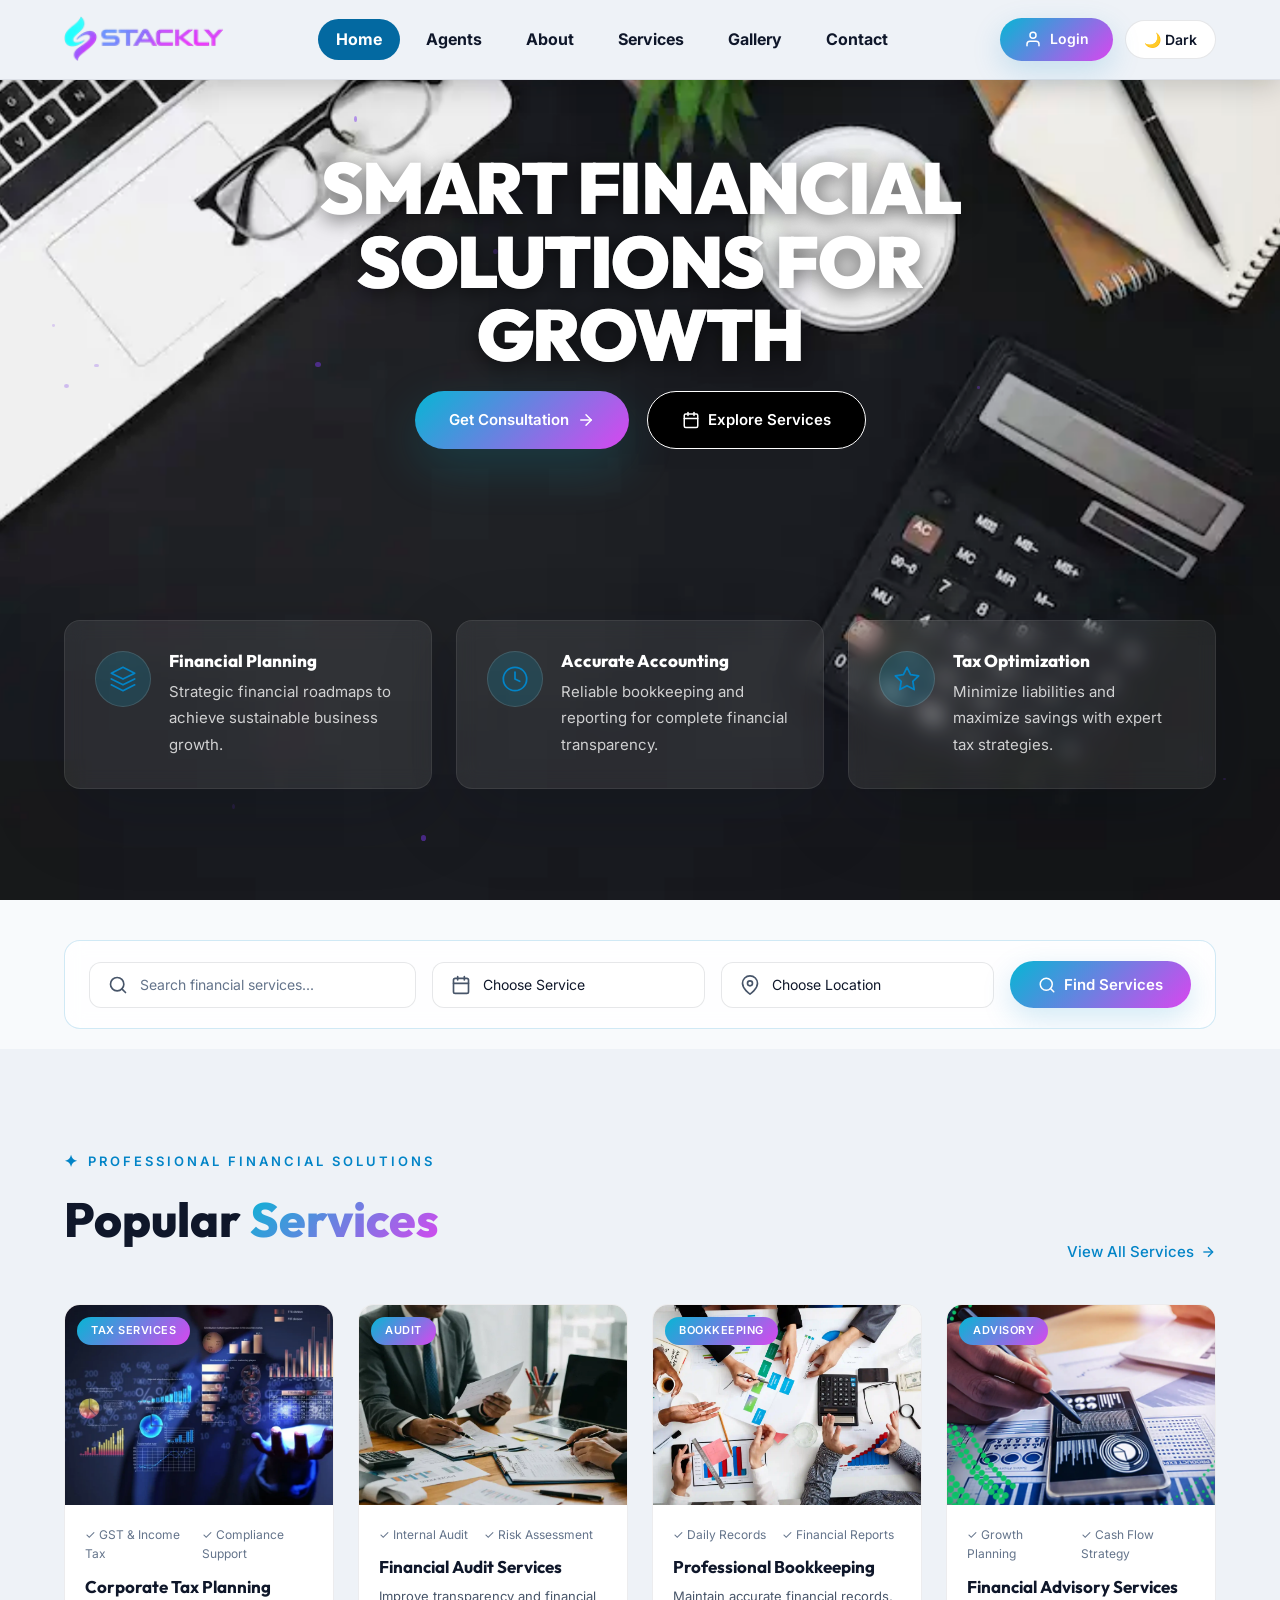
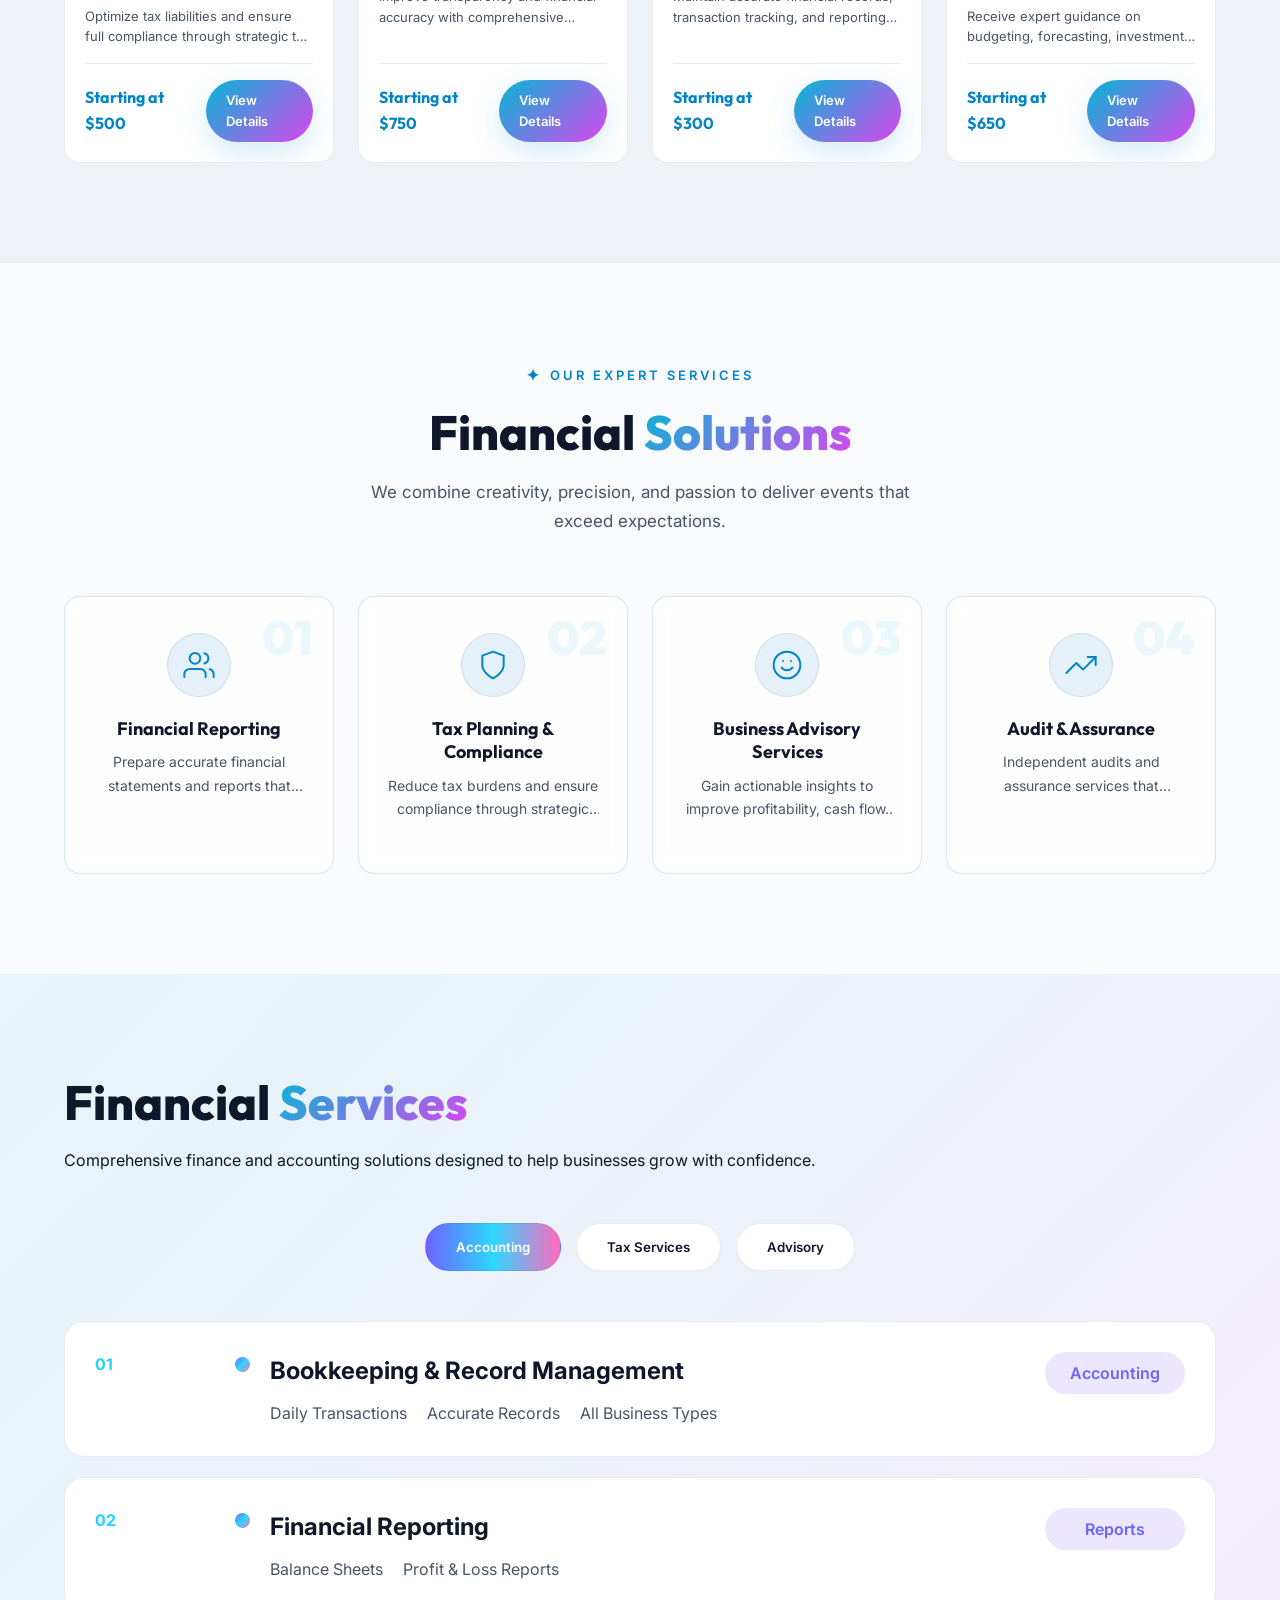
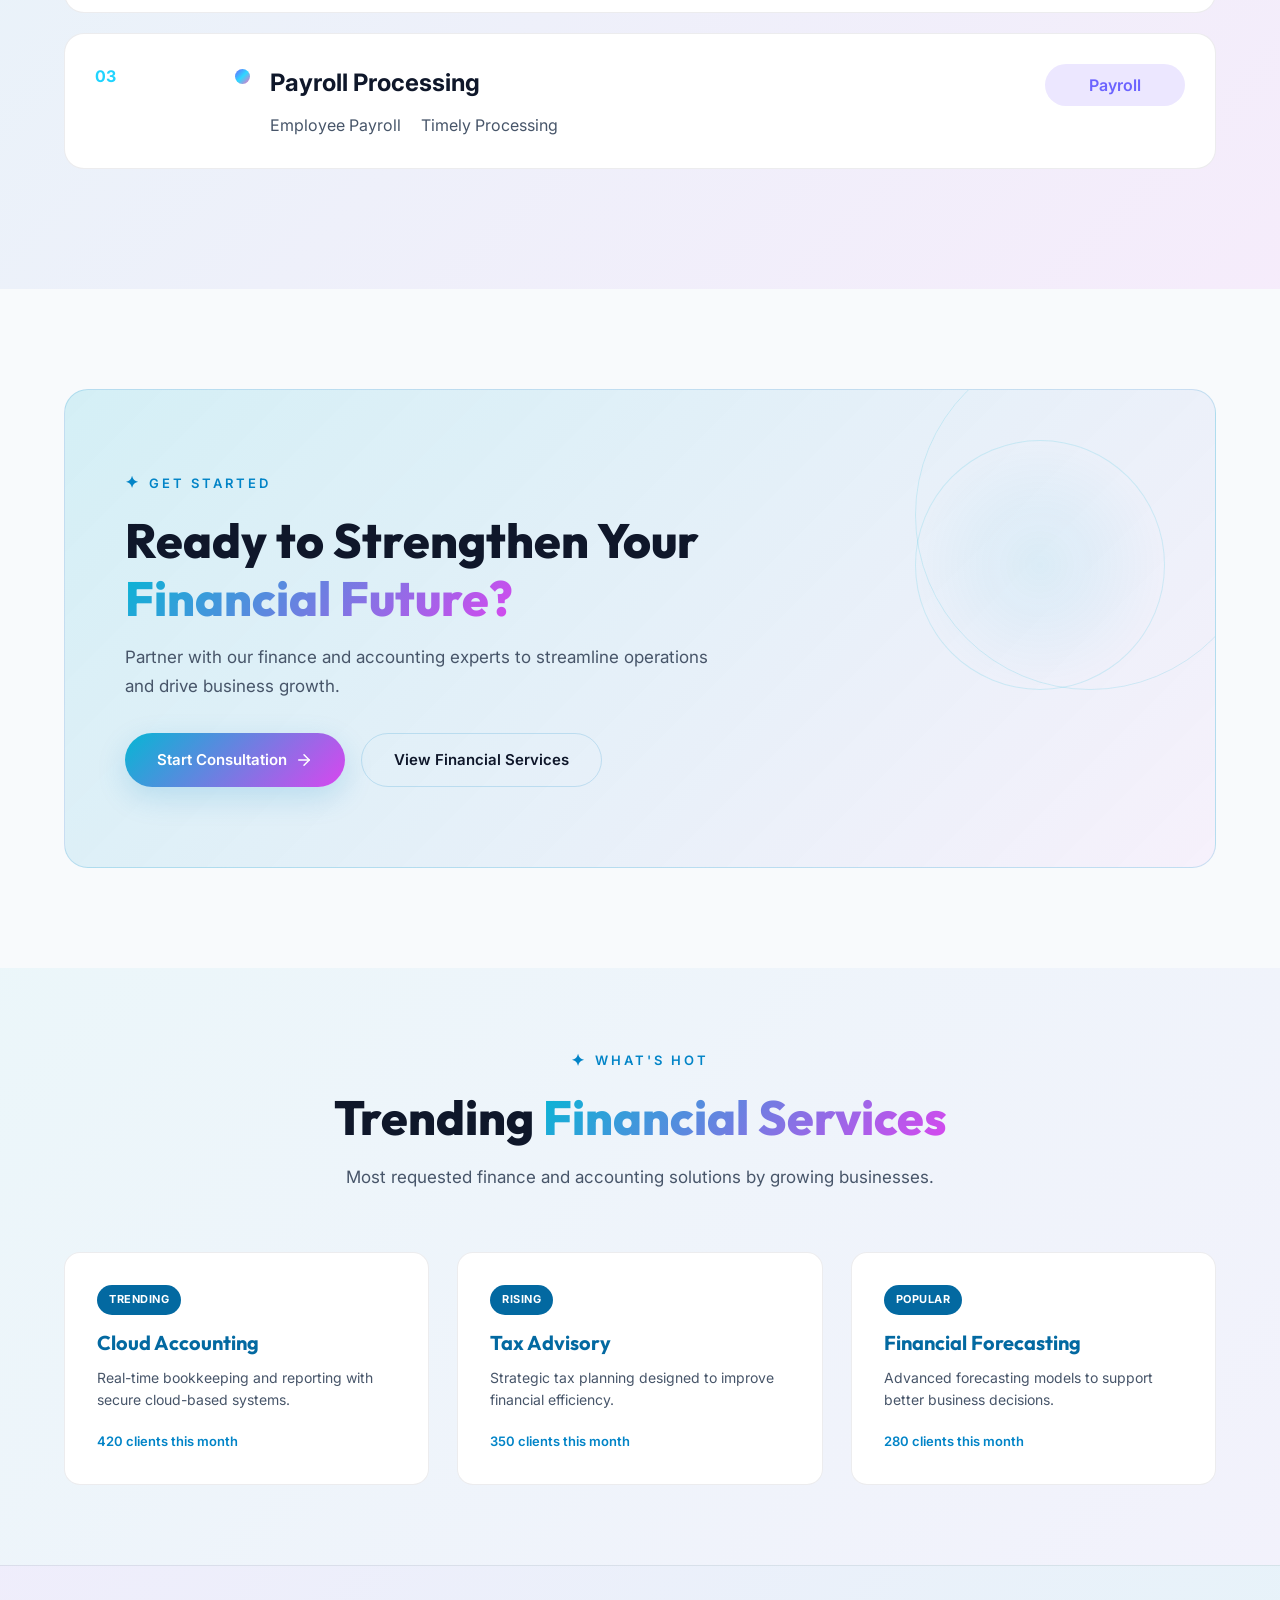
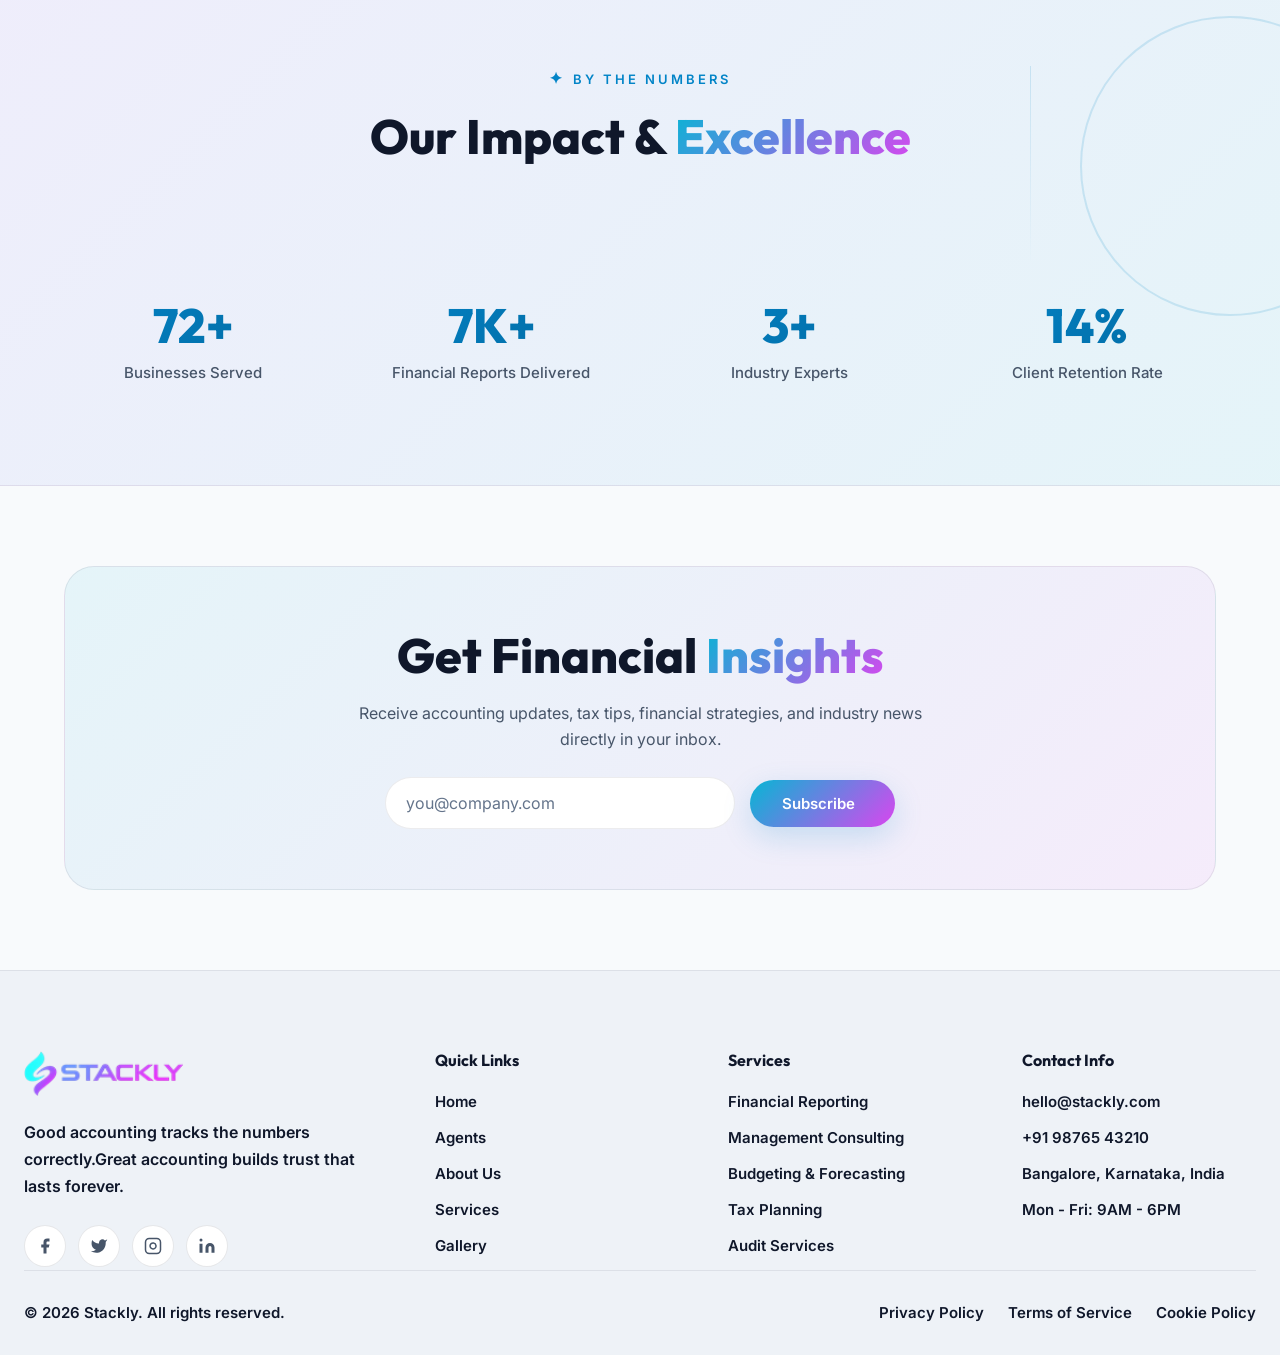
<file: index.html>
<!DOCTYPE html>
<html lang="en">
<head>
  <meta charset="UTF-8">
  <meta name="viewport" content="width=device-width, initial-scale=1.0">
  <meta name="description" content="Stackly - Premium Finance & Accounting Solutions. From dazzling weddings to groundbreaking corporate galas, we curate high-end, immersive occasions designed to captivate your audience.">
  <title>Stackly — Finance & Accounting Solutions</title>
  <link rel="stylesheet" href="css/common.css">
  <link rel="stylesheet" href="css/index.css">
  <link rel="icon" type="image/webp" href="assets/logo.webp">
</head>
<body>
  <!-- ======== NAVBAR ======== -->
  <nav class="navbar" id="navbar">
    <div class="nav-container">
      <a href="index.html" class="nav-logo">
        <img src="assets/logo.webp" alt="Stackly Logo" class="logo-img">
      </a>

      <div class="nav-links" id="navLinks">
        <a href="index.html" class="active">Home</a>
        <a href="events.html">Agents</a>
        <a href="about.html">About</a>
        <a href="services.html">Services</a>
        <a href="gallery.html">Gallery</a>
        <a href="contact.html">Contact</a>
        <a href="login.html" class="mobile-login">Login</a>
      </div>

      <div class="nav-right">
        <a href="login.html" class="btn-login">
          <svg viewBox="0 0 24 24" fill="none" stroke="currentColor" stroke-width="2" stroke-linecap="round" stroke-linejoin="round">
            <path d="M20 21v-2a4 4 0 0 0-4-4H8a4 4 0 0 0-4 4v2"/>
            <circle cx="12" cy="7" r="4"/>
          </svg>
          Login
        </a>
        <button class="menu-toggle" id="menuToggle" aria-label="Toggle menu">
          <span></span>
          <span></span>
          <span></span>
        </button>
      </div>
    </div>
  </nav>

  <div class="nav-overlay" id="navOverlay"></div>

  <!-- ======== HERO SECTION ======== -->
  <section class="hero" id="hero">
    <div class="hero-bg-image">
      <div class="slideshow-container">
        <div class="slide fade active">
          <img src="assets/h5.webp" alt="Premium Daytime Event" loading="lazy" decoding="async">
        </div>
        <div class="slide fade">
          <img src="assets/h7.webp" alt="Outdoor Celebration" loading="lazy" decoding="async">
        </div>
        <div class="slide fade">
          <img src="assets/h5.webp" alt="Wedding Reception" loading="lazy" decoding="async">
        </div>
        <div class="slide fade">
          <img src="assets/h7.webp" alt="Corporate Gathering" loading="lazy" decoding="async">
        </div>
      </div>
      <div class="hero-overlay"></div>
    </div>
    <div class="hero-bg-effects">
      <div class="hero-particles" id="heroParticles"></div>
    </div>
    <div class="container hero-container">
      <div class="hero-content">

<h1 class="hero-title">
  Smart Financial<br>
  <span class="gradient-text">Solutions for Growth</span>
</h1>


        <div class="hero-buttons">
          <a href="404.html" class="btn-primary">
            Get Consultation
            <svg width="18" height="18" viewBox="0 0 24 24" fill="none" stroke="currentColor" stroke-width="2" stroke-linecap="round" stroke-linejoin="round">
              <line x1="5" y1="12" x2="19" y2="12"/>
              <polyline points="12 5 19 12 12 19"/>
            </svg>
          </a>
          <a href="404.html" class="btn-secondary">
            <svg width="18" height="18" viewBox="0 0 24 24" fill="none" stroke="currentColor" stroke-width="2" stroke-linecap="round" stroke-linejoin="round">
              <rect x="3" y="4" width="18" height="18" rx="2" ry="2"/>
              <line x1="16" y1="2" x2="16" y2="6"/>
              <line x1="8" y1="2" x2="8" y2="6"/>
              <line x1="3" y1="10" x2="21" y2="10"/>
            </svg>
            Explore Services
          </a>
        </div>
       
      </div>
    </div>

    <!-- Feature Cards -->
    <div class="container">
      <div class="hero-features">
        <div class="feature-card glass-card animate-on-scroll">
          <div class="feature-icon">
            <svg width="28" height="28" viewBox="0 0 24 24" fill="none" stroke="currentColor" stroke-width="1.5" stroke-linecap="round" stroke-linejoin="round">
              <path d="M12 2L2 7l10 5 10-5-10-5z"/>
              <path d="M2 17l10 5 10-5"/>
              <path d="M2 12l10 5 10-5"/>
            </svg>
          </div>
          <div class="feature-text">
            <h3>Financial Planning</h3>
            <p>Strategic financial roadmaps to achieve sustainable business growth.</p>
          </div>
        </div>
        <div class="feature-card glass-card animate-on-scroll">
          <div class="feature-icon">
            <svg width="28" height="28" viewBox="0 0 24 24" fill="none" stroke="currentColor" stroke-width="1.5" stroke-linecap="round" stroke-linejoin="round">
              <circle cx="12" cy="12" r="10"/>
              <polyline points="12 6 12 12 16 14"/>
            </svg>
          </div>
          <div class="feature-text">
            <h3>Accurate Accounting</h3>
            <p>Reliable bookkeeping and reporting for complete financial transparency.</p>
          </div>
        </div>
        <div class="feature-card glass-card animate-on-scroll">
          <div class="feature-icon">
            <svg width="28" height="28" viewBox="0 0 24 24" fill="none" stroke="currentColor" stroke-width="1.5" stroke-linecap="round" stroke-linejoin="round">
              <polygon points="12 2 15.09 8.26 22 9.27 17 14.14 18.18 21.02 12 17.77 5.82 21.02 7 14.14 2 9.27 8.91 8.26 12 2"/>
            </svg>
          </div>
          <div class="feature-text">
            <h3>Tax Optimization</h3>
            <p>Minimize liabilities and maximize savings with expert tax strategies.</p>
          </div>
        </div>
      </div>
    </div>
  </section>

  <!-- ======== SEARCH BAR ======== -->
  <section class="search-section" id="eventSearchSection">
    <div class="container">
      <div class="search-bar glass-card">
        <div class="search-field">
          <svg width="20" height="20" viewBox="0 0 24 24" fill="none" stroke="currentColor" stroke-width="2" stroke-linecap="round" stroke-linejoin="round">
            <circle cx="11" cy="11" r="8"/>
            <line x1="21" y1="21" x2="16.65" y2="16.65"/>
          </svg>
         <input type="text" id="searchInput" placeholder="Search financial services...">
        </div>
        <div class="search-field">
          <svg width="20" height="20" viewBox="0 0 24 24" fill="none" stroke="currentColor" stroke-width="2" stroke-linecap="round" stroke-linejoin="round">
            <rect x="3" y="4" width="18" height="18" rx="2" ry="2"/>
            <line x1="16" y1="2" x2="16" y2="6"/>
            <line x1="8" y1="2" x2="8" y2="6"/>
            <line x1="3" y1="10" x2="21" y2="10"/>
          </svg>
          <select id="categorySelect">
            <option value="">Choose Service</option>
<option value="accounting">Accounting</option>
<option value="tax">Tax Planning</option>
<option value="audit">Audit Services</option>
<option value="consulting">Financial Consulting</option>
<option value="payroll">Payroll Services</option>
          </select>
        </div>
        <div class="search-field">
          <svg width="20" height="20" viewBox="0 0 24 24" fill="none" stroke="currentColor" stroke-width="2" stroke-linecap="round" stroke-linejoin="round">
            <path d="M21 10c0 7-9 13-9 13s-9-6-9-13a9 9 0 0 1 18 0z"/>
            <circle cx="12" cy="10" r="3"/>
          </svg>
          <select id="locationSelect">
            <option value="">Choose Location</option>
            <option value="new-york">New York</option>
            <option value="los-angeles">Los Angeles</option>
            <option value="chicago">Chicago</option>
            <option value="miami">Miami</option>
            <option value="london">London</option>
          </select>
        </div>
        <button class="btn-primary search-btn" id="searchBtn" onclick="window.location.href='404.html';">
          <svg width="18" height="18" viewBox="0 0 24 24" fill="none" stroke="currentColor" stroke-width="2" stroke-linecap="round" stroke-linejoin="round">
            <circle cx="11" cy="11" r="8"/>
            <line x1="21" y1="21" x2="16.65" y2="16.65"/>
          </svg>
          Find Services
        </button>
      </div>
    </div>
  </section>

<!-- ======== FEATURED SERVICES ======== -->
<section class="section featured-section" id="featuredEvents">
  <div class="container">
    <div class="section-top">
      <div>
        <span class="section-label"><span class="star">✦</span> PROFESSIONAL FINANCIAL SOLUTIONS</span>
        <h2 class="section-title">Popular <span>Services</span></h2>
      </div>
      <a href="events.html" class="view-all-link">
        View All Services
        <svg width="16" height="16" viewBox="0 0 24 24" fill="none" stroke="currentColor" stroke-width="2">
          <line x1="5" y1="12" x2="19" y2="12"/>
          <polyline points="12 5 19 12 12 19"/>
        </svg>
      </a>
    </div>

    <div class="events-grid">

      <!-- Tax Planning -->
      <div class="event-card animate-on-scroll">
        <div class="event-image">
          <img src="assets/d2.webp" alt="Tax Planning Services">
          <div class="event-badge">Tax Services</div>
        </div>

        <div class="event-content">
          <div class="event-meta">
            <span class="event-date">
              ✓ GST & Income Tax
            </span>
            <span class="event-location">
              ✓ Compliance Support
            </span>
          </div>

          <h3 class="event-title">Corporate Tax Planning</h3>

          <p class="event-desc">
            Optimize tax liabilities and ensure full compliance through strategic tax planning, GST filing, and regulatory support.
          </p>

          <div class="event-footer">
            <span class="event-price">Starting at $500</span>
            <a href="404.html" class="btn-small btn-primary">View Details</a>
          </div>
        </div>
      </div>

      <!-- Financial Audit -->
      <div class="event-card animate-on-scroll">
        <div class="event-image">
          <img src="assets/d3.webp" alt="Financial Audit">
          <div class="event-badge">Audit</div>
        </div>

        <div class="event-content">
          <div class="event-meta">
            <span class="event-date">
              ✓ Internal Audit
            </span>
            <span class="event-location">
              ✓ Risk Assessment
            </span>
          </div>

          <h3 class="event-title">Financial Audit Services</h3>

          <p class="event-desc">
            Improve transparency and financial accuracy with comprehensive auditing, reporting, and compliance reviews.
          </p>

          <div class="event-footer">
            <span class="event-price">Starting at $750</span>
            <a href="404.html" class="btn-small btn-primary">View Details</a>
          </div>
        </div>
      </div>

      <!-- Bookkeeping -->
      <div class="event-card animate-on-scroll">
        <div class="event-image">
          <img src="assets/d4.webp" alt="Bookkeeping">
          <div class="event-badge">Bookkeeping</div>
        </div>

        <div class="event-content">
          <div class="event-meta">
            <span class="event-date">
              ✓ Daily Records
            </span>
            <span class="event-location">
              ✓ Financial Reports
            </span>
          </div>

          <h3 class="event-title">Professional Bookkeeping</h3>

          <p class="event-desc">
            Maintain accurate financial records, transaction tracking, and reporting to support informed business decisions.
          </p>

          <div class="event-footer">
            <span class="event-price">Starting at $300</span>
            <a href="404.html" class="btn-small btn-primary">View Details</a>
          </div>
        </div>
      </div>

      <!-- Financial Advisory -->
      <div class="event-card animate-on-scroll">
        <div class="event-image">
          <img src="assets/d5.webp" alt="Financial Advisory">
          <div class="event-badge">Advisory</div>
        </div>

        <div class="event-content">
          <div class="event-meta">
            <span class="event-date">
              ✓ Growth Planning
            </span>
            <span class="event-location">
              ✓ Cash Flow Strategy
            </span>
          </div>

          <h3 class="event-title">Financial Advisory Services</h3>

          <p class="event-desc">
            Receive expert guidance on budgeting, forecasting, investments, and long-term financial growth strategies.
          </p>

          <div class="event-footer">
            <span class="event-price">Starting at $650</span>
            <a href="404.html" class="btn-small btn-primary">View Details</a>
          </div>
        </div>
      </div>

    </div>
  </div>
</section>
  <!-- ======== WHY CHOOSE US ======== -->
  <section class="section why-section" id="whyUs">
    <div class="container">
      <div class="section-header">
        <span class="section-label">
  <span class="star">✦</span>
  OUR EXPERT SERVICES
</span>

<h2 class="section-title">
  Financial <span>Solutions</span>
</h2>
        <p class="section-subtitle">We combine creativity, precision, and passion to deliver events that exceed expectations.</p>
      </div>

      <div class="why-grid">
        <div class="why-card glass-card animate-on-scroll">
          <div class="why-number">01</div>
          <div class="why-icon">
            <svg width="32" height="32" viewBox="0 0 24 24" fill="none" stroke="currentColor" stroke-width="1.5" stroke-linecap="round" stroke-linejoin="round">
              <path d="M17 21v-2a4 4 0 0 0-4-4H5a4 4 0 0 0-4 4v2"/>
              <circle cx="9" cy="7" r="4"/>
              <path d="M23 21v-2a4 4 0 0 0-3-3.87"/>
              <path d="M16 3.13a4 4 0 0 1 0 7.75"/>
            </svg>
          </div>
          <h3 class="event-title">Financial Reporting</h3>

<p class="event-desc">
Prepare accurate financial statements and reports that support informed decision-making and regulatory compliance.
</p>

        </div>

        <div class="why-card glass-card animate-on-scroll">
          <div class="why-number">02</div>
          <div class="why-icon">
            <svg width="32" height="32" viewBox="0 0 24 24" fill="none" stroke="currentColor" stroke-width="1.5" stroke-linecap="round" stroke-linejoin="round">
              <path d="M12 22s8-4 8-10V5l-8-3-8 3v7c0 6 8 10 8 10z"/>
            </svg>
          </div>
          <h3 class="event-title">Tax Planning & Compliance</h3>

<p class="event-desc">
Reduce tax burdens and ensure compliance through strategic planning and expert guidance.
</p>

        </div>

        <div class="why-card glass-card animate-on-scroll">
          <div class="why-number">03</div>
          <div class="why-icon">
            <svg width="32" height="32" viewBox="0 0 24 24" fill="none" stroke="currentColor" stroke-width="1.5" stroke-linecap="round" stroke-linejoin="round">
              <circle cx="12" cy="12" r="10"/>
              <path d="M8 14s1.5 2 4 2 4-2 4-2"/>
              <line x1="9" y1="9" x2="9.01" y2="9"/>
              <line x1="15" y1="9" x2="15.01" y2="9"/>
            </svg>
          </div>
         <h3 class="event-title">Business Advisory Services</h3>

<p class="event-desc">
Gain actionable insights to improve profitability, cash flow, and operational efficiency.
</p>
        </div>

        <div class="why-card glass-card animate-on-scroll">
          <div class="why-number">04</div>
          <div class="why-icon">
            <svg width="32" height="32" viewBox="0 0 24 24" fill="none" stroke="currentColor" stroke-width="1.5" stroke-linecap="round" stroke-linejoin="round">
              <polyline points="23 6 13.5 15.5 8.5 10.5 1 18"/>
              <polyline points="17 6 23 6 23 12"/>
            </svg>
          </div>
          <h3 class="event-title">Audit & Assurance</h3>

<p class="event-desc">
Independent audits and assurance services that strengthen stakeholder confidence.
</p>

        </div>
      </div>
    </div>
  </section>
<!-- ===> Finance & Accounting Schedule Section <=== -->
<section class="schedule-section" id="schedule">
  <div class="container">

    <h2 class="section-title">
      Financial <span class="grad-text">Services</span>
    </h2>

    <p class="section-sub">
      Comprehensive finance and accounting solutions designed to help businesses grow with confidence.
    </p>

    <div class="schedule-tabs">
      <button class="tab-btn active" onclick="showDay(0,this)">Accounting</button>
      <button class="tab-btn" onclick="showDay(1,this)">Tax Services</button>
      <button class="tab-btn" onclick="showDay(2,this)">Advisory</button>
    </div>

    <!-- Accounting -->
    <div class="schedule-list active" id="day0">

      <div class="sched-item">
        <div class="sched-time">01</div>
        <div class="sched-dot"></div>
        <div class="sched-info">
          <div class="sched-title">Bookkeeping & Record Management</div>
          <div class="sched-meta">
            <span><i class="fa-solid fa-file-invoice"></i> Daily Transactions</span>
            <span><i class="fa-solid fa-chart-line"></i> Accurate Records</span>
            <span><i class="fa-solid fa-users"></i> All Business Types</span>
          </div>
        </div>
        <a href="404.html" class="sched-badge">Accounting</a>
      </div>

      <div class="sched-item">
        <div class="sched-time">02</div>
        <div class="sched-dot"></div>
        <div class="sched-info">
          <div class="sched-title">Financial Reporting</div>
          <div class="sched-meta">
            <span><i class="fa-solid fa-file-lines"></i> Balance Sheets</span>
            <span><i class="fa-solid fa-chart-pie"></i> Profit & Loss Reports</span>
          </div>
        </div>
        <a href="404.html" class="sched-badge">Reports</a>
      </div>

      <div class="sched-item">
        <div class="sched-time">03</div>
        <div class="sched-dot"></div>
        <div class="sched-info">
          <div class="sched-title">Payroll Processing</div>
          <div class="sched-meta">
            <span><i class="fa-solid fa-money-check-dollar"></i> Employee Payroll</span>
            <span><i class="fa-solid fa-clock"></i> Timely Processing</span>
          </div>
        </div>
        <a href="404.html" class="sched-badge">Payroll</a>
      </div>

    </div>

    <!-- Tax Services -->
    <div class="schedule-list" id="day1">

      <div class="sched-item">
        <div class="sched-time">01</div>
        <div class="sched-dot"></div>
        <div class="sched-info">
          <div class="sched-title">Tax Planning & Strategy</div>
          <div class="sched-meta">
            <span><i class="fa-solid fa-calculator"></i> Tax Optimization</span>
            <span><i class="fa-solid fa-percent"></i> Reduce Liabilities</span>
          </div>
        </div>
        <a href="404.html" class="sched-badge">Tax</a>
      </div>

      <div class="sched-item">
        <div class="sched-time">02</div>
        <div class="sched-dot"></div>
        <div class="sched-info">
          <div class="sched-title">GST & Compliance Management</div>
          <div class="sched-meta">
            <span><i class="fa-solid fa-shield-halved"></i> Regulatory Compliance</span>
            <span><i class="fa-solid fa-file-circle-check"></i> Filing Support</span>
          </div>
        </div>
        <a href="404.html" class="sched-badge">Compliance</a>
      </div>

      <div class="sched-item">
        <div class="sched-time">03</div>
        <div class="sched-dot"></div>
        <div class="sched-info">
          <div class="sched-title">Corporate Tax Advisory</div>
          <div class="sched-meta">
            <span><i class="fa-solid fa-building"></i> Business Tax Solutions</span>
            <span><i class="fa-solid fa-chart-column"></i> Strategic Planning</span>
          </div>
        </div>
        <a href="404.html" class="sched-badge">Advisory</a>
      </div>

    </div>

    <!-- Advisory -->
    <div class="schedule-list" id="day2">

      <div class="sched-item">
        <div class="sched-time">01</div>
        <div class="sched-dot"></div>
        <div class="sched-info">
          <div class="sched-title">Business Financial Consulting</div>
          <div class="sched-meta">
            <span><i class="fa-solid fa-briefcase"></i> Growth Strategies</span>
            <span><i class="fa-solid fa-chart-line"></i> Financial Insights</span>
          </div>
        </div>
        <a href="404.html" class="sched-badge">Consulting</a>
      </div>

      <div class="sched-item">
        <div class="sched-time">02</div>
        <div class="sched-dot"></div>
        <div class="sched-info">
          <div class="sched-title">Budgeting & Forecasting</div>
          <div class="sched-meta">
            <span><i class="fa-solid fa-wallet"></i> Budget Planning</span>
            <span><i class="fa-solid fa-chart-area"></i> Revenue Forecasting</span>
          </div>
        </div>
        <a href="404.html" class="sched-badge">Forecasting</a>
      </div>

      <div class="sched-item">
        <div class="sched-time">03</div>
        <div class="sched-dot"></div>
        <div class="sched-info">
          <div class="sched-title">Audit & Assurance Services</div>
          <div class="sched-meta">
            <span><i class="fa-solid fa-magnifying-glass-chart"></i> Internal Audits</span>
            <span><i class="fa-solid fa-circle-check"></i> Risk Assessment</span>
          </div>
        </div>
        <a href="404.html" class="sched-badge">Audit</a>
      </div>

    </div>

  </div>
</section>

  <!-- ======== CTA SECTION ======== -->
  <section class="cta-section">
    <div class="container">
      <div class="cta-card">
        <div class="cta-content">
          <span class="section-label"><span class="star">✦</span> GET STARTED</span>
         <h2 class="section-title">
Ready to Strengthen Your <span>Financial Future?</span>
</h2>

<p class="section-subtitle">
Partner with our finance and accounting experts to streamline operations and drive business growth.
</p>
          <div class="cta-buttons">
            <a href="404.html" class="btn-primary">
              Start Consultation
              <svg width="18" height="18" viewBox="0 0 24 24" fill="none" stroke="currentColor" stroke-width="2" stroke-linecap="round" stroke-linejoin="round">
                <line x1="5" y1="12" x2="19" y2="12"/>
                <polyline points="12 5 19 12 12 19"/>
              </svg>
            </a>
            <a href="404.html" class="btn-secondary">View Financial Services</a>
          </div>
        </div>
        <div class="cta-decoration">
          <div class="cta-circle"></div>
          <div class="cta-circle cta-circle-2"></div>
        </div>
      </div>
    </div>
  </section>

  <!-- ======== TRENDING EVENTS ======== -->
  <section class="section trending-section">
    <div class="container">
      <div class="section-header">
        <span class="section-label"><span class="star">✦</span> WHAT'S HOT</span>
        <h2 class="section-title">
Trending <span>Financial Services</span>
</h2>

<p class="section-subtitle">
Most requested finance and accounting solutions by growing businesses.
</p>
      </div>
      <div class="trending-grid">
        <div class="trending-card animate-on-scroll">
          <div class="trending-badge">TRENDING</div>
          <h3>Cloud Accounting</h3>
<p>Real-time bookkeeping and reporting with secure cloud-based systems.</p>
<div class="trending-stats">420 clients this month</div>
         
        </div>
        <div class="trending-card animate-on-scroll">
          <div class="trending-badge">RISING</div>
          <h3>Tax Advisory</h3>
<p>Strategic tax planning designed to improve financial efficiency.</p>
<div class="trending-stats">350 clients this month</div>
        </div>
        <div class="trending-card animate-on-scroll">
          <div class="trending-badge">POPULAR</div>
          <h3>Financial Forecasting</h3>
<p>Advanced forecasting models to support better business decisions.</p>
<div class="trending-stats">280 clients this month</div>
        </div>
      </div>
    </div>
  </section>

  <!-- ======== STATS ======== -->
  <section class="section stats-section">
    <div class="container">
      <div class="stats-content">
        <div class="section-header">
          <span class="section-label"><span class="star">✦</span> BY THE NUMBERS</span>
          <h2 class="section-title">Our Impact & <span>Excellence</span></h2>
        </div>
        <div class="stats-metrics">
          <div class="stat-metric animate-on-scroll">
            <div class="stat-number" data-target="500" data-suffix="+">0+</div>
            <p class="stat-label">Businesses Served</p>
          </div>
          <div class="stat-metric animate-on-scroll">
            <div class="stat-number" data-target="50000" data-suffix="+">0+</div>
            <p class="stat-label">Financial Reports Delivered</p>
          </div>
          <div class="stat-metric animate-on-scroll">
            <div class="stat-number" data-target="25" data-suffix="+">0+</div>
            <p class="stat-label">Industry Experts</p>
          </div>
          <div class="stat-metric animate-on-scroll">
            <div class="stat-number" data-target="98" data-suffix="%">0%</div>
            <p class="stat-label">Client Retention Rate</p>
          </div>
        </div>
      </div>
      <div class="stats-decoration">
        <div class="decoration-circle"></div>
        <div class="decoration-line"></div>
      </div>
    </div>
  </section>
 <!-- Newsletter -->
<section class="newsletter-section">
  <div class="container">
    <div class="newsletter reveal">
     <h2 class="section-title">
Get Financial <span class="grad-text">Insights</span>
</h2>

<p class="newsletter-subtitle">
Receive accounting updates, tax tips, financial strategies, and industry news directly in your inbox.
</p>

      <form class="news-form" action="404.html" method="get">
        <input
          type="email"
          name="email"
          required
          placeholder="you@company.com"
        />

        <button class="btn btn-primary" type="submit">
          Subscribe <i class="fa-solid fa-arrow-right"></i>
        </button>
      </form>
    </div>
  </div>
</section>

  <!-- ======== FOOTER ======== -->
  <footer class="footer">
    <div class="container">
      <div class="footer-grid">
        <div class="footer-brand">
          <a href="index.html" class="nav-logo">
            <img src="assets/logo.webp" alt="Stackly Logo" class="logo-img"></a>
          <p>Good accounting tracks the numbers correctly.Great accounting builds trust that lasts forever.</p>
          <div class="footer-socials">
            <a href="404.html" aria-label="Facebook">
              <svg width="18" height="18" viewBox="0 0 24 24" fill="currentColor"><path d="M18 2h-3a5 5 0 0 0-5 5v3H7v4h3v8h4v-8h3l1-4h-4V7a1 1 0 0 1 1-1h3z"/></svg>
            </a>
            <a href="404.html" aria-label="Twitter">
              <svg width="18" height="18" viewBox="0 0 24 24" fill="currentColor"><path d="M23 3a10.9 10.9 0 0 1-3.14 1.53 4.48 4.48 0 0 0-7.86 3v1A10.66 10.66 0 0 1 3 4s-4 9 5 13a11.64 11.64 0 0 1-7 2c9 5 20 0 20-11.5a4.5 4.5 0 0 0-.08-.83A7.72 7.72 0 0 0 23 3z"/></svg>
            </a>
            <a href="404.html" aria-label="Instagram">
              <svg width="18" height="18" viewBox="0 0 24 24" fill="none" stroke="currentColor" stroke-width="2"><rect x="2" y="2" width="20" height="20" rx="5" ry="5"/><path d="M16 11.37A4 4 0 1 1 12.63 8 4 4 0 0 1 16 11.37z"/><line x1="17.5" y1="6.5" x2="17.51" y2="6.5"/></svg>
            </a>
            <a href="404.html" aria-label="LinkedIn">
              <svg width="18" height="18" viewBox="0 0 24 24" fill="currentColor"><path d="M16 8a6 6 0 0 1 6 6v7h-4v-7a2 2 0 0 0-2-2 2 2 0 0 0-2 2v7h-4v-7a6 6 0 0 1 6-6z"/><rect x="2" y="9" width="4" height="12"/><circle cx="4" cy="4" r="2"/></svg>
            </a>
          </div>
        </div>
        <div class="footer-column">
          <h4>Quick Links</h4>
          <ul>
            <li><a href="index.html">Home</a></li>
            <li><a href="events.html">Agents</a></li>
            <li><a href="about.html">About Us</a></li>
            <li><a href="services.html">Services</a></li>
            <li><a href="gallery.html">Gallery</a></li>
          </ul>
        </div>
        <div class="footer-column">
          <h4>Services</h4>
          <ul>
            <li><a href="404.html">Financial Reporting</a></li>
            <li><a href="404.html">Management Consulting</a></li>
            <li><a href="404.html">Budgeting & Forecasting</a></li>
            <li><a href="404.html">Tax Planning</a></li>
            <li><a href="404.html">Audit Services</a></li>
          </ul>
        </div>
        <div class="footer-column">
          <h4>Contact Info</h4>
          <ul>
            <li>hello@stackly.com</li>
            <li>+91 98765 43210</li>
            <li>Bangalore, Karnataka, India</li>
            <li>Mon - Fri: 9AM - 6PM</li>
          </ul>
        </div>
      </div>
      <div class="footer-bottom">
        <p>&copy; 2026 Stackly. All rights reserved.</p>
        <div class="footer-bottom-links">
          <a href="404.html">Privacy Policy</a>
          <a href="404.html">Terms of Service</a>
          <a href="404.html">Cookie Policy</a>
        </div>
      </div>
    </div>
  </footer>

  <!-- Back to Top -->
  <button class="back-to-top" id="backToTop" aria-label="Back to top">
    <svg width="20" height="20" viewBox="0 0 24 24" fill="none" stroke="currentColor" stroke-width="2.5" stroke-linecap="round" stroke-linejoin="round">
      <polyline points="18 15 12 9 6 15"/>
    </svg>
  </button>

  <script src="js/script.js"></script>
  <script>
    // Index-specific: Stats counter animation
    document.addEventListener('DOMContentLoaded', () => {
      const statNumbers = document.querySelectorAll('.stat-number');
      const statsObserver = new IntersectionObserver((entries) => {
        entries.forEach(entry => {
          if (entry.isIntersecting) {
            const el = entry.target;
            const target = parseInt(el.dataset.target);
            const suffix = el.dataset.suffix || '';
            animateCounter(el, target, 2000);
            el.dataset.suffix = suffix;
            statsObserver.unobserve(el);
          }
        });
      }, { threshold: 0.5 });

      statNumbers.forEach(el => statsObserver.observe(el));

      // Hero particles
      createParticles(document.getElementById('heroParticles'), 15);

      // Search button
      document.getElementById('searchBtn')?.addEventListener('click', () => {
        const query = document.getElementById('searchInput').value;
        const category = document.getElementById('categorySelect').value;
        const location = document.getElementById('locationSelect').value;
        
        if (!query && !category && !location) {
          showToast('Please enter a search term or select a filter');
          return;
        }
        window.location.href = `events.html?search=${encodeURIComponent(query)}&category=${category}&location=${location}`;
      });

      // Favorite buttons
      document.querySelectorAll('.event-fav').forEach(btn => {
        btn.addEventListener('click', () => {
          btn.classList.toggle('active');
          const isFav = btn.classList.contains('active');
          if (isFav) {
            btn.querySelector('svg').setAttribute('fill', 'var(--accent-light)');
            showToast('Added to favorites ♥');
          } else {
            btn.querySelector('svg').setAttribute('fill', 'none');
            showToast('Removed from favorites');
          }
        });
      });
    });
  </script>
</body>
</html>
</file>
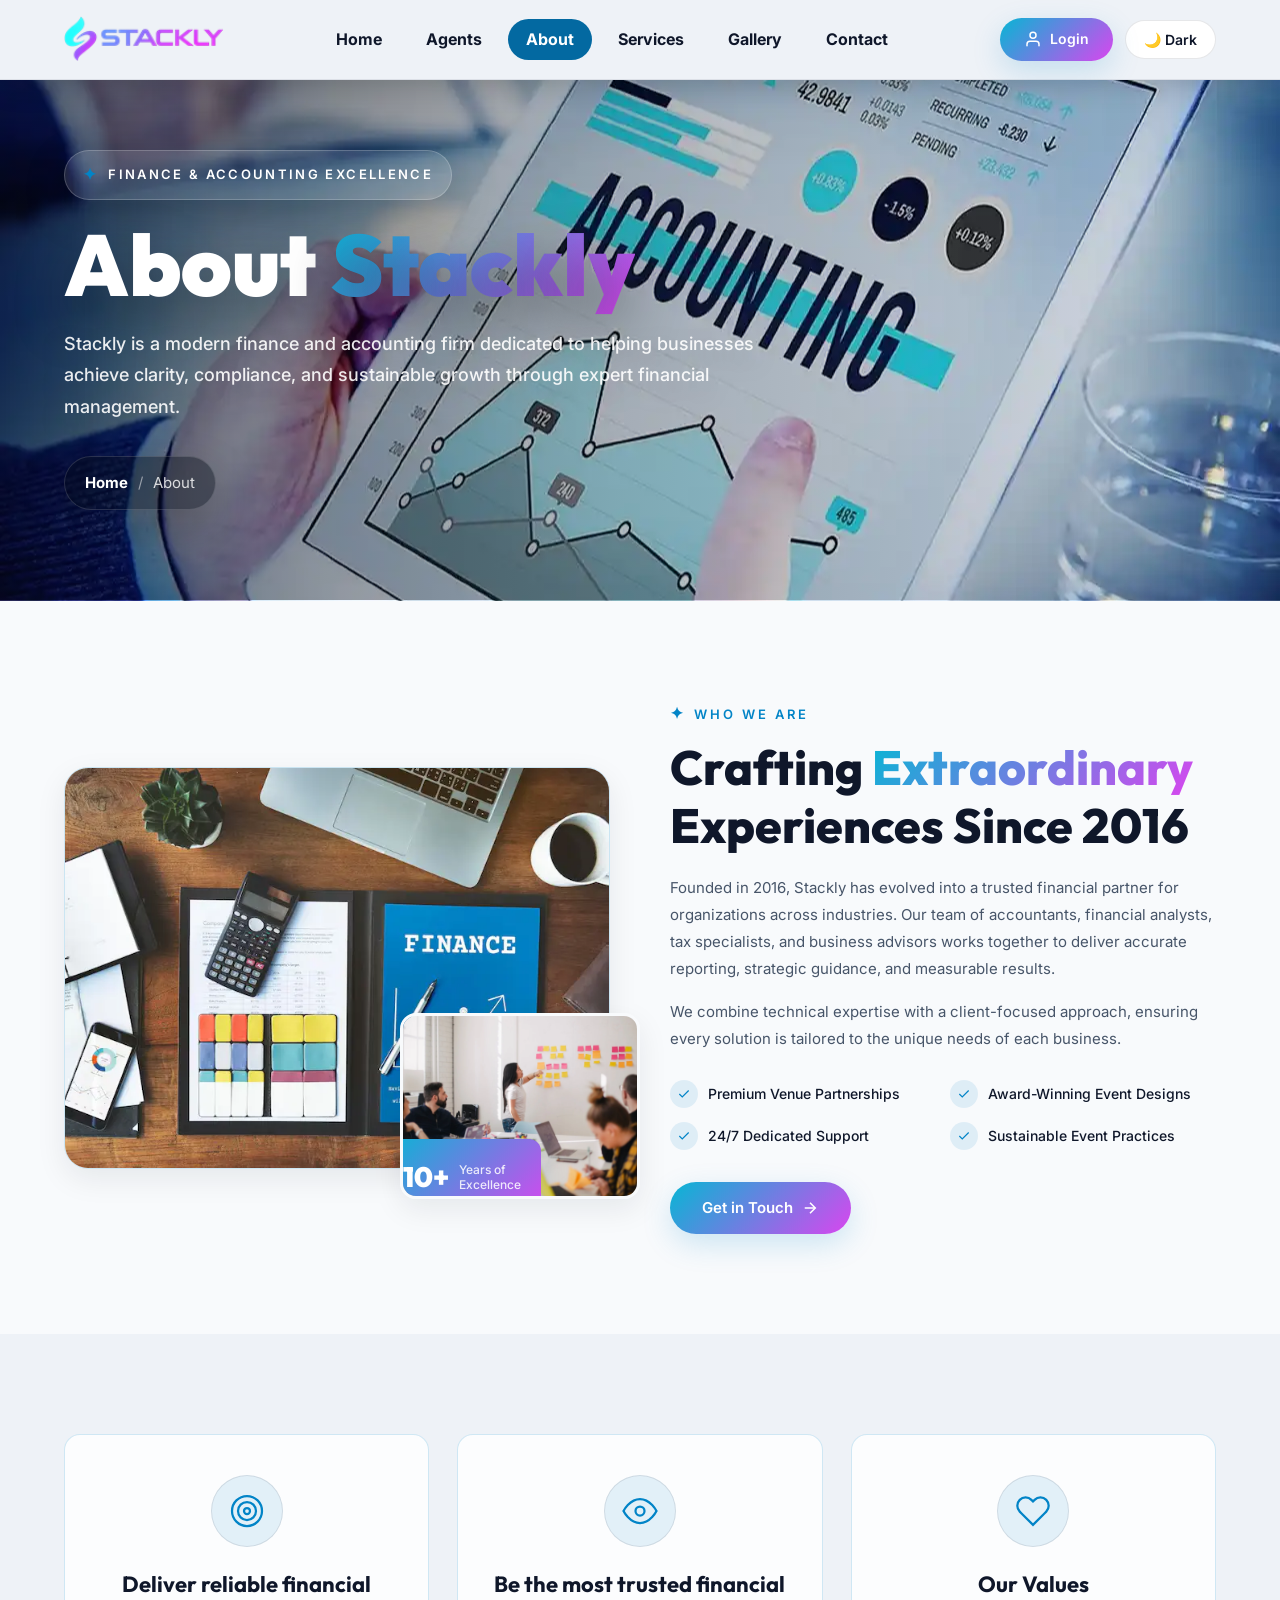
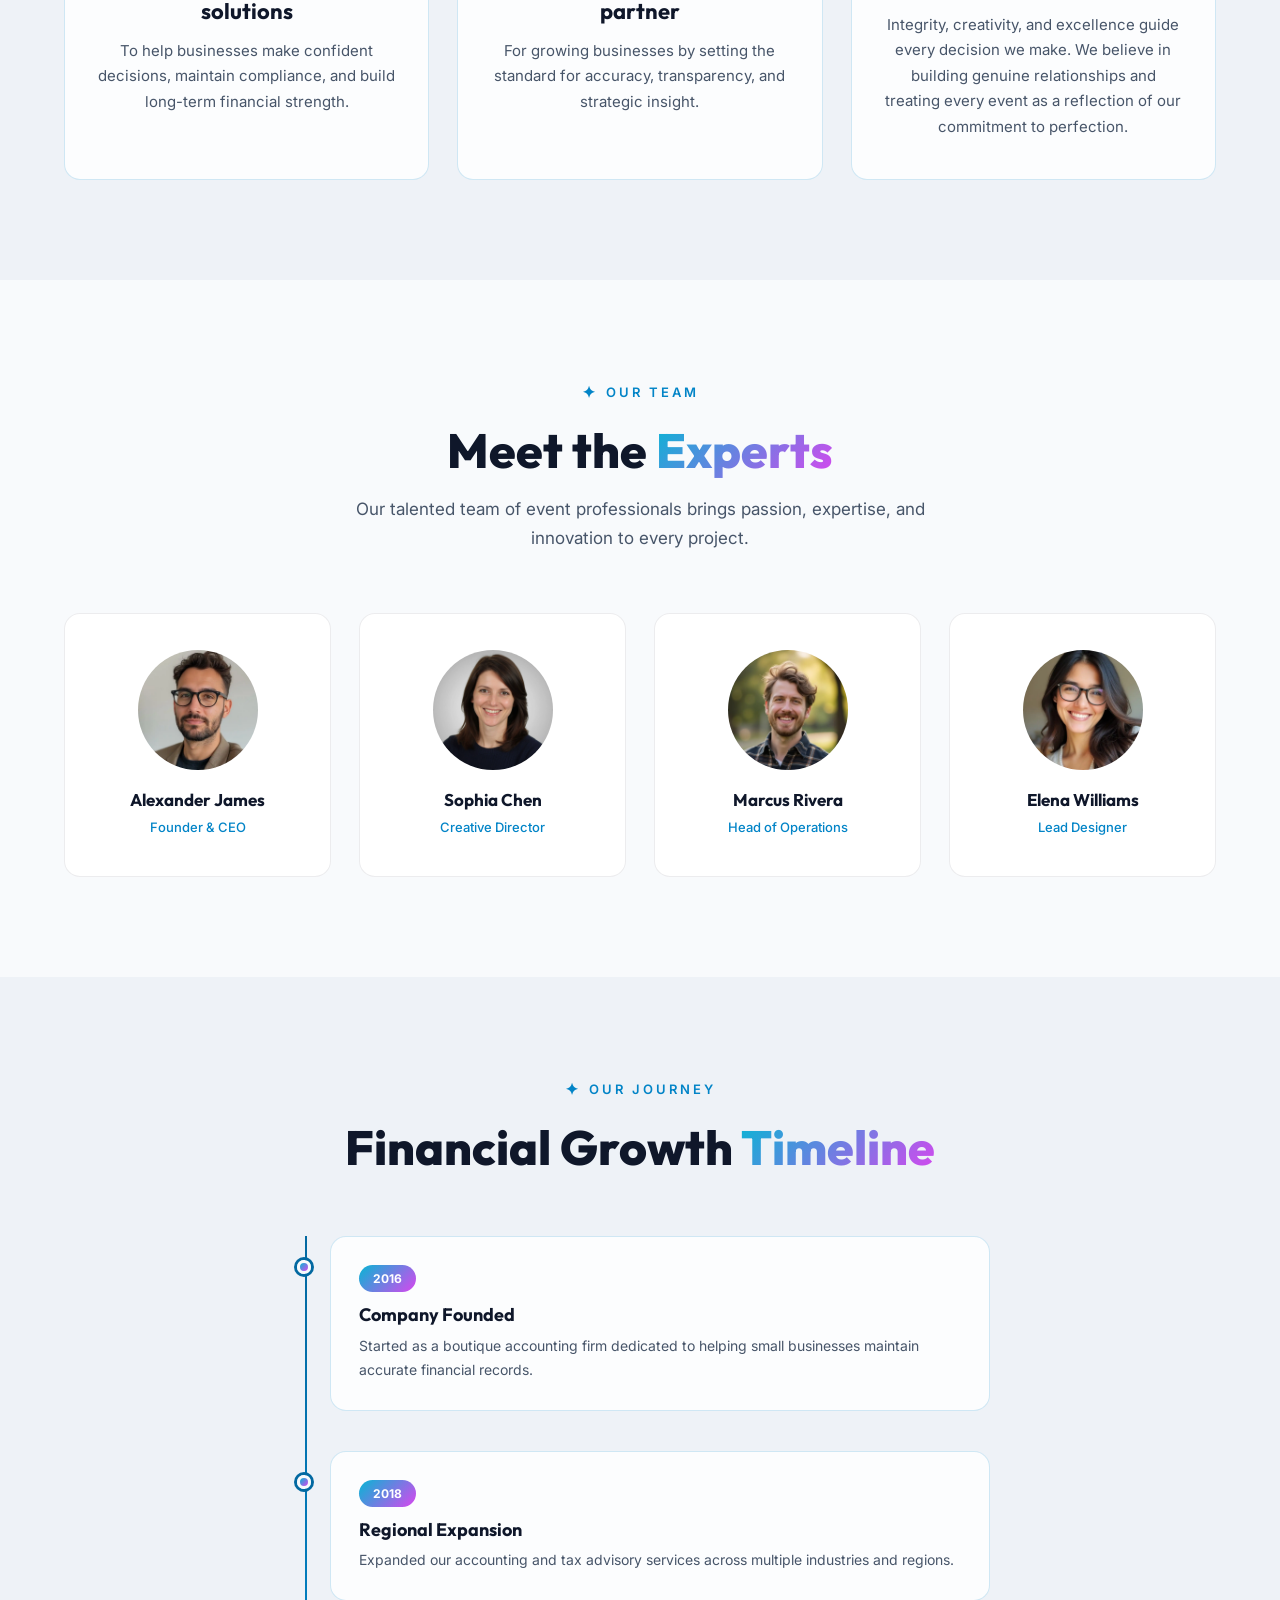
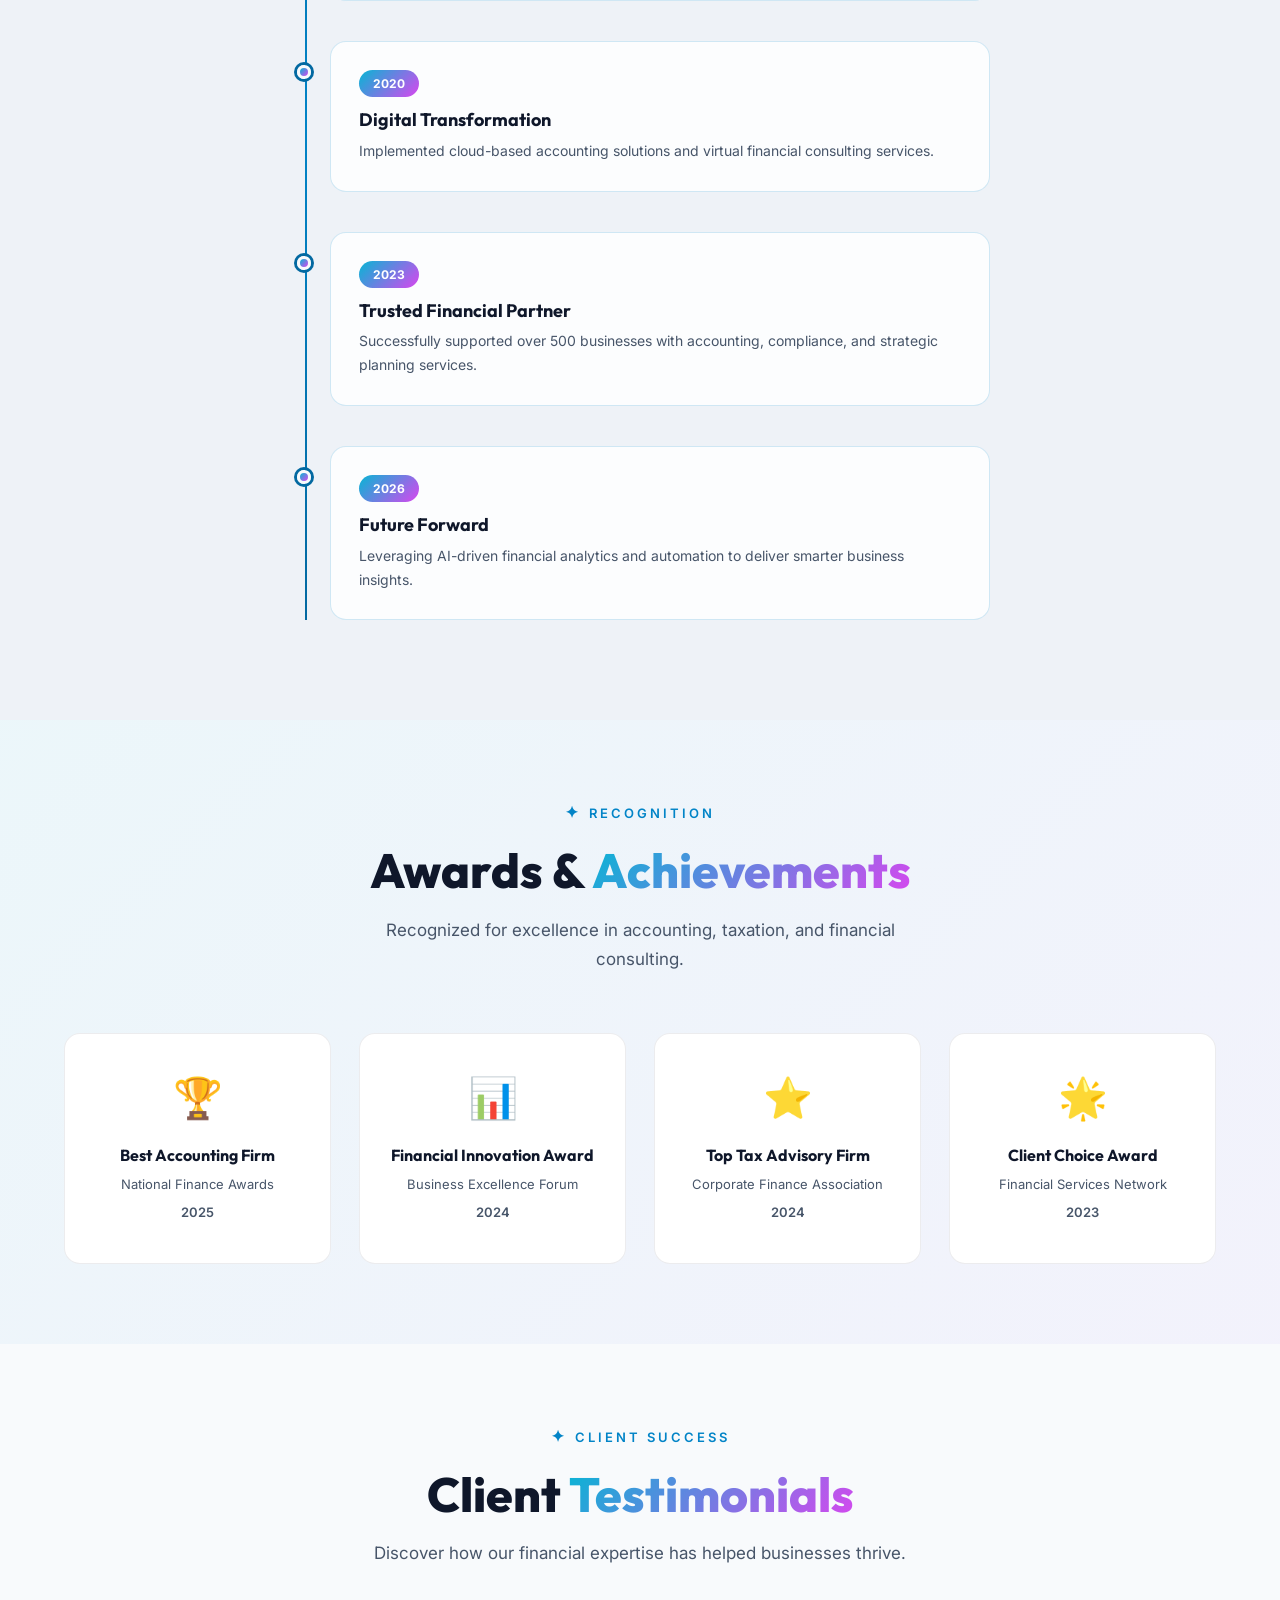
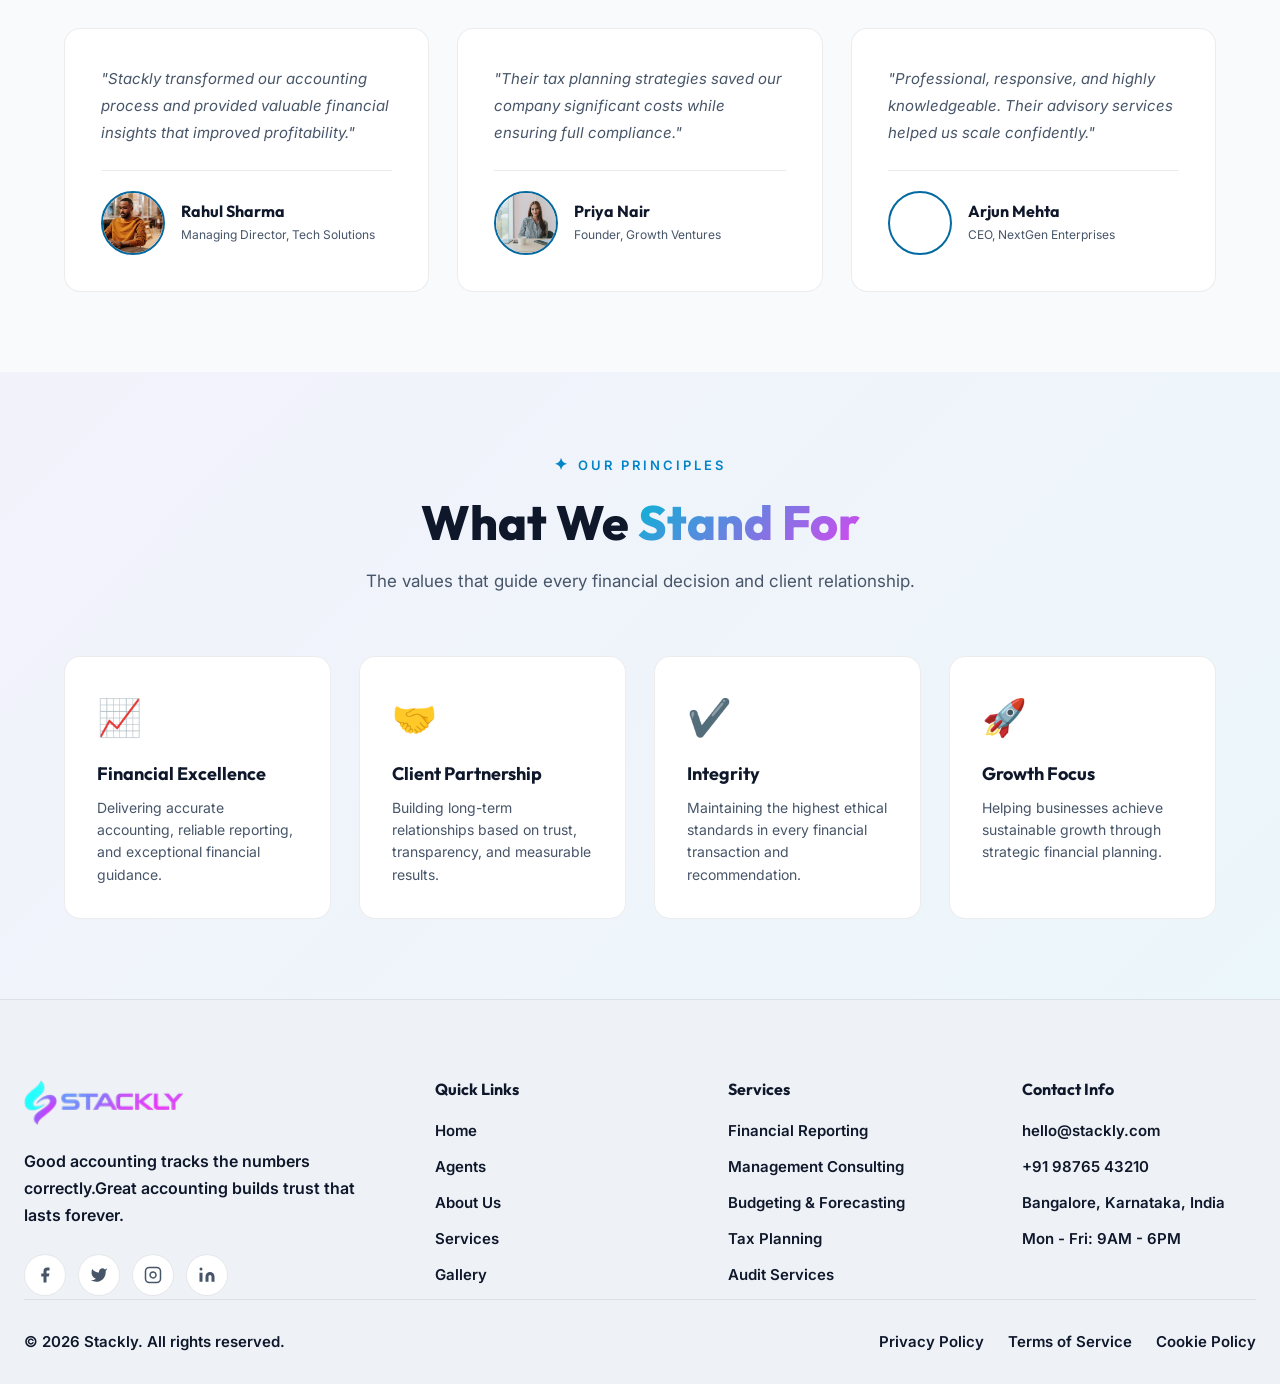
<file: about.html>
<!DOCTYPE html>
<html lang="en">
<head>
  <meta charset="UTF-8">
  <meta name="viewport" content="width=device-width, initial-scale=1.0">
  <meta name="description" content="Learn about Stackly — a premium event management company dedicated to creating unforgettable experiences.">
  <title>About Us — Stackly</title>
  <link rel="stylesheet" href="css/common.css">
  <link rel="stylesheet" href="css/about.css">
  <link rel="icon" type="image/webp" href="assets/logo.webp">
</head>
<body>

  <!-- ======== NAVBAR ======== -->
  <nav class="navbar" id="navbar">
    <div class="nav-container">
      <a href="index.html" class="nav-logo">
        <img src="assets/logo.webp" alt="Stackly Logo" class="logo-img"></a>
      <div class="nav-links" id="navLinks">
        <a href="index.html">Home</a>
        <a href="events.html">Agents</a>
        <a href="about.html" class="active">About</a>
        <a href="services.html">Services</a>
        <a href="gallery.html">Gallery</a>
        <a href="contact.html">Contact</a>
        <a href="login.html" class="mobile-login">Login</a>
      </div>
      <div class="nav-right">
        <a href="login.html" class="btn-login">
          <svg viewBox="0 0 24 24" fill="none" stroke="currentColor" stroke-width="2" stroke-linecap="round" stroke-linejoin="round"><path d="M20 21v-2a4 4 0 0 0-4-4H8a4 4 0 0 0-4 4v2"/><circle cx="12" cy="7" r="4"/></svg>
          Login
        </a>
        <button class="menu-toggle" id="menuToggle" aria-label="Toggle menu"><span></span><span></span><span></span></button>
      </div>
    </div>
  </nav>
  <div class="nav-overlay" id="navOverlay"></div>

  <!-- ======== PAGE HERO ======== -->
  <section class="page-hero">
    <div class="container">
      <span class="section-label"><span class="star">✦</span> FINANCE & ACCOUNTING EXCELLENCE</span>
      <h1 class="section-title">About <span>Stackly</span></h1>
      <p class="section-subtitle" style="margin: 0 auto;">Stackly is a modern finance and accounting firm dedicated to helping businesses achieve clarity, compliance, and sustainable growth through expert financial management.</p>
      <div class="breadcrumb">
        <a href="index.html">Home</a>
        <span class="separator">/</span>
        <span>About</span>
      </div>
    </div>
  </section>

  <!-- ======== ABOUT STORY ======== -->
  <section class="section about-story">
    <div class="container">
      <div class="story-grid">
        <div class="story-images animate-on-scroll">
          <div class="story-img-main">
            <img src="assets/hero-1.webp" alt="Stackly Event Team">
          </div>
          <div class="story-img-accent">
            <img src="assets/tech-summit.webp" alt="Event Planning">
            <div class="experience-badge">
              <span class="exp-number">10+</span>
              <span class="exp-text">Years of<br>Excellence</span>
            </div>
          </div>
        </div>
        <div class="story-content animate-on-scroll">
          <span class="section-label"><span class="star">✦</span> WHO WE ARE</span>
          <h2 class="section-title">Crafting <span>Extraordinary</span> Experiences Since 2016</h2>
          <p>Founded in 2016, Stackly has evolved into a trusted financial partner for organizations across industries. Our team of accountants, financial analysts, tax specialists, and business advisors works together to deliver accurate reporting, strategic guidance, and measurable results.</p>
          <p>We combine technical expertise with a client-focused approach, ensuring every solution is tailored to the unique needs of each business.</p>
          <div class="story-highlights">
            <div class="highlight-item">
              <div class="highlight-icon">
                <svg width="24" height="24" viewBox="0 0 24 24" fill="none" stroke="currentColor" stroke-width="2"><polyline points="20 6 9 17 4 12"/></svg>
              </div>
              <span>Premium Venue Partnerships</span>
            </div>
            <div class="highlight-item">
              <div class="highlight-icon">
                <svg width="24" height="24" viewBox="0 0 24 24" fill="none" stroke="currentColor" stroke-width="2"><polyline points="20 6 9 17 4 12"/></svg>
              </div>
              <span>Award-Winning Event Designs</span>
            </div>
            <div class="highlight-item">
              <div class="highlight-icon">
                <svg width="24" height="24" viewBox="0 0 24 24" fill="none" stroke="currentColor" stroke-width="2"><polyline points="20 6 9 17 4 12"/></svg>
              </div>
              <span>24/7 Dedicated Support</span>
            </div>
            <div class="highlight-item">
              <div class="highlight-icon">
                <svg width="24" height="24" viewBox="0 0 24 24" fill="none" stroke="currentColor" stroke-width="2"><polyline points="20 6 9 17 4 12"/></svg>
              </div>
              <span>Sustainable Event Practices</span>
            </div>
          </div>
          <a href="404.html" class="btn-primary">
            Get in Touch
            <svg width="18" height="18" viewBox="0 0 24 24" fill="none" stroke="currentColor" stroke-width="2"><line x1="5" y1="12" x2="19" y2="12"/><polyline points="12 5 19 12 12 19"/></svg>
          </a>
        </div>
      </div>
    </div>
  </section>

  <!-- ======== MISSION & VISION ======== -->
  <section class="section mission-section">
    <div class="container">
      <div class="mission-grid">
        <div class="mission-card glass-card animate-on-scroll">
          <div class="mission-icon">
            <svg width="36" height="36" viewBox="0 0 24 24" fill="none" stroke="currentColor" stroke-width="1.5">
              <circle cx="12" cy="12" r="10"/>
              <circle cx="12" cy="12" r="6"/>
              <circle cx="12" cy="12" r="2"/>
            </svg>
          </div>
          <h3>Deliver reliable financial solutions</h3>
          <p>To help businesses make confident decisions, maintain compliance, and build long-term financial strength.</p>
        </div>
        <div class="mission-card glass-card animate-on-scroll">
          <div class="mission-icon">
            <svg width="36" height="36" viewBox="0 0 24 24" fill="none" stroke="currentColor" stroke-width="1.5">
              <path d="M1 12s4-8 11-8 11 8 11 8-4 8-11 8-11-8-11-8z"/>
              <circle cx="12" cy="12" r="3"/>
            </svg>
          </div>
          <h3>Be the most trusted financial partner</h3>
          <p>For growing businesses by setting the standard for accuracy, transparency, and strategic insight.</p>
        </div>
        <div class="mission-card glass-card animate-on-scroll">
          <div class="mission-icon">
            <svg width="36" height="36" viewBox="0 0 24 24" fill="none" stroke="currentColor" stroke-width="1.5">
              <path d="M20.84 4.61a5.5 5.5 0 0 0-7.78 0L12 5.67l-1.06-1.06a5.5 5.5 0 0 0-7.78 7.78l1.06 1.06L12 21.23l7.78-7.78 1.06-1.06a5.5 5.5 0 0 0 0-7.78z"/>
            </svg>
          </div>
          <h3>Our Values</h3>
          <p>Integrity, creativity, and excellence guide every decision we make. We believe in building genuine relationships and treating every event as a reflection of our commitment to perfection.</p>
        </div>
      </div>
    </div>
  </section>

  <!-- ======== TEAM ======== -->
  <section class="section team-section">
    <div class="container">
      <div class="section-header">
        <span class="section-label"><span class="star">✦</span> OUR TEAM</span>
        <h2 class="section-title">Meet the <span>Experts</span></h2>
        <p class="section-subtitle">Our talented team of event professionals brings passion, expertise, and innovation to every project.</p>
      </div>

      <div class="team-grid">
        <div class="team-card animate-on-scroll">
          <div class="team-avatar">
            <div class="avatar-placeholder"><img src="assets/a3.webp"></div>
            <div class="team-social">
              <a href="404.html" aria-label="LinkedIn"><svg width="16" height="16" viewBox="0 0 24 24" fill="currentColor"><path d="M16 8a6 6 0 0 1 6 6v7h-4v-7a2 2 0 0 0-2-2 2 2 0 0 0-2 2v7h-4v-7a6 6 0 0 1 6-6z"/><rect x="2" y="9" width="4" height="12"/><circle cx="4" cy="4" r="2"/></svg></a>
              <a href="404.html" aria-label="Twitter"><svg width="16" height="16" viewBox="0 0 24 24" fill="currentColor"><path d="M23 3a10.9 10.9 0 0 1-3.14 1.53 4.48 4.48 0 0 0-7.86 3v1A10.66 10.66 0 0 1 3 4s-4 9 5 13a11.64 11.64 0 0 1-7 2c9 5 20 0 20-11.5a4.5 4.5 0 0 0-.08-.83A7.72 7.72 0 0 0 23 3z"/></svg></a>
            </div>
          </div>
          <h4>Alexander James</h4>
          <span>Founder & CEO</span>
        </div>

        <div class="team-card animate-on-scroll">
          <div class="team-avatar">
            <div class="avatar-placeholder"><img src="assets/a1.webp"></div>
            <div class="team-social">
              <a href="404.html" aria-label="LinkedIn"><svg width="16" height="16" viewBox="0 0 24 24" fill="currentColor"><path d="M16 8a6 6 0 0 1 6 6v7h-4v-7a2 2 0 0 0-2-2 2 2 0 0 0-2 2v7h-4v-7a6 6 0 0 1 6-6z"/><rect x="2" y="9" width="4" height="12"/><circle cx="4" cy="4" r="2"/></svg></a>
              <a href="404.html" aria-label="Twitter"><svg width="16" height="16" viewBox="0 0 24 24" fill="currentColor"><path d="M23 3a10.9 10.9 0 0 1-3.14 1.53 4.48 4.48 0 0 0-7.86 3v1A10.66 10.66 0 0 1 3 4s-4 9 5 13a11.64 11.64 0 0 1-7 2c9 5 20 0 20-11.5a4.5 4.5 0 0 0-.08-.83A7.72 7.72 0 0 0 23 3z"/></svg></a>
            </div>
          </div>
          <h4>Sophia Chen</h4>
          <span>Creative Director</span>
        </div>

        <div class="team-card animate-on-scroll">
          <div class="team-avatar">
            <div class="avatar-placeholder"><img src="assets/a4.webp"></div>
            <div class="team-social">
              <a href="404.html" aria-label="LinkedIn"><svg width="16" height="16" viewBox="0 0 24 24" fill="currentColor"><path d="M16 8a6 6 0 0 1 6 6v7h-4v-7a2 2 0 0 0-2-2 2 2 0 0 0-2 2v7h-4v-7a6 6 0 0 1 6-6z"/><rect x="2" y="9" width="4" height="12"/><circle cx="4" cy="4" r="2"/></svg></a>
              <a href="404.html" aria-label="Twitter"><svg width="16" height="16" viewBox="0 0 24 24" fill="currentColor"><path d="M23 3a10.9 10.9 0 0 1-3.14 1.53 4.48 4.48 0 0 0-7.86 3v1A10.66 10.66 0 0 1 3 4s-4 9 5 13a11.64 11.64 0 0 1-7 2c9 5 20 0 20-11.5a4.5 4.5 0 0 0-.08-.83A7.72 7.72 0 0 0 23 3z"/></svg></a>
            </div>
          </div>
          <h4>Marcus Rivera</h4>
          <span>Head of Operations</span>
        </div>

        <div class="team-card animate-on-scroll">
          <div class="team-avatar">
            <div class="avatar-placeholder"><img src="assets/a2.webp"></div>
            <div class="team-social">
              <a href="404.html" aria-label="LinkedIn"><svg width="16" height="16" viewBox="0 0 24 24" fill="currentColor"><path d="M16 8a6 6 0 0 1 6 6v7h-4v-7a2 2 0 0 0-2-2 2 2 0 0 0-2 2v7h-4v-7a6 6 0 0 1 6-6z"/><rect x="2" y="9" width="4" height="12"/><circle cx="4" cy="4" r="2"/></svg></a>
              <a href="404.html" aria-label="Twitter"><svg width="16" height="16" viewBox="0 0 24 24" fill="currentColor"><path d="M23 3a10.9 10.9 0 0 1-3.14 1.53 4.48 4.48 0 0 0-7.86 3v1A10.66 10.66 0 0 1 3 4s-4 9 5 13a11.64 11.64 0 0 1-7 2c9 5 20 0 20-11.5a4.5 4.5 0 0 0-.08-.83A7.72 7.72 0 0 0 23 3z"/></svg></a>
            </div>
          </div>
          <h4>Elena Williams</h4>
          <span>Lead Designer</span>
        </div>
      </div>
    </div>
  </section>

  <!-- ======== TIMELINE ======== -->
  <section class="section timeline-section">
  <div class="container">
    <div class="section-header">
      <span class="section-label"><span class="star">✦</span> OUR JOURNEY</span>
      <h2 class="section-title">Financial Growth <span>Timeline</span></h2>
    </div>

    <div class="timeline">
      <div class="timeline-item animate-on-scroll">
        <div class="timeline-dot"></div>
        <div class="timeline-content glass-card">
          <span class="timeline-year">2016</span>
          <h4>Company Founded</h4>
          <p>Started as a boutique accounting firm dedicated to helping small businesses maintain accurate financial records.</p>
        </div>
      </div>

      <div class="timeline-item animate-on-scroll">
        <div class="timeline-dot"></div>
        <div class="timeline-content glass-card">
          <span class="timeline-year">2018</span>
          <h4>Regional Expansion</h4>
          <p>Expanded our accounting and tax advisory services across multiple industries and regions.</p>
        </div>
      </div>

      <div class="timeline-item animate-on-scroll">
        <div class="timeline-dot"></div>
        <div class="timeline-content glass-card">
          <span class="timeline-year">2020</span>
          <h4>Digital Transformation</h4>
          <p>Implemented cloud-based accounting solutions and virtual financial consulting services.</p>
        </div>
      </div>

      <div class="timeline-item animate-on-scroll">
        <div class="timeline-dot"></div>
        <div class="timeline-content glass-card">
          <span class="timeline-year">2023</span>
          <h4>Trusted Financial Partner</h4>
          <p>Successfully supported over 500 businesses with accounting, compliance, and strategic planning services.</p>
        </div>
      </div>

      <div class="timeline-item animate-on-scroll">
        <div class="timeline-dot"></div>
        <div class="timeline-content glass-card">
          <span class="timeline-year">2026</span>
          <h4>Future Forward</h4>
          <p>Leveraging AI-driven financial analytics and automation to deliver smarter business insights.</p>
        </div>
      </div>
    </div>
  </div>
</section>

  <!-- ======== AWARDS & RECOGNITION ======== -->
  <section class="section awards-section">
  <div class="container">
    <div class="section-header">
      <span class="section-label"><span class="star">✦</span> RECOGNITION</span>
      <h2 class="section-title">Awards & <span>Achievements</span></h2>
      <p class="section-subtitle">
        Recognized for excellence in accounting, taxation, and financial consulting.
      </p>
    </div>

    <div class="awards-grid">
      <div class="award-card animate-on-scroll">
        <div class="award-icon">🏆</div>
        <h4>Best Accounting Firm</h4>
        <p>National Finance Awards</p>
        <p class="award-year">2025</p>
      </div>

      <div class="award-card animate-on-scroll">
        <div class="award-icon">📊</div>
        <h4>Financial Innovation Award</h4>
        <p>Business Excellence Forum</p>
        <p class="award-year">2024</p>
      </div>

      <div class="award-card animate-on-scroll">
        <div class="award-icon">⭐</div>
        <h4>Top Tax Advisory Firm</h4>
        <p>Corporate Finance Association</p>
        <p class="award-year">2024</p>
      </div>

      <div class="award-card animate-on-scroll">
        <div class="award-icon">🌟</div>
        <h4>Client Choice Award</h4>
        <p>Financial Services Network</p>
        <p class="award-year">2023</p>
      </div>
    </div>
  </div>
</section>

  <!-- ======== CLIENT TESTIMONIALS ======== -->
  <section class="section client-testimonials-section">
  <div class="container">
    <div class="section-header">
      <span class="section-label"><span class="star">✦</span> CLIENT SUCCESS</span>
      <h2 class="section-title">Client <span>Testimonials</span></h2>
      <p class="section-subtitle">
        Discover how our financial expertise has helped businesses thrive.
      </p>
    </div>

    <div class="testimonials-carousel">
      <div class="testimonial-card-featured animate-on-scroll">
        <p class="testimonial-quote">
          "Stackly transformed our accounting process and provided valuable financial insights that improved profitability."
        </p>
        <div class="testimonial-footer">
          <div class="testimonial-avatar"><img src="assets/m1.webp" alt="Rahul Sharma" loading="lazy" decoding="async"></div>
          <div>
            <h5>Rahul Sharma</h5>
            <p>Managing Director, Tech Solutions</p>
          </div>
        </div>
      </div>

      <div class="testimonial-card-featured animate-on-scroll">
        <p class="testimonial-quote">
          "Their tax planning strategies saved our company significant costs while ensuring full compliance."
        </p>
        <div class="testimonial-footer">
          <div class="testimonial-avatar"><img src="assets/w5.webp" alt="Priya Nair" loading="lazy" decoding="async"></div>
          <div>
            <h5>Priya Nair</h5>
            <p>Founder, Growth Ventures</p>
          </div>
        </div>
      </div>

      <div class="testimonial-card-featured animate-on-scroll">
        <p class="testimonial-quote">
          "Professional, responsive, and highly knowledgeable. Their advisory services helped us scale confidently."
        </p>
        <div class="testimonial-footer">
          <div class="testimonial-avatar"><img src="assets/m7.webp" alt="Arjun Mehta" loading="lazy" decoding="async"></div>
          <div>
            <h5>Arjun Mehta</h5>
            <p>CEO, NextGen Enterprises</p>
          </div>
        </div>
      </div>
    </div>
  </div>
</section>

  <!-- ======== COMPANY VALUES ======== -->
  <section class="section values-section">
  <div class="container">
    <div class="section-header">
      <span class="section-label"><span class="star">✦</span> OUR PRINCIPLES</span>
      <h2 class="section-title">What We <span>Stand For</span></h2>
      <p class="section-subtitle">
        The values that guide every financial decision and client relationship.
      </p>
    </div>

    <div class="values-grid">

      <div class="value-card animate-on-scroll">
        <div class="value-icon">📈</div>
        <h4>Financial Excellence</h4>
        <p>Delivering accurate accounting, reliable reporting, and exceptional financial guidance.</p>
      </div>

      <div class="value-card animate-on-scroll">
        <div class="value-icon">🤝</div>
        <h4>Client Partnership</h4>
        <p>Building long-term relationships based on trust, transparency, and measurable results.</p>
      </div>

      <div class="value-card animate-on-scroll">
        <div class="value-icon">✔️</div>
        <h4>Integrity</h4>
        <p>Maintaining the highest ethical standards in every financial transaction and recommendation.</p>
      </div>

      <div class="value-card animate-on-scroll">
        <div class="value-icon">🚀</div>
        <h4>Growth Focus</h4>
        <p>Helping businesses achieve sustainable growth through strategic financial planning.</p>
      </div>

    </div>
  </div>
</section>
<!-- ======== FOOTER ======== -->
  <footer class="footer">
    <div class="container">
      <div class="footer-grid">
        <div class="footer-brand">
          <a href="index.html" class="nav-logo">
            <img src="assets/logo.webp" alt="Stackly Logo" class="logo-img"></a>
          <p>Good accounting tracks the numbers correctly.Great accounting builds trust that lasts forever.</p>
          <div class="footer-socials">
            <a href="404.html" aria-label="Facebook">
              <svg width="18" height="18" viewBox="0 0 24 24" fill="currentColor"><path d="M18 2h-3a5 5 0 0 0-5 5v3H7v4h3v8h4v-8h3l1-4h-4V7a1 1 0 0 1 1-1h3z"/></svg>
            </a>
            <a href="404.html" aria-label="Twitter">
              <svg width="18" height="18" viewBox="0 0 24 24" fill="currentColor"><path d="M23 3a10.9 10.9 0 0 1-3.14 1.53 4.48 4.48 0 0 0-7.86 3v1A10.66 10.66 0 0 1 3 4s-4 9 5 13a11.64 11.64 0 0 1-7 2c9 5 20 0 20-11.5a4.5 4.5 0 0 0-.08-.83A7.72 7.72 0 0 0 23 3z"/></svg>
            </a>
            <a href="404.html" aria-label="Instagram">
              <svg width="18" height="18" viewBox="0 0 24 24" fill="none" stroke="currentColor" stroke-width="2"><rect x="2" y="2" width="20" height="20" rx="5" ry="5"/><path d="M16 11.37A4 4 0 1 1 12.63 8 4 4 0 0 1 16 11.37z"/><line x1="17.5" y1="6.5" x2="17.51" y2="6.5"/></svg>
            </a>
            <a href="404.html" aria-label="LinkedIn">
              <svg width="18" height="18" viewBox="0 0 24 24" fill="currentColor"><path d="M16 8a6 6 0 0 1 6 6v7h-4v-7a2 2 0 0 0-2-2 2 2 0 0 0-2 2v7h-4v-7a6 6 0 0 1 6-6z"/><rect x="2" y="9" width="4" height="12"/><circle cx="4" cy="4" r="2"/></svg>
            </a>
          </div>
        </div>
        <div class="footer-column">
          <h4>Quick Links</h4>
          <ul>
            <li><a href="index.html">Home</a></li>
            <li><a href="events.html">Agents</a></li>
            <li><a href="about.html">About Us</a></li>
            <li><a href="services.html">Services</a></li>
            <li><a href="gallery.html">Gallery</a></li>
          </ul>
        </div>
        <div class="footer-column">
          <h4>Services</h4>
          <ul>
            <li><a href="404.html">Financial Reporting</a></li>
            <li><a href="404.html">Management Consulting</a></li>
            <li><a href="404.html">Budgeting & Forecasting</a></li>
            <li><a href="404.html">Tax Planning</a></li>
            <li><a href="404.html">Audit Services</a></li>
          </ul>
        </div>
        <div class="footer-column">
          <h4>Contact Info</h4>
          <ul>
            <li>hello@stackly.com</li>
            <li>+91 98765 43210</li>
            <li>Bangalore, Karnataka, India</li>
            <li>Mon - Fri: 9AM - 6PM</li>
          </ul>
        </div>
      </div>
      <div class="footer-bottom">
        <p>&copy; 2026 Stackly. All rights reserved.</p>
        <div class="footer-bottom-links">
          <a href="404.html">Privacy Policy</a>
          <a href="404.html">Terms of Service</a>
          <a href="404.html">Cookie Policy</a>
        </div>
      </div>
    </div>
  </footer>

  <button class="back-to-top" id="backToTop" aria-label="Back to top">
    <svg width="20" height="20" viewBox="0 0 24 24" fill="none" stroke="currentColor" stroke-width="2.5"><polyline points="18 15 12 9 6 15"/></svg>
  </button>

  <script src="js/script.js"></script>
</body>
</html>
</file>
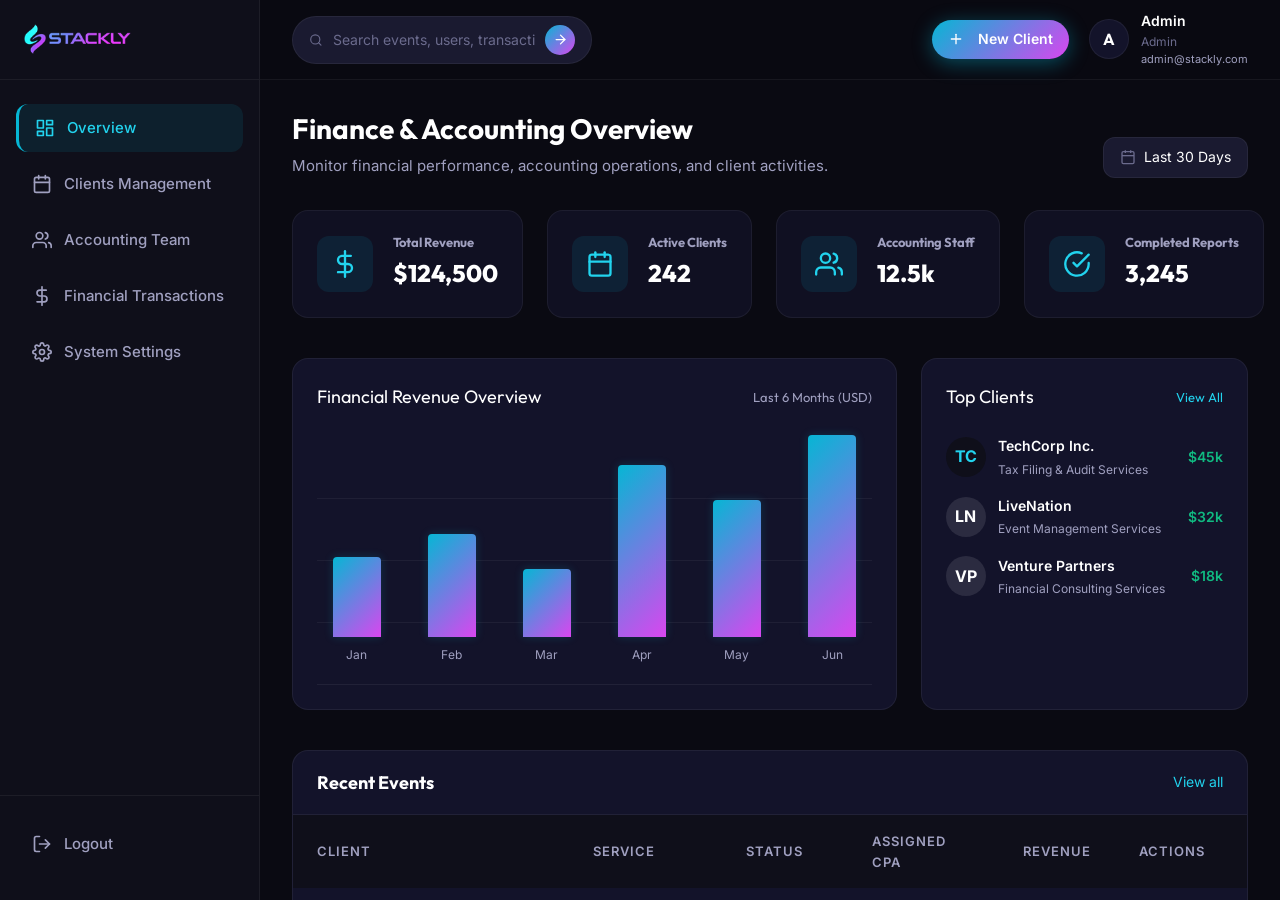
<file: admindashboard.html>
<!DOCTYPE html>
<html lang="en">
<head>
  <meta charset="UTF-8">
  <meta name="viewport" content="width=device-width, initial-scale=1.0">
  <title>Admin Dashboard | Stackly</title>
  <link rel="stylesheet" href="css/common.css">
  <link rel="stylesheet" href="css/admindashboard.css">
  <link rel="icon" type="image/webp" href="assets/logo.webp">
</head>
<body class="dashboard-body">

  <!-- Sidebar -->
  <aside class="sidebar" id="sidebar">
    <div class="sidebar-header">
      <a href="index.html" class="sidebar-logo">
        <img src="assets/logo.webp" alt="Stackly Logo" class="logo-img">
      </a>
      <button class="sidebar-close-btn" id="sidebarClose">
        <svg viewBox="0 0 24 24" fill="none" stroke="currentColor" stroke-width="2"><line x1="18" y1="6" x2="6" y2="18"/><line x1="6" y1="6" x2="18" y2="18"/></svg>
      </button>
    </div>
    
    <nav class="sidebar-nav">
      <a href="#" class="nav-item active" data-target="overview">
        <svg viewBox="0 0 24 24" fill="none" stroke="currentColor" stroke-width="2" stroke-linecap="round" stroke-linejoin="round"><rect x="3" y="3" width="7" height="9"/><rect x="14" y="3" width="7" height="5"/><rect x="14" y="12" width="7" height="9"/><rect x="3" y="16" width="7" height="5"/></svg>
        Overview
      </a>
      <a href="#" class="nav-item" data-target="events">
        <svg viewBox="0 0 24 24" fill="none" stroke="currentColor" stroke-width="2" stroke-linecap="round" stroke-linejoin="round"><rect x="3" y="4" width="18" height="18" rx="2" ry="2"/><line x1="16" y1="2" x2="16" y2="6"/><line x1="8" y1="2" x2="8" y2="6"/><line x1="3" y1="10" x2="21" y2="10"/></svg>
        Clients Management
      </a>
      <a href="#" class="nav-item" data-target="users">
        <svg viewBox="0 0 24 24" fill="none" stroke="currentColor" stroke-width="2" stroke-linecap="round" stroke-linejoin="round"><path d="M17 21v-2a4 4 0 0 0-4-4H5a4 4 0 0 0-4 4v2"/><circle cx="9" cy="7" r="4"/><path d="M23 21v-2a4 4 0 0 0-3-3.87"/><path d="M16 3.13a4 4 0 0 1 0 7.75"/></svg>
        Accounting Team
      </a>
      <a href="#" class="nav-item" data-target="transactions">
        <svg viewBox="0 0 24 24" fill="none" stroke="currentColor" stroke-width="2" stroke-linecap="round" stroke-linejoin="round"><line x1="12" y1="1" x2="12" y2="23"/><path d="M17 5H9.5a3.5 3.5 0 0 0 0 7h5a3.5 3.5 0 0 1 0 7H6"/></svg>
        Financial Transactions
      </a>
      <a href="#" class="nav-item" data-target="settings">
        <svg viewBox="0 0 24 24" fill="none" stroke="currentColor" stroke-width="2" stroke-linecap="round" stroke-linejoin="round"><circle cx="12" cy="12" r="3"/><path d="M19.4 15a1.65 1.65 0 0 0 .33 1.82l.06.06a2 2 0 0 1 0 2.83 2 2 0 0 1-2.83 0l-.06-.06a1.65 1.65 0 0 0-1.82-.33 1.65 1.65 0 0 0-1 1.51V21a2 2 0 0 1-2 2 2 2 0 0 1-2-2v-.09A1.65 1.65 0 0 0 9 19.4a1.65 1.65 0 0 0-1.82.33l-.06.06a2 2 0 0 1-2.83 0 2 2 0 0 1 0-2.83l.06-.06a1.65 1.65 0 0 0 .33-1.82 1.65 1.65 0 0 0-1.51-1H3a2 2 0 0 1-2-2 2 2 0 0 1 2-2h.09A1.65 1.65 0 0 0 4.6 9a1.65 1.65 0 0 0-.33-1.82l-.06-.06a2 2 0 0 1 0-2.83 2 2 0 0 1 2.83 0l.06.06a1.65 1.65 0 0 0 1.82.33H9a1.65 1.65 0 0 0 1-1.51V3a2 2 0 0 1 2-2 2 2 0 0 1 2 2v.09a1.65 1.65 0 0 0 1 1.51 1.65 1.65 0 0 0 1.82-.33l.06-.06a2 2 0 0 1 2.83 0 2 2 0 0 1 0 2.83l-.06.06a1.65 1.65 0 0 0-.33 1.82V9a1.65 1.65 0 0 0 1.51 1H21a2 2 0 0 1 2 2 2 2 0 0 1-2 2h-.09a1.65 1.65 0 0 0-1.51 1z"/></svg>
        System Settings
      </a>
    </nav>
    
    <div class="sidebar-footer">
      <a href="login.html" class="nav-item">
        <svg viewBox="0 0 24 24" fill="none" stroke="currentColor" stroke-width="2" stroke-linecap="round" stroke-linejoin="round"><path d="M9 21H5a2 2 0 0 1-2-2V5a2 2 0 0 1 2-2h4"/><polyline points="16 17 21 12 16 7"/><line x1="21" y1="12" x2="9" y2="12"/></svg>
        Logout
      </a>
    </div>
  </aside>

  <!-- Sidebar Overlay -->
  <div class="sidebar-overlay" id="sidebarOverlay"></div>

  <!-- Main Content -->
  <main class="main-content">
    
    <!-- Topbar -->
    <header class="topbar">
      <div class="topbar-left">
        <button class="menu-toggle-btn" id="menuToggle">
          <svg viewBox="0 0 24 24" fill="none" stroke="currentColor" stroke-width="2"><line x1="3" y1="12" x2="21" y2="12"/><line x1="3" y1="6" x2="21" y2="6"/><line x1="3" y1="18" x2="21" y2="18"/></svg>
        </button>
        <form class="search-box dashboard-search" action="404.html" method="get">
          <svg viewBox="0 0 24 24" fill="none" stroke="currentColor" stroke-width="2" stroke-linecap="round" stroke-linejoin="round"><circle cx="11" cy="11" r="8"/><line x1="21" y1="21" x2="16.65" y2="16.65"/></svg>
          <input type="text" name="search" placeholder="Search events, users, transactions...">
          <button type="submit" class="search-submit" aria-label="Search">
            <svg viewBox="0 0 24 24" fill="none" stroke="currentColor" stroke-width="2" stroke-linecap="round" stroke-linejoin="round"><line x1="5" y1="12" x2="19" y2="12"/><polyline points="12 5 19 12 12 19"/></svg>
          </button>
        </form>
      </div>
      
      <div class="topbar-right">
        <a href="404.html" class="btn-primary" style="text-decoration: none;">
          <svg viewBox="0 0 24 24" fill="none" stroke="currentColor" stroke-width="2" stroke-linecap="round" stroke-linejoin="round" style="width: 16px; height: 16px; margin-right: 6px;"><line x1="12" y1="5" x2="12" y2="19"/><line x1="5" y1="12" x2="19" y2="12"/></svg>
          New Client
        </a>
        <div class="user-profile">
          <div class="avatar" id="userAvatar" style="background: var(--bg-card); color: var(--text-primary); border: 1px solid var(--border-light);">A</div>
          <div class="user-info">
            <span class="user-name" id="userNameDisplay">Admin</span>
            <span class="user-role" id="userRoleDisplay">Admin</span>
            <span class="user-email" id="userEmailDisplay">admin@stackly.com</span>
          </div>
        </div>
      </div>
    </header>

    <!-- Dashboard Area -->
    <div class="dashboard-area">
      <!-- Overview Tab -->
      <div id="overview" class="tab-content active">
        <div class="dashboard-header">
          <div>
            <h1 class="dashboard-title">Finance & Accounting Overview</h1>
            <p class="dashboard-subtitle">Monitor financial performance, accounting operations, and client activities.</p>
          </div>
          <div class="date-filter">
            <svg viewBox="0 0 24 24" fill="none" stroke="currentColor" stroke-width="2"><rect x="3" y="4" width="18" height="18" rx="2" ry="2"/><line x1="16" y1="2" x2="16" y2="6"/><line x1="8" y1="2" x2="8" y2="6"/><line x1="3" y1="10" x2="21" y2="10"/></svg>
            Last 30 Days
          </div>
        </div>

        <!-- Stats -->
        <div class="stats-grid animate-entry delay-1">
          <div class="stat-card">
            <div class="stat-icon">
              <svg viewBox="0 0 24 24" fill="none" stroke="currentColor" stroke-width="2" stroke-linecap="round" stroke-linejoin="round"><line x1="12" y1="1" x2="12" y2="23"/><path d="M17 5H9.5a3.5 3.5 0 0 0 0 7h5a3.5 3.5 0 0 1 0 7H6"/></svg>
            </div>
            <div class="stat-details">
              <h4>Total Revenue</h4>
              <div class="value">$124,500</div>
            </div>
          </div>
          <div class="stat-card">
            <div class="stat-icon">
              <svg viewBox="0 0 24 24" fill="none" stroke="currentColor" stroke-width="2" stroke-linecap="round" stroke-linejoin="round"><rect x="3" y="4" width="18" height="18" rx="2" ry="2"/><line x1="16" y1="2" x2="16" y2="6"/><line x1="8" y1="2" x2="8" y2="6"/><line x1="3" y1="10" x2="21" y2="10"/></svg>
            </div>
            <div class="stat-details">
              <h4>Active Clients</h4>
              <div class="value">242</div>
            </div>
          </div>
          <div class="stat-card">
            <div class="stat-icon">
              <svg viewBox="0 0 24 24" fill="none" stroke="currentColor" stroke-width="2" stroke-linecap="round" stroke-linejoin="round"><path d="M17 21v-2a4 4 0 0 0-4-4H5a4 4 0 0 0-4 4v2"/><circle cx="9" cy="7" r="4"/><path d="M23 21v-2a4 4 0 0 0-3-3.87"/><path d="M16 3.13a4 4 0 0 1 0 7.75"/></svg>
            </div>
            <div class="stat-details">
              <h4>Accounting Staff</h4>
              <div class="value">12.5k</div>
            </div>
          </div>
          <div class="stat-card">
            <div class="stat-icon">
              <svg viewBox="0 0 24 24" fill="none" stroke="currentColor" stroke-width="2" stroke-linecap="round" stroke-linejoin="round"><path d="M22 11.08V12a10.01 10.01 0 1 1-5.93-9.14"/><polyline points="22 4 12 14.01 9 11.01"/></svg>
            </div>
            <div class="stat-details">
              <h4>Completed Reports</h4>
              <div class="value">3,245</div>
            </div>
          </div>
        </div>

        <!-- Dashboard Layout Row (Graph + Organizers) -->
        <div class="dashboard-row animate-entry delay-2">
          <!-- Revenue Bar Graph -->
          <div class="dashboard-card col-2">
            <div class="dashboard-card-title">
              <span>Financial Revenue Overview</span>
              <span style="font-size: 13px; color: var(--text-secondary); font-weight: normal;">Last 6 Months (USD)</span>
            </div>
            <div class="bar-graph-container">
              <div class="grid-line-75"></div>
              
              <div class="bar-wrapper">
                <div class="bar" style="height: 35%;"></div>
                <span class="bar-label">Jan</span>
                <div class="bar-value-tooltip">$14,500</div>
              </div>
              <div class="bar-wrapper">
                <div class="bar" style="height: 45%;"></div>
                <span class="bar-label">Feb</span>
                <div class="bar-value-tooltip">$18,200</div>
              </div>
              <div class="bar-wrapper">
                <div class="bar" style="height: 30%;"></div>
                <span class="bar-label">Mar</span>
                <div class="bar-value-tooltip">$12,400</div>
              </div>
              <div class="bar-wrapper">
                <div class="bar" style="height: 75%;"></div>
                <span class="bar-label">Apr</span>
                <div class="bar-value-tooltip">$28,900</div>
              </div>
              <div class="bar-wrapper">
                <div class="bar" style="height: 60%;"></div>
                <span class="bar-label">May</span>
                <div class="bar-value-tooltip">$24,100</div>
              </div>
              <div class="bar-wrapper">
                <div class="bar" style="height: 100%;"></div>
                <span class="bar-label">Jun</span>
                <div class="bar-value-tooltip">$35,000</div>
              </div>
            </div>
          </div>

          <!-- Top Organizers List -->
          <div class="dashboard-card">
            <div class="dashboard-card-title">
              <span>Top Clients</span>
              <a href="404.html" style="font-size: 13px; color: var(--accent-light); font-weight: normal;">View All</a>
            </div>
            <div class="organizer-list">
              <div class="organizer-item">
                <div class="organizer-avatar">TC</div>
                <div class="organizer-info">
                  <div class="organizer-name">TechCorp Inc.</div>
                  <div class="organizer-events">Tax Filing & Audit Services</div>
                </div>
                <div class="organizer-revenue">$45k</div>
              </div>
              <div class="organizer-item">
                <div class="organizer-avatar" style="color: #fff; background: rgba(255,255,255,0.1);">LN</div>
                <div class="organizer-info">
                  <div class="organizer-name">LiveNation</div>
                  <div class="organizer-events">Event Management Services</div>
                </div>
                <div class="organizer-revenue">$32k</div>
              </div>
              <div class="organizer-item">
                <div class="organizer-avatar" style="color: #fff; background: rgba(255,255,255,0.1);">VP</div>
                <div class="organizer-info">
                  <div class="organizer-name">Venture Partners</div>
                  <div class="organizer-events">Financial Consulting Services</div>
                </div>
                <div class="organizer-revenue">$18k</div>
              </div>
            </div>
          </div>
        </div>

        <!-- Recent Events Table -->
        <div class="table-container animate-entry delay-3">
          <div class="table-header">
            <h3>Recent Events</h3>
            <a href="404.html" style="color: var(--accent-light); text-decoration: none; font-size: 14px;">View all</a>
          </div>
          <div class="table-wrapper">
            <table class="admin-table">
              <thead>
                <tr>
                  <th>Client</th>
  <th>Service</th>
  <th>Status</th>
  <th>Assigned CPA</th>
  <th>Revenue</th>
  <th>Actions</th>
                </tr>
              </thead>
              <tbody>
                <tr>
                  <td>
                    <div class="event-cell">
                      <img src="assets/tech-summit.webp" alt="Event">
                      <div>
                        <span class="name">Global Tech Summit 2026</span>
                        <span class="date">Oct 15 - 17, 2026</span>
                      </div>
                    </div>
                  </td>
                  <td>TechCorp Inc.</td>
                  <td><span class="status-badge status-active">Active</span></td>
                  <td>1,245 / 2,000</td>
                  <td>$45,000</td>
                  <td>
                    <div class="action-btns">
                      <a href="404.html" class="action-btn" title="Edit"><svg viewBox="0 0 24 24" fill="none" stroke="currentColor" stroke-width="2"><path d="M11 4H4a2 2 0 0 0-2 2v14a2 2 0 0 0 2 2h14a2 2 0 0 0 2-2v-7"/><path d="M18.5 2.5a2.121 2.121 0 0 1 3 3L12 15l-4 1 1-4 9.5-9.5z"/></svg></a>
                      <a href="404.html" class="action-btn" title="Delete"><svg viewBox="0 0 24 24" fill="none" stroke="currentColor" stroke-width="2"><polyline points="3 6 5 6 21 6"/><path d="M19 6v14a2 2 0 0 1-2 2H7a2 2 0 0 1-2-2V6m3 0V4a2 2 0 0 1 2-2h4a2 2 0 0 1 2 2v2"/></svg></a>
                    </div>
                  </td>
                </tr>
                <tr>
                  <td>
                    <div class="event-cell">
                      <img src="assets/d2.webp" alt="Event">
                      <div>
                        <span class="name">Neon Nights Music Festival</span>
                        <span class="date">Oct 28, 2026</span>
                      </div>
                    </div>
                  </td>
                  <td>LiveNation</td>
                  <td><span class="status-badge status-pending">Pending</span></td>
                  <td>0 / 5,000</td>
                  <td>$0</td>
                  <td>
                    <div class="action-btns">
                      <a href="404.html" class="action-btn" title="Edit"><svg viewBox="0 0 24 24" fill="none" stroke="currentColor" stroke-width="2"><path d="M11 4H4a2 2 0 0 0-2 2v14a2 2 0 0 0 2 2h14a2 2 0 0 0 2-2v-7"/><path d="M18.5 2.5a2.121 2.121 0 0 1 3 3L12 15l-4 1 1-4 9.5-9.5z"/></svg></a>
                      <a href="404.html" class="action-btn" title="Delete"><svg viewBox="0 0 24 24" fill="none" stroke="currentColor" stroke-width="2"><polyline points="3 6 5 6 21 6"/><path d="M19 6v14a2 2 0 0 1-2 2H7a2 2 0 0 1-2-2V6m3 0V4a2 2 0 0 1 2-2h4a2 2 0 0 1 2 2v2"/></svg></a>
                    </div>
                  </td>
                </tr>
                <tr>
                  <td>
                    <div class="event-cell">
                      <img src="assets/corporate-event.webp" alt="Event">
                      <div>
                        <span class="name">Startup Pitch Day</span>
                        <span class="date">Sep 12, 2026</span>
                      </div>
                    </div>
                  </td>
                  <td>Venture Partners</td>
                  <td><span class="status-badge status-ended">Ended</span></td>
                  <td>500 / 500</td>
                  <td>$12,500</td>
                  <td>
                    <div class="action-btns">
                      <a href="404.html" class="action-btn" title="View"><svg viewBox="0 0 24 24" fill="none" stroke="currentColor" stroke-width="2"><path d="M1 12s4-8 11-8 11 8 11 8-4 8-11 8-11-8-11-8z"/><circle cx="12" cy="12" r="3"/></svg></a>
                    </div>
                  </td>
                </tr>
              </tbody>
            </table>
          </div>
        </div>
      </div>

      <!-- Events Management Tab -->
      <div id="events" class="tab-content" style="display: none;">
        <div class="dashboard-header">
          <div>
            <h1 class="dashboard-title">Clients Management</h1>
            <p class="dashboard-subtitle">Manage all platform clients.</p>
          </div>
          <form action="events.html" method="get" style="display:flex; gap: 10px; flex-wrap: wrap;">
             <input type="text" name="search" placeholder="Search events..." style="padding: 8px 16px; border-radius: var(--radius-md); border: 1px solid var(--border-light); background: var(--bg-input); color: white;">
             <button type="submit" class="btn-primary">Search</button>
             <a href="404.html" class="btn-primary" style="text-decoration: none;">New Event</a>
          </form>
        </div>
        <div class="table-container">
          <div class="table-wrapper">
            <table class="admin-table">
              <thead>
                <tr>
                  <th>Client Name</th>
                  <th>Date</th>
                  <th>Status</th>
                  <th>Service</th>
                  <th>Actions</th>
                </tr>
              </thead>
              <tbody>
                <tr>
                  <td><div class="event-cell"><img src="assets/tech-summit.webp" alt="Event"><div><span class="name">Global Tech Summit 2026</span></div></div></td>
                  <td>Oct 15, 2026</td>
                  <td><span class="status-badge status-active">Active</span></td>
                  <td>2,000</td>
                  <td><div class="action-btns"><a href="404.html" class="action-btn">Edit</a></div></td>
                </tr>
                <tr>
                  <td><div class="event-cell"><img src="assets/event-daytime-03.webp" alt="Event" loading="lazy" decoding="async"><div><span class="name">Neon Nights Music Festival</span></div></div></td>
                  <td>Oct 28, 2026</td>
                  <td><span class="status-badge status-pending">Pending</span></td>
                  <td>5,000</td>
                  <td><div class="action-btns"><a href="404.html" class="action-btn">Edit</a></div></td>
                </tr>
              </tbody>
            </table>
          </div>
        </div>
      </div>

      <!-- Users Tab -->
      <div id="users" class="tab-content" style="display: none;">
        <div class="dashboard-header">
          <div>
            <h1 class="dashboard-title">User Directory</h1>
            <p class="dashboard-subtitle">Manage organizers and clients.</p>
          </div>
        </div>
        <div class="table-container">
          <div class="table-wrapper">
            <table class="admin-table">
              <thead>
                <tr>
                  <th>Employee</th>
                  <th>Email</th>
                  <th>Role</th>
                  <th>Joined</th>
                  <th>Actions</th>
                </tr>
              </thead>
              <tbody>
                <tr>
                  <td><div style="font-weight:600;">Jane Cooper</div></td>
                  <td>jane.cooper@example.com</td>
                  <td><span class="status-badge status-active">Client</span></td>
                  <td>Jan 2, 2026</td>
                  <td><div class="action-btns"><button class="action-btn" title="Ban"><svg viewBox="0 0 24 24" fill="none" stroke="currentColor" stroke-width="2" style="width:14px;height:14px;"><circle cx="12" cy="12" r="10"/><line x1="4.93" y1="4.93" x2="19.07" y2="19.07"/></svg></button></div></td>
                </tr>
                <tr>
                  <td><div style="font-weight:600;">TechCorp Events</div></td>
                  <td>hello@techcorp.com</td>
                  <td><span class="status-badge status-pending">Organizer</span></td>
                  <td>Feb 15, 2026</td>
                  <td><div class="action-btns"><button class="action-btn" title="Ban"><svg viewBox="0 0 24 24" fill="none" stroke="currentColor" stroke-width="2" style="width:14px;height:14px;"><circle cx="12" cy="12" r="10"/><line x1="4.93" y1="4.93" x2="19.07" y2="19.07"/></svg></button></div></td>
                </tr>
              </tbody>
            </table>
          </div>
        </div>
      </div>

      <!-- Transactions Tab -->
      <div id="transactions" class="tab-content" style="display: none;">
        <div class="dashboard-header">
          <h1 class="dashboard-title">Transactions Ledger</h1>
        </div>
        <div class="table-container">
          <div class="table-wrapper">
            <table class="admin-table">
              <thead>
                <tr>
                  <th>ID</th>
                  <th>Client</th>
                  <th>Service</th>
                  <th>Amount</th>
                  <th>Date</th>
                </tr>
              </thead>
              <tbody>
                <tr>
                  <td>#TRX-9981</td>
                  <td>Jane Cooper</td>
                  <td>Global Tech Summit</td>
                  <td style="color:#10b981; font-weight:bold;">+$150.00</td>
                  <td>2 hours ago</td>
                </tr>
                <tr>
                  <td>#TRX-9980</td>
                  <td>Mike Smith</td>
                  <td>Payroll Management</td>
                  <td style="color:#10b981; font-weight:bold;">+$45.00</td>
                  <td>5 hours ago</td>
                </tr>
              </tbody>
            </table>
          </div>
        </div>
      </div>

      <!-- Settings Tab -->
      <div id="settings" class="tab-content" style="display: none;">
        <div class="dashboard-header">
          <h1 class="dashboard-title">Finance & Accounting System Settings</h1>
          <p class="dashboard-subtitle">Configure global platform variables.</p>
        </div>
        <div class="activity-list" style="max-width: 600px;">
          <form class="contact-form">
            <div class="form-group" style="margin-bottom: 16px;">
              <label style="display: block; margin-bottom: 8px; font-size: 14px; font-weight: 500;">Platform Fee (%)</label>
              <input type="number" value="5" style="width: 100%; padding: 12px 16px; background: var(--bg-input); border: 1px solid var(--border-light); border-radius: var(--radius-md); color: white;">
            </div>
            <div class="form-group" style="margin-bottom: 16px;">
              <label style="display: block; margin-bottom: 8px; font-size: 14px; font-weight: 500;">Support Email</label>
              <input type="email" value="support@stackly.com" style="width: 100%; padding: 12px 16px; background: var(--bg-input); border: 1px solid var(--border-light); border-radius: var(--radius-md); color: white;">
            </div>
            <div class="form-group" style="margin-bottom: 24px; display:flex; align-items:center; gap:10px;">
              <input type="checkbox" id="maintMode" style="width: 18px; height:18px;">
              <label for="maintMode" style="font-size: 14px; font-weight: 500;">EFiscal Year Start</label>
            </div>
            <button id="saveConfigBtn" class="btn-primary" style="cursor: pointer;">Save Configurations</button>
          </form>
        </div>
      </div>

    </div>
  </main>

  <script>
    document.addEventListener('DOMContentLoaded', () => {
      const menuToggle = document.getElementById('menuToggle');
      const sidebar = document.getElementById('sidebar');
      const sidebarOverlay = document.getElementById('sidebarOverlay');
      const sidebarClose = document.getElementById('sidebarClose');

      if (sidebarClose && sidebar) {
        sidebarClose.addEventListener('click', () => {
          sidebar.classList.remove('active');
          if (sidebarOverlay) {
            sidebarOverlay.classList.remove('active');
          }
        });
      }

      if(menuToggle && sidebar) {
        menuToggle.addEventListener('click', () => {
          sidebar.classList.toggle('active');
          if (sidebarOverlay) {
            sidebarOverlay.classList.toggle('active');
          }
        });
      }

      // Close sidebar when overlay is clicked
      if (sidebarOverlay) {
        sidebarOverlay.addEventListener('click', () => {
          sidebar.classList.remove('active');
          sidebarOverlay.classList.remove('active');
        });
      }

      // Tab switching logic
      const navItems = document.querySelectorAll('.sidebar-nav .nav-item');
      const tabContents = document.querySelectorAll('.tab-content');

      navItems.forEach(item => {
        item.addEventListener('click', (e) => {
          e.preventDefault();
          const target = item.getAttribute('data-target');
          if (!target) return;

          // Update active nav item
          navItems.forEach(nav => nav.classList.remove('active'));
          item.classList.add('active');

          // Update active tab content
          tabContents.forEach(tab => {
            if (tab.id === target) {
              tab.style.display = 'block';
            } else {
              tab.style.display = 'none';
            }
          });
          
          // On mobile, close sidebar after clicking a link
          if (window.innerWidth <= 768) {
             sidebar.classList.remove('active');
             if (sidebarOverlay) {
               sidebarOverlay.classList.remove('active');
             }
          }
        });
      });

      // Load and display user name from localStorage
      const userEmail = localStorage.getItem('userEmail');
      const userFullName = localStorage.getItem('userFullName');
      
      let displayName = 'Admin';
      let initials = 'A';
      const displayEmail = userEmail || 'admin@stackly.com';
      const displayRole = 'Admin';
      
      if (userFullName) {
        displayName = userFullName.split(' ')[0];
        const names = userFullName.split(' ');
        initials = (names[0][0] + (names[1] ? names[1][0] : names[0][1] || '')).toUpperCase();
      } else if (userEmail) {
        const emailPart = userEmail.split('@')[0];
        displayName = emailPart.split('.')[0].charAt(0).toUpperCase() + emailPart.split('.')[0].slice(1);
        initials = emailPart.split('.').map(part => part[0]).join('').toUpperCase().substring(0, 2);
      }
      
      // Update user name in topbar
      const userNameDisplay = document.getElementById('userNameDisplay');
      if (userNameDisplay) userNameDisplay.textContent = userFullName || displayName;

      const userRoleDisplay = document.getElementById('userRoleDisplay');
      if (userRoleDisplay) userRoleDisplay.textContent = displayRole;

      const userEmailDisplay = document.getElementById('userEmailDisplay');
      if (userEmailDisplay) userEmailDisplay.textContent = displayEmail;
      
      const userAvatar = document.getElementById('userAvatar');
      if (userAvatar) userAvatar.textContent = initials;

      // Handle Save Configurations button
      const saveConfigBtn = document.getElementById('saveConfigBtn');
      if (saveConfigBtn) {
        saveConfigBtn.addEventListener('click', (e) => {
          e.preventDefault();
          
          // Show success toast
          showToast('Configurations saved successfully!', 3000);
          
          // Change button appearance temporarily
          const originalText = saveConfigBtn.textContent;
          const originalBg = saveConfigBtn.style.background;
          saveConfigBtn.textContent = '✓ Saved';
          saveConfigBtn.style.background = 'rgba(34, 211, 238, 0.5)';
          saveConfigBtn.disabled = true;
          
          // Redirect to overview after 1.5 seconds
          setTimeout(() => {
            // Trigger overview tab
            const overviewNav = document.querySelector('.sidebar-nav .nav-item[data-target="overview"]');
            if (overviewNav) {
              overviewNav.click();
            }
            
            // Reset button
            saveConfigBtn.textContent = originalText;
            saveConfigBtn.style.background = originalBg;
            saveConfigBtn.disabled = false;
          }, 1500);
        });
      }
    });
  </script>

  <script src="js/script.js"></script>
</body>
</html>
</file>
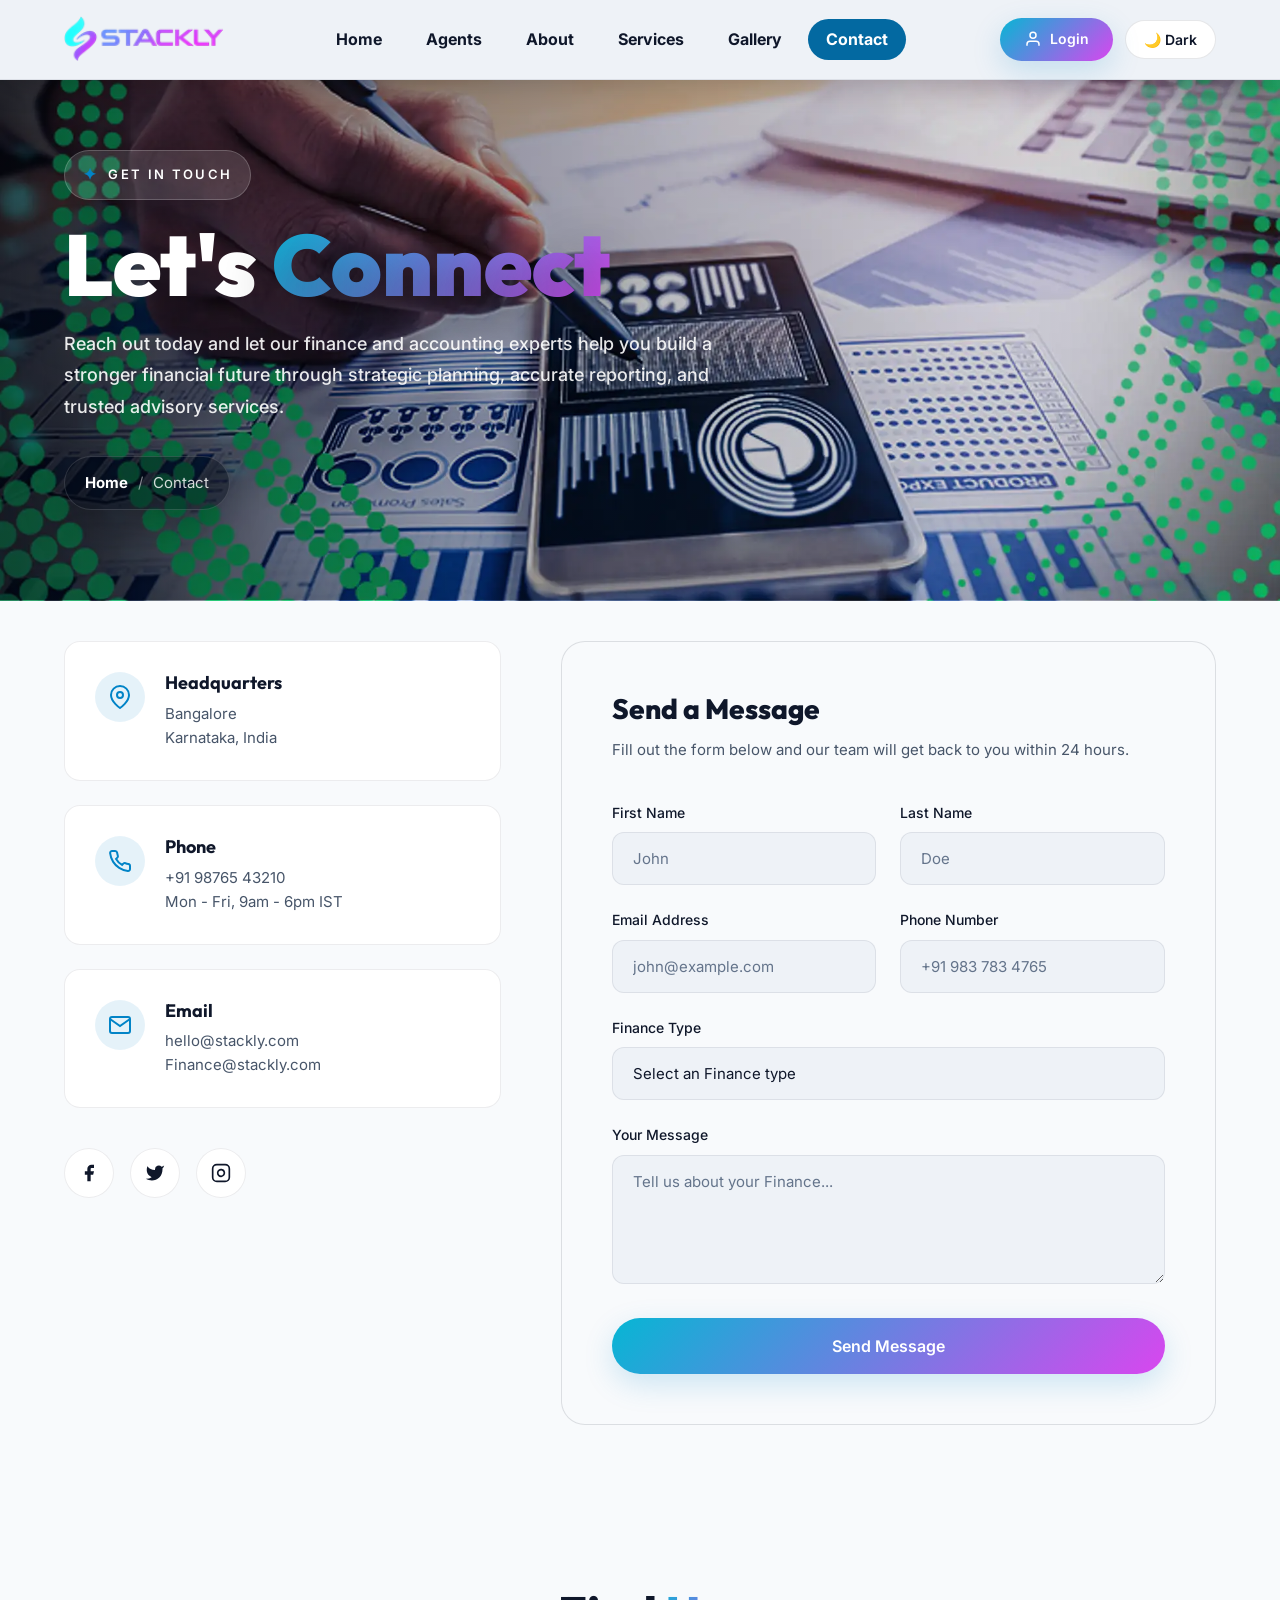
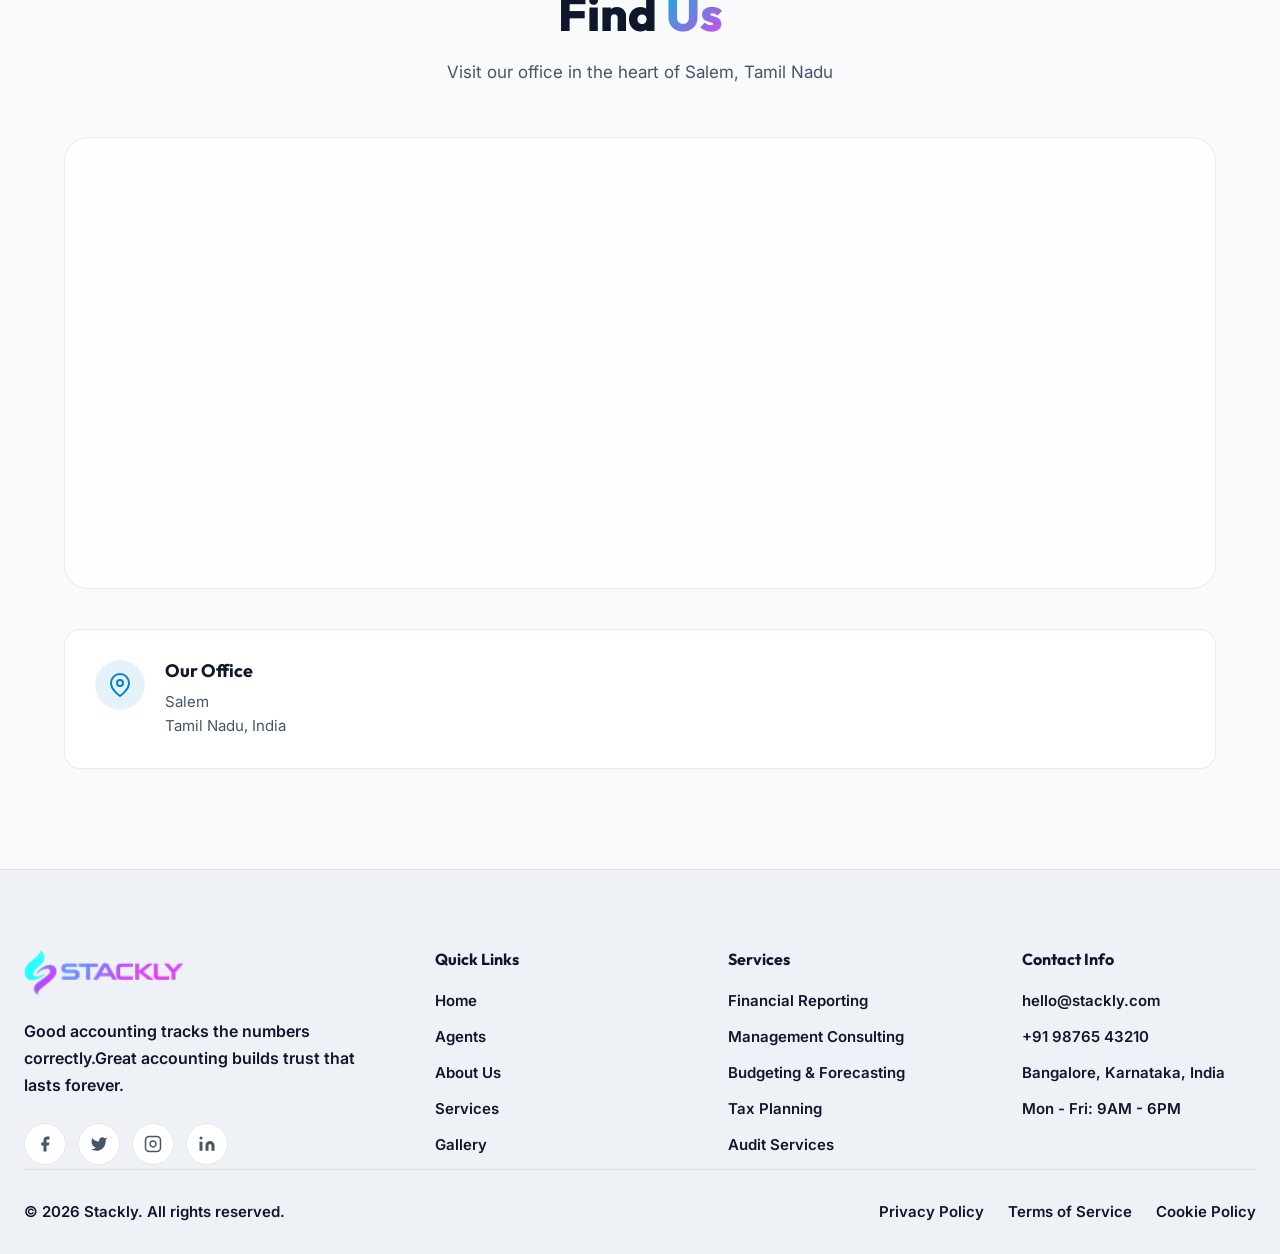
<file: contact.html>
<!DOCTYPE html>
<html lang="en">
<head>
  <meta charset="UTF-8">
  <meta name="viewport" content="width=device-width, initial-scale=1.0">
  <meta name="description" content="Contact Stackly to start planning your next premium event.">
  <title>Contact Us — Stackly</title>
  <link rel="stylesheet" href="css/common.css">
  <link rel="stylesheet" href="css/contact.css">
  <link rel="icon" type="image/webp" href="assets/logo.webp">
</head>
<body>

  <!-- ======== NAVBAR ======== -->
  <nav class="navbar" id="navbar">
    <div class="nav-container">
      <a href="index.html" class="nav-logo">
        <img src="assets/logo.webp" alt="Stackly Logo" class="logo-img"></a>
      <div class="nav-links" id="navLinks">
        <a href="index.html">Home</a>
        <a href="events.html">Agents</a>
        <a href="about.html">About</a>
        <a href="services.html">Services</a>
        <a href="gallery.html">Gallery</a>
        <a href="contact.html" class="active">Contact</a>
        <a href="login.html" class="mobile-login">Login</a>
      </div>
      <div class="nav-right">
        <a href="login.html" class="btn-login">
          <svg viewBox="0 0 24 24" fill="none" stroke="currentColor" stroke-width="2"><path d="M20 21v-2a4 4 0 0 0-4-4H8a4 4 0 0 0-4 4v2"/><circle cx="12" cy="7" r="4"/></svg>
          Login
        </a>
        <button class="menu-toggle" id="menuToggle" aria-label="Toggle menu"><span></span><span></span><span></span></button>
      </div>
    </div>
  </nav>
  <div class="nav-overlay" id="navOverlay"></div>

  <!-- ======== PAGE HERO ======== -->
  <section class="page-hero">
    <div class="container">
      <span class="section-label"><span class="star">✦</span> GET IN TOUCH</span>
      <h1 class="section-title">Let's <span>Connect</span></h1>
      <p class="section-subtitle" style="margin: 0 auto;">Reach out today and let our finance and accounting experts help you build a stronger financial future through strategic planning, accurate reporting, and trusted advisory services.</p>
      <div class="breadcrumb">
        <a href="index.html">Home</a>
        <span class="separator">/</span>
        <span>Contact</span>
      </div>
    </div>
  </section>

  <!-- ======== CONTACT INFO & FORM ======== -->
  <section class="section contact-section">
    <div class="container">
      <div class="contact-grid">
        
        <!-- Contact Info -->
        <div class="contact-info animate-on-scroll">
          <div class="info-card glass-card">
            <div class="info-icon">
              <svg viewBox="0 0 24 24" fill="none" stroke="currentColor" stroke-width="2"><path d="M21 10c0 7-9 13-9 13s-9-6-9-13a9 9 0 0 1 18 0z"/><circle cx="12" cy="10" r="3"/></svg>
            </div>
            <div>
              <h3>Headquarters</h3>
              <p><a href="404.html">Bangalore</a><br><a href="404.html">Karnataka, India</a></p>
            </div>
          </div>
          
          <div class="info-card glass-card">
            <div class="info-icon">
              <svg viewBox="0 0 24 24" fill="none" stroke="currentColor" stroke-width="2"><path d="M22 16.92v3a2 2 0 0 1-2.18 2 19.79 19.79 0 0 1-8.63-3.07 19.5 19.5 0 0 1-6-6 19.79 19.79 0 0 1-3.07-8.67A2 2 0 0 1 4.11 2h3a2 2 0 0 1 2 1.72 12.84 12.84 0 0 0 .7 2.81 2 2 0 0 1-.45 2.11L8.09 9.91a16 16 0 0 0 6 6l1.27-1.27a2 2 0 0 1 2.11-.45 12.84 12.84 0 0 0 2.81.7A2 2 0 0 1 22 16.92z"/></svg>
            </div>
            <div>
              <h3>Phone</h3>
              <p><a href="404.html">+91 98765 43210</a><br><a href="404.html">Mon - Fri, 9am - 6pm IST</a></p>
            </div>
          </div>

          <div class="info-card glass-card">
            <div class="info-icon">
              <svg viewBox="0 0 24 24" fill="none" stroke="currentColor" stroke-width="2"><path d="M4 4h16c1.1 0 2 .9 2 2v12c0 1.1-.9 2-2 2H4c-1.1 0-2-.9-2-2V6c0-1.1.9-2 2-2z"/><polyline points="22,6 12,13 2,6"/></svg>
            </div>
            <div>
              <h3>Email</h3>
              <p><a href="404.html">hello@stackly.com</a><br><a href="404.html">Finance@stackly.com</a></p>
            </div>
          </div>
          <div class="social-links-lg">
            <a href="404.html" aria-label="Facebook"><svg viewBox="0 0 24 24" fill="currentColor"><path d="M18 2h-3a5 5 0 0 0-5 5v3H7v4h3v8h4v-8h3l1-4h-4V7a1 1 0 0 1 1-1h3z"/></svg></a>
            <a href="404.html" aria-label="Twitter"><svg viewBox="0 0 24 24" fill="currentColor"><path d="M23 3a10.9 10.9 0 0 1-3.14 1.53 4.48 4.48 0 0 0-7.86 3v1A10.66 10.66 0 0 1 3 4s-4 9 5 13a11.64 11.64 0 0 1-7 2c9 5 20 0 20-11.5a4.5 4.5 0 0 0-.08-.83A7.72 7.72 0 0 0 23 3z"/></svg></a>
            <a href="404.html" aria-label="Instagram"><svg viewBox="0 0 24 24" fill="none" stroke="currentColor" stroke-width="2"><rect x="2" y="2" width="20" height="20" rx="5" ry="5"/><path d="M16 11.37A4 4 0 1 1 12.63 8 4 4 0 0 1 16 11.37z"/><line x1="17.5" y1="6.5" x2="17.51" y2="6.5"/></svg></a>
          </div>
        </div>

        <!-- Contact Form -->
        <div class="contact-form-wrapper glass-card animate-on-scroll" style="animation-delay: 0.2s;">
          <h2 class="form-title">Send a Message</h2>
          <p class="form-subtitle">Fill out the form below and our team will get back to you within 24 hours.</p>
          
          <form id="contactForm" class="contact-form">
            <div class="form-row">
              <div class="form-group">
                <label for="firstName">First Name</label>
                <input type="text" id="firstName" name="firstName" placeholder="John" required pattern="[A-Za-z\s]+" title="Only letters and spaces are allowed" oninput="this.value=this.value.replace(/[^A-Za-z\s]/g, '')">
              </div>
              <div class="form-group">
                <label for="lastName">Last Name</label>
                <input type="text" id="lastName" name="lastName" placeholder="Doe" required pattern="[A-Za-z\s]+" title="Only letters and spaces are allowed" oninput="this.value=this.value.replace(/[^A-Za-z\s]/g, '')">
              </div>
            </div>
            
            <div class="form-row">
              <div class="form-group">
                <label for="email">Email Address</label>
                <input type="email" id="email" name="email" placeholder="john@example.com" required title="Please enter a valid email address">
              </div>
              <div class="form-group">
    <label for="phone">Phone Number</label>
    <input
        type="tel"
        id="phone"
        name="phone"
        placeholder="+91 983 783 4765"
        pattern="[6-9][0-9]{9}"
        maxlength="10"
        required
        title="Please enter a valid 10-digit mobile number"
        oninput="this.value=this.value.replace(/[^0-9]/g,'').slice(0,10);">
</div>
            </div>

            <div class="form-group">
              <label for="FinanceType">Finance Type</label>
              <div class="select-wrapper">
                <select id="financeType" name="Finance Type">
                  <option value="" disabled selected>Select an Finance type</option>
                  <option value="Financial Reporting">Financial Reporting</option>
                  <option value="Audit Services">Audit Services</option>
                  <option value="Management Consulting">Management Consulting</option>
                  <option value="other">Other</option>
                </select>
              </div>
            </div>

            <div class="form-group">
    <label for="message">Your Message</label>
    <textarea
        id="message"
        name="message"
        rows="5"
        placeholder="Tell us about your Finance..."
        minlength="10"
        required
        title="Message must contain at least 10 characters"></textarea>
</div>
            <button type="submit" class="btn-primary form-submit-btn">
              Send Message
            </button>
          </form>
        </div>
      </div>
    </div>
  </section>

  <!-- ======== MAP ======== -->
  <section class="map-section">
    <div class="container">
      <div class="map-header animate-on-scroll">
        <h2 class="section-title">Find <span>Us</span></h2>
        <p class="section-subtitle">Visit our office in the heart of Salem, Tamil Nadu</p>
      </div>
      <div class="map-container glass-card animate-on-scroll" style="position:relative;">
    
    <iframe
        src="https://www.google.com/maps/embed?pb=!1m18!1m12!1m3!1d3900.8563447532534!2d78.1439317!3d11.4667!2m3!1f0!2f0!3f0!3m2!1i1024!2i768!4f13.1!3m3!1m2!1s0x3babf39a2e2e2e2d%3A0x1234567890abcdef!2sStackly%20Salem%2C%20Tamil%20Nadu!5e0!3m2!1sen!2sin!4v1234567890"
        width="100%"
        height="450"
        style="border:0; border-radius:12px;"
        loading="lazy">
    </iframe>

    <!-- Overlay -->
    

</div>
      <div class="map-info">
        <div class="info-card glass-card animate-on-scroll">
          <div class="info-icon">
            <svg viewBox="0 0 24 24" fill="none" stroke="currentColor" stroke-width="2"><path d="M21 10c0 7-9 13-9 13s-9-6-9-13a9 9 0 0 1 18 0z"/><circle cx="12" cy="10" r="3"/></svg>
          </div>
          <div>
            <h3>Our Office</h3>
            <p>Salem<br>Tamil Nadu, India</p>

            
          </div>
        </div>
      </div>
    </div>
  </section>

 <!-- ======== FOOTER ======== -->
  <footer class="footer">
    <div class="container">
      <div class="footer-grid">
        <div class="footer-brand">
          <a href="index.html" class="nav-logo">
            <img src="assets/logo.webp" alt="Stackly Logo" class="logo-img"></a>
          <p>Good accounting tracks the numbers correctly.Great accounting builds trust that lasts forever.</p>
          <div class="footer-socials">
            <a href="404.html" aria-label="Facebook">
              <svg width="18" height="18" viewBox="0 0 24 24" fill="currentColor"><path d="M18 2h-3a5 5 0 0 0-5 5v3H7v4h3v8h4v-8h3l1-4h-4V7a1 1 0 0 1 1-1h3z"/></svg>
            </a>
            <a href="404.html" aria-label="Twitter">
              <svg width="18" height="18" viewBox="0 0 24 24" fill="currentColor"><path d="M23 3a10.9 10.9 0 0 1-3.14 1.53 4.48 4.48 0 0 0-7.86 3v1A10.66 10.66 0 0 1 3 4s-4 9 5 13a11.64 11.64 0 0 1-7 2c9 5 20 0 20-11.5a4.5 4.5 0 0 0-.08-.83A7.72 7.72 0 0 0 23 3z"/></svg>
            </a>
            <a href="404.html" aria-label="Instagram">
              <svg width="18" height="18" viewBox="0 0 24 24" fill="none" stroke="currentColor" stroke-width="2"><rect x="2" y="2" width="20" height="20" rx="5" ry="5"/><path d="M16 11.37A4 4 0 1 1 12.63 8 4 4 0 0 1 16 11.37z"/><line x1="17.5" y1="6.5" x2="17.51" y2="6.5"/></svg>
            </a>
            <a href="404.html" aria-label="LinkedIn">
              <svg width="18" height="18" viewBox="0 0 24 24" fill="currentColor"><path d="M16 8a6 6 0 0 1 6 6v7h-4v-7a2 2 0 0 0-2-2 2 2 0 0 0-2 2v7h-4v-7a6 6 0 0 1 6-6z"/><rect x="2" y="9" width="4" height="12"/><circle cx="4" cy="4" r="2"/></svg>
            </a>
          </div>
        </div>
        <div class="footer-column">
          <h4>Quick Links</h4>
          <ul>
            <li><a href="index.html">Home</a></li>
            <li><a href="events.html">Agents</a></li>
            <li><a href="about.html">About Us</a></li>
            <li><a href="services.html">Services</a></li>
            <li><a href="gallery.html">Gallery</a></li>
          </ul>
        </div>
        <div class="footer-column">
          <h4>Services</h4>
          <ul>
            <li><a href="404.html">Financial Reporting</a></li>
            <li><a href="404.html">Management Consulting</a></li>
            <li><a href="404.html">Budgeting & Forecasting</a></li>
            <li><a href="404.html">Tax Planning</a></li>
            <li><a href="404.html">Audit Services</a></li>
          </ul>
        </div>
        <div class="footer-column">
          <h4>Contact Info</h4>
          <ul>
            <li>hello@stackly.com</li>
            <li>+91 98765 43210</li>
            <li>Bangalore, Karnataka, India</li>
            <li>Mon - Fri: 9AM - 6PM</li>
          </ul>
        </div>
      </div>
      <div class="footer-bottom">
        <p>&copy; 2026 Stackly. All rights reserved.</p>
        <div class="footer-bottom-links">
          <a href="404.html">Privacy Policy</a>
          <a href="404.html">Terms of Service</a>
          <a href="404.html">Cookie Policy</a>
        </div>
      </div>
    </div>
  </footer>

  <button class="back-to-top" id="backToTop" aria-label="Back to top">
    <svg width="20" height="20" viewBox="0 0 24 24" fill="none" stroke="currentColor" stroke-width="2.5"><polyline points="18 15 12 9 6 15"/></svg>
  </button>


  <script src="js/script.js"></script>
  <script>
    document.addEventListener('DOMContentLoaded', () => {
      const form = document.getElementById('contactForm');
      
      // Phone input validation - only allow numbers and phone formatting chars
      const phoneInput = document.getElementById('phone');
      if (phoneInput) {
        phoneInput.addEventListener('input', (e) => {
          // Remove any non-digit characters except spaces, dashes, parentheses, and plus
          e.target.value = e.target.value.replace(/[^0-9\s\-()+]/g, '');
        });
      }
      
      form.addEventListener('submit', (e) => {
        e.preventDefault();
        
        // Basic validation
        const firstName = document.getElementById('firstName');
        const email = document.getElementById('email');
        const eventType = document.getElementById('financeType');
        const message = document.getElementById('message');
        
        let isValid = true;
        
        if (!validateRequired(firstName.value)) {
          showFieldError(firstName, 'First name is required');
          isValid = false;
        } else {
          clearFieldError(firstName);
        }
        
        if (!validateEmail(email.value)) {
          showFieldError(email, 'Please enter a valid email');
          isValid = false;
        } else {
          clearFieldError(email);
        }

        if (!validateRequired(financeType.value)) {
          showFieldError(financeType, 'Please select a Finance type');
          isValid = false;
        } else {
          clearFieldError(financeType);
        }
        
        if (!validateRequired(message.value)) {
          showFieldError(message, 'Message is required');
          isValid = false;
        } else {
          clearFieldError(message);
        }
        
        if (isValid) {
          const btn = form.querySelector('.form-submit-btn');
          const originalText = btn.innerHTML;
          
          btn.innerHTML = 'Sending... <svg class="spinner" viewBox="0 0 24 24" fill="none" stroke="currentColor" stroke-width="2"><path d="M21 12a9 9 0 1 1-6.219-8.56"/></svg>';
          btn.disabled = true;
          
          // Simulate API call
          setTimeout(() => {
            showToast('Message sent successfully! We will contact you soon.');
            // Redirect to 404 page
            window.location.href = '404.html';
          }, 500);
        }
      });
    });
  </script>
</body>
</html>
</file>
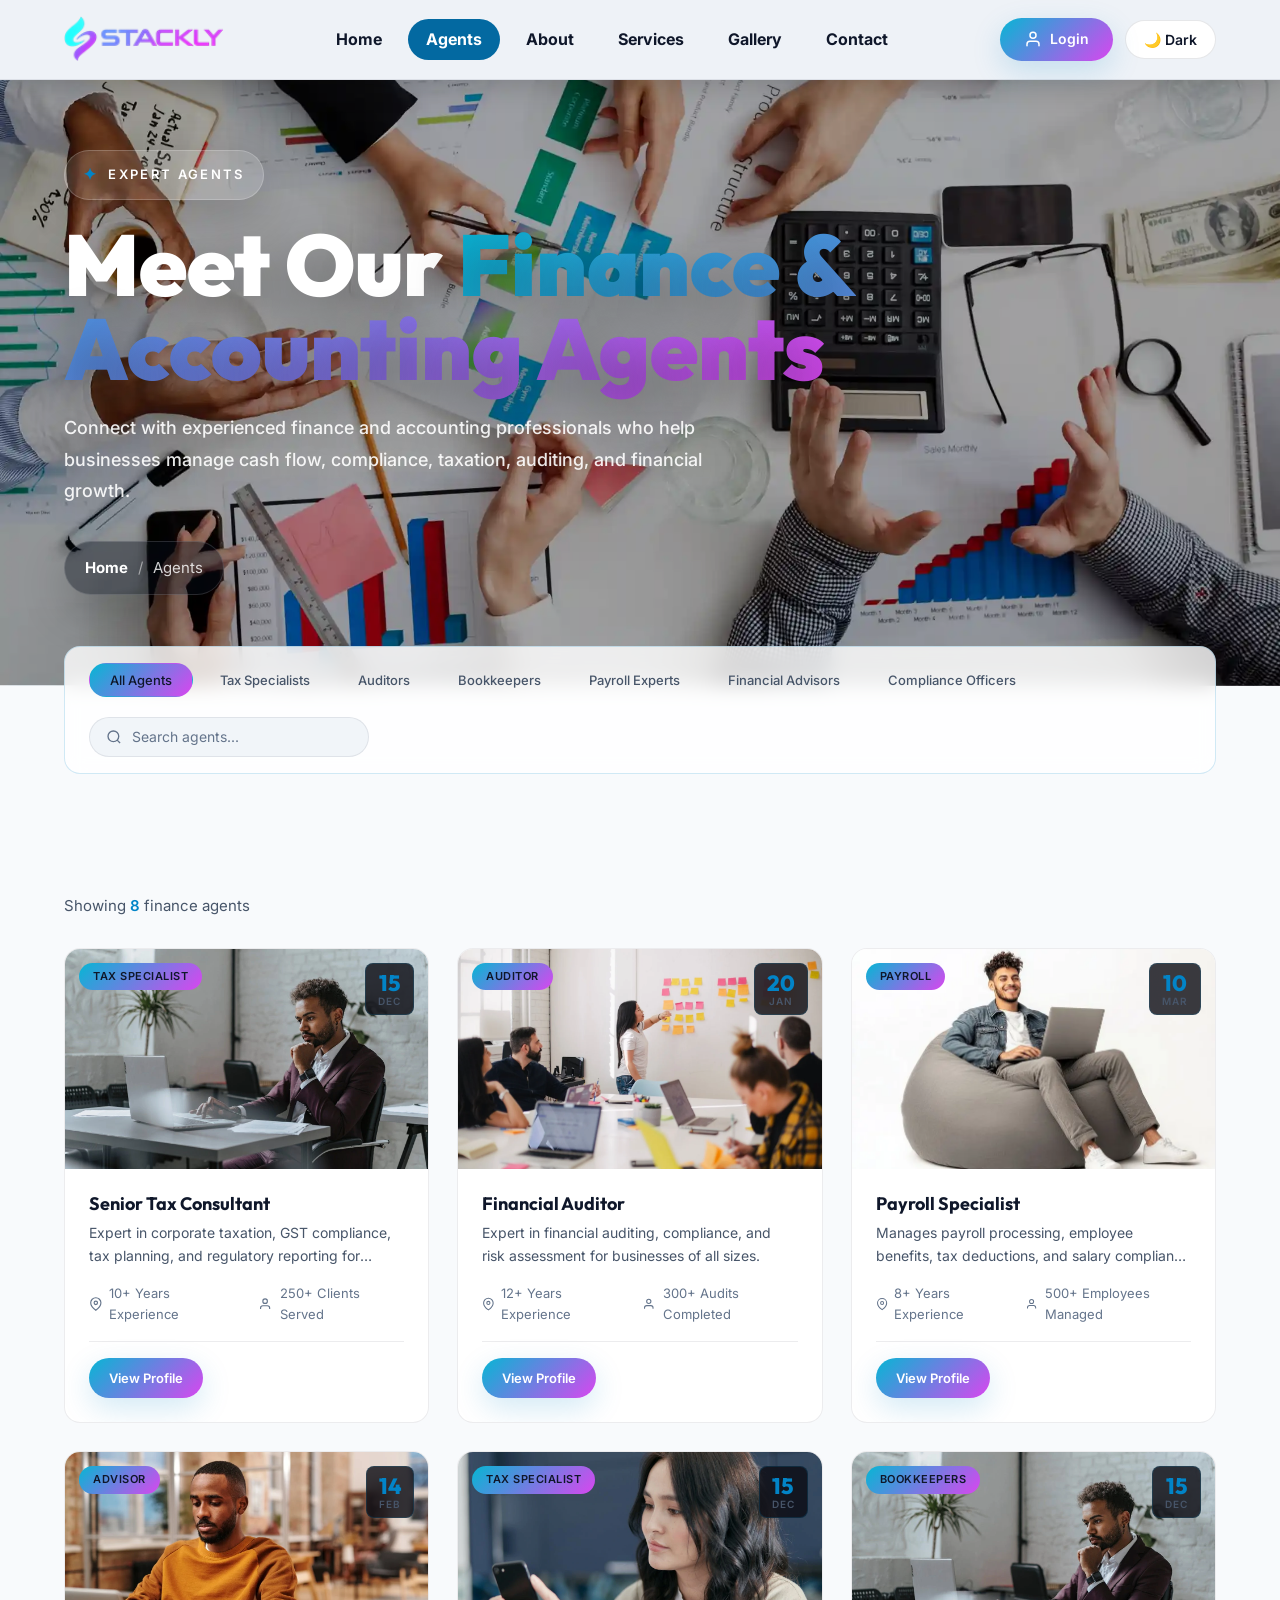
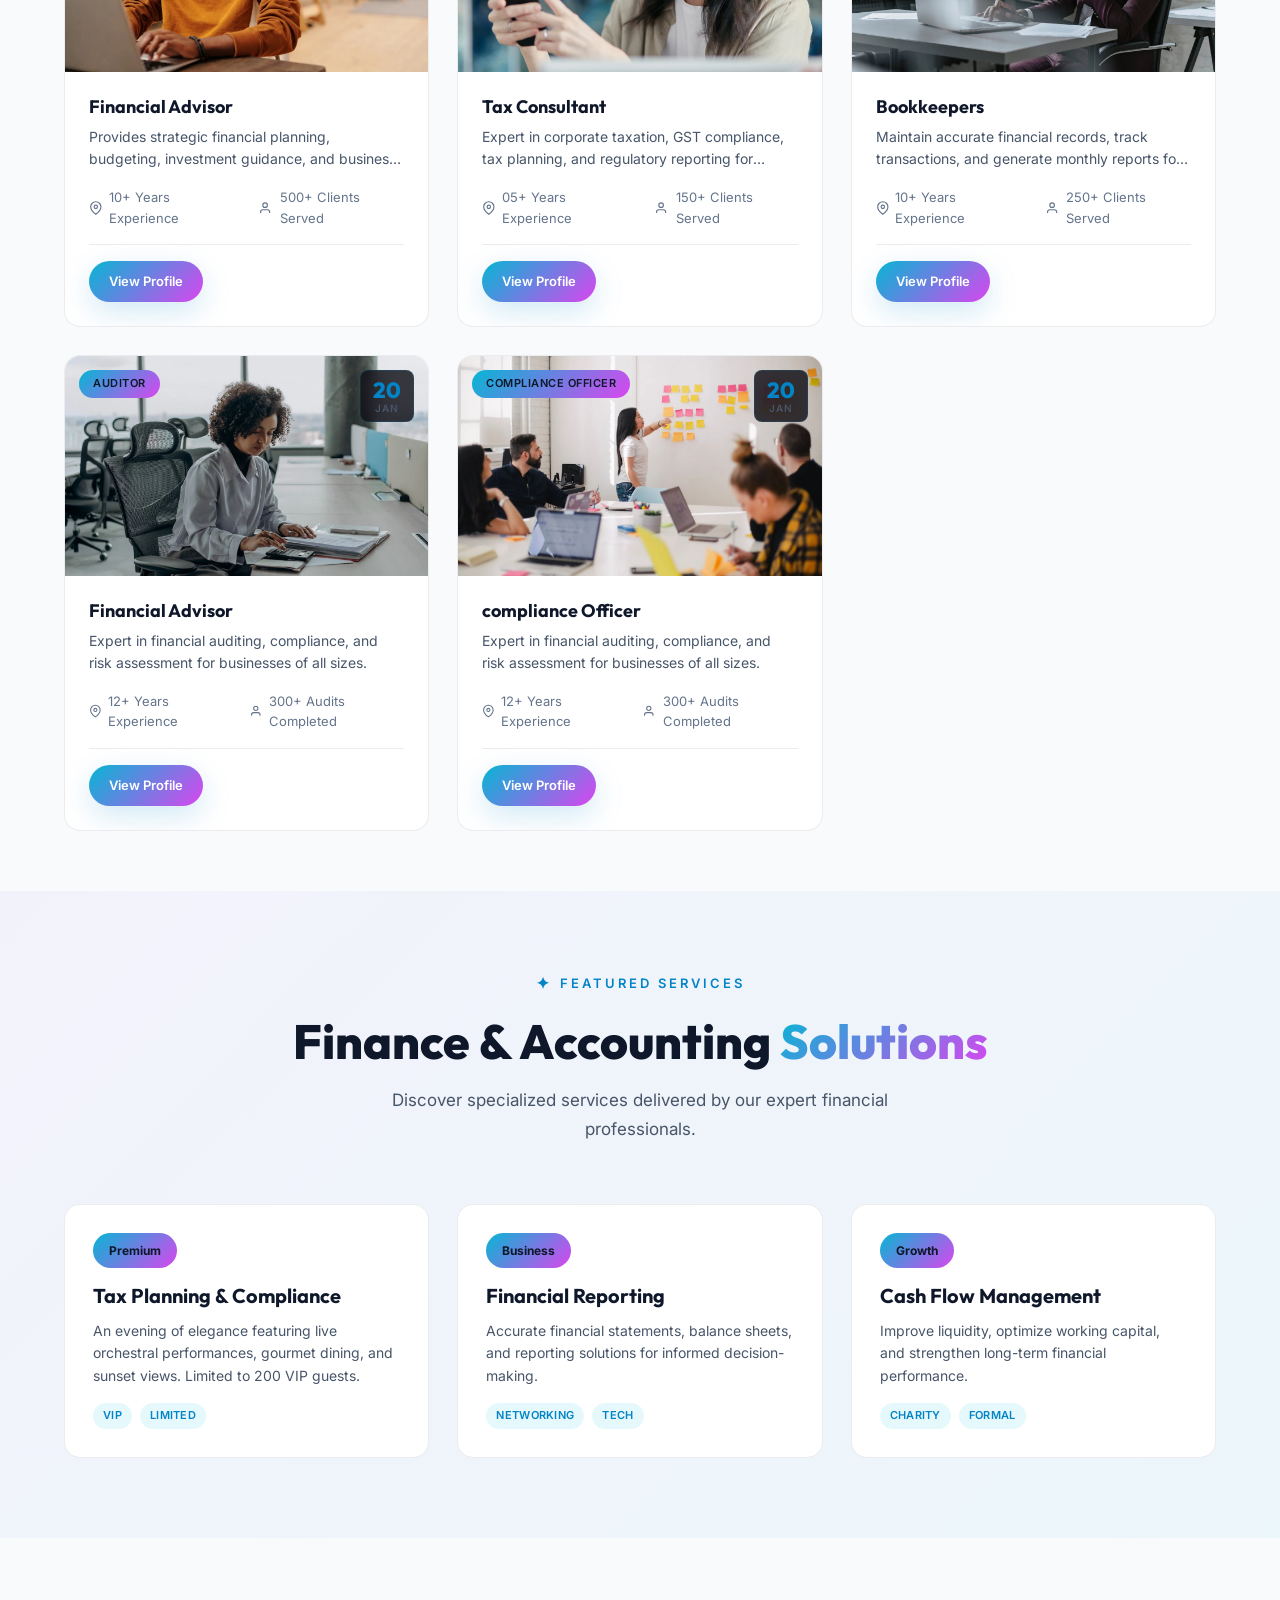
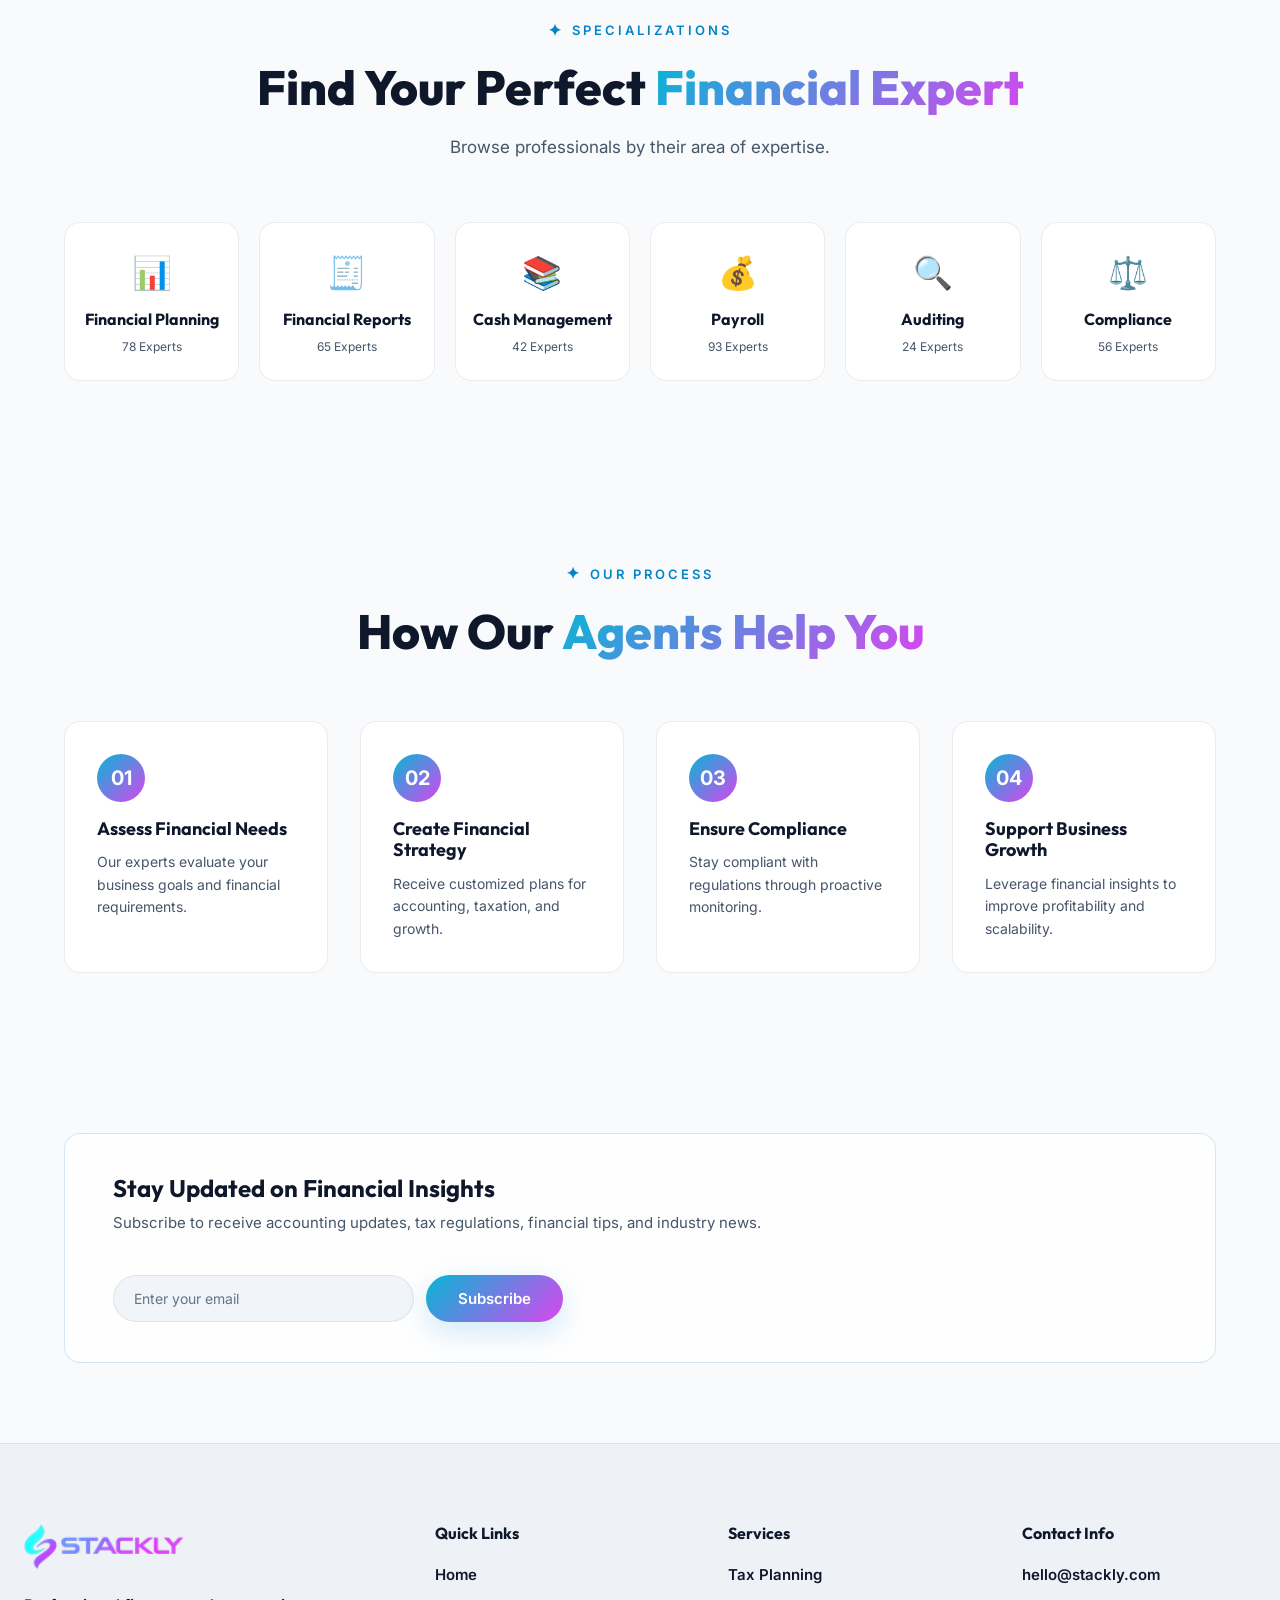
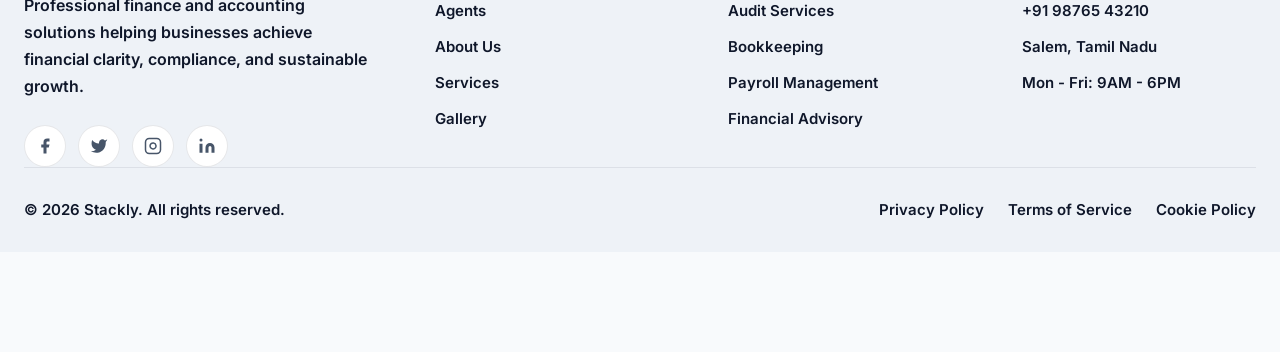
<file: events.html>
<!DOCTYPE html>
<html lang="en">
<head>
  <meta charset="UTF-8">
  <meta name="viewport" content="width=device-width, initial-scale=1.0">
  <meta name="description" content="Explore upcoming events curated by Stackly. From weddings to corporate galas, find the perfect event for you.">
  <title>Events — Stackly</title>
  <link rel="stylesheet" href="css/common.css">
  <link rel="stylesheet" href="css/events.css">
  <link rel="icon" type="image/webp" href="assets/logo.webp">
</head>
<body>

  <!-- ======== NAVBAR ======== -->
  <nav class="navbar" id="navbar">
    <div class="nav-container">
      <a href="index.html" class="nav-logo">
        <img src="assets/logo.webp" alt="Stackly Logo" class="logo-img"></a>
      <div class="nav-links" id="navLinks">
        <a href="index.html">Home</a>
        <a href="events.html" class="active">Agents</a>
        <a href="about.html">About</a>
        <a href="services.html">Services</a>
        <a href="gallery.html">Gallery</a>
        <a href="contact.html">Contact</a>
        <a href="login.html" class="mobile-login">Login</a>
      </div>
      <div class="nav-right">
        <a href="login.html" class="btn-login">
          <svg viewBox="0 0 24 24" fill="none" stroke="currentColor" stroke-width="2" stroke-linecap="round" stroke-linejoin="round"><path d="M20 21v-2a4 4 0 0 0-4-4H8a4 4 0 0 0-4 4v2"/><circle cx="12" cy="7" r="4"/></svg>
          Login
        </a>
        <button class="menu-toggle" id="menuToggle" aria-label="Toggle menu"><span></span><span></span><span></span></button>
      </div>
    </div>
  </nav>
  <div class="nav-overlay" id="navOverlay"></div>

  <!-- ======== PAGE HERO ======== -->
  <section class="page-hero">
    <div class="container">
     <span class="section-label"><span class="star">✦</span> EXPERT AGENTS</span>
<h1 class="section-title">Meet Our <span>Finance & Accounting Agents</span></h1>
<p class="section-subtitle" style="margin: 0 auto;">
  Connect with experienced finance and accounting professionals who help businesses manage cash flow, compliance, taxation, auditing, and financial growth.
</p>
      <div class="breadcrumb">
        <a href="index.html">Home</a>
        <span class="separator">/</span>
        <span>Agents</span>
      </div>
    </div>
  </section>

  <!-- ======== FILTERS ======== -->
  <section class="filters-section">
    <div class="container">
      <div class="filters-bar glass-card">
        <div class="filter-tabs" id="filterTabs">
          <button class="filter-tab active" data-filter="all">All Agents</button>
<button class="filter-tab" data-filter="tax">Tax Specialists</button>
<button class="filter-tab" data-filter="audit">Auditors</button>
<button class="filter-tab" data-filter="bookkeeping">Bookkeepers</button>
<button class="filter-tab" data-filter="payroll">Payroll Experts</button>
<button class="filter-tab" data-filter="advisory">Financial Advisors</button>
<button class="filter-tab" data-filter="compliance">Compliance Officers</button>
        </div>
        <div class="filter-search">
          <svg width="18" height="18" viewBox="0 0 24 24" fill="none" stroke="currentColor" stroke-width="2"><circle cx="11" cy="11" r="8"/><line x1="21" y1="21" x2="16.65" y2="16.65"/></svg>
          <input type="text" id="eventSearch" placeholder="Search agents...">
        </div>
      </div>
    </div>
  </section>

  <!-- ======== EVENTS GRID ======== -->
  <section class="section events-listing">
    <div class="container">
      <div class="events-count">
        <p>Showing <span id="eventCount">8</span> finance agents</p>
        
      </div>

      <div class="events-grid" id="eventsGrid">
        <!-- Event 1 -->
        <div class="event-card animate-on-scroll" data-category="tax">
          <div class="event-image">
            <img src="assets/m7.webp" alt="Royal Wedding Ceremony">
            <div class="event-badge">Tax Specialist</div>
            <div class="event-date-chip">
              <span class="chip-day">15</span>
              <span class="chip-month">DEC</span>
            </div>
          </div>
          <div class="event-content">
            <h3 class="event-title">Senior Tax Consultant</h3>
            <p class="event-desc"> Expert in corporate taxation, GST compliance, tax planning,
      and regulatory reporting for businesses of all sizes.</p>
            <div class="event-info">
              <span><svg width="14" height="14" viewBox="0 0 24 24" fill="none" stroke="currentColor" stroke-width="2"><path d="M21 10c0 7-9 13-9 13s-9-6-9-13a9 9 0 0 1 18 0z"/><circle cx="12" cy="10" r="3"/></svg> 10+ Years Experience</span>
              <span><svg width="14" height="14" viewBox="0 0 24 24" fill="none" stroke="currentColor" stroke-width="2"><path d="M17 21v-2a4 4 0 0 0-4-4H5a4 4 0 0 0-4 4v2"/><circle cx="9" cy="7" r="4"/></svg>250+ Clients Served</span>
            </div>
            <div class="event-footer">
              
              <a href="404.html" class="btn-primary btn-small">View Profile</a>
            </div>
          </div>
        </div>

        <!-- Event 2 -->
        <div class="event-card animate-on-scroll" data-category="audit">
          <div class="event-image">
            <img src="assets/tech-summit.webp" alt="Financial Auditor">
            <div class="event-badge">Auditor</div>
            <div class="event-date-chip">
              <span class="chip-day">20</span>
              <span class="chip-month">JAN</span>
            </div>
          </div>
          <div class="event-content">
            <h3 class="event-title">Financial Auditor</h3>
            <p class="event-desc">Expert in financial auditing, compliance, and risk assessment for businesses of all sizes.</p>
            <div class="event-info">
              <span><svg width="14" height="14" viewBox="0 0 24 24" fill="none" stroke="currentColor" stroke-width="2"><path d="M21 10c0 7-9 13-9 13s-9-6-9-13a9 9 0 0 1 18 0z"/><circle cx="12" cy="10" r="3"/></svg> 12+ Years Experience</span>
              <span><svg width="14" height="14" viewBox="0 0 24 24" fill="none" stroke="currentColor" stroke-width="2"><path d="M17 21v-2a4 4 0 0 0-4-4H5a4 4 0 0 0-4 4v2"/><circle cx="9" cy="7" r="4"/></svg>300+ Audits Completed</span>
            </div>
            <div class="event-footer">
              
              <a href="404.html" class="btn-primary btn-small">View Profile</a>
            </div>
          </div>
        </div>

        <!-- Event 3 -->
        <div class="event-card animate-on-scroll" data-category="payroll">
          <div class="event-image">
            <img src="assets/m6.webp" alt="Payroll Specialist">
            <div class="event-badge">Payroll</div>
            <div class="event-date-chip">
              <span class="chip-day">10</span>
              <span class="chip-month">MAR</span>
            </div>
          </div>
          <div class="event-content">
            <h3 class="event-title">Payroll Specialist</h3>
            <p class="event-desc">Manages payroll processing, employee benefits, tax deductions, and salary compliance with precision.</p>
            <div class="event-info">
              <span><svg width="14" height="14" viewBox="0 0 24 24" fill="none" stroke="currentColor" stroke-width="2"><path d="M21 10c0 7-9 13-9 13s-9-6-9-13a9 9 0 0 1 18 0z"/><circle cx="12" cy="10" r="3"/></svg> 8+ Years Experience</span>
              <span><svg width="14" height="14" viewBox="0 0 24 24" fill="none" stroke="currentColor" stroke-width="2"><path d="M17 21v-2a4 4 0 0 0-4-4H5a4 4 0 0 0-4 4v2"/><circle cx="9" cy="7" r="4"/></svg> 500+ Employees Managed</span>
            </div>
            <div class="event-footer">
             
              <a href="404.html" class="btn-primary btn-small">View Profile</a>
            </div>
          </div>
        </div>

        <!-- Event 4 -->
        <div class="event-card animate-on-scroll" data-category="advisory">
          <div class="event-image">
            <img src="assets/m1.webp" alt="Financial Advisor">
            <div class="event-badge">Advisor</div>
            <div class="event-date-chip">
              <span class="chip-day">14</span>
              <span class="chip-month">FEB</span>
            </div>
          </div>
          <div class="event-content">
            <h3 class="event-title">Financial Advisor</h3>
            <p class="event-desc">Provides strategic financial planning, budgeting, investment guidance, and business growth recommendations.</p>
            <div class="event-info">
              <span><svg width="14" height="14" viewBox="0 0 24 24" fill="none" stroke="currentColor" stroke-width="2"><path d="M21 10c0 7-9 13-9 13s-9-6-9-13a9 9 0 0 1 18 0z"/><circle cx="12" cy="10" r="3"/></svg> 10+ Years Experience</span>
              <span><svg width="14" height="14" viewBox="0 0 24 24" fill="none" stroke="currentColor" stroke-width="2"><path d="M17 21v-2a4 4 0 0 0-4-4H5a4 4 0 0 0-4 4v2"/><circle cx="9" cy="7" r="4"/></svg> 500+ Clients Served</span>
            </div>
            <div class="event-footer">
              
              <a href="404.html" class="btn-primary btn-small">View Profile</a>
            </div>
          </div>
        </div>
         <!-- Event 5 -->
        <div class="event-card animate-on-scroll" data-category="tax">
          <div class="event-image">
            <img src="assets/w3.webp" alt="Tax Specialist">
            <div class="event-badge">Tax Specialist</div>
            <div class="event-date-chip">
              <span class="chip-day">15</span>
              <span class="chip-month">DEC</span>
            </div>
          </div>
          <div class="event-content">
            <h3 class="event-title">Tax Consultant</h3>
            <p class="event-desc"> Expert in corporate taxation, GST compliance, tax planning,
      and regulatory reporting for businesses of all sizes.</p>
            <div class="event-info">
              <span><svg width="14" height="14" viewBox="0 0 24 24" fill="none" stroke="currentColor" stroke-width="2"><path d="M21 10c0 7-9 13-9 13s-9-6-9-13a9 9 0 0 1 18 0z"/><circle cx="12" cy="10" r="3"/></svg> 05+ Years Experience</span>
              <span><svg width="14" height="14" viewBox="0 0 24 24" fill="none" stroke="currentColor" stroke-width="2"><path d="M17 21v-2a4 4 0 0 0-4-4H5a4 4 0 0 0-4 4v2"/><circle cx="9" cy="7" r="4"/></svg> 150+ Clients Served</span>
            </div>
            <div class="event-footer">
              
              <a href="404.html" class="btn-primary btn-small">View Profile</a>
            </div>
          </div>
        </div>
         <!-- Event 6 -->
        <div class="event-card animate-on-scroll" data-category="bookkeeping">
          <div class="event-image">
            <img src="assets/m7.webp" alt="bookkeepingy">
            <div class="event-badge">Bookkeepers</div>
            <div class="event-date-chip">
              <span class="chip-day">15</span>
              <span class="chip-month">DEC</span>
            </div>
          </div>
          <div class="event-content">
            <h3 class="event-title">Bookkeepers</h3>
            <p class="event-desc">Maintain accurate financial records, track transactions, and generate monthly reports for informed business decisions.
</p>
            <div class="event-info">
              <span><svg width="14" height="14" viewBox="0 0 24 24" fill="none" stroke="currentColor" stroke-width="2"><path d="M21 10c0 7-9 13-9 13s-9-6-9-13a9 9 0 0 1 18 0z"/><circle cx="12" cy="10" r="3"/></svg> 10+ Years Experience</span>
              <span><svg width="14" height="14" viewBox="0 0 24 24" fill="none" stroke="currentColor" stroke-width="2"><path d="M17 21v-2a4 4 0 0 0-4-4H5a4 4 0 0 0-4 4v2"/><circle cx="9" cy="7" r="4"/></svg>250+ Clients Served</span>
            </div>
            <div class="event-footer">
              
              <a href="404.html" class="btn-primary btn-small">View Profile</a>
            </div>
          </div>
        </div>
         <!-- Event 7 -->
        <div class="event-card animate-on-scroll" data-category="audit">
          <div class="event-image">
            <img src="assets/w6.webp" alt="Financial Auditor">
            <div class="event-badge">Auditor</div>
            <div class="event-date-chip">
              <span class="chip-day">20</span>
              <span class="chip-month">JAN</span>
            </div>
          </div>
          <div class="event-content">
            <h3 class="event-title">Financial Advisor</h3>
            <p class="event-desc">Expert in financial auditing, compliance, and risk assessment for businesses of all sizes.</p>
            <div class="event-info">
              <span><svg width="14" height="14" viewBox="0 0 24 24" fill="none" stroke="currentColor" stroke-width="2"><path d="M21 10c0 7-9 13-9 13s-9-6-9-13a9 9 0 0 1 18 0z"/><circle cx="12" cy="10" r="3"/></svg> 12+ Years Experience</span>
              <span><svg width="14" height="14" viewBox="0 0 24 24" fill="none" stroke="currentColor" stroke-width="2"><path d="M17 21v-2a4 4 0 0 0-4-4H5a4 4 0 0 0-4 4v2"/><circle cx="9" cy="7" r="4"/></svg>300+ Audits Completed</span>
            </div>
            <div class="event-footer">
              
              <a href="404.html" class="btn-primary btn-small">View Profile</a>
            </div>
          </div>
        </div>
          <!-- Event 8 -->
        <div class="event-card animate-on-scroll" data-category="compliance">
          <div class="event-image">
            <img src="assets/tech-summit.webp" alt="Financial compliance">
            <div class="event-badge">compliance Officer</div>
            <div class="event-date-chip">
              <span class="chip-day">20</span>
              <span class="chip-month">JAN</span>
            </div>
          </div>
          <div class="event-content">
            <h3 class="event-title">compliance Officer</h3>
            <p class="event-desc">Expert in financial auditing, compliance, and risk assessment for businesses of all sizes.</p>
            <div class="event-info">
              <span><svg width="14" height="14" viewBox="0 0 24 24" fill="none" stroke="currentColor" stroke-width="2"><path d="M21 10c0 7-9 13-9 13s-9-6-9-13a9 9 0 0 1 18 0z"/><circle cx="12" cy="10" r="3"/></svg> 12+ Years Experience</span>
              <span><svg width="14" height="14" viewBox="0 0 24 24" fill="none" stroke="currentColor" stroke-width="2"><path d="M17 21v-2a4 4 0 0 0-4-4H5a4 4 0 0 0-4 4v2"/><circle cx="9" cy="7" r="4"/></svg>300+ Audits Completed</span>
            </div>
            <div class="event-footer">
              
              <a href="404.html" class="btn-primary btn-small">View Profile</a>
            </div>
          </div>
        </div>


        

        

        

       

      </div>

      <!-- ======== UPCOMING HIGHLIGHTS ======== -->
  <section class="section highlights-section">
    <div class="container">
      <div class="section-header">
        <span class="section-label"><span class="star">✦</span>FEATURED SERVICES</span>
        <h2 class="section-title">Finance & Accounting <span>Solutions</span></h2>
        <p class="section-subtitle"> Discover specialized services delivered by our expert financial professionals.</p>
      </div>
      <div class="highlights-grid">
        <div class="highlight-card animate-on-scroll">
          <div class="highlight-date">Premium</div>
          <h3>Tax Planning & Compliance</h3>
          <p>An evening of elegance featuring live orchestral performances, gourmet dining, and sunset views. Limited to 200 VIP guests.</p>
          <div class="highlight-badges">
            <span class="badge">VIP</span>
            <span class="badge">Limited</span>
          </div>
        </div>
        <div class="highlight-card animate-on-scroll">
          <div class="highlight-date">Business</div>
          <h3>Financial Reporting</h3>
          <p>Accurate financial statements, balance sheets, and reporting solutions for informed decision-making.</p>
          <div class="highlight-badges">
            <span class="badge">Networking</span>
            <span class="badge">Tech</span>
          </div>
        </div>
        <div class="highlight-card animate-on-scroll">
          <div class="highlight-date">Growth</div>
          <h3>Cash Flow Management</h3>
          <p>Improve liquidity, optimize working capital, and strengthen long-term financial performance.</p>
          <div class="highlight-badges">
            <span class="badge">Charity</span>
            <span class="badge">Formal</span>
          </div>
        </div>
      </div>
    </div>
  </section>

  <!-- ======== EVENT CATEGORIES ======== -->
  <section class="section categories-section">
    <div class="container">
      <div class="section-header">
        <span class="section-label"><span class="star">✦</span> SPECIALIZATIONS</span>
        <h2 class="section-title">Find Your Perfect <span>Financial Expert</span></h2>
        <p class="section-subtitle">Browse professionals by their area of expertise.</p>
      </div>
      <div class="categories-showcase">
        <div class="category-box animate-on-scroll">
          <div class="category-icon">📊</div>
          <h4>Financial Planning</h4>
          <p>78 Experts</p>
        </div>
        <div class="category-box animate-on-scroll">
          <div class="category-icon">🧾</div>
          <h4>Financial Reports</h4>
          <p>65 Experts</p>
        </div>
        <div class="category-box animate-on-scroll">
          <div class="category-icon">📚</div>
          <h4>Cash Management</h4>
          <p>42 Experts</p>
        </div>
        <div class="category-box animate-on-scroll">
          <div class="category-icon">💰</div>
          <h4>Payroll</h4>
          <p>93 Experts</p>
        </div>
        <div class="category-box animate-on-scroll">
          <div class="category-icon">🔍</div>
          <h4>Auditing</h4>
          <p>24 Experts</p>
        </div>
        <div class="category-box animate-on-scroll">
          <div class="category-icon">⚖️</div>
          <h4>Compliance</h4>
          <p>56 Experts</p>
        </div>
      </div>
    </div>
  </section>

  <!-- ======== SEARCH TIPS ======== -->
  <section class="section search-tips-section">
    <div class="container">
      <div class="section-header">
        <span class="section-label"><span class="star">✦</span> OUR PROCESS</span>
        <h2 class="section-title">How Our <span>Agents Help You</span></h2>
      </div>
      <div class="tips-grid">
        <div class="tip-card animate-on-scroll">
          <div class="tip-number">01</div>
          <h4>Assess Financial Needs</h4>
          <p>Our experts evaluate your business goals and financial requirements.</p>
        </div>
        <div class="tip-card animate-on-scroll">
          <div class="tip-number">02</div>
          <h4>Create Financial Strategy</h4>
          <p>Receive customized plans for accounting, taxation, and growth.</p>
        </div>
        <div class="tip-card animate-on-scroll">
          <div class="tip-number">03</div>
          <h4>Ensure Compliance</h4>
          <p>Stay compliant with regulations through proactive monitoring.</p>
        </div>
        <div class="tip-card animate-on-scroll">
          <div class="tip-number">04</div>
          <h4>Support Business Growth</h4>
          <p>Leverage financial insights to improve profitability and scalability.</p>
        </div>
      </div>
    </div>
  </section>

  <!-- ======== NEWSLETTER ======== -->
  <section class="newsletter-section">
    <div class="container">
      <div class="newsletter-card glass-card">
        <div class="newsletter-content">
          <h3>Stay Updated on Financial Insights</h3>
          <p>Subscribe to receive accounting updates, tax regulations,
           financial tips, and industry news.</p>
        </div>
        <form class="newsletter-form" id="newsletterForm">
          <input type="email" placeholder="Enter your email" required>
          <button type="submit" class="btn-primary">Subscribe</button>
        </form>
      </div>
    </div>
  </section>

  <!-- ======== FOOTER ======== -->
  <footer class="footer">
    <div class="container">
      <div class="footer-grid">
        <div class="footer-brand">
          <a href="index.html" class="nav-logo">
            <img src="assets/logo.webp" alt="Stackly Logo" class="logo-img"></a>
          <p>Professional finance and accounting solutions helping businesses
            achieve financial clarity, compliance, and sustainable growth.</p>
          <div class="footer-socials">
            <a href="404.html" aria-label="Facebook"><svg width="18" height="18" viewBox="0 0 24 24" fill="currentColor"><path d="M18 2h-3a5 5 0 0 0-5 5v3H7v4h3v8h4v-8h3l1-4h-4V7a1 1 0 0 1 1-1h3z"/></svg></a>
            <a href="404.html" aria-label="Twitter"><svg width="18" height="18" viewBox="0 0 24 24" fill="currentColor"><path d="M23 3a10.9 10.9 0 0 1-3.14 1.53 4.48 4.48 0 0 0-7.86 3v1A10.66 10.66 0 0 1 3 4s-4 9 5 13a11.64 11.64 0 0 1-7 2c9 5 20 0 20-11.5a4.5 4.5 0 0 0-.08-.83A7.72 7.72 0 0 0 23 3z"/></svg></a>
            <a href="404.html" aria-label="Instagram"><svg width="18" height="18" viewBox="0 0 24 24" fill="none" stroke="currentColor" stroke-width="2"><rect x="2" y="2" width="20" height="20" rx="5" ry="5"/><path d="M16 11.37A4 4 0 1 1 12.63 8 4 4 0 0 1 16 11.37z"/><line x1="17.5" y1="6.5" x2="17.51" y2="6.5"/></svg></a>
            <a href="404.html" aria-label="LinkedIn"><svg width="18" height="18" viewBox="0 0 24 24" fill="currentColor"><path d="M16 8a6 6 0 0 1 6 6v7h-4v-7a2 2 0 0 0-2-2 2 2 0 0 0-2 2v7h-4v-7a6 6 0 0 1 6-6z"/><rect x="2" y="9" width="4" height="12"/><circle cx="4" cy="4" r="2"/></svg></a>
          </div>
        </div>
        <div class="footer-column">
          <h4>Quick Links</h4>
          <ul>
            <li><a href="index.html">Home</a></li>
            <li><a href="events.html">Agents</a></li>
            <li><a href="about.html">About Us</a></li>
            <li><a href="services.html">Services</a></li>
            <li><a href="gallery.html">Gallery</a></li>
          </ul>
        </div>
        <div class="footer-column">
          <h4>Services</h4>
          <ul>
            <li><a href="404.html">Tax Planning</a></li>
            <li><a href="404.html">Audit Services</a></li>
            <li><a href="404.html">Bookkeeping</a></li>
            <li><a href="404.html">Payroll Management</a></li>
            <li><a href="404.html">Financial Advisory</a></li>
          </ul>
        </div>
        <div class="footer-column">
          <h4>Contact Info</h4>
          <ul>
            <li>hello@stackly.com</li>
            <li>+91 98765 43210</li>
            <li>Salem, Tamil Nadu</li>
            <li>Mon - Fri: 9AM - 6PM</li>
          </ul>
        </div>
      </div>
      <div class="footer-bottom">
        <p>&copy; 2026 Stackly. All rights reserved.</p>
        <div class="footer-bottom-links">
          <a href="404.html">Privacy Policy</a>
          <a href="404.html">Terms of Service</a>
          <a href="404.html">Cookie Policy</a>
        </div>
      </div>
    </div>
  </footer>

  <button class="back-to-top" id="backToTop" aria-label="Back to top">
    <svg width="20" height="20" viewBox="0 0 24 24" fill="none" stroke="currentColor" stroke-width="2.5"><polyline points="18 15 12 9 6 15"/></svg>
  </button>

  <script src="js/script.js"></script>
  <script>
    document.addEventListener('DOMContentLoaded', () => {
      // Category filtering
      const tabs = document.querySelectorAll('.filter-tab');
      const cards = document.querySelectorAll('.event-card');
      const countEl = document.getElementById('eventCount');

      tabs.forEach(tab => {
        tab.addEventListener('click', () => {
          tabs.forEach(t => t.classList.remove('active'));
          tab.classList.add('active');
          const filter = tab.dataset.filter;
          let visibleCount = 0;

          cards.forEach(card => {
            if (filter === 'all' || card.dataset.category === filter) {
              card.style.display = '';
              card.style.animation = 'fadeInUp 0.4s ease forwards';
              visibleCount++;
            } else {
              card.style.display = 'none';
            }
          });

          if (countEl) countEl.textContent = visibleCount;
        });
      });

      // Search
      const searchInput = document.getElementById('eventSearch');
      if (searchInput) {
        searchInput.addEventListener('input', debounce((e) => {
          const query = e.target.value.toLowerCase();
          let visibleCount = 0;

          cards.forEach(card => {
            const text = card.textContent.toLowerCase();
            if (text.includes(query)) {
              card.style.display = '';
              visibleCount++;
            } else {
              card.style.display = 'none';
            }
          });

          if (countEl) countEl.textContent = visibleCount;
        }, 300));
      }

      // Newsletter
      document.getElementById('newsletterForm')?.addEventListener('submit', (e) => {
        e.preventDefault();
        window.location.href = '404.html';
      });
    });
  </script>
</body>
</html>
</file>
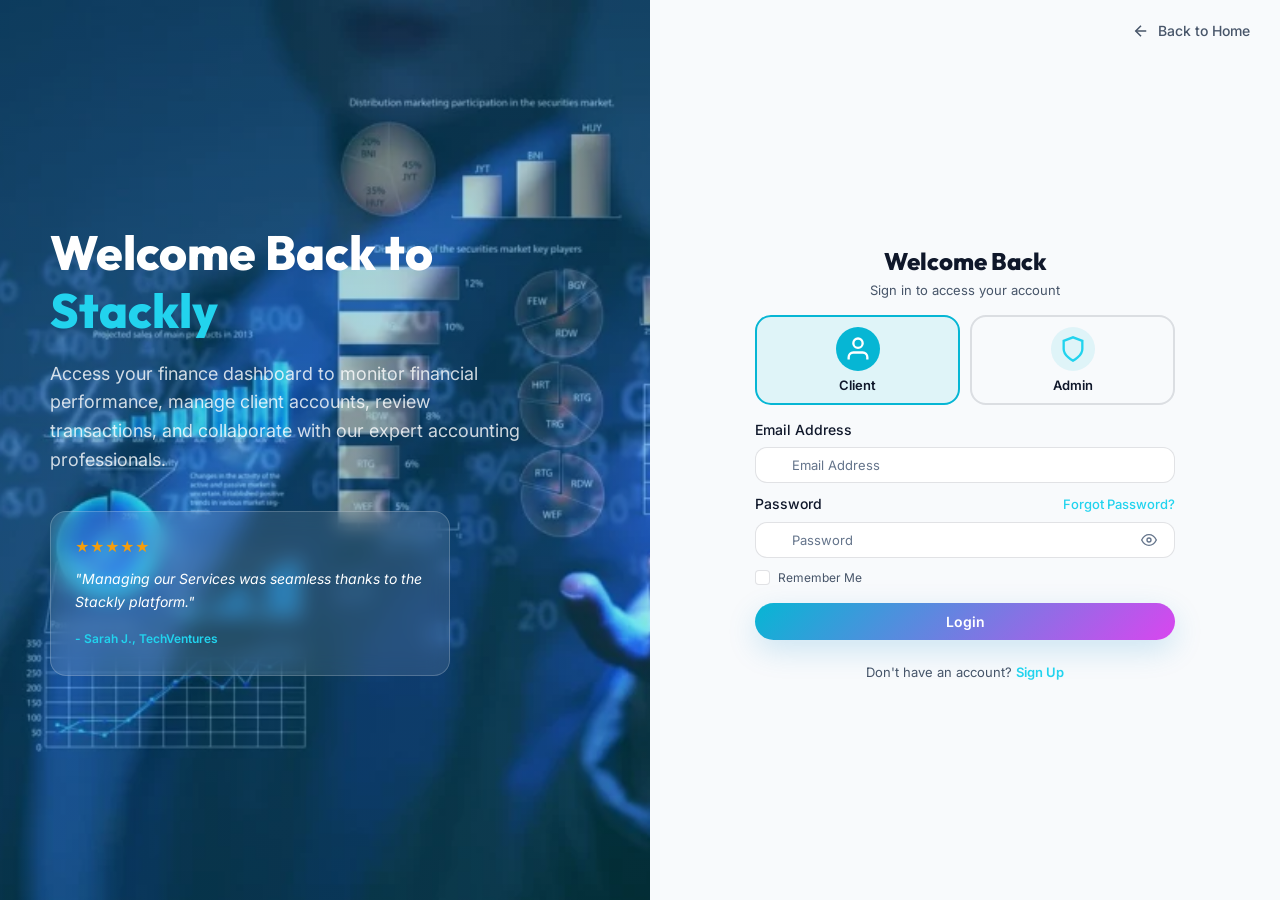
<file: login.html>
<!DOCTYPE html>
<html lang="en">
<head>
  <meta charset="UTF-8">
  <meta name="viewport" content="width=device-width, initial-scale=1.0">
  <meta name="description" content="Login to your Stackly account to manage your events.">
  <title>Login — Stackly</title>
  <link rel="stylesheet" href="css/common.css">
  <link rel="stylesheet" href="css/login.css">
  <link rel="icon" type="image/webp" href="assets/logo.webp">
</head>
<body class="login-body">
  <div class="login-container">
    <!-- Left Side: Brand & Visuals -->
    <div class="login-visuals">
      <div class="visuals-overlay"></div>
      <div class="visuals-content">
        <div class="visuals-text">
          <h1>Welcome Back to <span>Stackly</span></h1>
           <p>Access your finance dashboard to monitor financial performance, manage client accounts, review transactions, and collaborate with our expert accounting professionals.</p>        </div>
        
        <div class="testimonial-mini glass-card">
          <div class="stars">★★★★★</div>
          <p>"Managing our Services was seamless thanks to the Stackly platform."</p>
          <span>- Sarah J., TechVentures</span>
        </div>
      </div>
    </div>

    <!-- Right Side: Login Form -->
    <div class="login-form-container">
        <div class="back-home">
          <a href="index.html">
            <svg width="18" height="18" viewBox="0 0 24 24" fill="none" stroke="currentColor" stroke-width="2"><line x1="19" y1="12" x2="5" y2="12"/><polyline points="12 19 5 12 12 5"/></svg>
            Back to Home
          </a>
        </div>

        <div class="form-wrapper">
          <div class="form-header">
            <h2>Welcome Back</h2>
            <p>Sign in to access your account</p>
          </div>

          <div class="role-selector">
            <button type="button" class="role-option active" data-role="client">
              <div class="role-icon">
                <svg width="32" height="32" viewBox="0 0 24 24" fill="none" stroke="currentColor" stroke-width="2"><path d="M20 21v-2a4 4 0 0 0-4-4H8a4 4 0 0 0-4 4v2"/><circle cx="12" cy="7" r="4"/></svg>
              </div>
              <span>Client</span>
            </button>
            <button type="button" class="role-option" data-role="admin">
              <div class="role-icon">
                <svg width="32" height="32" viewBox="0 0 24 24" fill="none" stroke="currentColor" stroke-width="2"><path d="M12 22s8-4 8-10V5l-8-3-8 3v7c0 6 8 10 8 10z"/></svg>
              </div>
              <span>Admin</span>
            </button>
          </div>

          <form id="loginForm" class="login-form">
            <div class="form-group">
              <label for="email">Email Address</label>
              <div class="input-with-icon">
                <svg viewBox="0 0 24 24" fill="none" stroke="currentColor" stroke-width="2"><path d="M4 4h16c1.1 0 2 .9 2 2v12c0 1.1-.9 2-2 2H4c-1.1 0-2-.9-2-2V6c0-1.1.9-2 2-2z"/><polyline points="22,6 12,13 2,6"/></svg>
                <input type="email" id="email" name="email" placeholder="Email Address">
              </div>
            </div>

            <div class="form-group">
              <div class="label-row">
                <label for="password">Password</label>
                <a href="404.html" class="forgot-link">Forgot Password?</a>
              </div>
              <div class="input-with-icon">
                <svg viewBox="0 0 24 24" fill="none" stroke="currentColor" stroke-width="2"><rect x="3" y="11" width="18" height="11" rx="2" ry="2"/><path d="M7 11V7a5 5 0 0 1 10 0v4"/></svg>
                <input type="password" id="password" name="password" placeholder="Password">
                <button type="button" class="toggle-password" id="togglePassword">
                  <svg viewBox="0 0 24 24" fill="none" stroke="currentColor" stroke-width="2" class="eye-icon"><path d="M1 12s4-8 11-8 11 8 11 8-4 8-11 8-11-8-11-8z"/><circle cx="12" cy="12" r="3"/></svg>
                </button>
              </div>
            </div>

            <div class="checkbox-group">
              <input type="checkbox" id="remember" name="remember">
              <label for="remember">Remember Me</label>
            </div>

            <button type="submit" class="btn-primary login-submit-btn">
              Login
            </button>

            <div class="signup-link">
              <p>Don't have an account? <a href="register.html" class="accent-link">Sign Up</a></p>
            </div>
          </form>
        </div>
    </div>
  </div>

  <script src="js/script.js"></script>
  <script>
    document.addEventListener('DOMContentLoaded', () => {
      // Role selector functionality
      const roleOptions = document.querySelectorAll('.role-option');
      let selectedRole = 'client';
      
      roleOptions.forEach(option => {
        option.addEventListener('click', () => {
          roleOptions.forEach(opt => opt.classList.remove('active'));
          option.classList.add('active');
          selectedRole = option.getAttribute('data-role');
        });
      });

      // Password toggle
      const toggleBtn = document.getElementById('togglePassword');
      const passwordInput = document.getElementById('password');
      
      toggleBtn.addEventListener('click', () => {
        const type = passwordInput.getAttribute('type') === 'password' ? 'text' : 'password';
        passwordInput.setAttribute('type', type);
        
        if (type === 'text') {
          toggleBtn.innerHTML = '<svg viewBox="0 0 24 24" fill="none" stroke="currentColor" stroke-width="2"><path d="M17.94 17.94A10.07 10.07 0 0 1 12 20c-7 0-11-8-11-8a18.45 18.45 0 0 1 5.06-5.94M9.9 4.24A9.12 9.12 0 0 1 12 4c7 0 11 8 11 8a18.5 18.5 0 0 1-2.16 3.19m-6.72-1.07a3 3 0 1 1-4.24-4.24"/><line x1="1" y1="1" x2="23" y2="23"/></svg>';
        } else {
          toggleBtn.innerHTML = '<svg viewBox="0 0 24 24" fill="none" stroke="currentColor" stroke-width="2"><path d="M1 12s4-8 11-8 11 8 11 8-4 8-11 8-11-8-11-8z"/><circle cx="12" cy="12" r="3"/></svg>';
        }
      });

      // Form submission
      const form = document.getElementById('loginForm');
      form.addEventListener('submit', (e) => {
        e.preventDefault();
        
        const email = document.getElementById('email');
        const password = document.getElementById('password');
        let isValid = true;
        
        if (!validateEmail(email.value)) {
          showFieldError(email.parentElement, 'Valid email required');
          isValid = false;
        } else {
          clearFieldError(email.parentElement);
        }
        
        if (password.value.length < 6) {
          showFieldError(password.parentElement, 'Password must be at least 6 characters');
          isValid = false;
        } else {
          clearFieldError(password.parentElement);
        }
        
        if (isValid) {
          const btn = form.querySelector('.login-submit-btn');
          const originalText = btn.innerHTML;
          
          btn.innerHTML = 'Logging in... <svg class="spinner" viewBox="0 0 24 24" fill="none" stroke="currentColor" stroke-width="2" style="width:16px;height:16px;margin-left:8px;"><path d="M21 12a9 9 0 1 1-6.219-8.56"/></svg>';
          btn.disabled = true;
          
          localStorage.setItem('userEmail', email.value);
          
          setTimeout(() => {
            if (selectedRole === 'admin') {
              window.location.href = 'admindashboard.html';
            } else {
              window.location.href = 'userdashboard.html';
            }
          }, 800);
        }
      });
    });
  </script>
</body>
</html>
</file>
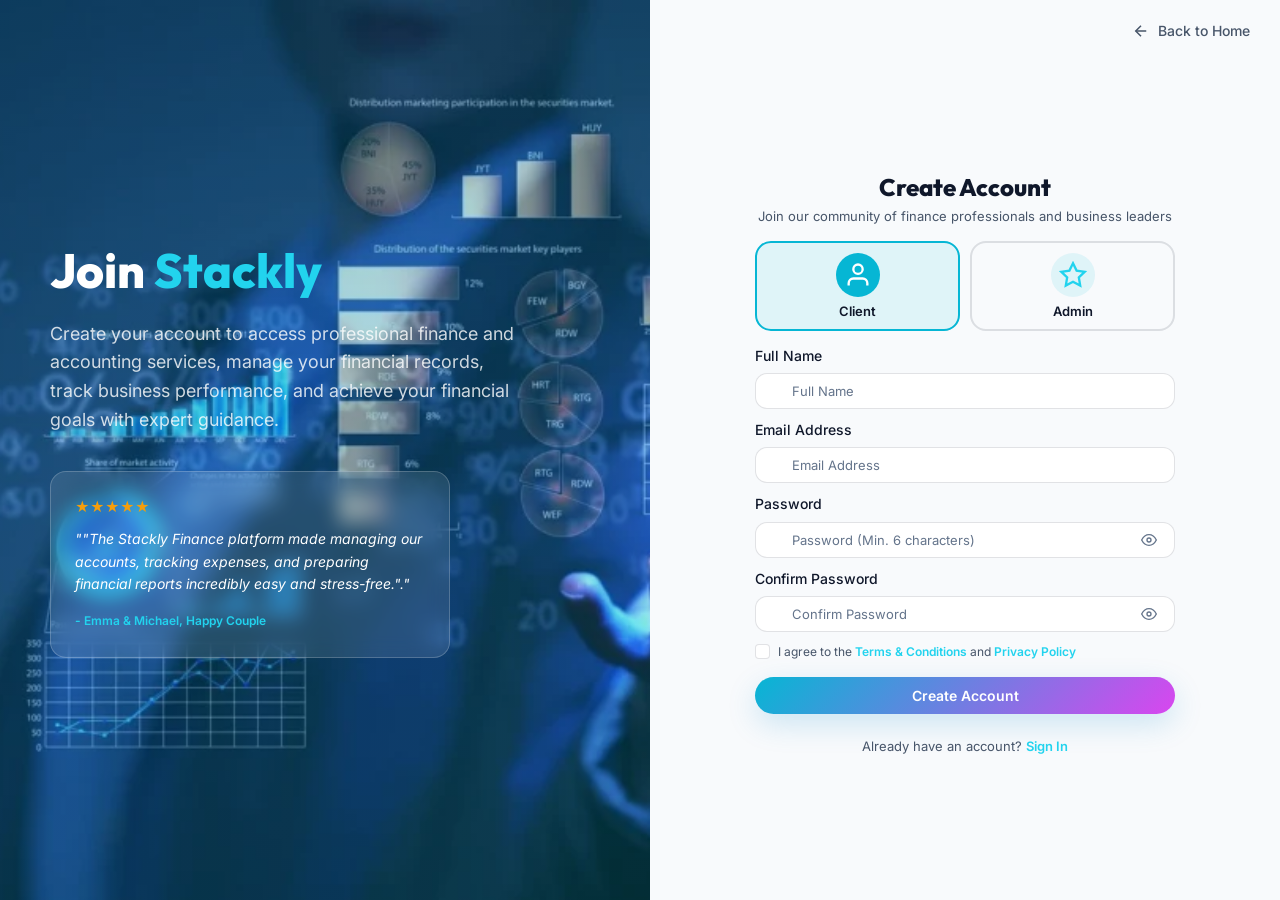
<file: register.html>
<!DOCTYPE html>
<html lang="en">
<head>
  <meta charset="UTF-8">
  <meta name="viewport" content="width=device-width, initial-scale=1.0">
  <meta name="description" content="Create a Stackly account to start managing your events.">
  <title>Sign Up — Stackly</title>
  <link rel="stylesheet" href="css/common.css">
  <link rel="stylesheet" href="css/login.css">
  <link rel="icon" type="image/webp" href="assets/logo.webp">
</head>
<body class="login-body">
  <div class="login-container">
    <!-- Left Side: Brand & Visuals -->
    <div class="login-visuals">
      <div class="visuals-overlay"></div>
      <div class="visuals-content">
        <div class="visuals-text">
          <h1>Join <span>Stackly</span></h1>
          <p>Create your account to access professional finance and accounting services, manage your financial records, track business performance, and achieve your financial goals with expert guidance.</p>
        </div>
        
        <div class="testimonial-mini glass-card">
          <div class="stars">★★★★★</div>
          <p>""The Stackly Finance platform made managing our accounts, tracking expenses, and preparing financial reports incredibly easy and stress-free."."</p>
          <span>- Emma & Michael, Happy Couple</span>
        </div>
      </div>
    </div>

    <!-- Right Side: Register Form -->
    <div class="login-form-container">
        <div class="back-home">
          <a href="index.html">
            <svg width="18" height="18" viewBox="0 0 24 24" fill="none" stroke="currentColor" stroke-width="2"><line x1="19" y1="12" x2="5" y2="12"/><polyline points="12 19 5 12 12 5"/></svg>
            Back to Home
          </a>
        </div>

        <div class="form-wrapper">
          <div class="form-header">
            <h2>Create Account</h2>
            <p>Join our community of finance professionals and business leaders</p>
          </div>

          <div class="role-selector">
            <button type="button" class="role-option active" data-role="client">
              <div class="role-icon">
                <svg width="32" height="32" viewBox="0 0 24 24" fill="none" stroke="currentColor" stroke-width="2"><path d="M20 21v-2a4 4 0 0 0-4-4H8a4 4 0 0 0-4 4v2"/><circle cx="12" cy="7" r="4"/></svg>
              </div>
              <span>Client</span>
            </button>
            <button type="button" class="role-option" data-role="organizer">
              <div class="role-icon">
                <svg width="32" height="32" viewBox="0 0 24 24" fill="none" stroke="currentColor" stroke-width="2"><path d="M12 2l3.09 6.26L22 9.27l-5 4.87 1.18 6.88L12 17.77l-6.18 3.25L7 14.14 2 9.27l6.91-1.01L12 2z"/></svg>
              </div>
              <span>Admin</span>
            </button>
          </div>

          <form id="registerForm" class="login-form">
            <div class="form-group">
              <label for="fullname">Full Name</label>
              <div class="input-with-icon">
                <svg viewBox="0 0 24 24" fill="none" stroke="currentColor" stroke-width="2"><path d="M20 21v-2a4 4 0 0 0-4-4H8a4 4 0 0 0-4 4v2"/><circle cx="12" cy="7" r="4"/></svg>
                <input type="text" id="fullname" name="fullname" placeholder="Full Name" required pattern="[A-Za-z\s]+" title="Only letters and spaces are allowed" oninput="this.value=this.value.replace(/[^A-Za-z\s]/g, '')">
              </div>
            </div>

            <div class="form-group">
              <label for="email">Email Address</label>
              <div class="input-with-icon">
                <svg viewBox="0 0 24 24" fill="none" stroke="currentColor" stroke-width="2"><path d="M4 4h16c1.1 0 2 .9 2 2v12c0 1.1-.9 2-2 2H4c-1.1 0-2-.9-2-2V6c0-1.1.9-2 2-2z"/><polyline points="22,6 12,13 2,6"/></svg>
                <input type="email" id="email" name="email" placeholder="Email Address" required>
              </div>
            </div>

            <div class="form-group">
              <label for="password">Password</label>
              <div class="input-with-icon">
                <svg viewBox="0 0 24 24" fill="none" stroke="currentColor" stroke-width="2"><rect x="3" y="11" width="18" height="11" rx="2" ry="2"/><path d="M7 11V7a5 5 0 0 1 10 0v4"/></svg>
                <input type="password" id="password" name="password" placeholder="Password (Min. 6 characters)" required>
                <button type="button" class="toggle-password" id="togglePassword">
                  <svg viewBox="0 0 24 24" fill="none" stroke="currentColor" stroke-width="2" class="eye-icon"><path d="M1 12s4-8 11-8 11 8 11 8-4 8-11 8-11-8-11-8z"/><circle cx="12" cy="12" r="3"/></svg>
                </button>
              </div>
            </div>

            <div class="form-group">
              <label for="confirmpassword">Confirm Password</label>
              <div class="input-with-icon">
                <svg viewBox="0 0 24 24" fill="none" stroke="currentColor" stroke-width="2"><rect x="3" y="11" width="18" height="11" rx="2" ry="2"/><path d="M7 11V7a5 5 0 0 1 10 0v4"/></svg>
                <input type="password" id="confirmpassword" name="confirmpassword" placeholder="Confirm Password" required>
                <button type="button" class="toggle-password" id="toggleConfirmPassword">
                  <svg viewBox="0 0 24 24" fill="none" stroke="currentColor" stroke-width="2" class="eye-icon"><path d="M1 12s4-8 11-8 11 8 11 8-4 8-11 8-11-8-11-8z"/><circle cx="12" cy="12" r="3"/></svg>
                </button>
              </div>
            </div>

            <div class="checkbox-group">
              <input type="checkbox" id="terms" name="terms" required>
              <label for="terms">I agree to the <a href="404.html" class="accent-link">Terms & Conditions</a> and <a href="404.html" class="accent-link">Privacy Policy</a></label>
            </div>

            <button type="submit" class="btn-primary login-submit-btn">
              Create Account
            </button>

            <div class="signup-link">
              <p>Already have an account? <a href="login.html" class="accent-link">Sign In</a></p>
            </div>
          </form>
        </div>
    </div>
  </div>

  <script src="js/script.js"></script>
  <script>
    document.addEventListener('DOMContentLoaded', () => {
      // Role selector functionality
      const roleOptions = document.querySelectorAll('.role-option');
      let selectedRole = 'client';
      
      roleOptions.forEach(option => {
        option.addEventListener('click', () => {
          roleOptions.forEach(opt => opt.classList.remove('active'));
          option.classList.add('active');
          selectedRole = option.getAttribute('data-role');
        });
      });

      // Password toggle
      const toggleBtn = document.getElementById('togglePassword');
      const passwordInput = document.getElementById('password');
      
      toggleBtn.addEventListener('click', () => {
        const type = passwordInput.getAttribute('type') === 'password' ? 'text' : 'password';
        passwordInput.setAttribute('type', type);
        
        if (type === 'text') {
          toggleBtn.innerHTML = '<svg viewBox="0 0 24 24" fill="none" stroke="currentColor" stroke-width="2"><path d="M17.94 17.94A10.07 10.07 0 0 1 12 20c-7 0-11-8-11-8a18.45 18.45 0 0 1 5.06-5.94M9.9 4.24A9.12 9.12 0 0 1 12 4c7 0 11 8 11 8a18.5 18.5 0 0 1-2.16 3.19m-6.72-1.07a3 3 0 1 1-4.24-4.24"/><line x1="1" y1="1" x2="23" y2="23"/></svg>';
        } else {
          toggleBtn.innerHTML = '<svg viewBox="0 0 24 24" fill="none" stroke="currentColor" stroke-width="2"><path d="M1 12s4-8 11-8 11 8 11 8-4 8-11 8-11-8-11-8z"/><circle cx="12" cy="12" r="3"/></svg>';
        }
      });

      // Confirm password toggle
      const toggleConfirmBtn = document.getElementById('toggleConfirmPassword');
      const confirmPasswordInput = document.getElementById('confirmpassword');
      
      toggleConfirmBtn.addEventListener('click', () => {
        const type = confirmPasswordInput.getAttribute('type') === 'password' ? 'text' : 'password';
        confirmPasswordInput.setAttribute('type', type);
        
        if (type === 'text') {
          toggleConfirmBtn.innerHTML = '<svg viewBox="0 0 24 24" fill="none" stroke="currentColor" stroke-width="2"><path d="M17.94 17.94A10.07 10.07 0 0 1 12 20c-7 0-11-8-11-8a18.45 18.45 0 0 1 5.06-5.94M9.9 4.24A9.12 9.12 0 0 1 12 4c7 0 11 8 11 8a18.5 18.5 0 0 1-2.16 3.19m-6.72-1.07a3 3 0 1 1-4.24-4.24"/><line x1="1" y1="1" x2="23" y2="23"/></svg>';
        } else {
          toggleConfirmBtn.innerHTML = '<svg viewBox="0 0 24 24" fill="none" stroke="currentColor" stroke-width="2"><path d="M1 12s4-8 11-8 11 8 11 8-4 8-11 8-11-8-11-8z"/><circle cx="12" cy="12" r="3"/></svg>';
        }
      });

      // Form submission
      const form = document.getElementById('registerForm');
      form.addEventListener('submit', (e) => {
        e.preventDefault();
        
        const fullname = document.getElementById('fullname');
        const email = document.getElementById('email');
        const password = document.getElementById('password');
        const confirmPassword = document.getElementById('confirmpassword');
        const terms = document.getElementById('terms');
        let isValid = true;
        
        // Validate full name
        const validName = /^[A-Za-z\s]+$/;
        if (fullname.value.trim().length < 3 || !validName.test(fullname.value.trim())) {
          showFieldError(fullname.parentElement, 'Name must be at least 3 letters and contain only letters and spaces');
          isValid = false;
        } else {
          clearFieldError(fullname.parentElement);
        }
        
        // Validate email
        if (!validateEmail(email.value)) {
          showFieldError(email.parentElement, 'Valid email required');
          isValid = false;
        } else {
          clearFieldError(email.parentElement);
        }
        
        // Validate password
        if (password.value.length < 6) {
          showFieldError(password.parentElement, 'Password must be at least 6 characters');
          isValid = false;
        } else {
          clearFieldError(password.parentElement);
        }
        
        // Validate password match
        if (password.value !== confirmPassword.value) {
          showFieldError(confirmPassword.parentElement, 'Passwords do not match');
          isValid = false;
        } else {
          clearFieldError(confirmPassword.parentElement);
        }
        
        // Validate terms
        if (!terms.checked) {
          showFieldError(terms.parentElement, 'You must accept the terms & conditions');
          isValid = false;
        }
        
        if (isValid) {
          const btn = form.querySelector('.login-submit-btn');
          
          btn.innerHTML = 'Creating Account... <svg class="spinner" viewBox="0 0 24 24" fill="none" stroke="currentColor" stroke-width="2" style="width:16px;height:16px;margin-left:8px;"><path d="M21 12a9 9 0 1 1-6.219-8.56"/></svg>';
          btn.disabled = true;
          
          localStorage.setItem('userEmail', email.value);
          localStorage.setItem('userFullName', fullname.value);
          
          setTimeout(() => {
            window.location.href = 'login.html';
          }, 1200);
        }
      });
    });

    // Helper functions
    function validateEmail(email) {
      const re = /^[^\s@]+@[^\s@]+\.[^\s@]+$/;
      return re.test(email);
    }

    function showFieldError(fieldParent, message) {
      clearFieldError(fieldParent);
      const errorDiv = document.createElement('div');
      errorDiv.className = 'field-error';
      errorDiv.textContent = message;
      errorDiv.style.color = '#ff6b6b';
      errorDiv.style.fontSize = '12px';
      errorDiv.style.marginTop = '6px';
      fieldParent.appendChild(errorDiv);
    }

    function clearFieldError(fieldParent) {
      const error = fieldParent.querySelector('.field-error');
      if (error) error.remove();
    }
  </script>
</body>
</html>
</file>
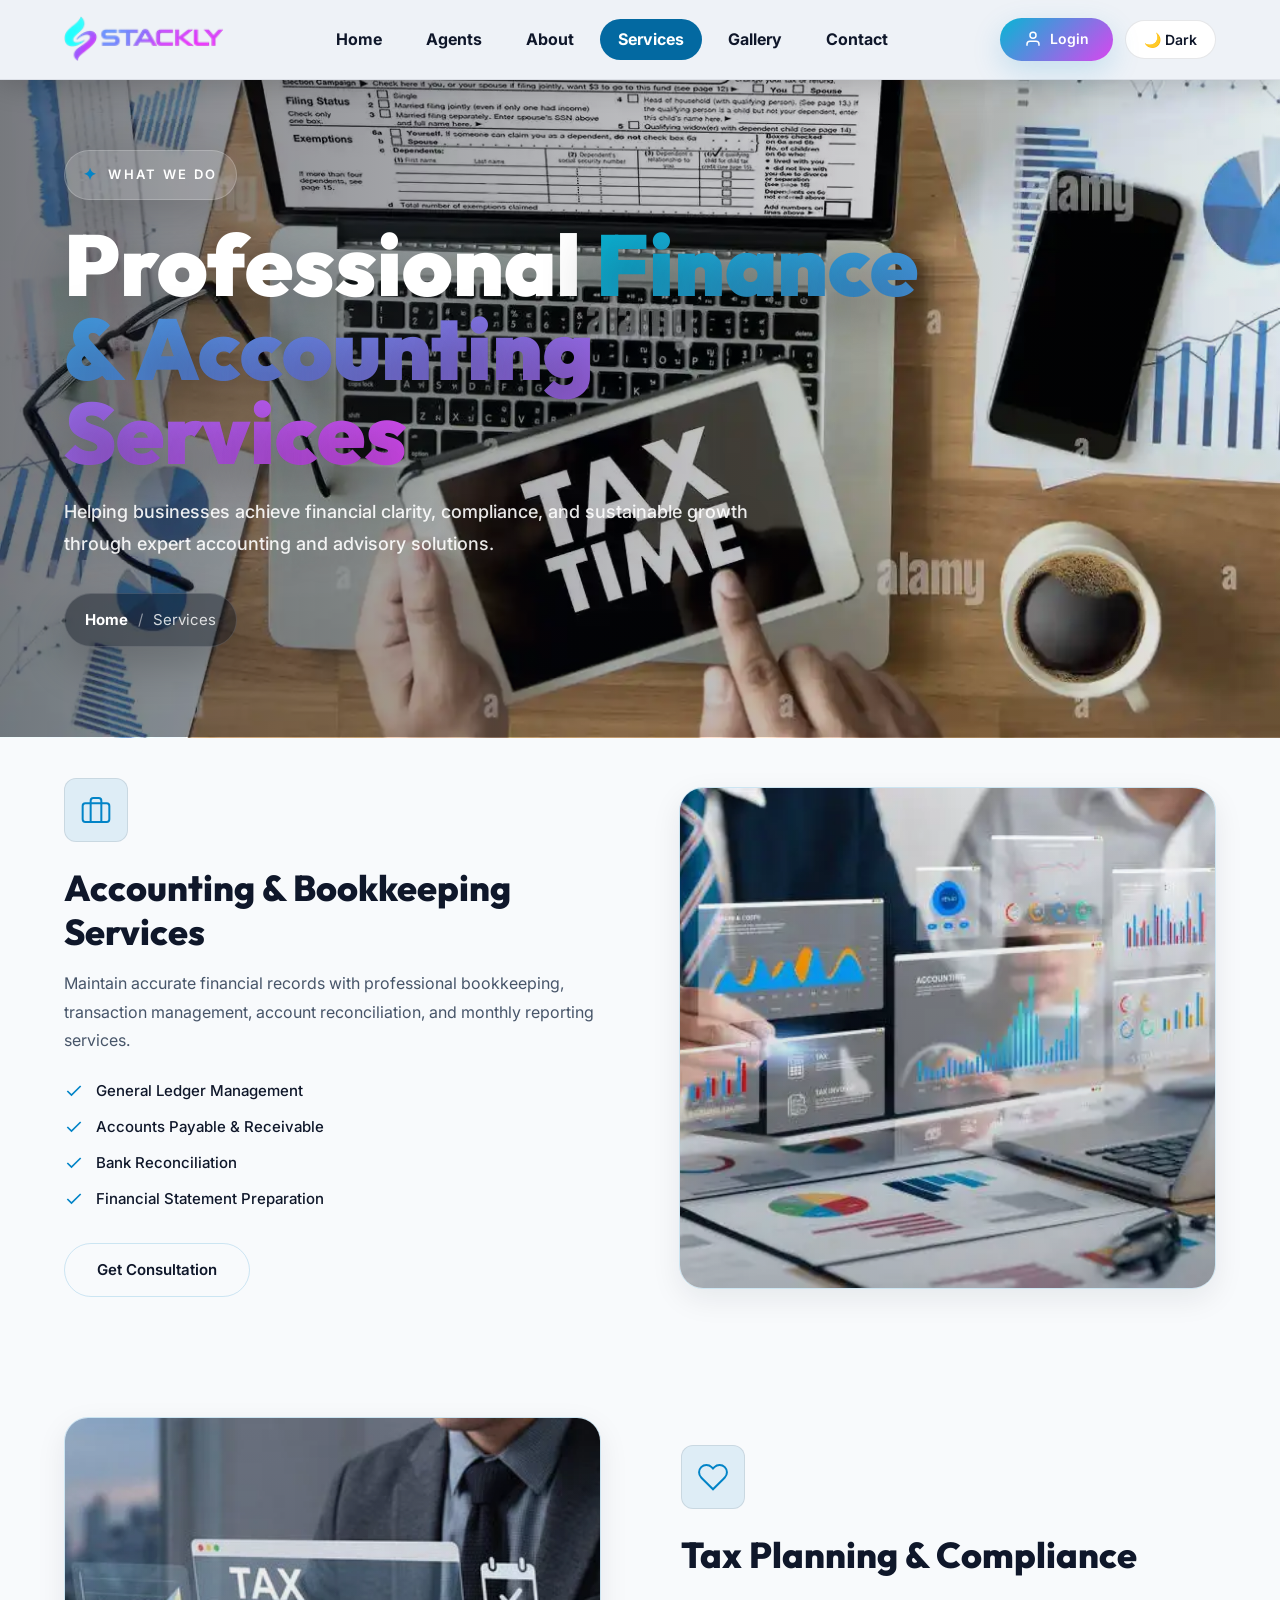
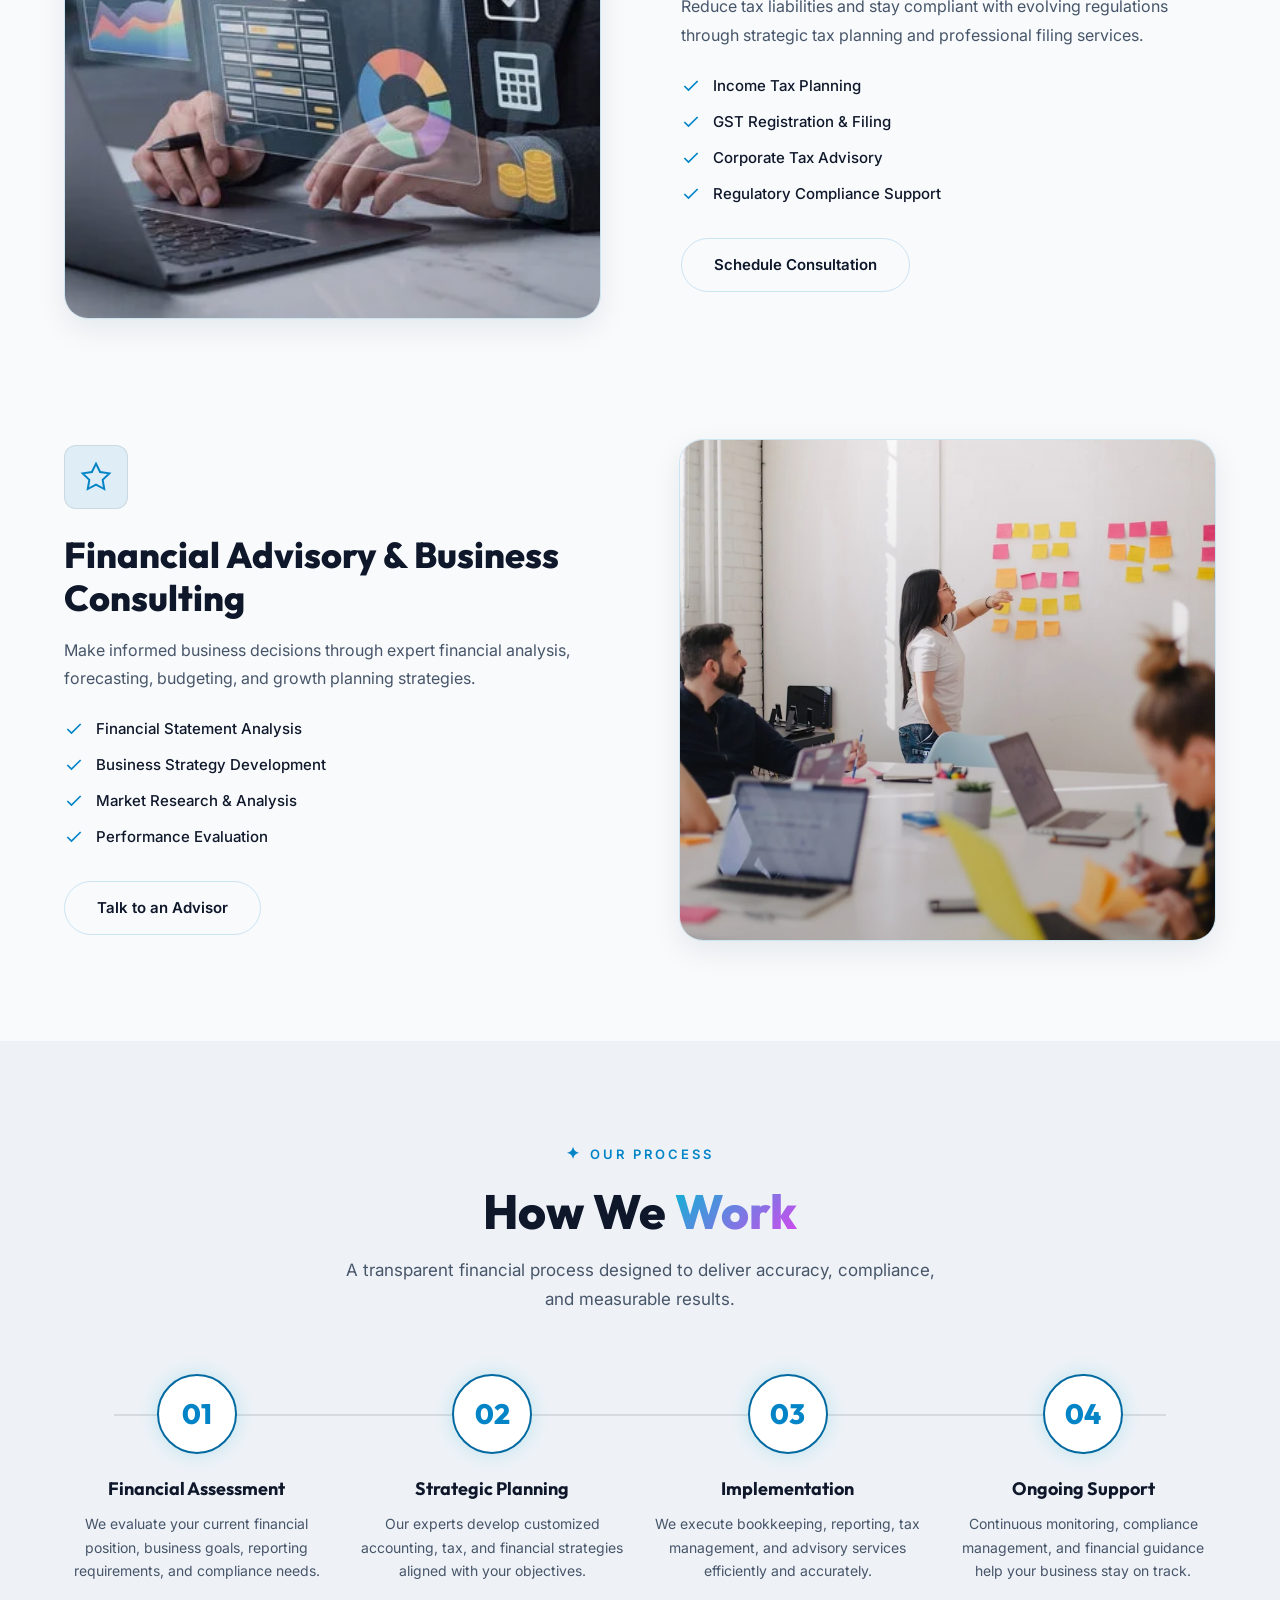
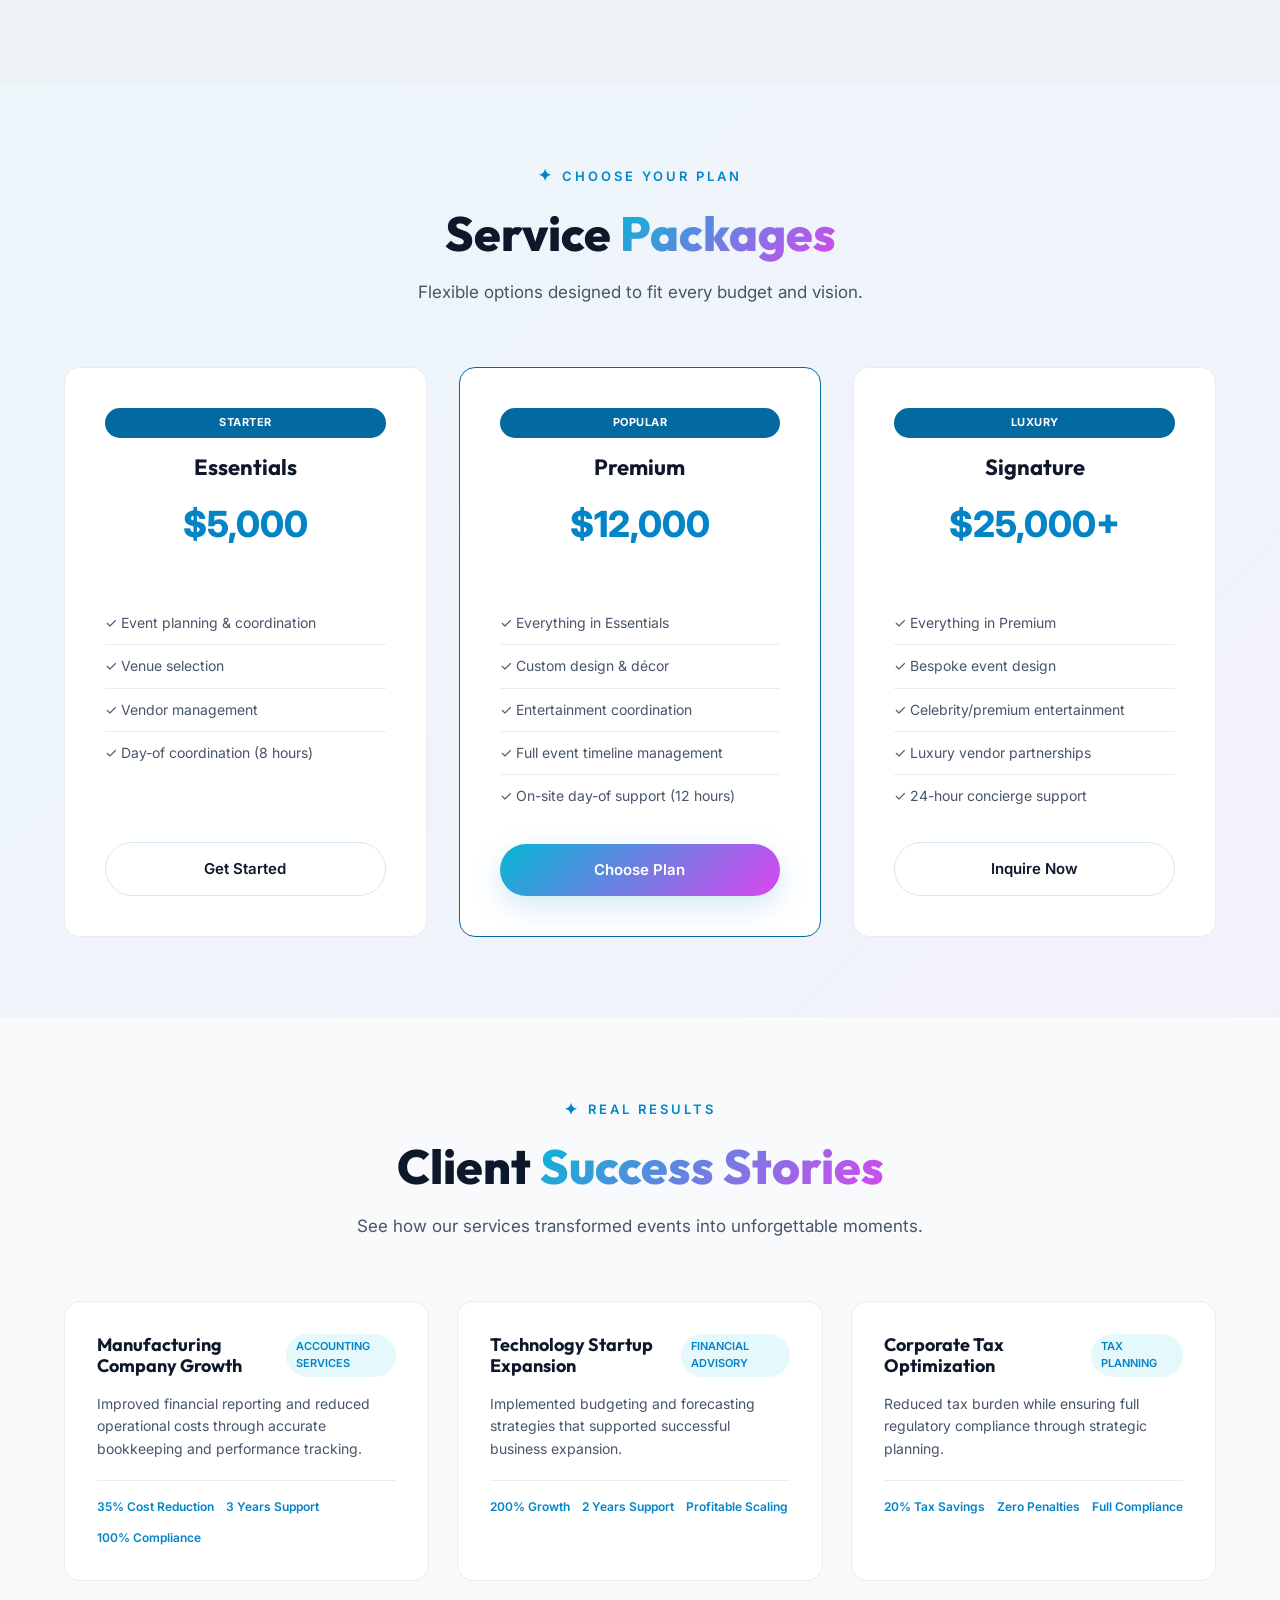
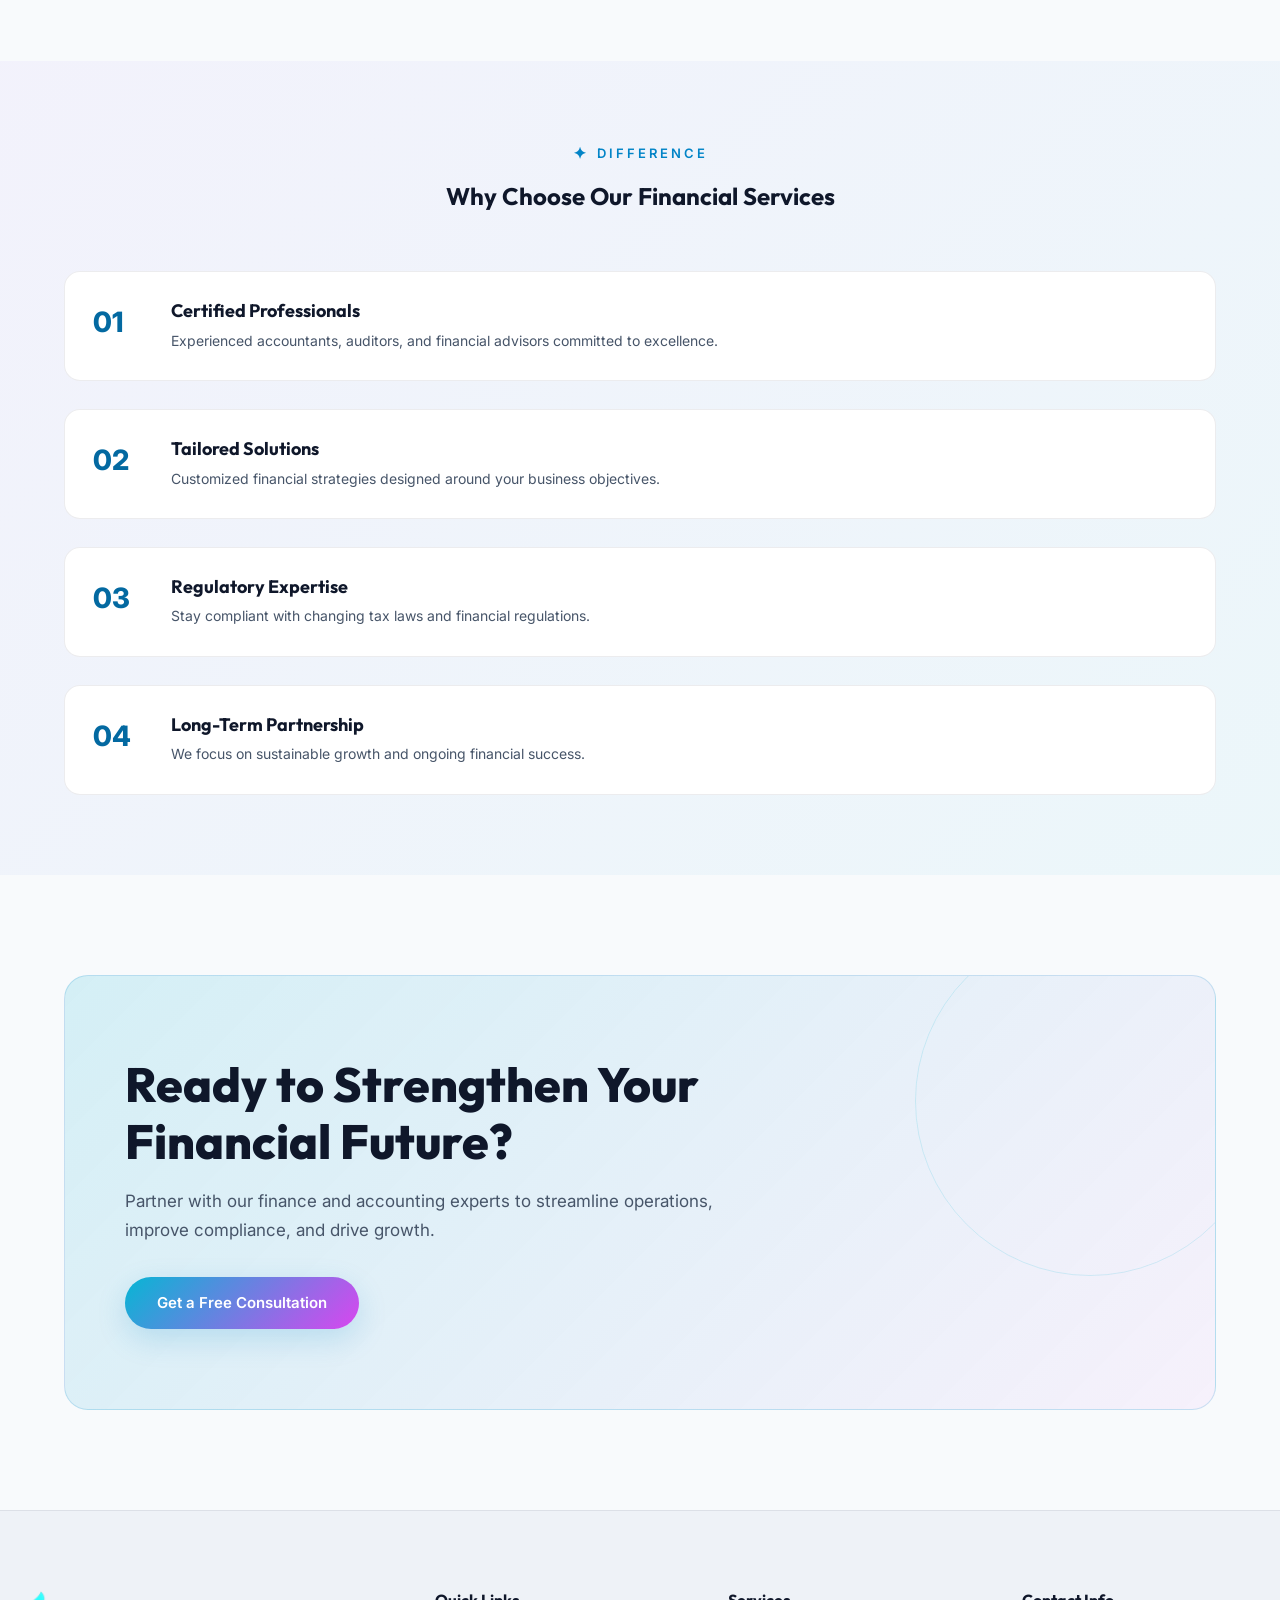
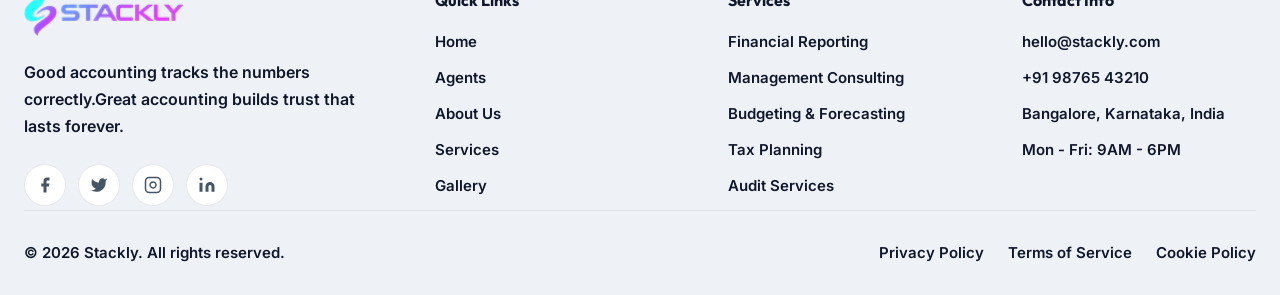
<file: services.html>
<!DOCTYPE html>
<html lang="en">
<head>
  <meta charset="UTF-8">
  <meta name="viewport" content="width=device-width, initial-scale=1.0">
  <meta name="description" content="Discover Stackly's premium event services including wedding planning, corporate events, and private parties.">
  <title>Services — Stackly</title>
  <link rel="stylesheet" href="css/common.css">
  <link rel="stylesheet" href="css/services.css">
  <link rel="icon" type="image/webp" href="assets/logo.webp">
</head>
<body>

  <!-- ======== NAVBAR ======== -->
  <nav class="navbar" id="navbar">
    <div class="nav-container">
      <a href="index.html" class="nav-logo">
        <img src="assets/logo.webp" alt="Stackly Logo" class="logo-img"></a>
      <div class="nav-links" id="navLinks">
        <a href="index.html">Home</a>
        <a href="events.html">Agents</a>
        <a href="about.html">About</a>
        <a href="services.html" class="active">Services</a>
        <a href="gallery.html">Gallery</a>
        <a href="contact.html">Contact</a>
        <a href="login.html" class="mobile-login">Login</a>
      </div>
      <div class="nav-right">
        <a href="login.html" class="btn-login">
          <svg viewBox="0 0 24 24" fill="none" stroke="currentColor" stroke-width="2"><path d="M20 21v-2a4 4 0 0 0-4-4H8a4 4 0 0 0-4 4v2"/><circle cx="12" cy="7" r="4"/></svg>
          Login
        </a>
        <button class="menu-toggle" id="menuToggle" aria-label="Toggle menu"><span></span><span></span><span></span></button>
      </div>
    </div>
  </nav>
  <div class="nav-overlay" id="navOverlay"></div>

  <!-- ======== PAGE HERO ======== -->
  <section class="page-hero">
    <div class="container">
     <span class="section-label"><span class="star">✦</span> WHAT WE DO</span>

<h1 class="section-title">
  Professional <span>Finance & Accounting Services</span>
</h1>

<p class="section-subtitle" style="margin: 0 auto;">
Helping businesses achieve financial clarity, compliance, and sustainable growth through expert accounting and advisory solutions.
</p>
      <div class="breadcrumb">
        <a href="index.html">Home</a>
        <span class="separator">/</span>
        <span>Services</span>
      </div>
    </div>
  </section>

  <!-- ======== SERVICES LISTING ======== -->
  <section class="section services-page-section">
    <div class="container">
      
      <!-- Service 1: Corporate Events -->
      <div class="service-block animate-on-scroll">
        <div class="service-content">
          <div class="service-icon">
            <svg width="32" height="32" viewBox="0 0 24 24" fill="none" stroke="currentColor" stroke-width="1.5">
              <rect x="2" y="7" width="20" height="14" rx="2" ry="2"/>
              <path d="M16 21V5a2 2 0 0 0-2-2h-4a2 2 0 0 0-2 2v16"/>
            </svg>
          </div>
        <h2>Accounting & Bookkeeping Services</h2>

<p>
Maintain accurate financial records with professional bookkeeping, transaction management, account reconciliation, and monthly reporting services.
</p>
          <ul class="service-features">
            <li><svg viewBox="0 0 24 24" fill="none" stroke="currentColor" stroke-width="2"><polyline points="20 6 9 17 4 12"/></svg> General Ledger Management</li>
            <li><svg viewBox="0 0 24 24" fill="none" stroke="currentColor" stroke-width="2"><polyline points="20 6 9 17 4 12"/></svg> Accounts Payable & Receivable</li>
            <li><svg viewBox="0 0 24 24" fill="none" stroke="currentColor" stroke-width="2"><polyline points="20 6 9 17 4 12"/></svg> Bank Reconciliation</li>
            <li><svg viewBox="0 0 24 24" fill="none" stroke="currentColor" stroke-width="2"><polyline points="20 6 9 17 4 12"/></svg> Financial Statement Preparation</li>
          </ul>
          <a href="404.html" class="btn-secondary">Get Consultation</a>
        </div>
        <div class="service-image">
          <img src="assets/image_1.webp" alt="Corporate Event Setup">
        </div>
      </div>

      <!-- Service 2: Weddings -->
      <div class="service-block reverse animate-on-scroll">
        <div class="service-content">
          <div class="service-icon">
            <svg width="32" height="32" viewBox="0 0 24 24" fill="none" stroke="currentColor" stroke-width="1.5">
              <path d="M20.84 4.61a5.5 5.5 0 0 0-7.78 0L12 5.67l-1.06-1.06a5.5 5.5 0 0 0-7.78 7.78l1.06 1.06L12 21.23l7.78-7.78 1.06-1.06a5.5 5.5 0 0 0 0-7.78z"/>
            </svg>
          </div>
    <h2>Tax Planning & Compliance</h2>

<p>
Reduce tax liabilities and stay compliant with evolving regulations through strategic tax planning and professional filing services.
</p>
          <ul class="service-features">
            <li><svg viewBox="0 0 24 24" fill="none" stroke="currentColor" stroke-width="2"><polyline points="20 6 9 17 4 12"/></svg> Income Tax Planning</li>
            <li><svg viewBox="0 0 24 24" fill="none" stroke="currentColor" stroke-width="2"><polyline points="20 6 9 17 4 12"/></svg> GST Registration & Filing</li>
            <li><svg viewBox="0 0 24 24" fill="none" stroke="currentColor" stroke-width="2"><polyline points="20 6 9 17 4 12"/></svg> Corporate Tax Advisory</li>
            <li><svg viewBox="0 0 24 24" fill="none" stroke="currentColor" stroke-width="2"><polyline points="20 6 9 17 4 12"/></svg> Regulatory Compliance Support</li>
          </ul>
          <a href="404.html" class="btn-secondary">Schedule Consultation</a>
        </div>
        <div class="service-image">
          <img src="assets/tax.webp" alt="Luxury Wedding Decor">
        </div>
      </div>

      <!-- Service 3: Private Parties -->
      <div class="service-block animate-on-scroll">
        <div class="service-content">
          <div class="service-icon">
            <svg width="32" height="32" viewBox="0 0 24 24" fill="none" stroke="currentColor" stroke-width="1.5">
              <polygon points="12 2 15.09 8.26 22 9.27 17 14.14 18.18 21.02 12 17.77 5.82 21.02 7 14.14 2 9.27 8.91 8.26 12 2"/>
            </svg>
          </div>
   <h2>Financial Advisory & Business Consulting</h2>

<p>
Make informed business decisions through expert financial analysis, forecasting, budgeting, and growth planning strategies.
</p>
          <ul class="service-features">
            <li><svg viewBox="0 0 24 24" fill="none" stroke="currentColor" stroke-width="2"><polyline points="20 6 9 17 4 12"/></svg> Financial Statement Analysis</li>
            <li><svg viewBox="0 0 24 24" fill="none" stroke="currentColor" stroke-width="2"><polyline points="20 6 9 17 4 12"/></svg> Business Strategy Development</li>
            <li><svg viewBox="0 0 24 24" fill="none" stroke="currentColor" stroke-width="2"><polyline points="20 6 9 17 4 12"/></svg> Market Research & Analysis</li>
            <li><svg viewBox="0 0 24 24" fill="none" stroke="currentColor" stroke-width="2"><polyline points="20 6 9 17 4 12"/></svg> Performance Evaluation</li>
          </ul>
          <a href="404.html" class="btn-secondary">Talk to an Advisor</a>
        </div>
        <div class="service-image">
          <img src="assets/tech-summit.webp" alt="Private Party with DJ">
        </div>
      </div>

    </div>
  </section>

  <!-- ======== HOW WE WORK ======== -->
  <section class="section process-section">
    <div class="container">
      <div class="section-header">
        <span class="section-label"><span class="star">✦</span> OUR PROCESS</span>
        <h2 class="section-title">How We <span>Work</span></h2>

<p class="section-subtitle">
A transparent financial process designed to deliver accuracy, compliance, and measurable results.
</p>
      </div>

      <div class="process-steps">
        <div class="process-step animate-on-scroll">
          <div class="step-number">01</div>
          <h3>Financial Assessment</h3>
<p>
We evaluate your current financial position, business goals, reporting requirements, and compliance needs.
</p>
        </div>
        <div class="process-step animate-on-scroll">
          <div class="step-number">02</div>
          <h3>Strategic Planning</h3>
<p>
Our experts develop customized accounting, tax, and financial strategies aligned with your objectives.
</p>
        </div>
        <div class="process-step animate-on-scroll">
          <div class="step-number">03</div>
          <h3>Implementation</h3>
<p>
We execute bookkeeping, reporting, tax management, and advisory services efficiently and accurately.
</p>
        </div>
        <div class="process-step animate-on-scroll">
          <div class="step-number">04</div>
          <h3>Ongoing Support</h3>
<p>
Continuous monitoring, compliance management, and financial guidance help your business stay on track.
</p>
        </div>
      </div>
    </div>
  </section>

  <!-- ======== SERVICE PACKAGES ======== -->
  <section class="section packages-section">
    <div class="container">
      <div class="section-header">
        <span class="section-label"><span class="star">✦</span> CHOOSE YOUR PLAN</span>
        <h2 class="section-title">Service <span>Packages</span></h2>
        <p class="section-subtitle">Flexible options designed to fit every budget and vision.</p>
      </div>
      <div class="packages-grid">
        <div class="package-card animate-on-scroll">
          <div class="package-badge">STARTER</div>
          <h3>Essentials</h3>
          <div class="package-price">$5,000</div>
          <ul class="package-features">
            <li>✓ Event planning & coordination</li>
            <li>✓ Venue selection</li>
            <li>✓ Vendor management</li>
            <li>✓ Day-of coordination (8 hours)</li>
          </ul>
          <a href="404.html" class="btn-secondary">Get Started</a>
        </div>
        <div class="package-card featured animate-on-scroll">
          <div class="package-badge">POPULAR</div>
          <h3>Premium</h3>
          <div class="package-price">$12,000</div>
          <ul class="package-features">
            <li>✓ Everything in Essentials</li>
            <li>✓ Custom design & décor</li>
            <li>✓ Entertainment coordination</li>
            <li>✓ Full event timeline management</li>
            <li>✓ On-site day-of support (12 hours)</li>
          </ul>
          <a href="404.html" class="btn-primary">Choose Plan</a>
        </div>
        <div class="package-card animate-on-scroll">
          <div class="package-badge">LUXURY</div>
          <h3>Signature</h3>
          <div class="package-price">$25,000+</div>
          <ul class="package-features">
            <li>✓ Everything in Premium</li>
            <li>✓ Bespoke event design</li>
            <li>✓ Celebrity/premium entertainment</li>
            <li>✓ Luxury vendor partnerships</li>
            <li>✓ 24-hour concierge support</li>
          </ul>
          <a href="404.html" class="btn-secondary">Inquire Now</a>
        </div>
      </div>
    </div>
  </section>

  <!-- ======== SUCCESS STORIES ======== -->
  <section class="section success-stories-section">
    <div class="container">
      <div class="section-header">
        <span class="section-label"><span class="star">✦</span> REAL RESULTS</span>
        <h2 class="section-title">Client <span>Success Stories</span></h2>
        <p class="section-subtitle">See how our services transformed events into unforgettable moments.</p>
      </div>
      <div class="stories-grid">
        <div class="story-card animate-on-scroll">
          <div class="story-header">
            <h4>Manufacturing Company Growth</h4>
            <span class="story-tag">Accounting Services</span>
          </div>
          <p class="story-description">Improved financial reporting and reduced operational costs through accurate bookkeeping and performance tracking.</p>
          <div class="story-metrics">
             <span>35% Cost Reduction</span>
  <span>3 Years Support</span>
  <span>100% Compliance</span>
          </div>
        </div>
        <div class="story-card animate-on-scroll">
          <div class="story-header">
            <h4>Technology Startup Expansion</h4>
            <span class="story-tag">Financial Advisory</span>
          </div>
          <p class="story-description">Implemented budgeting and forecasting strategies that supported successful business expansion.</p>
          <div class="story-metrics">
             <span>200% Growth</span>
  <span>2 Years Support</span>
  <span>Profitable Scaling</span>
          </div>
        </div>
        <div class="story-card animate-on-scroll">
          <div class="story-header">
            <h4>Corporate Tax Optimization</h4>
            <span class="story-tag">Tax Planning</span>
          </div>
          <p class="story-description">Reduced tax burden while ensuring full regulatory compliance through strategic planning.</p>
          <div class="story-metrics">
            <span>20% Tax Savings</span>
  <span>Zero Penalties</span>
  <span>Full Compliance</span>
          </div>
        </div>
      </div>
    </div>
  </section>

  <!-- ======== WHY CHOOSE US ======== -->
  <section class="section why-choose-section">
    <div class="container">
      <div class="section-header">
        <span class="section-label"><span class="star">✦</span> DIFFERENCE</span>
        <h2 class="section-title\">Why Choose Our <span>Financial Services</span></h2>
      </div>
      <div class="why-choose-list">
        <div class="why-item animate-on-scroll">
          <div class="why-number">01</div>
          <div class="why-content">
           <h4>Certified Professionals</h4>
            <p>Experienced accountants, auditors, and financial advisors committed to excellence.</p>
          </div>
        </div>
        <div class="why-item animate-on-scroll">
          <div class="why-number">02</div>
          <div class="why-content">
            <h4>Tailored Solutions</h4>
<p>Customized financial strategies designed around your business objectives.</p>
          </div>
        </div>
        <div class="why-item animate-on-scroll">
          <div class="why-number">03</div>
          <div class="why-content">
            <h4>Regulatory Expertise</h4>
<p>Stay compliant with changing tax laws and financial regulations.</p>
          </div>
        </div>
        <div class="why-item animate-on-scroll">
          <div class="why-number">04</div>
          <div class="why-content">
            <h4>Long-Term Partnership</h4>
<p>We focus on sustainable growth and ongoing financial success.</p>
          </div>
        </div>
      </div>
    </div>
  </section>

  <!-- ======== CTA ======== -->
  <section class="cta-section">
    <div class="container">
      <div class="cta-card">
        <div class="cta-content">
          <h2 class="section-title">Ready to Strengthen Your Financial Future?</h2>
          <p class="section-subtitle">Partner with our finance and accounting experts to streamline operations, improve compliance, and drive growth.</p>
          <a href="404.html" class="btn-primary">Get a Free Consultation</a>
        </div>
        <div class="cta-decoration">
          <div class="cta-circle"></div>
        </div>
      </div>
    </div>
  </section>

 <!-- ======== FOOTER ======== -->
  <footer class="footer">
    <div class="container">
      <div class="footer-grid">
        <div class="footer-brand">
          <a href="index.html" class="nav-logo">
            <img src="assets/logo.webp" alt="Stackly Logo" class="logo-img"></a>
          <p>Good accounting tracks the numbers correctly.Great accounting builds trust that lasts forever.</p>
          <div class="footer-socials">
            <a href="404.html" aria-label="Facebook">
              <svg width="18" height="18" viewBox="0 0 24 24" fill="currentColor"><path d="M18 2h-3a5 5 0 0 0-5 5v3H7v4h3v8h4v-8h3l1-4h-4V7a1 1 0 0 1 1-1h3z"/></svg>
            </a>
            <a href="404.html" aria-label="Twitter">
              <svg width="18" height="18" viewBox="0 0 24 24" fill="currentColor"><path d="M23 3a10.9 10.9 0 0 1-3.14 1.53 4.48 4.48 0 0 0-7.86 3v1A10.66 10.66 0 0 1 3 4s-4 9 5 13a11.64 11.64 0 0 1-7 2c9 5 20 0 20-11.5a4.5 4.5 0 0 0-.08-.83A7.72 7.72 0 0 0 23 3z"/></svg>
            </a>
            <a href="404.html" aria-label="Instagram">
              <svg width="18" height="18" viewBox="0 0 24 24" fill="none" stroke="currentColor" stroke-width="2"><rect x="2" y="2" width="20" height="20" rx="5" ry="5"/><path d="M16 11.37A4 4 0 1 1 12.63 8 4 4 0 0 1 16 11.37z"/><line x1="17.5" y1="6.5" x2="17.51" y2="6.5"/></svg>
            </a>
            <a href="404.html" aria-label="LinkedIn">
              <svg width="18" height="18" viewBox="0 0 24 24" fill="currentColor"><path d="M16 8a6 6 0 0 1 6 6v7h-4v-7a2 2 0 0 0-2-2 2 2 0 0 0-2 2v7h-4v-7a6 6 0 0 1 6-6z"/><rect x="2" y="9" width="4" height="12"/><circle cx="4" cy="4" r="2"/></svg>
            </a>
          </div>
        </div>
        <div class="footer-column">
          <h4>Quick Links</h4>
          <ul>
            <li><a href="index.html">Home</a></li>
            <li><a href="events.html">Agents</a></li>
            <li><a href="about.html">About Us</a></li>
            <li><a href="services.html">Services</a></li>
            <li><a href="gallery.html">Gallery</a></li>
          </ul>
        </div>
        <div class="footer-column">
          <h4>Services</h4>
          <ul>
            <li><a href="404.html">Financial Reporting</a></li>
            <li><a href="404.html">Management Consulting</a></li>
            <li><a href="404.html">Budgeting & Forecasting</a></li>
            <li><a href="404.html">Tax Planning</a></li>
            <li><a href="404.html">Audit Services</a></li>
          </ul>
        </div>
        <div class="footer-column">
          <h4>Contact Info</h4>
          <ul>
            <li>hello@stackly.com</li>
            <li>+91 98765 43210</li>
            <li>Bangalore, Karnataka, India</li>
            <li>Mon - Fri: 9AM - 6PM</li>
          </ul>
        </div>
      </div>
      <div class="footer-bottom">
        <p>&copy; 2026 Stackly. All rights reserved.</p>
        <div class="footer-bottom-links">
          <a href="404.html">Privacy Policy</a>
          <a href="404.html">Terms of Service</a>
          <a href="404.html">Cookie Policy</a>
        </div>
      </div>
    </div>
  </footer>

  <button class="back-to-top" id="backToTop" aria-label="Back to top">
    <svg width="20" height="20" viewBox="0 0 24 24" fill="none" stroke="currentColor" stroke-width="2.5"><polyline points="18 15 12 9 6 15"/></svg>
  </button>

  <script src="js/script.js"></script>
</body>
</html>
</file>
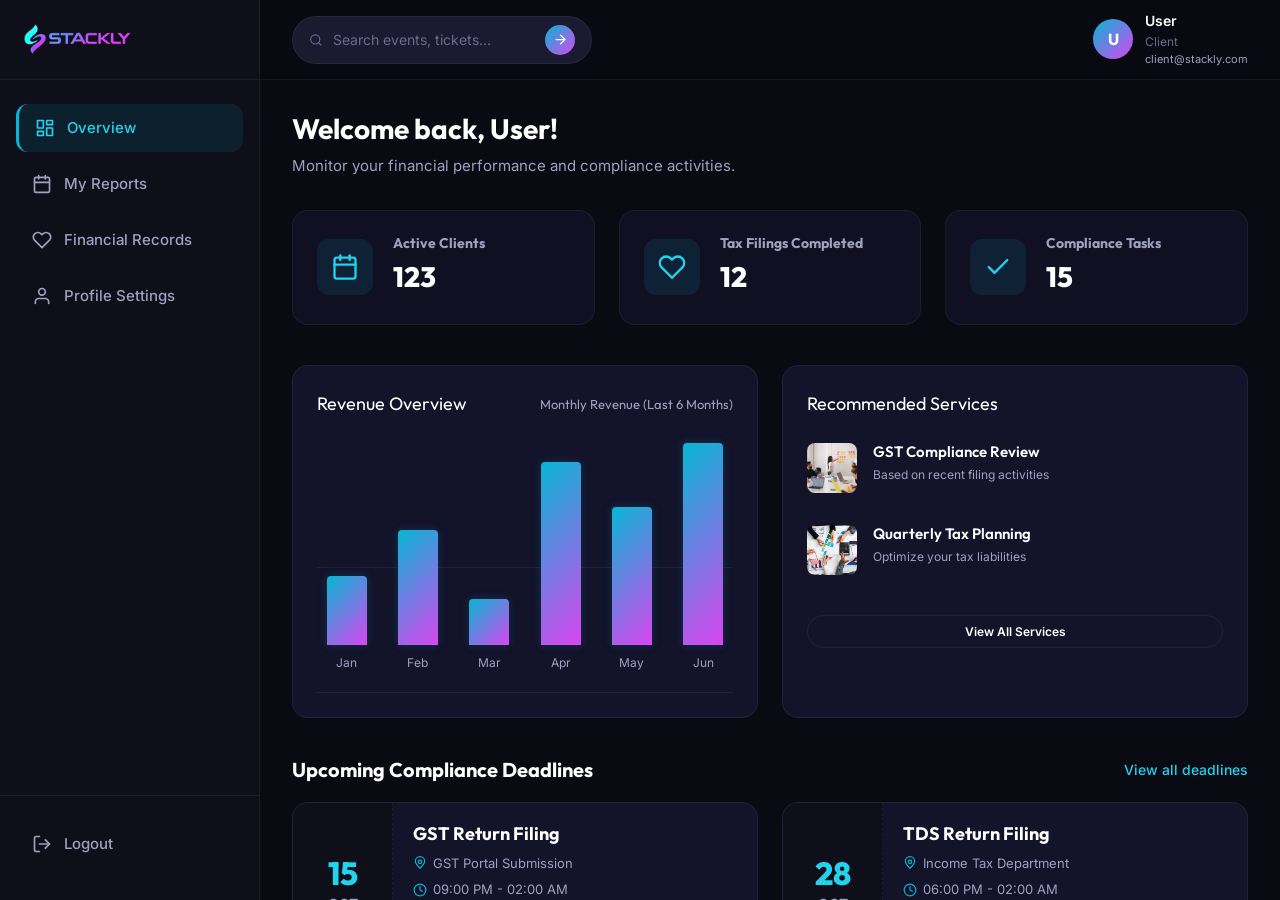
<file: userdashboard.html>
<!DOCTYPE html>
<html lang="en">
<head>
  <meta charset="UTF-8">
  <meta name="viewport" content="width=device-width, initial-scale=1.0">
  <title>User Dashboard | Stackly</title>
  <link rel="stylesheet" href="css/common.css">
  <link rel="stylesheet" href="css/userdashboard.css">
  <link rel="icon" type="image/webp" href="assets/logo.webp">
  <style>
    @media (max-width: 480px) {
      .dashboard-row {
        flex-direction: column !important;
      }
      .events-grid {
        grid-template-columns: 1fr !important;
      }
      .ticket-card {
        flex-direction: column !important;
        align-items: flex-start !important;
        gap: 15px !important;
      }
      .ticket-actions {
        flex-direction: column !important;
        width: 100% !important;
        gap: 10px !important;
      }
      .ticket-actions .btn-outline {
        width: 100% !important;
        text-align: center !important;
        justify-content: center !important;
      }
      .section-header {
        flex-direction: column !important;
        align-items: flex-start !important;
        gap: 10px !important;
      }
    }
    @media (max-width: 320px) {
      .dashboard-area {
        padding: 20px 12px !important;
      }
      .dashboard-title {
        font-size: 1.3rem !important;
      }
      .bar-graph-container {
        gap: 5px !important;
      }
      .bar-label {
        font-size: 10px !important;
      }
    }
  </style>
</head>
<body class="dashboard-body">

  <!-- Sidebar -->
  <aside class="sidebar" id="sidebar">
    <div class="sidebar-header">
      <a href="index.html" class="sidebar-logo">
        <img src="assets/logo.webp" alt="Stackly Logo" class="logo-img">
      </a>
      <button class="sidebar-close-btn" id="sidebarClose">
        <svg viewBox="0 0 24 24" fill="none" stroke="currentColor" stroke-width="2"><line x1="18" y1="6" x2="6" y2="18"/><line x1="6" y1="6" x2="18" y2="18"/></svg>
      </button>
    </div>
    
    <nav class="sidebar-nav">
      <a href="#" class="nav-item active" data-target="overview">
        <svg viewBox="0 0 24 24" fill="none" stroke="currentColor" stroke-width="2" stroke-linecap="round" stroke-linejoin="round"><rect x="3" y="3" width="7" height="9"/><rect x="14" y="3" width="7" height="5"/><rect x="14" y="12" width="7" height="9"/><rect x="3" y="16" width="7" height="5"/></svg>
        Overview
      </a>
      <a href="#" class="nav-item" data-target="tickets">
        <svg viewBox="0 0 24 24" fill="none" stroke="currentColor" stroke-width="2" stroke-linecap="round" stroke-linejoin="round"><rect x="3" y="4" width="18" height="18" rx="2" ry="2"/><line x1="16" y1="2" x2="16" y2="6"/><line x1="8" y1="2" x2="8" y2="6"/><line x1="3" y1="10" x2="21" y2="10"/></svg>
        My Reports
      </a>
      <a href="#" class="nav-item" data-target="saved">
        <svg viewBox="0 0 24 24" fill="none" stroke="currentColor" stroke-width="2" stroke-linecap="round" stroke-linejoin="round"><path d="M20.84 4.61a5.5 5.5 0 0 0-7.78 0L12 5.67l-1.06-1.06a5.5 5.5 0 0 0-7.78 7.78l1.06 1.06L12 21.23l7.78-7.78 1.06-1.06a5.5 5.5 0 0 0 0-7.78z"/></svg>
        Financial Records
      </a>
      <a href="#" class="nav-item" data-target="settings">
        <svg viewBox="0 0 24 24" fill="none" stroke="currentColor" stroke-width="2" stroke-linecap="round" stroke-linejoin="round"><path d="M20 21v-2a4 4 0 0 0-4-4H8a4 4 0 0 0-4 4v2"/><circle cx="12" cy="7" r="4"/></svg>
        Profile Settings
      </a>
    </nav>
    
    <div class="sidebar-footer">
      <a href="login.html" class="nav-item">
        <svg viewBox="0 0 24 24" fill="none" stroke="currentColor" stroke-width="2" stroke-linecap="round" stroke-linejoin="round"><path d="M9 21H5a2 2 0 0 1-2-2V5a2 2 0 0 1 2-2h4"/><polyline points="16 17 21 12 16 7"/><line x1="21" y1="12" x2="9" y2="12"/></svg>
        Logout
      </a>
    </div>
  </aside>

  <!-- Sidebar Overlay -->
  <div class="sidebar-overlay" id="sidebarOverlay"></div>

  <!-- Main Content -->
  <main class="main-content">
    
    <!-- Topbar -->
    <header class="topbar">
      <div class="topbar-left">
        <button class="menu-toggle-btn" id="menuToggle">
          <svg viewBox="0 0 24 24" fill="none" stroke="currentColor" stroke-width="2"><line x1="3" y1="12" x2="21" y2="12"/><line x1="3" y1="6" x2="21" y2="6"/><line x1="3" y1="18" x2="21" y2="18"/></svg>
        </button>
        <form class="search-box dashboard-search" action="404.html" method="get">
          <svg viewBox="0 0 24 24" fill="none" stroke="currentColor" stroke-width="2" stroke-linecap="round" stroke-linejoin="round"><circle cx="11" cy="11" r="8"/><line x1="21" y1="21" x2="16.65" y2="16.65"/></svg>
          <input type="text" name="search" placeholder="Search events, tickets...">
          <button type="submit" class="search-submit" aria-label="Search">
            <svg viewBox="0 0 24 24" fill="none" stroke="currentColor" stroke-width="2" stroke-linecap="round" stroke-linejoin="round"><line x1="5" y1="12" x2="19" y2="12"/><polyline points="12 5 19 12 12 19"/></svg>
          </button>
        </form>
      </div>
      
      <div class="topbar-right">
        <div class="user-profile">
          <div class="avatar" id="userAvatar">U</div>
          <div class="user-info">
            <span class="user-name" id="userNameDisplay">User</span>
            <span class="user-role" id="userRoleDisplay">Client</span>
            <span class="user-email" id="userEmailDisplay">client@stackly.com</span>
          </div>
        </div>
      </div>
    </header>

    <!-- Dashboard Area -->
    <div class="dashboard-area">
      <!-- Overview Tab -->
      <div id="overview" class="tab-content active">
        <div class="dashboard-header">
          <h1 class="dashboard-title">Welcome back, <span id="displayName">User</span>!</h1>
          <p class="dashboard-subtitle">Monitor your financial performance and compliance activities.</p>
        </div>

        <!-- Stats -->
      <div class="stats-grid animate-entry delay-1">
        <div class="stat-card">
          <div class="stat-icon">
            <svg viewBox="0 0 24 24" fill="none" stroke="currentColor" stroke-width="2" stroke-linecap="round" stroke-linejoin="round"><rect x="3" y="4" width="18" height="18" rx="2" ry="2"/><line x1="16" y1="2" x2="16" y2="6"/><line x1="8" y1="2" x2="8" y2="6"/><line x1="3" y1="10" x2="21" y2="10"/></svg>
          </div>
          <div class="stat-details">
            <h4>Active Clients</h4>
            <div class="value">123</div>
          </div>
        </div>
        <div class="stat-card">
          <div class="stat-icon">
            <svg viewBox="0 0 24 24" fill="none" stroke="currentColor" stroke-width="2" stroke-linecap="round" stroke-linejoin="round"><path d="M20.84 4.61a5.5 5.5 0 0 0-7.78 0L12 5.67l-1.06-1.06a5.5 5.5 0 0 0-7.78 7.78l1.06 1.06L12 21.23l7.78-7.78 1.06-1.06a5.5 5.5 0 0 0 0-7.78z"/></svg>
          </div>
          <div class="stat-details">
            <h4>Tax Filings Completed</h4>
            <div class="value">12</div>
          </div>
        </div>
        <div class="stat-card">
          <div class="stat-icon">
            <svg viewBox="0 0 24 24" fill="none" stroke="currentColor" stroke-width="2" stroke-linecap="round" stroke-linejoin="round"><polyline points="20 6 9 17 4 12"/></svg>
          </div>
          <div class="stat-details">
            <h4>Compliance Tasks</h4>
            <div class="value">15</div>
          </div>
        </div>
      </div>

      <!-- Graph & Recommendations Row -->
      <div class="dashboard-row animate-entry delay-2">
        <!-- Activity Graph -->
        <div class="dashboard-card col-2">
          <div class="dashboard-card-title">
            <span>Revenue Overview</span>
            <span style="font-size: 13px; color: var(--text-secondary); font-weight: normal;">Monthly Revenue (Last 6 Months)</span>
          </div>
          <div class="bar-graph-container">
            <div class="bar-wrapper">
              <div class="bar" style="height: 30%;"></div>
              <span class="bar-label">Jan</span>
              <div class="bar-value-tooltip">₹1.2L</div>
            </div>
            <div class="bar-wrapper">
              <div class="bar" style="height: 50%;"></div>
              <span class="bar-label">Feb</span>
              <div class="bar-value-tooltip">₹2.5L</div>
            </div>
            <div class="bar-wrapper">
              <div class="bar" style="height: 20%;"></div>
              <span class="bar-label">Mar</span>
              <div class="bar-value-tooltip">₹1.0L</div>
            </div>
            <div class="bar-wrapper">
              <div class="bar" style="height: 80%;"></div>
              <span class="bar-label">Apr</span>
              <div class="bar-value-tooltip">₹2.0L</div>
            </div>
            <div class="bar-wrapper">
              <div class="bar" style="height: 60%;"></div>
              <span class="bar-label">May</span>
              <div class="bar-value-tooltip">₹1.5L</div>
            </div>
            <div class="bar-wrapper">
              <div class="bar" style="height: 100%;"></div>
              <span class="bar-label">Jun</span>
              <div class="bar-value-tooltip">₹3.0L</div>
            </div>
          </div>
        </div>

        <!-- Recommendations -->
        <div class="dashboard-card">
          <div class="dashboard-card-title">
            <span>Recommended Services</span>
          </div>
          <div style="display: flex; flex-direction: column; gap: 16px;">
            <div class="activity-item" style="padding-bottom: 0; border: none;">
              <img src="assets/tech-summit.webp" alt="Event" style="width: 50px; height: 50px; border-radius: 8px; object-fit: cover;">
              <div class="activity-details">
                <h5 style="margin-bottom: 4px;">GST Compliance Review</h5>
                <p style="font-size: 12px;">Based on recent filing activities</p>
              </div>
            </div>
            <div class="activity-item" style="padding-bottom: 0; border: none;">
              <img src="assets/d4.webp" alt="Event" style="width: 50px; height: 50px; border-radius: 8px; object-fit: cover;">
              <div class="activity-details">
                <h5 style="margin-bottom: 4px;">Quarterly Tax Planning</h5>
                <p style="font-size: 12px;">Optimize your tax liabilities</p>
              </div>
            </div>
            <a href="404.html" class="btn-outline" style="width: 100%; margin-top: 8px; display: block; text-align: center;">View All Services</a>
          </div>
        </div>
      </div>

        <!-- Registered Events -->
        <div class="section-wrapper animate-entry delay-3">
          <div class="section-header">
            <h3>Upcoming Compliance Deadlines</h3>
            <a href="404.html" class="view-all">View all deadlines</a>
          </div>
          
          <div class="events-grid">
            <!-- Ticket 1 -->
            <div class="ticket-card">
              <div class="ticket-date">
                <span class="day">15</span>
                <span class="month">Oct</span>
              </div>
              <div class="ticket-info">
                <h4>GST Return Filing</h4>
                <p>
                  <svg viewBox="0 0 24 24" fill="none" stroke="currentColor" stroke-width="2" stroke-linecap="round" stroke-linejoin="round"><circle cx="12" cy="10" r="3"/><path d="M12 21c-4.478-4.478-8-8.522-8-12a8 8 0 1 1 16 0c0 3.478-3.522 7.522-8 12z"/></svg>
                  GST Portal Submission
                </p>
                <p>
                  <svg viewBox="0 0 24 24" fill="none" stroke="currentColor" stroke-width="2" stroke-linecap="round" stroke-linejoin="round"><circle cx="12" cy="12" r="10"/><polyline points="12 6 12 12 16 14"/></svg>
                   09:00 PM - 02:00 AM
                </p>
                <div class="ticket-actions">
                  <a href="404.html" class="btn-outline">View Details</a>
                  <a href="404.html" class="btn-outline" style="border-color: rgba(255,255,255,0.1); color: var(--text-secondary);">Mark Complete</a>
                </div>
              </div>
            </div>
            
            <!-- Ticket 2 -->
            <div class="ticket-card">
              <div class="ticket-date">
                <span class="day">28</span>
                <span class="month">Oct</span>
              </div>
              <div class="ticket-info">
                <h4>TDS Return Filing</h4>
                <p>
                  <svg viewBox="0 0 24 24" fill="none" stroke="currentColor" stroke-width="2" stroke-linecap="round" stroke-linejoin="round"><circle cx="12" cy="10" r="3"/><path d="M12 21c-4.478-4.478-8-8.522-8-12a8 8 0 1 1 16 0c0 3.478-3.522 7.522-8 12z"/></svg>
                 Income Tax Department
                </p>
                <p>
                  <svg viewBox="0 0 24 24" fill="none" stroke="currentColor" stroke-width="2" stroke-linecap="round" stroke-linejoin="round"><circle cx="12" cy="12" r="10"/><polyline points="12 6 12 12 16 14"/></svg>
                  06:00 PM - 02:00 AM
                </p>
                <div class="ticket-actions">
                  <a href="404.html" class="btn-outline">View Details</a>
                  <a href="404.html" class="btn-outline" style="border-color: rgba(255,255,255,0.1); color: var(--text-secondary);">Mark Complete</a>
                </div>
              </div>
            </div>
          </div>
        </div>
        
        <!-- Recent Activity -->
      <div class="section-wrapper animate-entry delay-4">
        <div class="section-header">
          <h3>Recent Activity</h3>
        </div>
          <div class="activity-list">
            <div class="activity-item">
              <div class="activity-icon">
                <svg viewBox="0 0 24 24" fill="none" stroke="currentColor" stroke-width="2"><path d="M22 11.08V12a10.01 10.01 0 1 1-5.93-9.14"/><polyline points="22 4 12 14.01 9 11.01"/></svg>
              </div>
              <div class="activity-details">
                <h5>New Client Added</h5>
<p>ABC Manufacturing Pvt Ltd has been added to your portfolio.</p>
<div class="activity-time">1 week ago</div>
              </div>
            </div>
            <div class="activity-item">
              <div class="activity-icon">
                <svg viewBox="0 0 24 24" fill="none" stroke="currentColor" stroke-width="2"><path d="M20.84 4.61a5.5 5.5 0 0 0-7.78 0L12 5.67l-1.06-1.06a5.5 5.5 0 0 0-7.78 7.78l1.06 1.06L12 21.23l7.78-7.78 1.06-1.06a5.5 5.5 0 0 0 0-7.78z"/></svg>
              </div>
              <div class="activity-details">
                <h5>Client  Saved</h5>
                <p>Manufacturing Pvt Ltd has been added to your portfolio.</p>
                <div class="activity-time">1 week ago</div>
              </div>
            </div>
          </div>
        </div>
      </div>

      <!-- Tickets Tab -->
      <div id="tickets" class="tab-content" style="display: none;">
        <div class="dashboard-header">
          <h1 class="dashboard-title">My Reports</h1>
          <p class="dashboard-subtitle">View and manage your accounting reports.</p>
        </div>
        <div class="events-grid">
            <div class="ticket-card">
              <div class="ticket-date">
                <span class="day">15</span>
                <span class="month">Oct</span>
              </div>
              <div class="ticket-info">
                <h4>Profit & Loss Statement</h4>
                <p><svg viewBox="0 0 24 24" fill="none" stroke="currentColor" stroke-width="2"><circle cx="12" cy="10" r="3"/><path d="M12 21c-4.478-4.478-8-8.522-8-12a8 8 0 1 1 16 0c0 3.478-3.522 7.522-8 12z"/></svg> Financial Year 2025-26</p>
                <div class="ticket-actions">
                  <a href="404.html" class="btn-outline">View Report</a>
                  <a href="404.html" class="btn-outline" style="border-color: rgba(255,255,255,0.1); color: var(--text-secondary);">Download</a>
                </div>
              </div>
            </div>
            
            <div class="ticket-card">
              <div class="ticket-date">
                <span class="day">28</span>
                <span class="month">Oct</span>
              </div>
              <div class="ticket-info">
                <h4>GST Filing Records</h4>
                <p><svg viewBox="0 0 24 24" fill="none" stroke="currentColor" stroke-width="2"><circle cx="12" cy="10" r="3"/><path d="M12 21c-4.478-4.478-8-8.522-8-12a8 8 0 1 1 16 0c0 3.478-3.522 7.522-8 12z"/></svg> Access historical GST returns and acknowledgements.</p>
                <div class="ticket-actions">
                  <a href="404.html" class="btn-outline">View Report</a>
                  <a href="404.html" class="btn-outline" style="border-color: rgba(255,255,255,0.1); color: var(--text-secondary);">Download</a>
                </div>
              </div>
            </div>
            
            <div class="ticket-card" style="opacity: 0.6;">
              <div class="ticket-date">
                <span class="day">05</span>
                <span class="month">Sep</span>
              </div>
              <div class="ticket-info">
                <h4>Tax Audit Documents</h4>
                <p><svg viewBox="0 0 24 24" fill="none" stroke="currentColor" stroke-width="2"><circle cx="12" cy="10" r="3"/><path d="M12 21c-4.478-4.478-8-8.522-8-12a8 8 0 1 1 16 0c0 3.478-3.522 7.522-8 12z"/></svg> Tax audit reports and supporting documentation.</p>
                <div class="ticket-actions">
                  <a href="404.html" class="btn-outline">View Report</a>
                  <a href="404.html" class="btn-outline" style="border-color: rgba(255,255,255,0.1); color: var(--text-secondary);">Download</a>
                </div>
              </div>
            </div>
        </div>
      </div>

      <!-- Saved Events Tab -->
      <div id="saved" class="tab-content" style="display: none;">
        <div class="dashboard-header">
          <h1 class="dashboard-title">Account Settings</h1>
          <p class="dashboard-subtitle">Manage your accountant profile and contact information.</p>
        </div>
        <div style="display: grid; grid-template-columns: repeat(auto-fill, minmax(280px, 1fr)); gap: 24px;">
          <!-- Event Card -->
          <div class="event-card" style="background: var(--bg-card); border: 1px solid var(--border-light); border-radius: var(--radius-lg); overflow: hidden; display: flex; flex-direction: column;">
            <div style="height: 160px; background: url('assets/beach-wedding.webp') center/cover;"></div>
            <div style="padding: 20px; display: flex; flex-direction: column; flex: 1;">
              <h4 style="font-size: 16px; margin-bottom: 8px;">Oceanfront Wedding Expo</h4>
              <p style="font-size: 13px; color: var(--text-secondary); margin-bottom: 16px; flex: 1;">Discover the latest trends in luxury beach weddings.</p>
              <a href="404.html" class="btn-outline" style="width: 100%; display: block; text-align: center;">View Details</a>
            </div>
          </div>
          <!-- Event Card -->
          <div class="event-card" style="background: var(--bg-card); border: 1px solid var(--border-light); border-radius: var(--radius-lg); overflow: hidden; display: flex; flex-direction: column;">
            <div style="height: 160px; background: url('assets/charity-gala.webp') center/cover;"></div>
            <div style="padding: 20px; display: flex; flex-direction: column; flex: 1;">
              <h4 style="font-size: 16px; margin-bottom: 8px;">Annual Charity Gala</h4>
              <p style="font-size: 13px; color: var(--text-secondary); margin-bottom: 16px; flex: 1;">An evening of philanthropy and elegance.</p>
              <a href="404.html" class="btn-outline" style="width: 100%; display: block; text-align: center;">View Details</a>
            </div>
          </div>
        </div>
      </div>

      <!-- Settings Tab -->
      <div id="settings" class="tab-content" style="display: none;">
        <div class="dashboard-header">
          <h1 class="dashboard-title">Profile Settings</h1>
          <p class="dashboard-subtitle">Manage your personal information and preferences.</p>
        </div>
        <div class="activity-list" style="max-width: 600px;">
          <form class="contact-form">
            <div class="form-group" style="margin-bottom: 16px;">
              <label style="display: block; margin-bottom: 8px; font-size: 14px; font-weight: 500;">Full Name</label>
              <input type="text" id="settingsName" value="User" style="width: 100%; padding: 12px 16px; background: var(--bg-input); border: 1px solid var(--border-light); border-radius: var(--radius-md); color: white;">
            </div>
            <div class="form-group" style="margin-bottom: 16px;">
              <label style="display: block; margin-bottom: 8px; font-size: 14px; font-weight: 500;">Email Address</label>
              <input type="email" id="settingsEmail" value="user@example.com" style="width: 100%; padding: 12px 16px; background: var(--bg-input); border: 1px solid var(--border-light); border-radius: var(--radius-md); color: white;">
            </div>
            <div class="form-group" style="margin-bottom: 24px;">
              <label style="display: block; margin-bottom: 8px; font-size: 14px; font-weight: 500;">Phone Number</label>
              <input type="tel" id="settingsPhone" placeholder="+1 (555) 000-0000" style="width: 100%; padding: 12px 16px; background: var(--bg-input); border: 1px solid var(--border-light); border-radius: var(--radius-md); color: white;">
            </div>
            <button id="saveChangesBtn" class="btn-primary" style="cursor: pointer;">Save Changes</button>
          </form>
        </div>
      </div>

    </div>
  </main>

  <script>
    document.addEventListener('DOMContentLoaded', () => {
      const menuToggle = document.getElementById('menuToggle');
      const sidebar = document.getElementById('sidebar');
      const sidebarOverlay = document.getElementById('sidebarOverlay');
      const sidebarClose = document.getElementById('sidebarClose');

      if (sidebarClose && sidebar) {
        sidebarClose.addEventListener('click', () => {
          sidebar.classList.remove('active');
          if (sidebarOverlay) {
            sidebarOverlay.classList.remove('active');
          }
        });
      }

      if(menuToggle && sidebar) {
        menuToggle.addEventListener('click', () => {
          sidebar.classList.toggle('active');
          if (sidebarOverlay) {
            sidebarOverlay.classList.toggle('active');
          }
        });
      }

      // Close sidebar when overlay is clicked
      if (sidebarOverlay) {
        sidebarOverlay.addEventListener('click', () => {
          sidebar.classList.remove('active');
          sidebarOverlay.classList.remove('active');
        });
      }

      // Tab switching logic
      const navItems = document.querySelectorAll('.sidebar-nav .nav-item');
      const tabContents = document.querySelectorAll('.tab-content');

      navItems.forEach(item => {
        item.addEventListener('click', (e) => {
          e.preventDefault();
          const target = item.getAttribute('data-target');
          if (!target) return;

          // Update active nav item
          navItems.forEach(nav => nav.classList.remove('active'));
          item.classList.add('active');

          // Update active tab content
          tabContents.forEach(tab => {
            if (tab.id === target) {
              tab.style.display = 'block';
              // slight delay to allow display block to apply before animating opacity if we added animations
            } else {
              tab.style.display = 'none';
            }
          });
          
          // On mobile, close sidebar after clicking a link
          if (window.innerWidth <= 768) {
             sidebar.classList.remove('active');
             if (sidebarOverlay) {
               sidebarOverlay.classList.remove('active');
             }
          }
        });
      });

      // Load and display user name from localStorage
      const userEmail = localStorage.getItem('userEmail');
      const userFullName = localStorage.getItem('userFullName');
      
      let displayName = 'User';
      let initials = 'U';
      const displayEmail = userEmail || 'client@stackly.com';
      const displayRole = 'Client';
      
      if (userFullName) {
        displayName = userFullName.split(' ')[0];
        const names = userFullName.split(' ');
        initials = (names[0][0] + (names[1] ? names[1][0] : names[0][1] || '')).toUpperCase();
        
        // Also populate settings form
        const settingsName = document.getElementById('settingsName');
        if(settingsName) settingsName.value = userFullName;
      } else if (userEmail) {
        const emailPart = userEmail.split('@')[0];
        displayName = emailPart.split('.')[0].charAt(0).toUpperCase() + emailPart.split('.')[0].slice(1);
        initials = emailPart.split('.').map(part => part[0]).join('').toUpperCase().substring(0, 2);
      }
      
      if (userEmail) {
         const settingsEmail = document.getElementById('settingsEmail');
         if(settingsEmail) settingsEmail.value = userEmail;
      }
      
      // Update welcome message
      const displayNameEl = document.getElementById('displayName');
      if (displayNameEl) displayNameEl.textContent = displayName;
      
      const userNameDisplay = document.getElementById('userNameDisplay');
      if (userNameDisplay) userNameDisplay.textContent = userFullName || displayName;

      const userRoleDisplay = document.getElementById('userRoleDisplay');
      if (userRoleDisplay) userRoleDisplay.textContent = displayRole;

      const userEmailDisplay = document.getElementById('userEmailDisplay');
      if (userEmailDisplay) userEmailDisplay.textContent = displayEmail;
      
      const userAvatar = document.getElementById('userAvatar');
      if (userAvatar) userAvatar.textContent = initials;

      // Phone input validation - only allow numbers and phone formatting chars
      const settingsPhone = document.getElementById('settingsPhone');
      if (settingsPhone) {
        settingsPhone.addEventListener('input', (e) => {
          // Remove any non-digit characters except spaces, dashes, parentheses, and plus
          e.target.value = e.target.value.replace(/[^0-9\s\-()+]/g, '');
        });
      }

      // Handle Save Changes button
      const saveChangesBtn = document.getElementById('saveChangesBtn');
      if (saveChangesBtn) {
        saveChangesBtn.addEventListener('click', (e) => {
          e.preventDefault();
          
          // Get form values
          const settingsName = document.getElementById('settingsName');
          const settingsEmail = document.getElementById('settingsEmail');
          
          // Store in localStorage
          if (settingsName && settingsName.value) {
            localStorage.setItem('userFullName', settingsName.value);
          }
          if (settingsEmail && settingsEmail.value) {
            localStorage.setItem('userEmail', settingsEmail.value);
          }
          
          // Show success toast
          showToast('Changes saved successfully!', 3000);
          
          // Change button appearance temporarily
          const originalText = saveChangesBtn.textContent;
          const originalBg = saveChangesBtn.style.background;
          saveChangesBtn.textContent = '✓ Saved';
          saveChangesBtn.style.background = 'rgba(34, 211, 238, 0.5)';
          saveChangesBtn.disabled = true;
          
          // Redirect to overview after 1.5 seconds
          setTimeout(() => {
            // Trigger overview tab
            const overviewNav = document.querySelector('.sidebar-nav .nav-item[data-target="overview"]');
            if (overviewNav) {
              overviewNav.click();
            }
            
            // Reset button
            saveChangesBtn.textContent = originalText;
            saveChangesBtn.style.background = originalBg;
            saveChangesBtn.disabled = false;
          }, 1500);
        });
      }
    });
  </script>
  
  <script src="js/script.js"></script>
</body>
</html>
</file>
<file: css/common.css>
/* ========================================
   STACKLY - Common Styles
   Event Management Platform
   ======================================== */

/* ---------- Google Fonts ---------- */
@import url('https://fonts.googleapis.com/css2?family=Outfit:wght@300;400;500;600;700;800;900&family=Inter:wght@300;400;500;600;700&display=swap');

/* ---------- CSS Variables ---------- */
:root {
  /* Colors */
  --bg-primary: #0a0a12;
  --bg-secondary: #0f0f1a;
  --bg-card: #13132a;
  --bg-card-hover: #1a1a35;
  --bg-surface: #16162e;
  --bg-input: #1a1a30;

  --accent-primary: #06b6d4;
  --accent-light: #22d3ee;
  --accent-dark: #0891b2;
  --accent-glow: rgba(6, 182, 212, 0.3);
  --accent-subtle: rgba(6, 182, 212, 0.1);
  --accent-gradient: linear-gradient(135deg, #06b6d4, #d946ef);
  --accent-gradient-hover: linear-gradient(135deg, #0891b2, #c026d3);

  --text-primary: #ffffff;
  --text-secondary: #a0a0c0;
  --text-muted: #6b6b8d;
  --text-accent: #22d3ee;

  --border-color: rgba(6, 182, 212, 0.15);
  --border-light: rgba(255, 255, 255, 0.06);
  --glass-bg: rgba(19, 19, 42, 0.7);
  --glass-border: rgba(6, 182, 212, 0.2);

  /* Typography */
  --font-heading: 'Outfit', sans-serif;
  --font-body: 'Inter', sans-serif;

  /* Spacing */
  --section-padding: 100px 0;
  --container-width: 1200px;
  --nav-height: 80px;

  /* Radius */
  --radius-sm: 8px;
  --radius-md: 12px;
  --radius-lg: 16px;
  --radius-xl: 24px;
  --radius-full: 50px;

  /* Shadows */
  --shadow-card: 0 4px 30px rgba(0, 0, 0, 0.3);
  --shadow-glow: 0 0 40px rgba(6, 182, 212, 0.15);
  --shadow-btn: 0 4px 20px rgba(6, 182, 212, 0.4);

  /* Transitions */
  --transition-fast: 0.2s ease;
  --transition-base: 0.3s ease;
  --transition-slow: 0.5s ease;
}

:root {
  --text-on-card: #ffffff;
}

body.theme-light {
  --bg-primary: #f8fafc;
  --bg-secondary: #eef2f7;
  --bg-card: #ffffff;
  --bg-card-hover: #f3f6fb;
  --bg-surface: #ffffff;
  --bg-input: #f1f5f9;

  --accent-primary: #0369a1;
  --accent-light: #0284c7;
  --accent-dark: #075985;
  --accent-glow: rgba(2, 132, 199, 0.16);
  --accent-subtle: rgba(2, 132, 199, 0.1);

  --text-primary: #0f172a;
  --text-secondary: #475569;
  --text-muted: #64748b;
  --text-accent: #0369a1;

  /* text color used on colored/dark card surfaces; switches to dark in light theme */
  --text-on-card: var(--text-primary);

  --border-color: rgba(15, 23, 42, 0.1);
  --border-light: rgba(15, 23, 42, 0.08);
  --glass-bg: rgba(255, 255, 255, 0.82);
  --glass-border: rgba(2, 132, 199, 0.18);
  --shadow-card: 0 10px 30px rgba(15, 23, 42, 0.08);
  --shadow-btn: 0 10px 30px rgba(2, 132, 199, 0.18);
}

body.theme-light .navbar.scrolled {
  background: rgba(248, 250, 252, 0.92);
  border-bottom-color: rgba(15, 23, 42, 0.08);
  box-shadow: 0 4px 30px rgba(15, 23, 42, 0.08);
}

/* ---------- Reset & Base ---------- */
*,
*::before,
*::after {
  margin: 0;
  padding: 0;
  box-sizing: border-box;
}

html {
  scroll-behavior: smooth;
  scrollbar-width: thin;
  scrollbar-color: var(--accent-primary) var(--bg-secondary);
  width: 100%;
  overflow-x: hidden;
}

html::-webkit-scrollbar {
  width: 8px;
}

html::-webkit-scrollbar-track {
  background: var(--bg-secondary);
}

html::-webkit-scrollbar-thumb {
  background: var(--accent-primary);
  border-radius: 4px;
}

body {
  font-family: var(--font-body);
  background-color: var(--bg-primary);
  color: var(--text-primary);
  line-height: 1.6;
  overflow-x: hidden;
  -webkit-font-smoothing: antialiased;
  -moz-osx-font-smoothing: grayscale;
  width: 100%;
  height: 100%;
  margin: 0;
  padding: 0;
}

a {
  text-decoration: none;
  color: inherit;
  transition: var(--transition-base);
}

ul, ol {
  list-style: none;
}

img {
  max-width: 100%;
  height: auto;
  display: block;
}

button {
  cursor: pointer;
  border: none;
  outline: none;
  font-family: var(--font-body);
}

input, select, textarea {
  font-family: var(--font-body);
  outline: none;
  border: none;
}

h1, h2, h3, h4, h5, h6 {
  font-family: var(--font-heading);
  font-weight: 700;
  line-height: 1.2;
}

/* ---------- Container ---------- */
.container {
  max-width: var(--container-width);
  margin: 0 auto;
  padding: 0 24px;
  width: 100%;
  box-sizing: border-box;
}

/* ---------- Section ---------- */
.section {
  padding: var(--section-padding);
  width: 100vw;
  box-sizing: border-box;
  margin-left: calc(-50vw + 50%);
}

.section-label {
  display: inline-flex;
  align-items: center;
  gap: 8px;
  font-size: 13px;
  font-weight: 600;
  letter-spacing: 3px;
  text-transform: uppercase;
  color: var(--accent-light);
  margin-bottom: 16px;
}

.section-label .star {
  color: var(--accent-light);
  font-size: 16px;
}

.section-title {
  font-size: clamp(32px, 5vw, 48px);
  font-weight: 800;
  margin-bottom: 16px;
  color: var(--text-primary);
}

.section-title span {
  background: var(--accent-gradient);
  -webkit-background-clip: text;
  -webkit-text-fill-color: transparent;
  background-clip: text;
}

.section-subtitle {
  font-size: 17px;
  color: var(--text-secondary);
  max-width: 600px;
  line-height: 1.7;
}

.section-header {
  text-align: center;
  margin-bottom: 60px;
}

.section-header .section-subtitle {
  margin: 0 auto;
}

/* ---------- Navigation ---------- */
.navbar {
  position: fixed;
  top: 0;
  left: 0;
  width: 100%;
  height: var(--nav-height);
  z-index: 1000;
  transition: var(--transition-base);
  background: var(--bg-secondary);
  border-bottom: 1px solid var(--border-light);

/* ======== Theme-aware overrides for headings on card/surface elements ======== */
/* Use --text-on-card so text is visible in both light and dark themes */
.section .section-title,
.section .section-subtitle,
.section h3,
.section h4,
.section h5,
.award-card h4,
.value-card h4,
.testimonial-footer h5,
.package-card h3,
.story-header h4,
.masonry-overlay h3,
.package-badge,
.portfolio-info h4,
.testimonial-card-featured h5 {
  color: var(--text-on-card) !important;
}

/* Ensure smaller text inside cards also uses readable color in light theme */
.award-card p,
.value-card p,
.testimonial-quote,
.story-description,
.package-features li,
.testimonial-author span,
.story-metrics span {
  color: var(--text-secondary);
}

/* Slightly higher specificity for stubborn white rules */
body.theme-light .award-card h4,
body.theme-light .value-card h4,
body.theme-light .package-card h3,
body.theme-light .story-header h4,
body.theme-light .testimonial-footer h5 {
  color: var(--text-on-card) !important;
}
  box-shadow: 0 4px 30px rgba(0, 0, 0, 0.2);
}

.navbar.scrolled {
  background: rgba(10, 10, 18, 0.92);
  backdrop-filter: blur(20px);
  -webkit-backdrop-filter: blur(20px);
  border-bottom: 1px solid var(--border-light);
  box-shadow: 0 4px 30px rgba(0, 0, 0, 0.3);
}

.nav-container {
  max-width: var(--container-width);
  margin: 0 auto;
  padding: 0 24px;
  height: 100%;
  display: flex;
  align-items: center;
  justify-content: space-between;
}

.nav-logo {
  display: flex;
  align-items: center;
  gap: 10px;
  font-family: var(--font-heading);
  font-size: 24px;
  font-weight: 800;
  color: var(--text-primary);
  text-transform: uppercase;
  letter-spacing: 1px;
  text-decoration: none;
  flex-shrink: 0;
}

.nav-logo .logo-img {
  height: 48px;
  width: auto;
  max-width: 200px;
  display: block;
  object-fit: contain;
}

.nav-logo .logo-icon {
  width: 40px;
  height: 40px;
  background: var(--accent-gradient);
  border-radius: var(--radius-md);
  display: flex;
  align-items: center;
  justify-content: center;
  font-size: 20px;
  position: relative;
  overflow: hidden;
}

.nav-logo .logo-icon::after {
  content: '';
  position: absolute;
  width: 100%;
  height: 100%;
  background: linear-gradient(135deg, transparent 40%, rgba(255,255,255,0.2) 50%, transparent 60%);
  animation: shimmer 3s infinite;
}

@keyframes shimmer {
  0% { transform: translateX(-100%); }
  100% { transform: translateX(100%); }
}

.nav-links {
  display: flex;
  align-items: center;
  gap: 8px;
}

.nav-links a {
  padding: 8px 18px;
  font-size: 16px;
  font-weight: 700;
  color: var(--text-primary);
  border-radius: var(--radius-full);
  transition: var(--transition-base);
  position: relative;
}

.nav-links a:hover,
.nav-links a.active {
  color: white;
  background: var(--accent-primary);
}

.nav-links a.active {
  color: white;
  background: var(--accent-primary);
}

.nav-links a.mobile-login {
  display: none;
}

.nav-right {
  display: flex;
  align-items: center;
  gap: 12px;
}

.btn-login {
  display: inline-flex;
  align-items: center;
  gap: 8px;
  padding: 10px 24px;
  background: var(--accent-gradient);
  color: white;
  font-size: 14px;
  font-weight: 600;
  border-radius: var(--radius-full);
  transition: var(--transition-base);
  box-shadow: var(--shadow-btn);
}

.btn-login:hover {
  transform: translateY(-2px);
  box-shadow: 0 6px 30px rgba(6, 182, 212, 0.5);
}

.btn-login svg {
  width: 18px;
  height: 18px;
}

.theme-toggle-btn {
  display: inline-flex;
  align-items: center;
  gap: 8px;
  padding: 10px 18px;
  background: var(--bg-card);
  border: 1px solid var(--border-color);
  color: var(--text-primary);
  font-size: 14px;
  font-weight: 600;
  border-radius: var(--radius-full);
  transition: var(--transition-base);
}

.theme-toggle-btn:hover {
  transform: translateY(-1px);
  background: var(--bg-card-hover);
}

/* Mobile Menu Toggle */
.menu-toggle {
  display: none;
  flex-direction: column;
  gap: 5px;
  background: transparent;
  padding: 8px;
  cursor: pointer;
  z-index: 1001;
}

.menu-toggle span {
  width: 24px;
  height: 2px;
  background: var(--text-primary);
  border-radius: 2px;
  transition: var(--transition-base);
}

.menu-toggle.active span:nth-child(1) {
  transform: rotate(45deg) translate(5px, 5px);
}

.menu-toggle.active span:nth-child(2) {
  opacity: 0;
}

.menu-toggle.active span:nth-child(3) {
  transform: rotate(-45deg) translate(5px, -5px);
}

/* ---------- Buttons ---------- */
.btn-primary {
  display: inline-flex;
  align-items: center;
  gap: 8px;
  padding: 14px 32px;
  background: var(--accent-gradient);
  color: white;
  font-size: 15px;
  font-weight: 600;
  border-radius: var(--radius-full);
  transition: var(--transition-base);
  box-shadow: var(--shadow-btn);
  border: none;
  cursor: pointer;
}

.btn-primary:hover {
  transform: translateY(-2px);
  box-shadow: 0 6px 30px rgba(6, 182, 212, 0.5);
}

.btn-secondary {
  display: inline-flex;
  align-items: center;
  gap: 8px;
  padding: 14px 32px;
  background: transparent;
  color: var(--text-primary);
  font-size: 15px;
  font-weight: 600;
  border-radius: var(--radius-full);
  border: 1px solid var(--glass-border);
  transition: var(--transition-base);
  cursor: pointer;
}

.btn-secondary:hover {
  background: var(--accent-subtle);
  border-color: var(--accent-primary);
  transform: translateY(-2px);
}

.btn-small {
  padding: 10px 20px;
  font-size: 13px;
}

/* ---------- Cards ---------- */
.glass-card {
  background: var(--glass-bg);
  border: 1px solid var(--glass-border);
  border-radius: var(--radius-lg);
  backdrop-filter: blur(10px);
  -webkit-backdrop-filter: blur(10px);
  transition: var(--transition-base);
}

.glass-card:hover {
  border-color: var(--accent-primary);
  box-shadow: var(--shadow-glow);
  transform: translateY(-4px);
}

/* ---------- Footer ---------- */
.footer {
  background: var(--bg-secondary);
  border-top: 1px solid var(--border-light);
  padding: 80px 0 30px;
  width: 100vw;
  box-sizing: border-box;
  margin-left: calc(-50vw + 50%);
}

.footer .container {
  max-width: 100%;
  padding: 0 24px;
}

.footer-grid {
  display: grid;
  grid-template-columns: 1.5fr 1fr 1fr 1fr;
  gap: 60px;
  margin-bottom: 0;
  width: 100%;
}

.footer-brand .nav-logo {
  margin-bottom: 20px;
}

.footer-brand p {
  color: var(--text-primary);
  font-size: 16px;
  font-weight: 600;
  line-height: 1.7;
  margin-bottom: 24px;
}

.footer-socials {
  display: flex;
  gap: 12px;
}

.footer-socials a {
  width: 42px;
  height: 42px;
  border-radius: 50%;
  background: var(--bg-card);
  border: 1px solid var(--border-color);
  display: flex;
  align-items: center;
  justify-content: center;
  color: var(--text-secondary);
  font-size: 18px;
  transition: var(--transition-base);
}

.footer-socials a:hover {
  background: var(--accent-gradient);
  border-color: transparent;
  color: white;
  transform: translateY(-3px);
}

.footer-column h4 {
  font-size: 16px;
  font-weight: 700;
  margin-bottom: 20px;
  color: var(--text-primary);
}

.footer-column ul li {
  margin-bottom: 12px;
  color: var(--text-primary);
  font-size: 15px;
  font-weight: 600;
}

.footer-column ul li a {
  color: var(--text-primary);
  font-size: 15px;
  font-weight: 600;
  transition: var(--transition-base);
}

.footer-column ul li a:hover {
  color: var(--accent-light);
  padding-left: 4px;
}

.footer-bottom {
  border-top: 1px solid var(--border-light);
  padding-top: 30px;
  display: flex;
  align-items: center;
  justify-content: space-between;
  flex-wrap: wrap;
  gap: 16px;
  width: 100%;
}

.footer-bottom p {
  color: var(--text-primary);
  font-size: 15px;
  font-weight: 600;
}

.footer-bottom-links {
  display: flex;
  gap: 24px;
}

.footer-bottom-links a {
  color: var(--text-primary);
  font-size: 15px;
  font-weight: 600;
}

.footer-bottom-links a:hover {
  color: var(--accent-light);
}

/* ---------- Page Hero (Inner Pages) ---------- */
.page-hero {
  min-height: 520px;
  padding: 150px 0 90px;
  position: relative;
  overflow: hidden;
  display: flex;
  align-items: center;
  text-align: left;
  box-sizing: border-box;
  margin-left: calc(-50vw + 50%);
  border-bottom: 1px solid rgba(255,255,255,0.12);
  background-size: cover;
  background-position: center;
  background-repeat: no-repeat;
  image-rendering: auto;
  color: white;
  isolation: isolate;
}

.page-hero::before,
.page-hero::after {
  content: '';
  position: absolute;
  pointer-events: none;
  z-index: 1;
}

.page-hero::before {
  inset: 0;
  background: linear-gradient(90deg, rgba(5, 8, 18, 0.54) 0%, rgba(5, 8, 18, 0.28) 48%, rgba(5, 8, 18, 0.08) 100%);
}

.page-hero::after {
  content: none;
}

.page-hero .container {
  position: relative;
  z-index: 2;
  max-width: var(--container-width);
  padding: 0 24px;
}

.page-hero .section-label {
  display: inline-flex;
  align-items: center;
  gap: 10px;
  padding: 11px 18px;
  border-radius: var(--radius-full);
  background: rgba(255,255,255,0.12);
  border: 1px solid rgba(255,255,255,0.2);
  color: #ffffff;
  font-size: 13px;
  letter-spacing: 0.18em;
  text-transform: uppercase;
  margin-bottom: 22px;
  backdrop-filter: none;
  -webkit-backdrop-filter: none;
  box-shadow: 0 14px 45px rgba(0, 0, 0, 0.18);
}

.page-hero .section-title {
  max-width: 860px;
  font-size: clamp(42px, 7vw, 86px);
  margin-bottom: 22px;
  color: #ffffff;
  line-height: 0.98;
  font-weight: 900;
  letter-spacing: 0;
  text-shadow: 0 20px 55px rgba(0, 0, 0, 0.42);
}

.page-hero .section-title span {
  background: var(--accent-gradient);
  -webkit-background-clip: text;
  -webkit-text-fill-color: transparent;
  background-clip: text;
}

.page-hero .section-subtitle {
  margin: 0 0 34px !important;
  max-width: 690px;
  color: rgba(255,255,255,0.9);
  line-height: 1.75;
  font-size: 18px;
  font-weight: 500;
  text-shadow: 0 10px 28px rgba(0, 0, 0, 0.34);
}

.page-hero .breadcrumb {
  display: inline-flex;
  align-items: center;
  justify-content: center;
  gap: 10px;
  margin-top: 0;
  font-size: 15px;
  color: rgba(255,255,255,0.82);
  border-radius: var(--radius-full);
  backdrop-filter: none;
  -webkit-backdrop-filter: none;
  background: rgba(7, 12, 24, 0.42);
  padding: 14px 20px;
  border: 1px solid rgba(255,255,255,0.14);
  box-shadow: 0 18px 45px rgba(0, 0, 0, 0.22);
}

.page-hero .breadcrumb a {
  color: #ffffff;
  font-weight: 700;
}

.page-hero .breadcrumb a:hover {
  color: var(--accent-light);
}

.page-hero .breadcrumb .separator {
  color: rgba(255,255,255,0.5);
}

.page-hero .section-title,
.page-hero .section-subtitle,
.page-hero .section-label,
.page-hero .breadcrumb {
  animation: heroContentIn 0.9s cubic-bezier(0.16, 1, 0.3, 1) both;
}

.page-hero .section-subtitle {
  animation-delay: 0.08s;
}

.page-hero .breadcrumb {
  animation-delay: 0.16s;
}

/* ---------- Animations ---------- */
@keyframes heroContentIn {
  from {
    opacity: 0;
    transform: translateY(24px);
  }
  to {
    opacity: 1;
    transform: translateY(0);
  }
}

@keyframes heroLightShift {
  from {
    opacity: 0.88;
    transform: scale(1);
  }
  to {
    opacity: 1;
    transform: scale(1.04);
  }
}

@keyframes heroOrbFloat {
  from {
    transform: translate3d(0, 0, 0);
  }
  to {
    transform: translate3d(90px, -48px, 0);
  }
}

@keyframes fadeInUp {
  from {
    opacity: 0;
    transform: translateY(30px);
  }
  to {
    opacity: 1;
    transform: translateY(0);
  }
}

@keyframes fadeInLeft {
  from {
    opacity: 0;
    transform: translateX(-30px);
  }
  to {
    opacity: 1;
    transform: translateX(0);
  }
}

@keyframes fadeInRight {
  from {
    opacity: 0;
    transform: translateX(30px);
  }
  to {
    opacity: 1;
    transform: translateX(0);
  }
}

@keyframes float {
  0%, 100% { transform: translateY(0); }
  50% { transform: translateY(-10px); }
}

@keyframes pulse-glow {
  0%, 100% { box-shadow: 0 0 20px rgba(6, 182, 212, 0.2); }
  50% { box-shadow: 0 0 40px rgba(6, 182, 212, 0.4); }
}

@keyframes scaleIn {
  from {
    opacity: 0;
    transform: scale(0.9);
  }
  to {
    opacity: 1;
    transform: scale(1);
  }
}

/* ========== NEW ANIMATIONS ========== */

@keyframes slideInDown {
  from {
    opacity: 0;
    transform: translateY(-40px);
  }
  to {
    opacity: 1;
    transform: translateY(0);
  }
}

@keyframes slideInUp {
  from {
    opacity: 0;
    transform: translateY(40px);
  }
  to {
    opacity: 1;
    transform: translateY(0);
  }
}

@keyframes slideInLeft {
  from {
    opacity: 0;
    transform: translateX(-40px);
  }
  to {
    opacity: 1;
    transform: translateX(0);
  }
}

@keyframes slideInRight {
  from {
    opacity: 0;
    transform: translateX(40px);
  }
  to {
    opacity: 1;
    transform: translateX(0);
  }
}

@keyframes zoomIn {
  from {
    opacity: 0;
    transform: scale(0.8);
  }
  to {
    opacity: 1;
    transform: scale(1);
  }
}

@keyframes zoomInScale {
  0% { transform: scale(1); }
  50% { transform: scale(1.05); }
  100% { transform: scale(1); }
}

@keyframes pulse {
  0%, 100% { opacity: 1; }
  50% { opacity: 0.7; }
}

@keyframes glow {
  0%, 100% { 
    box-shadow: 0 0 10px rgba(6, 182, 212, 0.3), 
                inset 0 0 10px rgba(6, 182, 212, 0.1);
  }
  50% { 
    box-shadow: 0 0 30px rgba(6, 182, 212, 0.6), 
                inset 0 0 20px rgba(6, 182, 212, 0.2);
  }
}

@keyframes shimmerEffect {
  0% { transform: translateX(-100%); }
  100% { transform: translateX(100%); }
}

@keyframes bounce {
  0%, 100% { transform: translateY(0); }
  50% { transform: translateY(-10px); }
}

@keyframes bounceScale {
  0% { transform: scale(1); }
  50% { transform: scale(1.1); }
  100% { transform: scale(1); }
}

@keyframes rotate360 {
  from { transform: rotate(0deg); }
  to { transform: rotate(360deg); }
}

@keyframes rotateReverse {
  from { transform: rotate(360deg); }
  to { transform: rotate(0deg); }
}

@keyframes wobble {
  0%, 100% { transform: translateX(0); }
  15% { transform: translateX(-5px) rotate(-1deg); }
  30% { transform: translateX(5px) rotate(1deg); }
  45% { transform: translateX(-5px) rotate(-1deg); }
  60% { transform: translateX(3px) rotate(1deg); }
  75% { transform: translateX(-2px) rotate(-1deg); }
}

@keyframes swing {
  20% { transform: rotate(15deg); }
  40% { transform: rotate(-10deg); }
  60% { transform: rotate(5deg); }
  80% { transform: rotate(-5deg); }
  100% { transform: rotate(0deg); }
}

@keyframes heartbeat {
  0%, 100% { transform: scale(1); }
  14% { transform: scale(1.15); }
  28% { transform: scale(1); }
  42% { transform: scale(1.15); }
  70% { transform: scale(1); }
}

@keyframes flip {
  from { transform: perspective(400px) rotateY(0); }
  to { transform: perspective(400px) rotateY(360deg); }
}

@keyframes slideAndFade {
  0% {
    opacity: 0;
    transform: translateY(20px);
  }
  100% {
    opacity: 1;
    transform: translateY(0);
  }
}

@keyframes revealText {
  0% {
    opacity: 0;
    width: 0;
  }
  100% {
    opacity: 1;
    width: 100%;
  }
}

@keyframes gradientFlow {
  0% { background-position: 0% 50%; }
  50% { background-position: 100% 50%; }
  100% { background-position: 0% 50%; }
}

@keyframes shadowPulse {
  0%, 100% { 
    box-shadow: 0 4px 20px rgba(6, 182, 212, 0.2);
  }
  50% { 
    box-shadow: 0 8px 40px rgba(6, 182, 212, 0.4);
  }
}

@keyframes scaleUpDown {
  0%, 100% { transform: scale(1); }
  50% { transform: scale(1.08); }
}

@keyframes slideDown {
  from { transform: translateY(-100%); opacity: 0; }
  to { transform: translateY(0); opacity: 1; }
}

@keyframes slideUp {
  from { transform: translateY(100%); opacity: 0; }
  to { transform: translateY(0); opacity: 1; }
}

/* ========== SCROLL ANIMATION CLASSES ========== */

.animate-on-scroll {
  opacity: 0;
  transform: translateY(30px);
  transition: opacity 0.6s ease, transform 0.6s ease;
}

.animate-on-scroll.visible {
  opacity: 1;
  transform: translateY(0);
}

/* ========== STAGGER ANIMATIONS ========== */
.animate-on-scroll.delay-1 { animation-delay: 0.1s; }
.animate-on-scroll.delay-2 { animation-delay: 0.2s; }
.animate-on-scroll.delay-3 { animation-delay: 0.3s; }
.animate-on-scroll.delay-4 { animation-delay: 0.4s; }
.animate-on-scroll.delay-5 { animation-delay: 0.5s; }

/* Stagger effect for grids */
.grid-item:nth-child(1) { animation-delay: 0s; }
.grid-item:nth-child(2) { animation-delay: 0.1s; }
.grid-item:nth-child(3) { animation-delay: 0.2s; }
.grid-item:nth-child(4) { animation-delay: 0.3s; }
.grid-item:nth-child(5) { animation-delay: 0.4s; }
.grid-item:nth-child(6) { animation-delay: 0.5s; }
.grid-item:nth-child(n+7) { animation-delay: 0.6s; }

/* ========== ENHANCED HOVER EFFECTS ========== */

/* Button enhancements */
.btn-primary {
  position: relative;
  overflow: hidden;
}

.btn-primary::before {
  content: '';
  position: absolute;
  top: 50%;
  left: 50%;
  width: 0;
  height: 0;
  background: rgba(255, 255, 255, 0.2);
  border-radius: 50%;
  transform: translate(-50%, -50%);
  transition: width 0.6s ease, height 0.6s ease;
}

.btn-primary:hover::before {
  width: 300px;
  height: 300px;
}

.btn-primary:hover {
  transform: translateY(-3px);
  box-shadow: 0 8px 40px rgba(6, 182, 212, 0.5);
  animation: pulse 0.5s ease;
}

.btn-secondary {
  position: relative;
  overflow: hidden;
}

.btn-secondary::after {
  content: '';
  position: absolute;
  top: 0;
  left: -100%;
  width: 100%;
  height: 100%;
  background: var(--accent-gradient);
  opacity: 0.1;
  transition: left 0.3s ease;
  z-index: -1;
}

.btn-secondary:hover::after {
  left: 0;
}

.btn-secondary:hover {
  transform: translateY(-2px);
  color: var(--accent-light);
}

/* Link hover effects */
a {
  position: relative;
}

/* ========== ENHANCED CARD HOVER EFFECTS ========== */

.glass-card {
  position: relative;
  overflow: hidden;
}

.glass-card::before {
  content: '';
  position: absolute;
  top: -50%;
  right: -50%;
  width: 200px;
  height: 200px;
  background: radial-gradient(circle, rgba(6, 182, 212, 0.3) 0%, transparent 70%);
  opacity: 0;
  transition: opacity 0.3s ease;
  pointer-events: none;
}

.glass-card:hover::before {
  opacity: 1;
  animation: shimmerEffect 0.6s ease;
}

.glass-card:hover {
  border-color: var(--accent-primary);
  box-shadow: var(--shadow-glow);
  transform: translateY(-6px);
  background: var(--glass-bg);
}

.glass-card:hover {
  animation: shadowPulse 0.6s ease;
}

/* ========== INPUT FOCUS EFFECTS ========== */

input:focus,
textarea:focus,
select:focus {
  animation: glow 0.3s ease;
}

input::placeholder {
  transition: color 0.3s ease;
}

input:focus::placeholder {
  color: var(--accent-light);
}

/* ========== INTERACTIVE ELEMENT EFFECTS ========== */

.nav-links a {
  position: relative;
  transition: color 0.3s ease;
}

/* ========== FORM ELEMENTS ========== */

.form-group input,
.form-group textarea {
  position: relative;
  transition: all 0.3s ease;
}

.form-group input:focus,
.form-group textarea:focus {
  transform: translateY(-2px);
  box-shadow: 0 0 20px rgba(6, 182, 212, 0.3);
}

/* ========== IMAGE HOVER EFFECTS ========== */

img {
  transition: transform 0.3s ease, filter 0.3s ease;
}

a img:hover {
  transform: scale(1.05);
  filter: brightness(1.1);
}

/* ========== LIST ITEM ANIMATIONS ========== */

li {
  transition: all 0.3s ease;
}

li:hover {
  transform: translateX(4px);
}

/* ========== BADGE/TAG ANIMATIONS ========== */

.badge, .tag, .label {
  position: relative;
  overflow: hidden;
  transition: all 0.3s ease;
}

.badge:hover,
.tag:hover {
  transform: scale(1.05);
  box-shadow: 0 0 20px rgba(6, 182, 212, 0.3);
}

/* ========== ICON ANIMATIONS ========== */

svg {
  transition: all 0.3s ease;
}

a:hover svg,
button:hover svg,
.nav-links a:hover svg {
  transform: rotate(10deg) scale(1.1);
  filter: drop-shadow(0 0 5px rgba(6, 182, 212, 0.5));
}

/* ========== SPECIAL ANIMATIONS ========== */

/* Floating animation for hero elements */
.float-element {
  animation: float 3s ease-in-out infinite;
}

.float-element:nth-child(1) { animation-delay: 0s; }
.float-element:nth-child(2) { animation-delay: 0.5s; }
.float-element:nth-child(3) { animation-delay: 1s; }

/* Bounce animation for CTAs */
.bounce-animation {
  animation: bounce 2s ease-in-out infinite;
}

/* Pulse animation for attention */
.pulse-animation {
  animation: pulse 2s ease-in-out infinite;
}

/* Glow animation for highlights */
.glow-animation {
  animation: glow 2s ease-in-out infinite;
}

/* Gradient flow animation */
.gradient-flow {
  background-size: 200% 200%;
  animation: gradientFlow 3s ease infinite;
}

/* ========== SCROLL-TRIGGERED ANIMATIONS ========== */

.fade-in-up {
  animation: fadeInUp 0.6s ease forwards;
}

.fade-in-left {
  animation: fadeInLeft 0.6s ease forwards;
}

.fade-in-right {
  animation: fadeInRight 0.6s ease forwards;
}

.slide-in-up {
  animation: slideInUp 0.7s ease forwards;
}

.slide-in-down {
  animation: slideInDown 0.7s ease forwards;
}

.slide-in-left {
  animation: slideInLeft 0.7s ease forwards;
}

.slide-in-right {
  animation: slideInRight 0.7s ease forwards;
}

.zoom-in {
  animation: zoomIn 0.6s ease forwards;
}

.scale-up-down {
  animation: scaleUpDown 2s ease-in-out infinite;
}

/* ========== PARALLAX EFFECT ========== */

[data-parallax] {
  transition: transform 0.5s ease;
}

/* ========== LOADING ANIMATION ========== */

.loading {
  display: inline-block;
  width: 20px;
  height: 20px;
  border: 3px solid var(--bg-card);
  border-radius: 50%;
  border-top-color: var(--accent-primary);
  animation: rotate360 1s linear infinite;
}

/* ========== TEXT ANIMATIONS ========== */

.text-shimmer {
  background: linear-gradient(90deg, var(--text-primary), var(--accent-light), var(--text-primary));
  background-size: 200% auto;
  -webkit-background-clip: text;
  -webkit-text-fill-color: transparent;
  background-clip: text;
  animation: gradientFlow 3s linear infinite;
}

/* ---------- Back to Top ---------- */
.back-to-top {
  position: fixed;
  bottom: 88px;
  right: 30px;
  width: 48px;
  height: 48px;
  background: var(--accent-gradient);
  color: white;
  border: none;
  border-radius: 50%;
  font-size: 20px;
  display: flex;
  align-items: center;
  justify-content: center;
  cursor: pointer;
  opacity: 0;
  visibility: hidden;
  transform: translateY(20px);
  transition: var(--transition-base);
  box-shadow: var(--shadow-btn);
  z-index: 999;
}

.back-to-top.visible {
  opacity: 1;
  visibility: visible;
  transform: translateY(0);
}

.back-to-top:hover {
  transform: translateY(-4px);
  box-shadow: 0 6px 30px rgba(6, 182, 212, 0.5);
}

@media (max-width: 768px) {
  .back-to-top {
    right: 18px;
    bottom: 86px;
  }
}

/* ---------- Toast Notification ---------- */
.toast {
  position: fixed;
  bottom: 30px;
  left: 50%;
  transform: translateX(-50%) translateY(100px);
  background: var(--bg-card);
  border: 1px solid var(--accent-primary);
  color: var(--text-primary);
  padding: 16px 32px;
  border-radius: var(--radius-full);
  font-size: 14px;
  font-weight: 500;
  z-index: 10000;
  opacity: 0;
  transition: var(--transition-base);
  box-shadow: var(--shadow-glow);
}

.toast.show {
  opacity: 1;
  transform: translateX(-50%) translateY(0);
}

/* ---------- Responsive ---------- */
@media (max-width: 1024px) {
  .footer-grid {
    grid-template-columns: 1fr 1fr;
    gap: 40px;
  }
}

@media (max-width: 768px) {
  :root {
    --section-padding: 60px 0;
    --nav-height: 70px;
  }

  .menu-toggle {
    display: flex;
  }

  .nav-logo .logo-img {
    height: 36px;
    max-width: 150px;
  }

  .nav-links {
    position: fixed;
    top: 0;
    right: -100%;
    width: 100%;
    height: 100vh;
    background: var(--bg-secondary);
    display: flex;
    flex-direction: column;
    align-items: flex-start;
    padding: 100px 30px 30px;
    gap: 4px;
    transition: var(--transition-base);
    border-left: 1px solid var(--border-light);
    z-index: 1000;
    overflow-y: auto;
  }

  .nav-links.active {
    right: 0;
  }

  .nav-links a {
    width: 100%;
    padding: 14px 18px;
    font-size: 16px;
    font-weight: 700;
    color: var(--text-primary);
  }

  .nav-links a.mobile-login {
    display: flex;
    margin-top: auto;
    margin-bottom: 20px;
    padding: 12px 18px;
    font-weight: 700;
    color: var(--text-primary);
    background: var(--accent-gradient);
    border-radius: var(--radius-full);
    box-shadow: var(--shadow-btn);
    justify-content: center;
  }

  .nav-links a.mobile-login:hover {
    transform: translateY(-2px);
    box-shadow: 0 6px 30px rgba(6, 182, 212, 0.5);
  }

  .btn-login {
    display: none;
    padding: 8px 18px;
    font-size: 13px;
  }

  .page-hero {
    min-height: 460px;
    padding: 110px 0 64px;
    text-align: center;
  }

  .page-hero .section-title {
    font-size: clamp(34px, 9vw, 48px);
    margin-left: auto;
    margin-right: auto;
  }

  .page-hero .section-subtitle {
    font-size: 16px;
    margin-left: auto !important;
    margin-right: auto !important;
  }

  .footer-grid {
    grid-template-columns: 1fr;
    gap: 32px;
  }

  .footer {
    padding: 50px 0 24px;
  }

  .footer-bottom {
    flex-direction: column;
    text-align: center;
  }

  .footer-bottom-links {
    flex-wrap: wrap;
    justify-content: center;
    gap: 16px;
  }

  .section-title {
    font-size: clamp(24px, 5vw, 40px);
  }

  .section-subtitle {
    font-size: 15px;
  }
}

@media (max-width: 480px) {
  .container {
    padding: 0 16px;
  }

  .nav-logo .logo-img {
    height: 32px;
    max-width: 130px;
  }

  .btn-primary,
  .btn-secondary {
    padding: 12px 24px;
    font-size: 14px;
  }

  .page-hero {
    min-height: 420px;
    padding: 96px 0 52px;
  }

  .page-hero .section-subtitle {
    font-size: 15px;
  }

  .page-hero .breadcrumb {
    font-size: 13px;
    padding: 12px 16px;
    flex-wrap: wrap;
  }
}

/* ---------- Overlay for mobile menu ---------- */
.nav-overlay {
  position: fixed;
  top: 0;
  left: 0;
  width: 100%;
  height: 100%;
  background: rgba(0, 0, 0, 0.6);
  opacity: 0;
  visibility: hidden;
  z-index: 999;
  transition: var(--transition-base);
}

.nav-overlay.active {
  opacity: 1;
  visibility: visible;
}
</file>
<file: css/index.css>
/* ========================================
   STACKLY - Index / Home Page Styles
   ======================================== */

/* ---------- Hero Section ---------- */
.hero {
  position: relative;
  min-height: 100vh;
  padding: 120px 0 80px;
  overflow: hidden;
  display: grid;
  place-items: center;
  color: white;
}
.hero-overlay{
    position: absolute;
    inset: 0;
    background:
        linear-gradient(
            135deg,
            rgba(0,0,0,0.45) 0%,
            rgba(0,0,0,0.25) 50%,
            rgba(0,0,0,0.45) 100%
        );
    z-index: 1;
  }

.hero-title{
    text-shadow: 0 4px 20px rgba(0,0,0,0.6);
}

.hero-description{
    text-shadow: 0 2px 10px rgba(0,0,0,0.5);
}
.slide img{
    width: 100%;
    height: 100%;
    object-fit: cover;
    filter: contrast(1.1) saturate(1.1);
    image-rendering: auto;
}

.hero::before,
.hero::after {
  content: none;
  position: absolute;
  border-radius: 50%;
  pointer-events: none;
  z-index: 1;
}

.hero::before {
  width: 420px;
  height: 420px;
  top: 10%;
  left: -4%;
  background: rgba(6, 182, 212, 0.16);
  filter: blur(60px);
}

.hero::after {
  width: 360px;
  height: 360px;
  bottom: 8%;
  right: -8%;
  background: rgba(217, 70, 239, 0.18);
  filter: blur(72px);
}

.hero-bg-image {
  position: absolute;
  inset: 0;
  z-index: 0;
  overflow: hidden;
}

/* Slideshow Container */
.slideshow-container {
  position: relative;
  width: 100%;
  height: 100%;
}

.slide {
  position: absolute;
  inset: 0;
  opacity: 0;
  transition: opacity 0.9s ease-in-out;
}

.slide.active {
  opacity: 1;
}

.slide img {
  width: 100%;
  height: 100%;
  object-fit: cover;
  transform: scale(1.005);
  animation: zoomInOut 18s ease-in-out infinite;
  filter: contrast(1.06) saturate(1.08);
  image-rendering: auto;
  backface-visibility: hidden;
  will-change: transform;
}

.hero-overlay {
  position: absolute;
  inset: 0;
  background: transparent;
  z-index: 1;
}

@keyframes zoomInOut {
  0%, 100% { transform: scale(1.005); }
  50% { transform: scale(1.04); }
}

.hero-bg-effects {
  position: absolute;
  inset: 0;
  pointer-events: none;
  z-index: 2;
}

.hero-particles {
  position: absolute;
  inset: 0;
  opacity: 0.9;
}

.hero-container {
  position: relative;
  z-index: 3;
  display: flex;
  flex-direction: column;
  align-items: center;
  text-align: center;
  margin-bottom: 48px;
  padding: 0 24px;
}

.hero-content {
  animation: fadeInUp 1s ease both;
  max-width: 820px;
}

.hero-title {
  font-size: clamp(44px, 6vw, 72px);
  font-weight: 900;
  line-height: 1.02;
  margin-bottom: 20px;
  letter-spacing: -1.5px;
  text-transform: uppercase;
}

.gradient-text {
  background: whitesmoke;
  -webkit-background-clip: text;
  -webkit-text-fill-color: white;
  background-clip: text;
}

.hero-description {
  font-size: 18px;
  color: white;
  line-height: 1.9;
  margin: 0 auto 36px;
  max-width: 620px;
}

.hero-buttons {
  display: flex;
  gap: 18px;
  justify-content: center;
  flex-wrap: wrap;
}

.hero-buttons .btn-primary,
.hero-buttons .btn-secondary {
  padding: 16px 34px;
  min-width: 180px;
}

.hero-buttons .btn-primary {
  box-shadow: 0 18px 50px rgba(6, 182, 212, 0.18);
}

.hero-buttons .btn-secondary {
  background: black;
  border-color: white;
  color: white;
}

.hero-buttons a:hover {
  transform: translateY(-3px);
}



@keyframes arrowBounce {
  0%, 100% { transform: translateY(0); }
  50% { transform: translateY(6px); }
}

.hero-features {
  display: grid;
  grid-template-columns: repeat(3, minmax(220px, 1fr));
  gap: 24px;
  margin-top: 60px;
  position: relative;
  z-index: 3;
}
.feature-card,
.feature-card:hover,
.feature-card:active,
.feature-card:focus,
.feature-card:focus-visible {
    background: rgba(255,255,255,0.08) !important;
    outline: none !important;
    box-shadow: 0 25px 80px rgba(2,10,24,0.2) !important;
}

.feature-card::before,
.feature-card::after {
    display: none !important;
}

* {
    -webkit-tap-highlight-color: transparent;
}

.feature-card {
  display: flex;
  align-items: flex-start;
  gap: 18px;
  padding: 30px;

  background: rgba(15, 15, 15, 0.85);
  border: 1px solid rgba(255,255,255,0.08);

}

.feature-card:hover {
  transform: translateY(-3px);

}

.feature-icon {
  width: 56px;
  height: 56px;
  min-width: 56px;
  border-radius: 50%;
  background: rgba(7, 184, 233, 0.16);
  border: 1px solid rgba(255,255,255,0.12);
  display: flex;
  align-items: center;
  justify-content: center;
  color: var(--accent-light);
}

.feature-text h3 {
  font-size: 17px;
  font-weight: 800;
  margin-bottom: 8px;
}

.feature-text p {
  font-size: 15px;
  color: rgba(255,255,255,0.78);
  line-height: 1.75;
}

/* ---------- Search Section ---------- */
.search-section {
  padding: 40px 0 20px;
  position: relative;
  z-index: 2;
}

.search-bar {
  display: grid;
  grid-template-columns: 1.2fr 1fr 1fr auto;
  gap: 16px;
  padding: 20px 24px;
  align-items: center;
}

.search-field {
  display: flex;
  align-items: center;
  gap: 12px;
  background: #ffffff;
  padding: 12px 18px;
  border-radius: var(--radius-md);
  border: 1px solid rgba(15, 23, 42, 0.1);
  color: #475569;
  color-scheme: light;
  transition: var(--transition-base);
}

body.theme-light .search-field {
  color-scheme: light;
}

.search-field:focus-within {
  border-color: var(--accent-primary);
  box-shadow: 0 0 0 3px var(--accent-subtle);
}

.search-field input,
.search-field select {
  flex: 1;
  background: transparent;
  color: #0f172a;
  caret-color: var(--accent-primary);
  font-size: 14px;
  border: none;
  width: 100%;
}

.search-field input::placeholder {
  color: #64748b;
}

.search-field input:-webkit-autofill,
.search-field input:-webkit-autofill:hover,
.search-field input:-webkit-autofill:focus {
  -webkit-text-fill-color: #0f172a;
  box-shadow: 0 0 0 1000px #ffffff inset;
}

.search-field select {
  cursor: pointer;
  appearance: none;
  -webkit-appearance: none;
}

.search-field select option {
  background: #ffffff;
  color: #0f172a;
}

.search-btn {
  padding: 14px 28px;
  white-space: nowrap;
}

/* ---------- Featured Events ---------- */
.featured-section {
  background: var(--bg-secondary);
}

.section-top {
  display: flex;
  justify-content: space-between;
  align-items: flex-end;
  margin-bottom: 40px;
  flex-wrap: wrap;
  gap: 16px;
}

.view-all-link {
  display: inline-flex;
  align-items: center;
  gap: 6px;
  color: var(--accent-light);
  font-size: 15px;
  font-weight: 500;
  transition: var(--transition-base);
}

.view-all-link:hover {
  gap: 10px;
}

.events-grid {
  display: grid;
  grid-template-columns: repeat(4, 1fr);
  gap: 24px;
}

.event-card {
  background: var(--bg-card);
  border: 1px solid var(--border-light);
  border-radius: var(--radius-lg);
  overflow: hidden;
  transition: var(--transition-base);
  display: flex;
  flex-direction: column;
  height: 100%;
}

.event-card:hover {
  border-color: var(--accent-primary);
  transform: translateY(-6px);
  box-shadow: var(--shadow-glow);
}

.event-image {
  position: relative;
  overflow: hidden;
  height: 200px;
}

.event-image img {
  width: 100%;
  height: 100%;
  object-fit: cover;
  transition: transform 0.5s ease;
}

.event-card:hover .event-image img {
  transform: scale(1.08);
}

.event-badge {
  position: absolute;
  top: 12px;
  left: 12px;
  background: var(--accent-gradient);
  color: white;
  font-size: 11px;
  font-weight: 600;
  padding: 5px 14px;
  border-radius: var(--radius-full);
  text-transform: uppercase;
  letter-spacing: 0.5px;
}

.event-fav {
  position: absolute;
  top: 12px;
  right: 12px;
  width: 36px;
  height: 36px;
  background: rgba(10, 10, 18, 0.6);
  backdrop-filter: blur(8px);
  border: 1px solid rgba(255, 255, 255, 0.1);
  border-radius: 50%;
  display: flex;
  align-items: center;
  justify-content: center;
  color: white;
  cursor: pointer;
  transition: var(--transition-base);
}

.event-fav:hover,
.event-fav.active {
  background: var(--accent-primary);
  border-color: var(--accent-primary);
}

.event-content {
  padding: 20px;
  display: flex;
  flex: 1;
  flex-direction: column;
}

.event-meta {
  display: flex;
  gap: 16px;
  margin-bottom: 12px;
}

.event-meta span {
  display: inline-flex;
  align-items: center;
  gap: 5px;
  font-size: 12px;
  color: var(--text-muted);
}

.event-title {
  font-size: 17px;
  font-weight: 700;
  margin-bottom: 8px;
  line-height: 1.3;
}

.event-desc {
  font-size: 13px;
  color: var(--text-secondary);
  line-height: 1.6;
  margin-bottom: 16px;
  display: -webkit-box;
  -webkit-line-clamp: 2;
  line-clamp: 2;
  -webkit-box-orient: vertical;
  overflow: hidden;
}

.event-footer {
  display: flex;
  justify-content: space-between;
  align-items: center;
  gap: 12px;
  margin-top: auto;
  padding-top: 16px;
  border-top: 1px solid var(--border-light);
}

.event-price {
  font-family: var(--font-heading);
  font-size: 16px;
  font-weight: 700;
  color: var(--accent-light);
}

/* ---------- Why Choose Us ---------- */
.why-grid {
  display: grid;
  grid-template-columns: repeat(4, 1fr);
  gap: 24px;
}

.why-card {
  padding: 36px 28px;
  text-align: center;
  position: relative;
  overflow: hidden;
}

.why-number {
  position: absolute;
  top: 16px;
  right: 20px;
  font-family: var(--font-heading);
  font-size: 48px;
  font-weight: 900;
  color: rgba(6, 182, 212, 0.08);
  line-height: 1;
}

.why-icon {
  width: 64px;
  height: 64px;
  margin: 0 auto 20px;
  border-radius: 50%;
  background: var(--accent-subtle);
  border: 1px solid var(--border-color);
  display: flex;
  align-items: center;
  justify-content: center;
  color: var(--accent-light);
}

.why-card h3 {
  font-size: 18px;
  font-weight: 700;
  margin-bottom: 10px;
}

.why-card p {
  font-size: 14px;
  color: var(--text-secondary);
  line-height: 1.7;
}

/* ---------- Stats Section ---------- */
.stats-section {
  padding: 80px 0;
  background: linear-gradient(135deg, var(--bg-card) 0%, var(--bg-primary) 100%);
  border-top: 1px solid var(--border-light);
  border-bottom: 1px solid var(--border-light);
}

.stats-grid {
  display: grid;
  grid-template-columns: repeat(4, 1fr);
  gap: 40px;
  text-align: center;
}

.stat-item {
  position: relative;
}

.stat-item:not(:last-child)::after {
  content: '';
  position: absolute;
  right: -20px;
  top: 50%;
  transform: translateY(-50%);
  width: 1px;
  height: 60px;
  background: var(--border-color);
}

.stat-number {
  display: block;
  font-family: var(--font-heading);
  font-size: 48px;
  font-weight: 900;
  background: var(--accent-gradient);
  -webkit-background-clip: text;
  -webkit-text-fill-color: transparent;
  background-clip: text;
  margin-bottom: 8px;
}

.stat-label {
  font-size: 15px;
  color: var(--text-secondary);
  font-weight: 500;
}

/* ---------- Testimonials ---------- */
.testimonials-section {
  background: var(--bg-secondary);
}

.testimonials-grid {
  display: grid;
  grid-template-columns: repeat(3, 1fr);
  gap: 24px;
}

.testimonial-card {
  padding: 36px;
}

.testimonial-stars {
  color: #f59e0b;
  font-size: 18px;
  letter-spacing: 2px;
  margin-bottom: 16px;
}

.testimonial-text {
  font-size: 15px;
  color: var(--text-secondary);
  line-height: 1.8;
  margin-bottom: 24px;
  font-style: italic;
}

.testimonial-author {
  display: flex;
  align-items: center;
  gap: 14px;
}

.author-avatar {
  width: 48px;
  height: 48px;
  border-radius: 50%;
  background: var(--accent-gradient);
  display: flex;
  align-items: center;
  justify-content: center;
  font-family: var(--font-heading);
  font-weight: 700;
  font-size: 16px;
  color: white;
}

.testimonial-author h4 {
  font-size: 15px;
  font-weight: 600;
  margin-bottom: 2px;
}

.testimonial-author span {
  font-size: 13px;
  color: var(--text-muted);
}

/* ---------- CTA Section ---------- */
.cta-section {
  padding: 100px 0;
}

.cta-card {
  position: relative;
  background: linear-gradient(135deg, rgba(6, 182, 212, 0.15) 0%, rgba(217, 70, 239, 0.05) 100%);
  border: 1px solid var(--glass-border);
  border-radius: var(--radius-xl);
  padding: 80px 60px;
  overflow: hidden;
}

.cta-content {
  position: relative;
  z-index: 1;
  max-width: 600px;
}

.cta-content .section-title {
  margin-bottom: 16px;
}

.cta-content .section-subtitle {
  margin-bottom: 32px;
}

.cta-buttons {
  display: flex;
  gap: 16px;
  flex-wrap: wrap;
}

.cta-decoration {
  position: absolute;
  top: 0;
  right: 0;
  width: 50%;
  height: 100%;
  pointer-events: none;
}

.cta-circle {
  position: absolute;
  top: -50px;
  right: -50px;
  width: 350px;
  height: 350px;
  border-radius: 50%;
  border: 1px solid rgba(6, 182, 212, 0.15);
}

.cta-circle-2 {
  top: 50px;
  right: 50px;
  width: 250px;
  height: 250px;
  background: radial-gradient(circle, rgba(6, 182, 212, 0.08) 0%, transparent 70%);
}

/* ---------- Trending Section ---------- */
.trending-section {
  position: relative;
  padding: 80px 0;
  background: linear-gradient(135deg, rgba(6, 182, 212, 0.05) 0%, rgba(139, 92, 246, 0.05) 100%);
}

.trending-grid {
  display: grid;
  grid-template-columns: repeat(auto-fit, minmax(min(100%, 300px), 1fr));
  gap: 28px;
  margin-top: 48px;
}

.trending-card {
  background: var(--bg-card);
  border: 1px solid var(--border-light);
  border-radius: var(--radius-lg);
  padding: 32px;
  position: relative;
  overflow: hidden;
  transition: var(--transition-base);
}

.trending-card::before {
  content: '';
  position: absolute;
  top: 0;
  left: 0;
  width: 100%;
  height: 100%;
  background: linear-gradient(135deg, rgba(6, 182, 212, 0.1) 0%, transparent 100%);
  opacity: 0;
  transition: opacity var(--transition-base);
  pointer-events: none;
}

.trending-card:hover {
  border-color: var(--accent-light);
  transform: translateY(-8px);
}

.trending-card:hover::before {
  opacity: 1;
}

.trending-badge {
  display: inline-block;
  background: var(--accent-primary);
  color: white;
  font-size: 11px;
  font-weight: 700;
  padding: 6px 12px;
  border-radius: var(--radius-full);
  text-transform: uppercase;
  letter-spacing: 0.5px;
  margin-bottom: 16px;
}

.trending-card h3 {
  font-size: 20px;
  font-weight: 700;
  margin-bottom: 12px;
  color: white;
  color: var(--accent-primary);
}

.trending-card p {
  color: var(--text-secondary);
  font-size: 14px;
  line-height: 1.6;
  margin-bottom: 20px;
}

.trending-stats {
  color: var(--accent-light);
  font-size: 13px;
  font-weight: 600;
}

/* ---------- Stats Section ---------- */
.stats-section {
  position: relative;
  padding: 100px 0;
  background: linear-gradient(135deg, rgba(139, 92, 246, 0.08) 0%, rgba(6, 182, 212, 0.08) 100%);
  overflow: hidden;
}

.stats-content {
  display: flex;
  flex-direction: column;
}

.stats-metrics {
  display: grid;
  grid-template-columns: repeat(auto-fit, minmax(200px, 1fr));
  gap: 40px;
  margin-top: 60px;
}

.stat-metric {
  text-align: center;
  position: relative;
  z-index: 2;
}

.stat-number {
  font-family: var(--font-heading);
  font-size: 48px;
  font-weight: 800;
  background: linear-gradient(135deg, var(--accent-light) 0%, var(--accent-primary) 100%);
  -webkit-background-clip: text;
  -webkit-text-fill-color: transparent;
  background-clip: text;
  margin-bottom: 12px;
  line-height: 1;
}

.stat-label {
  font-size: 15px;
  color: var(--text-secondary);
  font-weight: 500;
}

.stats-decoration {
  position: absolute;
  top: 0;
  right: 0;
  width: 500px;
  height: 500px;
  opacity: 0.15;
  pointer-events: none;
}

.decoration-circle {
  position: absolute;
  width: 300px;
  height: 300px;
  border: 2px solid var(--accent-light);
  border-radius: 50%;
  top: 50px;
  right: -100px;
  animation: float 6s ease-in-out infinite;
}

.decoration-line {
  position: absolute;
  width: 1px;
  height: 200px;
  background: linear-gradient(to bottom, var(--accent-light), transparent);
  left: 50%;
  top: 100px;
}

/* ---------- Responsive ---------- */
@media (max-width: 1024px) {


  .hero-description {
    margin: 0 auto 36px;
  }

  .hero-buttons {
    justify-content: center;
  }

  .hero-features {
    grid-template-columns: repeat(3, 1fr);
  }

  .events-grid {
    grid-template-columns: repeat(2, 1fr);
  }

  .why-grid {
    grid-template-columns: repeat(2, 1fr);
  }

  .stats-grid {
    grid-template-columns: repeat(2, 1fr);
    gap: 30px;
  }

  .stat-item:not(:last-child)::after {
    display: none;
  }

  .search-bar {
    grid-template-columns: 1fr 1fr;
  }

  .testimonials-grid {
    grid-template-columns: 1fr;
  }
}

@media (max-width: 768px) {
  .hero {
    padding: 100px 0 40px;
    min-height: auto;
  }



  .hero-features {
    grid-template-columns: 1fr;
    gap: 12px;
    margin-top: 40px;
  }

  .feature-card {
    padding: 20px;
  }

  .events-grid {
    grid-template-columns: 1fr;
  }

  .why-grid {
    grid-template-columns: 1fr;
  }

  .why-card {
    padding: 28px 20px;
  }

  .stats-section {
    padding: 50px 0;
  }

  .stats-grid {
    grid-template-columns: 1fr 1fr;
    gap: 24px;
  }

  .search-bar {
    grid-template-columns: 1fr;
    gap: 12px;
    padding: 16px;
  }

  .search-btn {
    width: 100%;
    justify-content: center;
  }

  .cta-section {
    padding: 60px 0;
  }

  .cta-card {
    padding: 40px 24px;
    text-align: center;
  }

  .cta-content {
    max-width: 100%;
  }

  .cta-content .section-subtitle {
    margin: 0 auto 24px;
  }

  .cta-buttons {
    flex-direction: column;
    align-items: center;
  }

  .cta-buttons .btn-primary,
  .cta-buttons .btn-secondary {
    width: 100%;
    justify-content: center;
  }

  .cta-decoration {
    display: none;
  }

  .section-top {
    flex-direction: column;
    align-items: flex-start;
    gap: 12px;
  }

  .testimonial-card {
    padding: 28px 20px;
  }
}

@media (max-width: 480px) {
  .hero {
    padding: 90px 0 30px;
  }

  .hero-title {
    font-size: 32px;
  }

  .hero-description {
    font-size: 15px;
  }

  .hero-buttons {
    flex-direction: column;
    width: 100%;
  }

  .hero-buttons .btn-primary,
  .hero-buttons .btn-secondary {
    width: 100%;
    justify-content: center;
  }



  .stat-number {
    font-size: 32px;
  }

  .stat-label {
    font-size: 13px;
  }

  .event-content {
    padding: 16px;
  }

  .event-title {
    font-size: 15px;
  }

  .event-desc {
    font-size: 12px;
  }

  .event-price {
    font-size: 14px;
  }

  .feature-icon {
    width: 48px;
    height: 48px;
    min-width: 48px;
  }
}
.newsletter-section{
    padding:80px 0;
}

.newsletter{
    width:100%;
    max-width:100%;
    box-sizing:border-box;
    text-align:center;
    padding:60px 30px;
    border-radius:30px;
    background:linear-gradient(135deg,rgba(6,182,212,0.08) 0%,rgba(217,70,239,0.08) 100%);
    color:var(--text-primary);
    border:1px solid var(--border-light);
}

.newsletter .section-title{
    color:var(--text-primary);
}

.newsletter-subtitle{
    color:var(--text-secondary);
    max-width:620px;
    margin:0 auto;
}

.news-form{
    display:flex;
    justify-content:center;
    align-items:center;
    gap:15px;
    margin-top:25px;
    flex-wrap:wrap;
}

.news-form input{
    width:350px;
    max-width:100%;
    box-sizing:border-box;
    padding:15px 20px;
    border:1px solid var(--border-light);
    outline:none;
    border-radius:50px;
    font-size:16px;
    background:var(--bg-card);
    color:var(--text-primary);
}

.news-form input::placeholder{
    color:var(--text-muted);
}

.news-form input:focus{
    border-color:var(--accent-primary);
    box-shadow:0 0 0 3px var(--accent-subtle);
}

.news-form button{
    cursor:pointer;
}

@media (max-width:480px){
    .newsletter{
        padding:42px 18px;
        border-radius:22px;
    }

    .news-form input,
    .news-form button{
        width:100%;
        justify-content:center;
    }
}
/* Schedule Section */

.schedule-section{
    padding:100px 0;
    background:linear-gradient(135deg,rgba(6,182,212,0.08) 0%,rgba(217,70,239,0.08) 100%);
}

.schedule-section .section-title,
.schedule-section .section-sub{
    color:var(--text-primary);
}

.schedule-tabs{
    display:flex;
    justify-content:center;
    flex-wrap:wrap;
    gap:15px;
    margin:50px 0;
}

.tab-btn{
    padding:15px 30px;
    border:none;
    border-radius:40px;
    cursor:pointer;
    background:var(--bg-card);
    color:var(--text-primary);
    font-weight:600;
    max-width:100%;
    white-space:normal;
    transition:.3s;
    border:1px solid var(--border-light);
}

.tab-btn.active{
    color:#fff;
    background:linear-gradient(90deg,#6c63ff,#2ed8ff,#ff6abf);
}

.schedule-list{
    display:none;
}

.schedule-list.active{
    display:block;
}

.sched-item{
    display:flex;
    align-items:flex-start;
    gap:20px;
    background:var(--bg-card);
    color:var(--text-primary);
    padding:30px;
    border-radius:20px;
    margin-bottom:20px;
    border:1px solid var(--border-light);
}

.sched-time{
    min-width:120px;
    color:#20d4ff;
    font-weight:700;
}

.sched-dot{
    width:15px;
    height:15px;
    border-radius:50%;
    background:linear-gradient(135deg,#6c63ff,#2ed8ff,#ff6abf);
    margin-top:5px;
}

.sched-info{
    flex:1;
    min-width:0;
}

.sched-title{
    font-size:24px;
    font-weight:700;
    margin-bottom:10px;
    color:var(--text-primary);
}

.sched-meta{
    display:flex;
    flex-wrap:wrap;
    gap:20px;
    color:var(--text-secondary);
}

.sched-badge{
    display: inline-flex;
    align-items: center;
    justify-content: center;
    width: 140px;      /* same width for all buttons */
    height: 42px;      /* same height for all buttons */
    text-decoration: none;
    background: #ece7ff;
    color: #6c63ff;
    padding: 8px 18px;
    border-radius: 25px;
    font-weight: 600;
    white-space: nowrap;
    box-sizing: border-box;
}
@media (max-width:600px){
    .schedule-section{
        padding:64px 0;
    }

    .schedule-tabs{
        display:grid;
        grid-template-columns:1fr;
        gap:10px;
        margin:32px 0;
    }

    .tab-btn{
        width:100%;
        padding:12px 16px;
        border-radius:18px;
        font-size:14px;
        line-height:1.35;
    }

    .sched-item{
        display:grid;
        grid-template-columns:auto 1fr;
        gap:10px 12px;
        padding:20px 16px;
        border-radius:16px;
    }

    .sched-time{
        min-width:0;
        grid-column:1 / -1;
        font-size:13px;
    }

    .sched-dot{
        width:12px;
        height:12px;
        margin-top:6px;
    }

    .sched-title{
        font-size:18px;
        line-height:1.3;
    }

    .sched-meta{
        gap:8px 14px;
        font-size:13px;
    }

    .sched-badge{
        grid-column:2;
        justify-self:start;
        padding:7px 14px;
        font-size:13px;
    }
}
</file>
<file: css/about.css>
/* ========================================
   STACKLY - About Page Styles
   ======================================== */

/* ---------- About Page Hero ---------- */
.page-hero {
  background-image: url('../assets/hero-3.webp');
}

/* ---------- Story Section ---------- */
.story-grid {
  display: grid;
  grid-template-columns: 1fr 1fr;
  gap: 60px;
  align-items: center;
}

.story-images {
  position: relative;
}

.story-img-main {
  border-radius: var(--radius-xl);
  overflow: hidden;
  border: 1px solid var(--glass-border);
  box-shadow: var(--shadow-card);
}

.story-img-main img {
  width: 100%;
  height: 400px;
  object-fit: cover;
}

.story-img-accent {
  position: absolute;
  bottom: -30px;
  right: -30px;
  width: 240px;
  border-radius: var(--radius-lg);
  overflow: hidden;
  border: 3px solid var(--bg-primary);
  box-shadow: var(--shadow-card);
}

.story-img-accent img {
  width: 100%;
  height: 180px;
  object-fit: cover;
}

.experience-badge {
  position: absolute;
  bottom: -20px;
  left: -20px;
  background: var(--accent-gradient);
  border-radius: var(--radius-md);
  padding: 16px 20px;
  display: flex;
  align-items: center;
  gap: 10px;
  box-shadow: var(--shadow-btn);
}

.exp-number {
  font-family: var(--font-heading);
  font-size: 28px;
  font-weight: 900;
  color: white;
}

.exp-text {
  font-size: 12px;
  color: rgba(255, 255, 255, 0.85);
  line-height: 1.3;
  font-weight: 500;
}

.story-content .section-label {
  margin-bottom: 12px;
}

.story-content .section-title {
  margin-bottom: 20px;
}

.story-content p {
  color: var(--text-secondary);
  font-size: 15px;
  line-height: 1.8;
  margin-bottom: 16px;
}

.story-highlights {
  display: grid;
  grid-template-columns: 1fr 1fr;
  gap: 14px;
  margin: 28px 0 32px;
}

.highlight-item {
  display: flex;
  align-items: center;
  gap: 10px;
  font-size: 14px;
  font-weight: 500;
}

.highlight-icon {
  width: 28px;
  height: 28px;
  min-width: 28px;
  border-radius: 50%;
  background: var(--accent-subtle);
  display: flex;
  align-items: center;
  justify-content: center;
  color: var(--accent-light);
}

.highlight-icon svg {
  width: 14px;
  height: 14px;
}

/* ---------- Mission Section ---------- */
.mission-section {
  background: var(--bg-secondary);
}

.mission-grid {
  display: grid;
  grid-template-columns: repeat(3, 1fr);
  gap: 28px;
}

.mission-card {
  padding: 40px 32px;
  text-align: center;
}

.mission-icon {
  width: 72px;
  height: 72px;
  margin: 0 auto 24px;
  border-radius: 50%;
  background: var(--accent-subtle);
  border: 1px solid var(--border-color);
  display: flex;
  align-items: center;
  justify-content: center;
  color: var(--accent-light);
}

.mission-card h3 {
  font-size: 22px;
  font-weight: 700;
  margin-bottom: 14px;
}

.mission-card p {
  font-size: 15px;
  color: var(--text-secondary);
  line-height: 1.7;
}

/* ---------- Team Section ---------- */
.team-grid {
  display: grid;
  grid-template-columns: repeat(4, 1fr);
  gap: 28px;
}

.team-card {
  text-align: center;
  padding: 36px 24px;
  background: var(--bg-card);
  border: 1px solid var(--border-light);
  border-radius: var(--radius-lg);
  transition: var(--transition-base);
}

.team-card:hover {
  border-color: var(--accent-primary);
  transform: translateY(-6px);
  box-shadow: var(--shadow-glow);
}

.team-avatar {
  position: relative;
  width: 120px;
  height: 120px;
  margin: 0 auto 20px;
  border-radius: 50%;
  overflow: hidden;
}

.avatar-placeholder {
  width: 100%;
  height: 100%;
  background: var(--accent-gradient);
  display: flex;
  align-items: center;
  justify-content: center;
  font-family: var(--font-heading);
  font-size: 32px;
  font-weight: 800;
  color: white;
}

.team-social {
  position: absolute;
  bottom: 0;
  left: 0;
  width: 100%;
  height: 100%;
  background: rgba(6, 182, 212, 0.85);
  display: flex;
  align-items: center;
  justify-content: center;
  gap: 12px;
  opacity: 0;
  transition: var(--transition-base);
}

.team-card:hover .team-social {
  opacity: 1;
}

.team-social a {
  width: 36px;
  height: 36px;
  border-radius: 50%;
  background: rgba(255, 255, 255, 0.2);
  display: flex;
  align-items: center;
  justify-content: center;
  color: white;
  transition: var(--transition-base);
}

.team-social a:hover {
  background: white;
  color: var(--accent-primary);
}

.team-card h4 {
  font-size: 17px;
  font-weight: 700;
  margin-bottom: 4px;
}

.team-card span {
  font-size: 13px;
  color: var(--accent-light);
  font-weight: 500;
}

/* ---------- Timeline Section ---------- */
.timeline-section {
  background: var(--bg-secondary);
}

.timeline {
  position: relative;
  max-width: 700px;
  margin: 0 auto;
  padding-left: 40px;
}

.timeline::before {
  content: '';
  position: absolute;
  left: 15px;
  top: 0;
  bottom: 0;
  width: 2px;
  background: linear-gradient(to bottom, var(--accent-primary), var(--accent-light), var(--accent-primary));
}

.timeline-item {
  position: relative;
  margin-bottom: 40px;
}

.timeline-item:last-child {
  margin-bottom: 0;
}

.timeline-dot {
  position: absolute;
  left: -33px;
  top: 24px;
  width: 14px;
  height: 14px;
  border-radius: 50%;
  background: var(--accent-gradient);
  border: 3px solid var(--bg-primary);
  box-shadow: 0 0 0 3px var(--accent-primary);
}

.timeline-content {
  padding: 28px;
}

.timeline-year {
  display: inline-block;
  background: var(--accent-gradient);
  color: white;
  font-size: 12px;
  font-weight: 700;
  padding: 4px 14px;
  border-radius: var(--radius-full);
  margin-bottom: 12px;
}

.timeline-content h4 {
  font-size: 18px;
  font-weight: 700;
  margin-bottom: 8px;
}

.timeline-content p {
  font-size: 14px;
  color: var(--text-secondary);
  line-height: 1.7;
}

/* ---------- Awards Section ---------- */
.awards-section {
  padding: 80px 0;
  background: linear-gradient(135deg, rgba(6, 182, 212, 0.05) 0%, rgba(139, 92, 246, 0.05) 100%);
}

.awards-grid {
  display: grid;
  grid-template-columns: repeat(auto-fit, minmax(220px, 1fr));
  gap: 28px;
  margin-top: 48px;
}

.award-card {
  background: var(--bg-card);
  border: 1px solid var(--border-light);
  border-radius: var(--radius-lg);
  padding: 32px 24px;
  text-align: center;
  transition: var(--transition-base);
}

.award-card:hover {
  border-color: var(--accent-light);
  transform: translateY(-8px);
}

.award-icon {
  font-size: 40px;
  margin-bottom: 16px;
  display: inline-block;
}

.award-card h4 {
  font-size: 16px;
  font-weight: 700;
  margin-bottom: 8px;
  color: var(--text-on-card) !important;
}

.award-card p {
  font-size: 13px;
  color: var(--text-secondary);
  margin-bottom: 8px;
}

.award-year {
  font-size: 12px;
  color: var(--accent-light);
  font-weight: 600;
}

/* ---------- Client Testimonials Section ---------- */
.client-testimonials-section {
  padding: 80px 0;
}

.testimonials-carousel {
  display: grid;
  grid-template-columns: repeat(auto-fit, minmax(300px, 1fr));
  gap: 28px;
  margin-top: 48px;
}

.testimonial-card-featured {
  background: var(--bg-card);
  border: 1px solid var(--border-light);
  border-radius: var(--radius-lg);
  padding: 36px;
  transition: var(--transition-base);
}

.testimonial-card-featured:hover {
  border-color: var(--accent-light);
  transform: translateY(-6px);
}

.testimonial-quote {
  font-size: 15px;
  color: var(--text-secondary);
  line-height: 1.8;
  font-style: italic;
  margin-bottom: 24px;
}

.testimonial-footer {
  padding-top: 20px;
  border-top: 1px solid var(--border-light);
}

.testimonial-footer h5 {
  font-size: 16px;
  font-weight: 700;
  margin-bottom: 4px;
  color: var(--text-on-card) !important;
}

.testimonial-footer p {
  font-size: 12px;
  color: var(--text-secondary);
}

.testimonial-footer {
  display: flex;
  align-items: center;
  gap: 16px;
  padding-top: 20px;
  border-top: 1px solid var(--border-light);
}

.testimonial-avatar img {
  width: 64px;
  height: 64px;
  border-radius: 50%;
  object-fit: cover;
  border: 2px solid var(--accent-primary);
}

@media (max-width: 768px) {
  .testimonial-card-featured {
    padding: 28px 24px;
  }

  .testimonial-footer {
    flex-direction: column;
    align-items: flex-start;
  }
}

@media (max-width: 480px) {
  .testimonial-card-featured {
    padding: 24px 18px;
  }

  .testimonial-avatar img {
    width: 54px;
    height: 54px;
  }
}

/* ---------- Values Section ---------- */
.values-section {
  padding: 80px 0;
  background: linear-gradient(135deg, rgba(139, 92, 246, 0.05) 0%, rgba(6, 182, 212, 0.05) 100%);
}

.values-grid {
  display: grid;
  grid-template-columns: repeat(auto-fit, minmax(240px, 1fr));
  gap: 28px;
  margin-top: 48px;
}

.value-card {
  background: var(--bg-card);
  border: 1px solid var(--border-light);
  border-radius: var(--radius-lg);
  padding: 32px;
  transition: var(--transition-base);
}

.value-card:hover {
  border-color: var(--accent-light);
  transform: translateY(-8px);
}

.value-icon {
  font-size: 36px;
  margin-bottom: 16px;
  display: inline-block;
}

.value-card h4 {
  font-size: 18px;
  font-weight: 700;
  margin-bottom: 12px;
  color: var(--text-on-card) !important;
}

.value-card p {
  font-size: 14px;
  color: var(--text-secondary);
  line-height: 1.6;
}

/* ---------- Responsive ---------- */
@media (max-width: 1024px) {
  .story-grid {
    grid-template-columns: 1fr;
    gap: 60px;
  }

  .story-img-accent {
    right: 20px;
    bottom: -20px;
  }

  .team-grid {
    grid-template-columns: repeat(2, 1fr);
  }
}

@media (max-width: 768px) {
  .mission-grid {
    grid-template-columns: 1fr;
  }

  .mission-card {
    padding: 30px 24px;
  }

  .team-grid {
    grid-template-columns: repeat(2, 1fr);
    gap: 16px;
  }

  .team-card {
    padding: 24px 16px;
  }

  .team-avatar {
    width: 90px;
    height: 90px;
  }

  .avatar-placeholder {
    font-size: 26px;
  }

  .story-highlights {
    grid-template-columns: 1fr;
  }

  .story-img-main img {
    height: 280px;
  }

  .story-img-accent {
    display: none;
  }

  .experience-badge {
    position: relative;
    left: 0;
    bottom: -10px;
    display: inline-flex;
  }

  .timeline {
    padding-left: 30px;
  }

  .timeline::before {
    left: 10px;
  }

  .timeline-dot {
    left: -28px;
  }

  .timeline-content {
    padding: 20px;
  }
}

@media (max-width: 480px) {
  .team-grid {
    grid-template-columns: 1fr;
    max-width: 300px;
    margin: 0 auto;
  }

  .story-img-main img {
    height: 220px;
  }

  .story-content .section-title {
    font-size: 28px;
  }

  .mission-icon {
    width: 56px;
    height: 56px;
  }
}
</file>
<file: css/admindashboard.css>
/* ========================================
   STACKLY - Admin Dashboard Styles
   ======================================== */

.dashboard-body {
  margin: 0;
  padding: 0;
  background: var(--bg-primary);
  display: flex;
  height: 100vh;
  overflow: hidden;
  font-family: var(--font-body);
  color: var(--text-primary);
}

/* ---------- Sidebar ---------- */
.sidebar {
  width: 260px;
  background: var(--bg-secondary);
  border-right: 1px solid var(--border-light);
  display: flex;
  flex-direction: column;
  transition: var(--transition-base);
  z-index: 100;
}

.sidebar-header {
  height: 80px;
  display: flex;
  align-items: center;
  justify-content: space-between;
  padding: 0 24px;
  border-bottom: 1px solid var(--border-light);
}

.sidebar-close-btn {
  background: transparent;
  border: none;
  color: var(--text-primary);
  cursor: pointer;
  display: none;
}

.sidebar-close-btn svg {
  width: 24px;
  height: 24px;
}

.sidebar-logo {
  display: flex;
  align-items: center;
  gap: 10px;
  text-decoration: none;
}

.sidebar-logo .logo-img {
  height: 32px;
}

.sidebar-nav {
  padding: 24px 16px;
  flex: 1;
  overflow-y: auto;
}

.nav-item {
  display: flex;
  align-items: center;
  gap: 12px;
  padding: 12px 16px;
  color: var(--text-secondary);
  text-decoration: none;
  border-radius: var(--radius-md);
  margin-bottom: 8px;
  transition: var(--transition-base);
  font-weight: 500;
  font-size: 15px;
}

.nav-item:hover {
  background: var(--bg-card-hover);
  color: var(--text-primary);
}

.nav-item.active {
  background: var(--accent-subtle);
  color: var(--accent-light);
  border-left: 3px solid var(--accent-primary);
}

.nav-item svg {
  width: 20px;
  height: 20px;
}

.sidebar-footer {
  padding: 24px 16px;
  border-top: 1px solid var(--border-light);
}

/* ---------- Main Content ---------- */
.main-content {
  flex: 1;
  display: flex;
  flex-direction: column;
  overflow: hidden;
  background: var(--bg-primary);
}

/* ---------- Topbar ---------- */
.topbar {
  height: 80px;
  background: rgba(10, 10, 18, 0.92);
  backdrop-filter: blur(20px);
  border-bottom: 1px solid var(--border-light);
  display: flex;
  align-items: center;
  justify-content: space-between;
  padding: 0 32px;
  z-index: 50;
}

.topbar-left {
  display: flex;
  align-items: center;
  gap: 20px;
  min-width: 0;
}

.menu-toggle-btn {
  background: transparent;
  border: none;
  color: var(--text-primary);
  cursor: pointer;
  display: none;
}

.menu-toggle-btn svg {
  width: 24px;
  height: 24px;
}

.search-box {
  display: flex;
  align-items: center;
  gap: 10px;
  background: var(--bg-input);
  padding: 8px 16px;
  border-radius: var(--radius-full);
  border: 1px solid var(--border-light);
  width: 300px;
  min-width: 220px;
}

.search-box svg {
  color: var(--text-muted);
  width: 18px;
  height: 18px;
}

.search-box input {
  background: transparent;
  border: none;
  color: var(--text-primary);
  width: 100%;
  min-width: 0;
  font-size: 14px;
}

.search-box input::placeholder {
  color: var(--text-muted);
}

.search-box input:focus {
  outline: none;
}

.search-submit {
  width: 30px;
  height: 30px;
  min-width: 30px;
  border-radius: 50%;
  background: var(--accent-gradient);
  color: white;
  display: grid;
  place-items: center;
  transition: var(--transition-base);
}

.search-submit svg {
  width: 15px;
  height: 15px;
  color: currentColor;
}

.search-submit:hover {
  transform: translateY(-1px);
  box-shadow: var(--shadow-btn);
}

.topbar-right {
  display: flex;
  align-items: center;
  gap: 20px;
  min-width: 0;
}

.btn-primary {
  padding: 8px 16px;
  font-size: 14px;
}

.notification-btn {
  background: var(--bg-card);
  border: 1px solid var(--border-light);
  border-radius: 50%;
  width: 40px;
  height: 40px;
  display: flex;
  align-items: center;
  justify-content: center;
  color: var(--text-secondary);
  position: relative;
  cursor: pointer;
  transition: var(--transition-base);
}

.notification-btn:hover {
  background: var(--bg-card-hover);
  color: var(--text-primary);
}

.notification-badge {
  position: absolute;
  top: -2px;
  right: -2px;
  background: var(--accent-gradient);
  box-shadow: 0 0 5px var(--accent-secondary);
  width: 10px;
  height: 10px;
  border-radius: 50%;
  border: 2px solid var(--bg-primary);
}

.user-profile {
  display: flex;
  align-items: center;
  gap: 12px;
  cursor: pointer;
}

.avatar {
  width: 40px;
  height: 40px;
  border-radius: 50%;
  background: var(--accent-gradient);
  display: flex;
  align-items: center;
  justify-content: center;
  font-weight: 700;
  color: white;
  font-family: var(--font-heading);
}

.user-info {
  display: flex;
  flex-direction: column;
  min-width: 0;
}

.user-name {
  font-size: 14px;
  font-weight: 600;
}

.user-role {
  font-size: 12px;
  color: var(--text-muted);
}

.user-email {
  max-width: 180px;
  overflow: hidden;
  text-overflow: ellipsis;
  white-space: nowrap;
  font-size: 11px;
  color: var(--text-secondary);
}

/* ---------- Dashboard Area ---------- */
.dashboard-area {
  flex: 1;
  padding: 32px;
  overflow-y: auto;
}

.dashboard-header {
  display: flex;
  justify-content: space-between;
  align-items: flex-end;
  margin-bottom: 32px;
}

.dashboard-title {
  font-size: 28px;
  font-family: var(--font-heading);
  margin-bottom: 8px;
}

.dashboard-subtitle {
  color: var(--text-secondary);
  font-size: 15px;
}

.date-filter {
  background: var(--bg-input);
  border: 1px solid var(--border-light);
  padding: 8px 16px;
  border-radius: var(--radius-md);
  color: var(--text-primary);
  font-size: 14px;
  display: flex;
  align-items: center;
  gap: 8px;
  cursor: pointer;
}

.date-filter svg {
  width: 16px;
  height: 16px;
  color: var(--text-muted);
}

/* ---------- Stats Widgets ---------- */
.stats-grid {
  display: grid;
  grid-template-columns: repeat(4, 1fr);
  gap: 24px;
  margin-bottom: 40px;
}

.stat-card {
  background: var(--glass-bg);
  border: 1px solid var(--border-light);
  border-radius: var(--radius-lg);
  padding: 24px;
  display: flex;
  align-items: center;
  gap: 20px;
  transition: var(--transition-base);
}

.stat-card:hover {
  border-color: var(--accent-primary);
  transform: translateY(-4px);
  box-shadow: var(--shadow-glow);
}

.stat-icon {
  width: 56px;
  height: 56px;
  border-radius: var(--radius-md);
  background: var(--accent-subtle);
  display: flex;
  align-items: center;
  justify-content: center;
  color: var(--accent-light);
}

.stat-icon svg {
  width: 28px;
  height: 28px;
}

.stat-details h4 {
  font-size: 13px;
  color: var(--text-secondary);
  margin-bottom: 4px;
  white-space: nowrap;
}

.stat-details .value {
  font-size: 24px;
  font-family: var(--font-heading);
  font-weight: 800;
  color: var(--text-primary);
}

/* ---------- Data Tables ---------- */
.table-container {
  background: var(--bg-card);
  border: 1px solid var(--border-light);
  border-radius: var(--radius-lg);
  overflow: hidden;
  margin-bottom: 40px;
}

.table-header {
  padding: 20px 24px;
  display: flex;
  justify-content: space-between;
  align-items: center;
  border-bottom: 1px solid var(--border-light);
}

.table-header h3 {
  font-size: 18px;
  font-family: var(--font-heading);
}

.table-wrapper {
  overflow-x: auto;
}

.admin-table {
  width: 100%;
  border-collapse: collapse;
  text-align: left;
}

.admin-table th {
  padding: 16px 24px;
  background: var(--bg-secondary);
  font-size: 13px;
  font-weight: 600;
  color: var(--text-secondary);
  text-transform: uppercase;
  letter-spacing: 1px;
}

.admin-table td {
  padding: 16px 24px;
  border-bottom: 1px solid var(--border-light);
  font-size: 14px;
  vertical-align: middle;
}

.admin-table tr:hover td {
  background: var(--bg-card-hover);
}

.event-cell {
  display: flex;
  align-items: center;
  gap: 12px;
}

.event-cell img {
  width: 48px;
  height: 48px;
  border-radius: var(--radius-sm);
  object-fit: cover;
}

.event-cell div {
  display: flex;
  flex-direction: column;
}

.event-cell .name {
  font-weight: 600;
}

.event-cell .date {
  font-size: 12px;
  color: var(--text-muted);
}

.status-badge {
  display: inline-block;
  padding: 4px 12px;
  border-radius: var(--radius-full);
  font-size: 12px;
  font-weight: 600;
  text-transform: uppercase;
}

.status-active {
  background: rgba(16, 185, 129, 0.15);
  color: #10b981;
}

.status-pending {
  background: rgba(245, 158, 11, 0.15);
  color: #f59e0b;
}

.status-ended {
  background: rgba(107, 114, 128, 0.15);
  color: #9ca3af;
}

.action-btns {
  display: flex;
  gap: 20px;
}

.action-btn {
  width: 32px;
  height: 32px;
  border-radius: var(--radius-sm);
  background: var(--bg-input);
  border: 1px solid var(--border-light);
  color: var(--text-secondary);
  display: flex;
  align-items: center;
  justify-content: center;
  cursor: pointer;
  transition: var(--transition-base);
}

.action-btn:hover {
  background: var(--accent-primary);
  color: white;
  border-color: var(--accent-primary);
}

.action-btn svg {
  width: 14px;
  height: 14px;
}

/* ---------- Responsive ---------- */
@media (max-width: 1200px) {
  .stats-grid {
    grid-template-columns: repeat(2, 1fr);
  }
}

@media (max-width: 768px) {
  .sidebar {
    position: fixed;
    left: -100%;
    width: 100%;
    height: 100vh;
    top: 0;
    z-index: 1001;
    overflow-y: auto;
  }
  
  .sidebar.active {
    left: 0;
  }

  .sidebar-overlay {
    position: fixed;
    top: 0;
    left: 0;
    width: 100%;
    height: 100%;
    background: rgba(0, 0, 0, 0.6);
    opacity: 0;
    visibility: hidden;
    z-index: 1000;
    transition: var(--transition-base);
  }

  .sidebar-overlay.active {
    opacity: 1;
    visibility: visible;
  }
  
  .menu-toggle-btn,
  .sidebar-close-btn {
    display: block;
  }
  
  .topbar {
    height: auto;
    min-height: 80px;
    flex-wrap: wrap;
    gap: 12px;
    padding: 14px 20px;
  }

  .topbar-left {
    flex: 1 1 100%;
    gap: 12px;
  }

  .search-box {
    display: flex;
    flex: 1;
    width: auto;
    min-width: 0;
    padding: 8px 10px;
  }

  .topbar-right {
    width: 100%;
    justify-content: flex-end;
    gap: 12px;
  }
  
  .dashboard-header {
    flex-direction: column;
    align-items: flex-start;
    gap: 16px;
  }
  
  .stats-grid {
    grid-template-columns: 1fr;
  }
  
  .dashboard-area {
    padding: 20px;
  }
  
  .topbar-right .btn-primary {
    display: none;
  }
}

@media (max-width: 320px) {
  .topbar {
    padding: 12px 14px;
  }

  .topbar-left,
  .topbar-right {
    width: 100%;
    flex: 1 1 100%;
  }

  .topbar-right {
    justify-content: space-between;
    gap: 10px;
  }

  .search-box {
    width: 100%;
    min-width: 0;
    padding: 8px 10px;
  }

  .dashboard-area {
    padding: 16px 12px 20px;
  }

  .dashboard-row {
    flex-direction: column;
    gap: 16px;
  }

  .dashboard-card,
  .stat-card,
  .table-container {
    padding: 18px;
  }

  .stats-grid {
    gap: 16px;
  }

  .table-header {
    flex-direction: column;
    align-items: flex-start;
    gap: 12px;
  }

  .table-header h3 {
    font-size: 16px;
  }

  .admin-table th,
  .admin-table td {
    padding: 12px 14px;
    font-size: 12px;
  }

  .event-cell img {
    width: 40px;
    height: 40px;
  }

  .user-profile {
    display: none;
  }

  .search-box input {
    font-size: 12px;
  }
}

/* ---------- Dashboard Animations ---------- */
@keyframes slideUpFade {
  from {
    opacity: 0;
    transform: translateY(20px);
  }
  to {
    opacity: 1;
    transform: translateY(0);
  }
}

.animate-entry {
  animation: slideUpFade 0.5s ease forwards;
  opacity: 0; /* Starts hidden before animation kicks in */
}

/* Stagger animations for items */
.delay-1 { animation-delay: 0.1s; }
.delay-2 { animation-delay: 0.2s; }
.delay-3 { animation-delay: 0.3s; }
.delay-4 { animation-delay: 0.4s; }

/* ---------- CSS Bar Graphs & Layouts ---------- */
.dashboard-row {
  display: flex;
  gap: 24px;
  margin-bottom: 40px;
}

.dashboard-card {
  background: var(--bg-card);
  border: 1px solid var(--border-light);
  border-radius: var(--radius-lg);
  padding: 24px;
  flex: 1;
}

.dashboard-card.col-2 {
  flex: 2;
}

.dashboard-card-title {
  font-family: var(--font-heading);
  font-size: 18px;
  margin-bottom: 24px;
  display: flex;
  justify-content: space-between;
  align-items: center;
}

.bar-graph-container {
  height: 250px;
  display: flex;
  align-items: flex-end;
  gap: 16px;
  padding-bottom: 20px;
  border-bottom: 1px solid var(--border-light);
  position: relative;
  justify-content: space-between;
}

/* Optional horizontal grid lines */
.bar-graph-container::before {
  content: '';
  position: absolute;
  top: 25%;
  left: 0;
  right: 0;
  height: 1px;
  background: rgba(255, 255, 255, 0.05);
  z-index: 0;
}
.bar-graph-container::after {
  content: '';
  position: absolute;
  top: 50%;
  left: 0;
  right: 0;
  height: 1px;
  background: rgba(255, 255, 255, 0.05);
  z-index: 0;
}
.bar-graph-container .grid-line-75 {
  position: absolute;
  top: 75%;
  left: 0;
  right: 0;
  height: 1px;
  background: rgba(255, 255, 255, 0.05);
  z-index: 0;
}

.bar-wrapper {
  flex: 1;
  display: flex;
  flex-direction: column;
  align-items: center;
  gap: 8px;
  height: 100%;
  justify-content: flex-end;
  z-index: 1;
  position: relative;
}

.bar {
  width: 100%;
  max-width: 48px;
  background: var(--accent-gradient);
  border-radius: 4px 4px 0 0;
  transition: var(--transition-base);
  box-shadow: 0 0 10px rgba(6, 182, 212, 0.2);
  /* Animation for the bar height growing */
  animation: growUp 1s ease-out forwards;
  transform-origin: bottom;
  transform: scaleY(0);
}

@keyframes growUp {
  from { transform: scaleY(0); }
  to { transform: scaleY(1); }
}

.bar:hover {
  filter: brightness(1.2);
  box-shadow: 0 0 15px rgba(217, 70, 239, 0.4);
}

.bar-label {
  font-size: 12px;
  color: var(--text-secondary);
}

.bar-value-tooltip {
  opacity: 0;
  position: absolute;
  top: -30px;
  background: var(--bg-secondary);
  color: white;
  padding: 4px 8px;
  border-radius: 4px;
  font-size: 11px;
  font-weight: 600;
  pointer-events: none;
  transition: opacity 0.2s;
  border: 1px solid var(--border-light);
  white-space: nowrap;
}

.bar:hover ~ .bar-value-tooltip {
  opacity: 1;
}

/* Top Organizers List */
.organizer-list {
  display: flex;
  flex-direction: column;
  gap: 16px;
}

.organizer-item {
  display: flex;
  align-items: center;
  gap: 12px;
}

.organizer-avatar {
  width: 40px;
  height: 40px;
  border-radius: 50%;
  background: var(--bg-secondary);
  display: flex;
  align-items: center;
  justify-content: center;
  font-weight: bold;
  color: var(--accent-light);
}

.organizer-info {
  flex: 1;
}

.organizer-name {
  font-size: 14px;
  font-weight: 600;
  margin-bottom: 2px;
}

.organizer-events {
  font-size: 12px;
  color: var(--text-secondary);
}

.organizer-revenue {
  font-size: 14px;
  font-weight: 600;
  color: #10b981;
}

@media (max-width: 1024px) {
  .dashboard-row {
    flex-direction: column;
  }
}
</file>
<file: css/contact.css>
/* ========================================
   STACKLY - Contact Page Styles
   ======================================== */

/* ---------- Contact Page Hero ---------- */
.page-hero {
  background-image: url('../assets/d5.webp');
}

.contact-section {
  padding-top: 40px;
}

.contact-grid {
  display: grid;
  grid-template-columns: 1fr 1.5fr;
  gap: 60px;
}

/* ---------- Contact Info ---------- */
.contact-info {
  display: flex;
  flex-direction: column;
  gap: 24px;
}

.info-card {
  display: flex;
  align-items: flex-start;
  gap: 20px;
  padding: 30px;
  background: var(--bg-card);
  border: 1px solid var(--border-light);
  border-radius: var(--radius-lg);
  transition: var(--transition-base);
}

.info-card:hover {
  border-color: var(--accent-primary);
  transform: translateX(10px);
  background: var(--bg-card-hover);
}

.info-icon {
  width: 50px;
  height: 50px;
  min-width: 50px;
  border-radius: 50%;
  background: var(--accent-subtle);
  display: flex;
  align-items: center;
  justify-content: center;
  color: var(--accent-light);
}

.info-icon svg {
  width: 24px;
  height: 24px;
}

.info-card h3 {
  font-size: 18px;
  font-weight: 700;
  margin-bottom: 8px;
}

.info-card p {
  font-size: 15px;
  color: var(--text-secondary);
  line-height: 1.6;
}

.social-links-lg {
  display: flex;
  gap: 16px;
  margin-top: 16px;
}

.social-links-lg a {
  width: 50px;
  height: 50px;
  border-radius: 50%;
  background: var(--bg-card);
  border: 1px solid var(--border-light);
  display: flex;
  align-items: center;
  justify-content: center;
  color: var(--text-primary);
  transition: var(--transition-base);
}

.social-links-lg a:hover {
  background: var(--accent-gradient);
  border-color: transparent;
  transform: translateY(-5px);
  box-shadow: var(--shadow-btn);
}

.social-links-lg svg {
  width: 20px;
  height: 20px;
}

/* ---------- Contact Form ---------- */
.contact-form-wrapper {
  padding: 50px;
  background: var(--bg-card);
  border: 1px solid var(--border-light);
  border-radius: var(--radius-xl);
  backdrop-filter: none;
  -webkit-backdrop-filter: none;
}

body.theme-light .contact-form-wrapper {
  background: #f8fafc;
  border-color: rgba(15, 23, 42, 0.12);
}

.form-title {
  font-size: 28px;
  font-weight: 800;
  margin-bottom: 12px;
}

.form-subtitle {
  font-size: 15px;
  color: var(--text-secondary);
  margin-bottom: 40px;
}

.contact-form {
  display: flex;
  flex-direction: column;
  gap: 24px;
}

.form-row {
  display: grid;
  grid-template-columns: 1fr 1fr;
  gap: 24px;
}

.form-group {
  display: flex;
  flex-direction: column;
  gap: 8px;
}

.form-group label {
  font-size: 14px;
  font-weight: 500;
  color: var(--text-primary);
}

.form-group input,
.form-group textarea,
.form-group select {
  background: var(--bg-input);
  border: 1px solid var(--border-light);
  padding: 16px 20px;
  border-radius: var(--radius-md);
  color: var(--text-primary);
  font-size: 15px;
  transition: var(--transition-base);
  width: 100%;
}

body.theme-light .contact-form-wrapper .form-group input,
body.theme-light .contact-form-wrapper .form-group textarea,
body.theme-light .contact-form-wrapper .form-group select {
  background: #eef2f7;
  color: var(--text-primary);
}

.contact-form-wrapper .form-group input:-webkit-autofill,
.contact-form-wrapper .form-group input:-webkit-autofill:hover,
.contact-form-wrapper .form-group input:-webkit-autofill:focus,
.contact-form-wrapper .form-group textarea:-webkit-autofill,
.contact-form-wrapper .form-group textarea:-webkit-autofill:hover,
.contact-form-wrapper .form-group textarea:-webkit-autofill:focus,
.contact-form-wrapper .form-group select:-webkit-autofill,
.contact-form-wrapper .form-group select:-webkit-autofill:hover,
.contact-form-wrapper .form-group select:-webkit-autofill:focus {
  -webkit-text-fill-color: var(--text-primary);
  box-shadow: 0 0 0 1000px var(--bg-input) inset;
  transition: background-color 9999s ease-out;
}

body.theme-light .contact-form-wrapper .form-group input:-webkit-autofill,
body.theme-light .contact-form-wrapper .form-group input:-webkit-autofill:hover,
body.theme-light .contact-form-wrapper .form-group input:-webkit-autofill:focus,
body.theme-light .contact-form-wrapper .form-group textarea:-webkit-autofill,
body.theme-light .contact-form-wrapper .form-group textarea:-webkit-autofill:hover,
body.theme-light .contact-form-wrapper .form-group textarea:-webkit-autofill:focus,
body.theme-light .contact-form-wrapper .form-group select:-webkit-autofill,
body.theme-light .contact-form-wrapper .form-group select:-webkit-autofill:hover,
body.theme-light .contact-form-wrapper .form-group select:-webkit-autofill:focus {
  -webkit-text-fill-color: #0f172a;
  box-shadow: 0 0 0 1000px #eef2f7 inset;
}

.form-group input:focus,
.form-group textarea:focus,
.form-group select:focus {
  border-color: var(--accent-primary);
  box-shadow: 0 0 0 4px var(--accent-subtle);
  outline: none;
}

.form-group input::placeholder,
.form-group textarea::placeholder {
  color: var(--text-muted);
}

.form-group textarea {
  resize: vertical;
  min-height: 120px;
}

.select-wrapper {
  position: relative;
}

.select-wrapper::after {
  content: '';
  position: absolute;
  top: 50%;
  right: 20px;
  transform: translateY(-50%);
  width: 12px;
  height: 12px;
 
  background-repeat: no-repeat;
  background-position: center;
  pointer-events: none;
}

.form-group select {
  appearance: none;
  cursor: pointer;
}

.form-group input.error,
.form-group textarea.error {
  border-color: #ef4444;
}

.form-submit-btn {
  width: 100%;
  justify-content: center;
  padding: 18px;
  font-size: 16px;
  margin-top: 10px;
}

.spinner {
  animation: spin 1s linear infinite;
  width: 18px;
  height: 18px;
}

@keyframes spin {
  from { transform: rotate(0deg); }
  to { transform: rotate(360deg); }
}

/* ---------- Map Section ---------- */
.map-section {
  padding: 60px 0 100px;
}

.map-header {
  text-align: center;
  margin-bottom: 50px;
}

.map-header .section-title {
  margin-bottom: 16px;
}

.map-header .section-subtitle {
  text-align: center;
  margin: 0 auto;
}

.map-container {
  position: relative;
  border-radius: var(--radius-xl);
  overflow: hidden;
  border: 1px solid var(--border-light);
  margin-bottom: 40px;
}

.map-container iframe {
  display: block;
  border-radius: var(--radius-xl);
}

.map-info {
  display: grid;
  grid-template-columns: 1fr;
  gap: 24px;
}

.map-overlay {
  position: absolute;
  top: 50%;
  left: 50%;
  transform: translate(-50%, -50%);
  background: rgba(19, 19, 42, 0.9);
  backdrop-filter: blur(10px);
  padding: 30px 40px;
  border-radius: var(--radius-lg);
  border: 1px solid var(--accent-primary);
  text-align: center;
  box-shadow: var(--shadow-glow);
}

.map-overlay h3 {
  font-size: 20px;
  font-weight: 700;
  margin-bottom: 10px;
}

.map-overlay p {
  color: var(--text-secondary);
  font-size: 15px;
  line-height: 1.6;
}

.mt-3 {
  margin-top: 20px;
}

/* ---------- Responsive ---------- */
@media (max-width: 1024px) {
  .contact-grid {
    grid-template-columns: 1fr;
    gap: 40px;
  }
  
  .info-card:hover {
    transform: translateY(-5px);
  }
}

@media (max-width: 768px) {
  .contact-form-wrapper {
    padding: 30px 20px;
  }

  .form-title {
    font-size: 22px;
  }

  .form-subtitle {
    font-size: 14px;
    margin-bottom: 28px;
  }

  .form-row {
    grid-template-columns: 1fr;
    gap: 20px;
  }

  .info-card {
    padding: 24px 20px;
    gap: 16px;
  }

  .info-card:hover {
    transform: none;
  }

  .info-icon {
    width: 44px;
    height: 44px;
    min-width: 44px;
  }

  .info-icon svg {
    width: 20px;
    height: 20px;
  }

  .social-links-lg {
    justify-content: center;
  }

  .social-links-lg a {
    width: 44px;
    height: 44px;
  }

  .map-section {
    padding: 40px 0 60px;
  }

  .map-container {
    height: 300px;
  }

  .map-overlay {
    width: 90%;
    padding: 20px;
  }

  .map-overlay h3 {
    font-size: 18px;
  }

  .map-overlay p {
    font-size: 14px;
  }

  .form-group input,
  .form-group textarea,
  .form-group select {
    padding: 14px 16px;
    font-size: 14px;
  }

  .form-submit-btn {
    padding: 14px;
    font-size: 15px;
  }
}

@media (max-width: 480px) {
  .contact-section {
    padding-top: 20px;
  }

  .map-container {
    height: 250px;
  }

  .info-card h3 {
    font-size: 16px;
  }

  .info-card p {
    font-size: 14px;
  }
}
</file>
<file: css/events.css>
/* ========================================
   STACKLY - Agents Page Styles
   ======================================== */

/* ---------- Agents Page Hero ---------- */
.page-hero{
    background: url('../assets/d4.webp') center center/cover no-repeat;
    min-height: 70vh;
    position: relative;
    overflow: hidden;
}

/* Remove any blur overlay */
.page-hero::before{
    content: '';
    position: absolute;
    inset: 0;
    background: rgba(0,0,0,0.35); /* optional dark overlay */
    backdrop-filter: none !important;
    filter: none !important;
}

.page-hero .container{
    position: relative;
    z-index: 2;
}
/* ---------- Filters Section ---------- */
.filters-section {
  padding: 0 0 20px;
  margin-top: -40px;
  position: relative;
  z-index: 2;
  width: 100vw;
  box-sizing: border-box;
  margin-left: calc(-50vw + 50%);
}

.filters-bar {
  display: flex;
  justify-content: space-between;
  align-items: center;
  padding: 16px 24px;
  gap: 20px;
  flex-wrap: wrap;
  width: 100%;
  box-sizing: border-box;
}

.filter-tabs {
  display: flex;
  gap: 6px;
  flex-wrap: wrap;
}

.filter-tab {
  padding: 8px 20px;
  font-size: 13px;
  font-weight: 500;
  color: var(--text-secondary);
  background: transparent;
  border: 1px solid transparent;
  border-radius: var(--radius-full);
  cursor: pointer;
  transition: var(--transition-base);
  font-family: var(--font-body);
}

.filter-tab:hover {
  color: var(--text-primary);
  background: var(--accent-subtle);
}

.filter-tab.active {
  background: var(--accent-gradient);
  color: var(--text-on-card) !important;
  border-color: transparent;
}

.filter-search {
  display: flex;
  align-items: center;
  gap: 10px;
  background: var(--bg-input);
  padding: 10px 16px;
  border-radius: var(--radius-full);
  border: 1px solid var(--border-light);
  min-width: 220px;
  transition: var(--transition-base);
  color: var(--text-muted);
}

.filter-search:focus-within {
  border-color: var(--accent-primary);
}

.filter-search input {
  background: transparent;
  color: var(--text-primary);
  font-size: 14px;
  width: 100%;
}

.filter-search input::placeholder {
  color: var(--text-muted);
}

/* ---------- Events Count & Sort ---------- */
.events-count {
  display: flex;
  justify-content: space-between;
  align-items: center;
  margin-bottom: 30px;
  flex-wrap: wrap;
  gap: 12px;
}

.events-count p {
  color: var(--text-secondary);
  font-size: 15px;
}

.events-count p span {
  color: var(--accent-light);
  font-weight: 600;
}

.sort-dropdown select {
  background: var(--bg-card);
  color: var(--text-secondary);
  border: 1px solid var(--border-color);
  padding: 8px 16px;
  border-radius: var(--radius-md);
  font-size: 13px;
  cursor: pointer;
}

.sort-dropdown select option {
  background: var(--bg-card);
}

/* ---------- Events Grid ---------- */
.events-listing .events-grid {
  display: grid;
  grid-template-columns: repeat(3, 1fr);
  gap: 28px;
  margin-bottom: 60px;
}

.event-card {
  background: var(--bg-card);
  border: 1px solid var(--border-light);
  border-radius: var(--radius-lg);
  overflow: hidden;
  transition: var(--transition-base);
}

.event-card:hover {
  border-color: var(--accent-primary);
  transform: translateY(-6px);
  box-shadow: var(--shadow-glow);
}

.event-image {
  position: relative;
  height: 220px;
  overflow: hidden;
}

.event-image img {
  width: 100%;
  height: 100%;
  object-fit: cover;
  transition: transform 0.5s ease;
}

.event-card:hover .event-image img {
  transform: scale(1.08);
}

.event-badge {
  position: absolute;
  top: 14px;
  left: 14px;
  background: var(--accent-gradient);
  color: var(--text-on-card) !important;
  font-size: 11px;
  font-weight: 600;
  padding: 5px 14px;
  border-radius: var(--radius-full);
  text-transform: uppercase;
  letter-spacing: 0.5px;
}

.event-date-chip {
  position: absolute;
  top: 14px;
  right: 14px;
  background: rgba(10, 10, 18, 0.8);
  backdrop-filter: blur(10px);
  border: 1px solid var(--glass-border);
  border-radius: var(--radius-sm);
  padding: 8px 12px;
  text-align: center;
  line-height: 1;
}

.chip-day {
  display: block;
  font-family: var(--font-heading);
  font-size: 22px;
  font-weight: 800;
  color: var(--accent-light);
}

.chip-month {
  display: block;
  font-size: 10px;
  font-weight: 600;
  color: var(--text-secondary);
  text-transform: uppercase;
  letter-spacing: 1px;
  margin-top: 2px;
}

.event-content {
  padding: 24px;
}

.event-title {
  font-size: 18px;
  font-weight: 700;
  margin-bottom: 8px;
}

.event-desc {
  font-size: 14px;
  color: var(--text-secondary);
  line-height: 1.6;
  margin-bottom: 16px;
  display: -webkit-box;
  -webkit-line-clamp: 2;
  line-clamp: 2;
  -webkit-box-orient: vertical;
  overflow: hidden;
}

.event-info {
  display: flex;
  gap: 20px;
  margin-bottom: 16px;
}

.event-info span {
  display: inline-flex;
  align-items: center;
  gap: 6px;
  font-size: 13px;
  color: var(--text-muted);
}

.event-footer {
  display: flex;
  justify-content: space-between;
  align-items: center;
  padding-top: 16px;
  border-top: 1px solid var(--border-light);
}

.event-price {
  font-family: var(--font-heading);
  font-size: 18px;
  font-weight: 700;
  color: var(--accent-light);
}

/* ---------- Pagination ---------- */
.pagination {
  display: flex;
  justify-content: center;
  gap: 10px;
  margin-top: 50px;
}

.page-btn {
  width: 44px;
  height: 44px;
  display: flex;
  align-items: center;
  justify-content: center;
  background: var(--bg-card);
  border: 1px solid var(--border-color);
  border-radius: var(--radius-md);
  color: var(--text-secondary);
  font-size: 15px;
  font-weight: 500;
  cursor: pointer;
  transition: var(--transition-base);
  font-family: var(--font-body);
}

.page-btn:hover {
  border-color: var(--accent-primary);
  color: var(--text-primary);
}

.page-btn.active {
  background: var(--accent-gradient);
  border-color: transparent;
  color: var(--text-on-card) !important;
}

/* ---------- Newsletter ---------- */
.newsletter-section {
  padding: 60px 0 80px;
  width: 100vw;
  box-sizing: border-box;
  margin-left: calc(-50vw + 50%);
}

.newsletter-card {
  display: flex;
  align-items: center;
  justify-content: space-between;
  padding: 40px 48px;
  gap: 40px;
  flex-wrap: wrap;
}

.newsletter-content h3 {
  font-size: 24px;
  font-weight: 700;
  margin-bottom: 8px;
}

.newsletter-content p {
  color: var(--text-secondary);
  font-size: 15px;
}

.newsletter-form {
  display: flex;
  gap: 12px;
  flex: 1;
  max-width: 450px;
}

.newsletter-form input {
  flex: 1;
  background: var(--bg-input);
  border: 1px solid var(--border-light);
  padding: 14px 20px;
  border-radius: var(--radius-full);
  color: var(--text-primary);
  font-size: 14px;
  transition: var(--transition-base);
}

.newsletter-form input:focus {
  border-color: var(--accent-primary);
}

.newsletter-form input::placeholder {
  color: var(--text-muted);
}

/* ---------- Highlights Section ---------- */
.highlights-section {
  padding: 80px 0;
  background: linear-gradient(135deg, rgba(139, 92, 246, 0.05) 0%, rgba(6, 182, 212, 0.05) 100%);
  width: 100vw;
  box-sizing: border-box;
  margin-left: calc(-50vw + 50%);
}


.highlights-grid {
  display: grid;
  grid-template-columns: repeat(auto-fit, minmax(280px, 1fr));
  gap: 28px;
  margin-top: 48px;
}

.highlight-card {
  background: var(--bg-card);
  border: 1px solid var(--border-light);
  border-radius: var(--radius-lg);
  padding: 28px;
  transition: var(--transition-base);
}

.highlight-card:hover {
  border-color: var(--accent-light);
  transform: translateY(-8px);
}

.highlight-date {
  display: inline-block;
  background: var(--accent-gradient);
  color: var(--text-on-card) !important;
  padding: 8px 16px;
  border-radius: var(--radius-full);
  font-size: 12px;
  font-weight: 700;
  margin-bottom: 16px;
}

.highlight-card h3 {
  font-size: 20px;
  font-weight: 700;
  margin-bottom: 12px;
  color: var(--text-on-card) !important;
}

.highlight-card p {
  font-size: 14px;
  color: var(--text-secondary);
  line-height: 1.6;
  margin-bottom: 16px;
}

.highlight-badges {
  display: flex;
  gap: 8px;
  flex-wrap: wrap;
}

.badge {
  background: rgba(6, 182, 212, 0.1);
  color: var(--accent-light);
  font-size: 11px;
  font-weight: 600;
  padding: 4px 10px;
  border-radius: var(--radius-full);
  text-transform: uppercase;
  letter-spacing: 0.3px;
}

/* ---------- Categories Section ---------- */
 
.categories-section {
   width: 100%;
  box-sizing: border-box;
  padding: 80px 0;
  width: 100vw;
  box-sizing: border-box;
  margin-left: calc(-50vw + 50%);
}

.categories-showcase {
  display: grid;
  grid-template-columns: repeat(auto-fit, minmax(160px, 1fr));
  gap: 20px;
  margin-top: 48px;
}

.category-box {
  background: var(--bg-card);
  border: 1px solid var(--border-light);
  border-radius: var(--radius-lg);
  padding: 24px 16px;
  text-align: center;
  transition: var(--transition-base);
  cursor: pointer;
}

.category-box:hover {
  border-color: var(--accent-light);
  background: rgba(6, 182, 212, 0.05);
}

.category-icon {
  font-size: 32px;
  margin-bottom: 12px;
}

.category-box h4 {
  font-size: 16px;
  font-weight: 700;
  margin-bottom: 8px;
  color: var(--text-on-card) !important;
}

.category-box p {
  font-size: 12px;
  color: var(--text-secondary);
}

/* ---------- Search Tips Section ---------- */
.search-tips-section {
  padding: var(--section-padding);
  width: 100vw;
  box-sizing: border-box;
  margin-left: calc(-50vw + 50%);
}

.tips-grid {
  display: grid;
  grid-template-columns: repeat(4, 1fr);
  gap: 32px;
  margin-top: 48px;
}

.tip-card {
  background: var(--bg-card);
  border: 1px solid var(--border-light);
  border-radius: var(--radius-lg);
  padding: 32px;
  transition: var(--transition-base);
}

.tip-card:hover {
  border-color: var(--accent-light);
  transform: translateY(-4px);
}

.tip-number {
  display: inline-block;
  width: 48px;
  height: 48px;
  background: var(--accent-gradient);
  color: white;
  border-radius: 50%;
  display: flex;
  align-items: center;
  justify-content: center;
  font-size: 20px;
  font-weight: 700;
  margin-bottom: 16px;
}

.tip-card h4 {
  font-size: 18px;
  font-weight: 700;
  margin-bottom: 12px;
  color: var(--text-on-card) !important;
}

.tip-card p {
  font-size: 14px;
  color: var(--text-secondary);
  line-height: 1.6;
}

/* ---------- Responsive ---------- */
@media (max-width: 1024px) {
  .events-listing .events-grid {
    grid-template-columns: repeat(2, 1fr);
  }

  .tips-grid {
    grid-template-columns: repeat(2, minmax(0, 1fr));
  }
}

@media (max-width: 768px) {
  .filters-section,
  .newsletter-section,
  .highlights-section,
  .categories-section,
  .search-tips-section {
    width: 100%;
    margin-left: 0;
  }

  .search-tips-section {
    padding: 64px 0;
  }

  .highlights-grid {
    grid-template-columns: 1fr;
  }

  .categories-showcase {
    grid-template-columns: repeat(2, minmax(0, 1fr));
  }

  .tips-grid {
    gap: 18px;
    margin-top: 32px;
  }

  .tip-card {
    padding: 24px 20px;
  }

  .filters-bar {
    flex-direction: column;
    align-items: stretch;
    padding: 12px 16px;
    gap: 12px;
  }

  .filter-tabs {
    justify-content: center;
    gap: 4px;
  }

  .filter-tab {
    padding: 6px 14px;
    font-size: 12px;
  }

  .filter-search {
    min-width: unset;
  }

  .events-listing .events-grid {
    grid-template-columns: 1fr;
    gap: 20px;
  }

  .event-content {
    padding: 18px;
  }

  .event-image {
    height: 200px;
  }

  .events-count {
    margin-bottom: 20px;
  }

  .events-count p {
    font-size: 14px;
  }

  .pagination {
    margin-top: 30px;
    gap: 8px;
  }

  .page-btn {
    width: 40px;
    height: 40px;
    font-size: 14px;
  }

  .newsletter-card {
    flex-direction: column;
    text-align: center;
    padding: 24px 20px;
  }

  .newsletter-content h3 {
    font-size: 20px;
  }

  .newsletter-content p {
    font-size: 14px;
  }

  .newsletter-form {
    max-width: 100%;
    flex-direction: column;
  }

  .newsletter-form input {
    padding: 12px 16px;
    font-size: 14px;
  }
}

@media (max-width: 480px) {
  .categories-showcase {
    grid-template-columns: 1fr;
  }

  .tips-grid {
    grid-template-columns: 1fr;
    gap: 14px;
  }

  .tip-card {
    padding: 20px 16px;
  }

  .tip-number {
    width: 40px;
    height: 40px;
    font-size: 16px;
  }

  .tip-card h4 {
    font-size: 16px;
  }

  .tip-card p {
    font-size: 13px;
  }

  .event-title {
    font-size: 16px;
  }

  .event-desc {
    font-size: 13px;
  }

  .event-info span {
    font-size: 12px;
  }

  .event-image {
    height: 180px;
  }

  .filter-tabs {
    overflow-x: auto;
    flex-wrap: nowrap;
    justify-content: flex-start;
    padding-bottom: 4px;
    -webkit-overflow-scrolling: touch;
    width: 100%;
    max-width: 100%;
  }

  .filter-tab {
    white-space: nowrap;
    flex-shrink: 0;
  }
}
</file>
<file: css/login.css>
/* ========================================
   STACKLY - Login Page Styles
   ======================================== */

.login-body {
  --bg-primary: #f8fafc;
  --bg-card: #ffffff;
  --bg-card-hover: #f3f6fb;
  --bg-input: #ffffff;
  --text-primary: #0f172a;
  --text-secondary: #475569;
  --text-muted: #64748b;
  --border-light: rgba(15, 23, 42, 0.12);
  --border-color: rgba(15, 23, 42, 0.16);
  --glass-bg: rgba(255, 255, 255, 0.82);
  --glass-border: rgba(2, 132, 199, 0.2);
  --shadow-card: 0 10px 30px rgba(15, 23, 42, 0.08);
  --shadow-btn: 0 10px 30px rgba(2, 132, 199, 0.18);
  margin: 0;
  padding: 0;
  width: 100%;
  height: 100vh;
  background: #f8fafc;
  display: flex;
  flex-direction: column;
  overflow: hidden;
}

.login-container {
  display: flex;
  flex-direction: row;
  width: 100%;
  height: 100%;
  overflow: hidden;
}

/* ---------- Left Side: Visuals ---------- */
.login-visuals {
  flex: 1;
  position: relative;
  background-image: url('../assets/d2.webp');
  background-size: cover;
  background-position: center;
  background-repeat: no-repeat;
  image-rendering: auto;
  display: flex;
  flex-direction: column;
  padding: clamp(30px, 4vw, 50px);
  color: white;
  height: 100%;
  overflow: hidden;
}

.visuals-overlay {
  position: absolute;
  top: 0;
  left: 0;
  width: 100%;
  height: 100%;
  background: linear-gradient(135deg, rgba(3, 105, 161, 0.42) 0%, rgba(6, 182, 212, 0.24) 100%);
}

.visuals-content {
  position: relative;
  z-index: 1;
  height: 100%;
  display: flex;
  flex-direction: column;
  justify-content: center;
  gap: 36px;
}

.visuals-text h1 {
  font-size: clamp(36px, 4vw, 48px);
  font-weight: 800;
  margin-bottom: 20px;
  line-height: 1.2;
}

.visuals-text h1 span {
  color: var(--accent-light);
}

.visuals-text p {
  font-size: 18px;
  color: rgba(255, 255, 255, 0.8);
  line-height: 1.6;
  max-width: 480px;
}

.testimonial-mini {
  background: rgba(255, 255, 255, 0.1);
  border: 1px solid rgba(255, 255, 255, 0.2);
  padding: 24px;
  border-radius: var(--radius-lg);
  max-width: 400px;
}

.testimonial-mini .stars {
  color: #f59e0b;
  margin-bottom: 10px;
  font-size: 14px;
}

.testimonial-mini p {
  font-style: italic;
  font-size: 14px;
  margin-bottom: 12px;
}

.testimonial-mini span {
  font-size: 12px;
  font-weight: 600;
  color: var(--accent-light);
}

/* ---------- Right Side: Form ---------- */
.login-form-container {
  flex: 1;
  width: 100%;
  background: #f8fafc;
  display: flex;
  flex-direction: column;
  padding: 60px 40px 30px;
  position: relative;
  height: 100%;
  overflow: auto;
}

.back-home {
  position: absolute;
  top: 20px;
  right: 30px;
  margin-bottom: 0;
  z-index: 10;
}

.back-home a {
  display: flex;
  align-items: center;
  gap: 8px;
  color: var(--text-secondary);
  font-size: 14px;
  font-weight: 500;
}

.back-home a:hover {
  color: var(--accent-light);
}

.form-wrapper {
  max-width: 420px;
  width: 100%;
  margin: auto;
}

.form-header {
  margin-bottom: 14px;
  text-align: center;
}

.form-header h2 {
  font-size: 24px;
  font-weight: 800;
  margin-bottom: 4px;
}

.form-header p {
  color: var(--text-secondary);
  font-size: 13px;
}

.accent-link {
  color: var(--accent-light);
  font-weight: 600;
}

.accent-link:hover {
  text-decoration: underline;
}

.social-login {
  display: flex;
  gap: 16px;
  margin-bottom: 24px;
}

.social-btn {
  flex: 1;
  display: flex;
  align-items: center;
  justify-content: center;
  gap: 10px;
  padding: 10px;
  background: var(--bg-card);
  border: 1px solid var(--border-light);
  border-radius: var(--radius-md);
  color: var(--text-primary);
  font-size: 13px;
  font-weight: 600;
  transition: var(--transition-base);
}

.social-btn:hover {
  background: var(--bg-card-hover);
  border-color: var(--border-color);
}

.social-btn svg {
  width: 16px;
  height: 16px;
}

.divider {
  position: relative;
  text-align: center;
  margin-bottom: 24px;
}

.divider::before {
  content: '';
  position: absolute;
  top: 50%;
  left: 0;
  width: 100%;
  height: 1px;
  background: var(--border-light);
}

.divider span {
  position: relative;
  background: var(--bg-primary);
  padding: 0 16px;
  color: var(--text-muted);
  font-size: 13px;
  font-weight: 500;
}

.login-form {
  display: flex;
  flex-direction: column;
  gap: 10px;
  width: 100%;
}

.form-group {
  display: flex;
  flex-direction: column;
  gap: 6px;
}

.label-row {
  display: flex;
  justify-content: space-between;
  align-items: center;
}

.form-group label {
  font-size: 14px;
  font-weight: 500;
  color: var(--text-primary);
}

.forgot-link {
  font-size: 13px;
  color: var(--accent-light);
  font-weight: 500;
}

.forgot-link:hover {
  text-decoration: underline;
}

.input-with-icon {
  position: relative;
  display: flex;
  align-items: center;
}

.input-with-icon > svg:first-child {
  position: absolute;
  left: 14px;
  width: 16px;
  height: 16px;
  color: var(--text-muted);
  pointer-events: none;
}

.input-with-icon input {
  width: 100%;
  background: var(--bg-input);
  border: 1px solid var(--border-light);
  padding: 9px 12px 9px 36px;
  border-radius: var(--radius-md);
  color: var(--text-primary);
  font-size: 13px;
  transition: var(--transition-base);
}

.input-with-icon input:focus {
  border-color: var(--accent-primary);
  box-shadow: 0 0 0 3px var(--accent-subtle);
}

.input-with-icon input::placeholder {
  color: var(--text-muted);
}

.toggle-password {
  position: absolute;
  right: 14px;
  background: none;
  border: none;
  color: var(--text-muted);
  display: flex;
  align-items: center;
  justify-content: center;
  padding: 4px;
}

.toggle-password:hover {
  color: var(--text-primary);
}

.toggle-password svg {
  width: 16px;
  height: 16px;
}

.checkbox-group {
  display: flex;
  align-items: center;
  gap: 8px;
  margin-bottom: 2px;
}

.checkbox-group input[type="checkbox"] {
  appearance: none;
  width: 15px;
  height: 15px;
  background: var(--bg-input);
  border: 1px solid var(--border-light);
  border-radius: 4px;
  cursor: pointer;
  position: relative;
  display: flex;
  align-items: center;
  justify-content: center;
  transition: var(--transition-base);
  flex-shrink: 0;
}

.checkbox-group input[type="checkbox"]:checked {
  background: var(--accent-primary);
  border-color: var(--accent-primary);
}

.checkbox-group input[type="checkbox"]:checked::after {
  content: '';
  position: absolute;
  width: 4px;
  height: 8px;
  border: solid white;
  border-width: 0 2px 2px 0;
  transform: rotate(45deg);
  top: 1px;
}

.checkbox-group label {
  font-size: 12px;
  color: var(--text-secondary);
  cursor: pointer;
  user-select: none;
}

.login-submit-btn {
  width: 100%;
  justify-content: center;
  padding: 10px;
  font-size: 14px;
  margin-top: 4px;
}

/* Role Selector Styling */
.role-selector {
  display: grid;
  grid-template-columns: 1fr 1fr;
  gap: 10px;
  margin-bottom: 14px;
  width: 100%;
}

.role-option {
  display: flex;
  flex-direction: column;
  align-items: center;
  gap: 6px;
  padding: 10px;
  background: transparent;
  border: 2px solid var(--border-light);
  border-radius: var(--radius-lg);
  color: var(--text-primary);
  cursor: pointer;
  transition: var(--transition-base);
  font-weight: 600;
  font-size: 13px;
}

.role-option:hover {
  border-color: var(--accent-light);
}

.role-option.active {
  border-color: var(--accent-primary);
  background: var(--accent-subtle);
}

.role-icon {
  width: 44px;
  height: 44px;
  display: flex;
  align-items: center;
  justify-content: center;
  border-radius: 50%;
  background: var(--accent-subtle);
  color: var(--accent-light);
  transition: var(--transition-base);
  flex-shrink: 0;
}

.role-icon svg {
  width: 28px;
  height: 28px;
}

.role-option.active .role-icon {
  background: var(--accent-primary);
  color: white;
}

.role-option:hover .role-icon {
  background: var(--accent-light);
}

/* Sign Up Link */
.signup-link {
  text-align: center;
  margin-top: 12px;
}

.signup-link p {
  font-size: 13px;
  color: var(--text-secondary);
  margin: 0;
}

.signup-link .accent-link {
  color: var(--accent-light);
  font-weight: 600;
}

/* Form Error Styling */
.input-with-icon.error input {
  border-color: #ef4444;
}
.input-with-icon.error > svg:first-child {
  color: #ef4444;
}

/* ---------- MOBILE ONLY RESPONSIVE ---------- */
@media (max-width: 1024px) {
  .login-visuals {
    display: none;
  }
  
  .login-container {
    flex-direction: column;
    justify-content: center;
    align-items: center;
  }
  
  .login-form-container {
    width: 100%;
    padding: 0;
    height: 100%;
    min-height: 0;
  }
  
  .back-home {
    position: relative;
    top: auto;
    left: auto;
    right: auto;
    align-self: flex-start;
    margin: 20px 0 0 20px;
  }
  
  .form-wrapper {
    width: 100%;
    max-width: 480px;
    padding: 0 20px;
    margin: 0 auto;
  }
}

@media (max-width: 480px) {
  .login-form-container {
    padding: 0;
  }

  .back-home {
    margin: 16px 0 0 16px;
  }

  .form-wrapper {
    padding: 0 16px;
  }

  .form-header {
    margin-bottom: 20px;
  }

  .form-header h2 {
    font-size: 24px;
  }

  .role-selector {
    gap: 10px;
    margin-bottom: 18px;
  }

  .role-option {
    padding: 14px;
    gap: 6px;
    font-size: 13px;
  }

  .role-icon {
    width: 40px;
    height: 40px;
  }

  .role-icon svg {
    width: 22px;
    height: 22px;
  }

  .login-form {
    gap: 14px;
  }

  .input-with-icon input {
    padding: 12px 14px 12px 40px;
    font-size: 15px;
  }

  .input-with-icon > svg:first-child {
    left: 12px;
    width: 16px;
    height: 16px;
  }

  .login-submit-btn {
    padding: 13px;
    font-size: 15px;
    margin-top: 8px;
  }

  .signup-link {
    margin-top: 14px;
  }

  .signup-link p {
    font-size: 13px;
  }
}

/* ---------- SHORT SCREENS (prevent cutoff) ---------- */
@media (max-width: 1024px) and (max-height: 700px) {
  .login-body {
    height: 100vh;
    height: 100dvh;
  }

  .login-form-container {
    min-height: auto;
    height: 100vh;
    height: 100dvh;
    padding: 0;
    justify-content: flex-start;
    overflow-y: auto;
  }

  .back-home {
    position: relative;
    top: auto;
    left: auto;
    align-self: flex-start;
    margin: 16px 0 0 16px;
  }

  .back-home a {
    font-size: 12px;
    gap: 4px;
  }

  .back-home a svg {
    width: 14px;
    height: 14px;
  }

  .form-wrapper {
    padding: 0 14px;
  }

  .form-header {
    margin-bottom: 10px;
  }

  .form-header h2 {
    font-size: 20px;
    margin-bottom: 2px;
  }

  .form-header p {
    font-size: 12px;
  }

  .role-selector {
    gap: 8px;
    margin-bottom: 10px;
  }

  .role-option {
    padding: 8px 6px;
    gap: 4px;
    font-size: 12px;
    border-width: 1.5px;
    border-radius: 10px;
  }

  .role-icon {
    width: 32px;
    height: 32px;
  }

  .role-icon svg {
    width: 18px;
    height: 18px;
  }

  .login-form {
    gap: 8px;
  }

  .form-group {
    gap: 3px;
  }

  .form-group label {
    font-size: 12px;
  }

  .forgot-link {
    font-size: 11px;
  }

  .input-with-icon input {
    padding: 8px 12px 8px 34px;
    font-size: 13px;
    border-radius: 8px;
  }

  .input-with-icon > svg:first-child {
    left: 10px;
    width: 14px;
    height: 14px;
  }

  .toggle-password {
    right: 10px;
  }

  .toggle-password svg {
    width: 15px;
    height: 15px;
  }

  .checkbox-group {
    margin-bottom: 0;
    gap: 6px;
  }

  .checkbox-group input[type="checkbox"] {
    width: 14px;
    height: 14px;
  }

  .checkbox-group label {
    font-size: 11px;
  }

  .login-submit-btn {
    padding: 9px;
    font-size: 13px;
    margin-top: 4px;
  }

  .signup-link {
    margin-top: 6px;
  }

  .signup-link p {
    font-size: 11px;
  }
}

/* ---------- EXTREMELY SHORT SCREENS ---------- */
@media (max-width: 1024px) and (max-height: 500px) {

  .form-header {
    margin-bottom: 6px;
  }

  .form-header h2 {
    font-size: 18px;
  }

  .form-header p {
    font-size: 11px;
  }

  .role-selector {
    gap: 6px;
    margin-bottom: 8px;
  }

  .role-option {
    padding: 6px 4px;
    gap: 2px;
    font-size: 11px;
  }

  .role-icon {
    width: 28px;
    height: 28px;
  }

  .role-icon svg {
    width: 16px;
    height: 16px;
  }

  .login-form {
    gap: 6px;
  }

  .form-group {
    gap: 2px;
  }

  .input-with-icon input {
    padding: 7px 10px 7px 30px;
    font-size: 12px;
  }

  .login-submit-btn {
    padding: 8px;
    font-size: 12px;
    margin-top: 2px;
  }

  .signup-link {
    margin-top: 4px;
  }
}
</file>
<file: css/services.css>
/* ========================================
   STACKLY - Services Page Styles
   ======================================== */

/* ---------- Services Page Hero ---------- */
.page-hero {
  background-image: url('../assets/tax1.webp');
}

/* ---------- Services Listing ---------- */
.services-page-section {
  padding-top: 40px;
}

.service-block {
  display: flex;
  align-items: center;
  gap: 80px;
  margin-bottom: 120px;
}

.service-block:last-child {
  margin-bottom: 0;
}

.service-block.reverse {
  flex-direction: row-reverse;
}

.service-content {
  flex: 1;
}

.service-icon {
  width: 64px;
  height: 64px;
  border-radius: var(--radius-md);
  background: var(--accent-subtle);
  border: 1px solid var(--border-color);
  display: flex;
  align-items: center;
  justify-content: center;
  color: var(--accent-light);
  margin-bottom: 24px;
}

.service-content h2 {
  font-size: 36px;
  font-weight: 800;
  margin-bottom: 16px;
}

.service-content p {
  font-size: 16px;
  color: var(--text-secondary);
  line-height: 1.8;
  margin-bottom: 24px;
}

.service-features {
  margin-bottom: 32px;
}

.service-features li {
  display: flex;
  align-items: center;
  gap: 12px;
  margin-bottom: 12px;
  font-size: 15px;
  font-weight: 500;
  color: var(--text-primary);
}

.service-features li svg {
  width: 20px;
  height: 20px;
  color: var(--accent-light);
}

.service-image {
  flex: 1;
  border-radius: var(--radius-xl);
  overflow: hidden;
  border: 1px solid var(--glass-border);
  box-shadow: var(--shadow-card);
  position: relative;
}

.service-image::before {
  content: '';
  position: absolute;
  top: 0;
  left: 0;
  width: 100%;
  height: 100%;
  background: linear-gradient(0deg, rgba(10,10,18,0.2) 0%, transparent 100%);
  pointer-events: none;
}

.service-image img {
  width: 100%;
  height: 500px;
  object-fit: cover;
  transition: transform 0.6s ease;
}

.service-block:hover .service-image img {
  transform: scale(1.05);
}

/* ---------- Process Section ---------- */
.process-section {
  background: var(--bg-secondary);
}

.process-steps {
  display: grid;
  grid-template-columns: repeat(4, 1fr);
  gap: 30px;
  position: relative;
}

/* Line connecting steps */
.process-steps::before {
  content: '';
  position: absolute;
  top: 40px;
  left: 50px;
  right: 50px;
  height: 2px;
  background: var(--border-color);
  z-index: 0;
}

.process-step {
  position: relative;
  z-index: 1;
  text-align: center;
}

.step-number {
  width: 80px;
  height: 80px;
  margin: 0 auto 24px;
  background: var(--bg-card);
  border: 2px solid var(--accent-primary);
  border-radius: 50%;
  display: flex;
  align-items: center;
  justify-content: center;
  font-family: var(--font-heading);
  font-size: 28px;
  font-weight: 800;
  color: var(--accent-light);
  box-shadow: 0 0 20px rgba(6, 182, 212, 0.2);
  transition: var(--transition-base);
}

.process-step:hover .step-number {
  background: var(--accent-gradient);
  color: white;
  border-color: transparent;
  transform: scale(1.1);
  box-shadow: var(--shadow-btn);
}

.process-step h3 {
  font-size: 18px;
  font-weight: 700;
  margin-bottom: 12px;
}

.process-step p {
  font-size: 14px;
  color: var(--text-secondary);
  line-height: 1.7;
}

/* ---------- Packages Section ---------- */
.packages-section {
  padding: 80px 0;
  background: linear-gradient(135deg, rgba(6, 182, 212, 0.05) 0%, rgba(139, 92, 246, 0.05) 100%);
}

.packages-grid {
  display: grid;
  grid-template-columns: repeat(auto-fit, minmax(300px, 1fr));
  gap: 32px;
  margin-top: 48px;
  align-items: stretch;
}

.package-card {
  background: var(--bg-card);
  border: 1px solid var(--border-light);
  border-radius: var(--radius-lg);
  padding: 40px;
  text-align: center;
  transition: var(--transition-base);
  position: relative;
  display: flex;
  flex-direction: column;
  min-height: 100%;
}

.package-card.featured {
  border-color: var(--accent-primary);
  transform: scale(1.05);
}

.package-badge {
  display: inline-block;
  background: var(--accent-primary);
  color: white;
  font-size: 11px;
  font-weight: 700;
  padding: 6px 12px;
  border-radius: var(--radius-full);
  text-transform: uppercase;
  letter-spacing: 0.5px;
  margin-bottom: 16px;
}

.package-card h3 {
  font-size: 22px;
  font-weight: 700;
  margin-bottom: 16px;
  color: var(--text-on-card) !important;
}

.package-price {
  font-size: 36px;
  font-weight: 800;
  color: var(--accent-light);
  margin-bottom: 24px;
}

.package-features {
  list-style: none;
  padding: 0;
  margin: 24px 0;
  text-align: left;
}

.package-features li {
  font-size: 14px;
  color: var(--text-secondary);
  padding: 10px 0;
  border-bottom: 1px solid var(--border-light);
}

.package-features li:last-child {
  border-bottom: none;
}

.package-card a {
  display: inline-block;
  margin-top: auto;
}
/* ---------- Success Stories Section ---------- */
.success-stories-section {
  padding: 80px 0;
}

.stories-grid {
  display: grid;
  grid-template-columns: repeat(auto-fit, minmax(280px, 1fr));
  gap: 28px;
  margin-top: 48px;
}

.story-card {
  background: var(--bg-card);
  border: 1px solid var(--border-light);
  border-radius: var(--radius-lg);
  padding: 32px;
  transition: var(--transition-base);
}

.story-card:hover {
  border-color: var(--accent-light);
  transform: translateY(-8px);
}

.story-header {
  display: flex;
  justify-content: space-between;
  align-items: flex-start;
  margin-bottom: 16px;
}

.story-header h4 {
  font-size: 18px;
  font-weight: 700;
  color: var(--text-on-card) !important;
}

.story-tag {
  background: rgba(6, 182, 212, 0.1);
  color: var(--accent-light);
  font-size: 11px;
  font-weight: 600;
  padding: 4px 10px;
  border-radius: var(--radius-full);
  text-transform: uppercase;
}

.story-description {
  font-size: 14px;
  color: var(--text-secondary);
  line-height: 1.6;
  margin-bottom: 20px;
}

.story-metrics {
  display: flex;
  flex-wrap: wrap;
  gap: 12px;
  padding-top: 16px;
  border-top: 1px solid var(--border-light);
}

.story-metrics span {
  font-size: 12px;
  color: var(--accent-light);
  font-weight: 600;
}

/* ---------- Why Choose Section ---------- */
.why-choose-section {
  padding: 80px 0;
  background: linear-gradient(135deg, rgba(139, 92, 246, 0.05) 0%, rgba(6, 182, 212, 0.05) 100%);
}

.why-choose-list {
  display: grid;
  gap: 28px;
  margin-top: 48px;
}

.why-item {
  display: flex;
  gap: 28px;
  background: var(--bg-card);
  border: 1px solid var(--border-light);
  border-radius: var(--radius-lg);
  padding: 28px;
  transition: var(--transition-base);
}

.why-item:hover {
  border-color: var(--accent-light);
  transform: translateX(8px);
}

.why-number {
  font-size: 28px;
  font-weight: 800;
  color: var(--accent-primary);
  min-width: 50px;
}

.why-content h4 {
  font-size: 18px;
  font-weight: 700;
  margin-bottom: 8px;
  color: var(--text-on-card) !important;
}

.why-content p {
  font-size: 14px;
  color: var(--text-secondary);
  line-height: 1.6;
}

/* ---------- CTA Section ---------- */
.cta-section {
  padding: 100px 0;
}

.cta-card {
  position: relative;
  background: linear-gradient(135deg, rgba(6, 182, 212, 0.15) 0%, rgba(217, 70, 239, 0.05) 100%);
  border: 1px solid var(--glass-border);
  border-radius: var(--radius-xl);
  padding: 80px 60px;
  overflow: hidden;
}

.cta-content {
  position: relative;
  z-index: 1;
  max-width: 600px;
}

.cta-content .section-title {
  margin-bottom: 16px;
}

.cta-content .section-subtitle {
  margin-bottom: 32px;
}

.cta-buttons {
  display: flex;
  gap: 16px;
  flex-wrap: wrap;
}

.cta-decoration {
  position: absolute;
  top: 0;
  right: 0;
  width: 50%;
  height: 100%;
  pointer-events: none;
}

.cta-circle {
  position: absolute;
  top: -50px;
  right: -50px;
  width: 350px;
  height: 350px;
  border-radius: 50%;
  border: 1px solid rgba(6, 182, 212, 0.15);
}

.cta-circle-2 {
  top: 50px;
  right: 50px;
  width: 250px;
  height: 250px;
  background: radial-gradient(circle, rgba(6, 182, 212, 0.08) 0%, transparent 70%);
}

/* ---------- Responsive ---------- */
@media (max-width: 1024px) {
  .service-block,
  .service-block.reverse {
    gap: 40px;
  }
  
  .service-image img {
    height: 400px;
  }

  .process-steps {
    grid-template-columns: repeat(2, 1fr);
    gap: 50px 30px;
  }

  .process-steps::before {
    display: none;
  }
}

@media (max-width: 768px) {
  .service-block,
  .service-block.reverse {
    flex-direction: column;
    text-align: center;
    gap: 30px;
    margin-bottom: 60px;
  }

  .service-icon {
    margin: 0 auto 20px;
  }

  .service-content h2 {
    font-size: 26px;
  }

  .service-content p {
    font-size: 15px;
  }

  .service-features li {
    justify-content: center;
    font-size: 14px;
  }

  .service-image {
    width: 100%;
  }
  
  .service-image img {
    height: 260px;
  }

  .step-number {
    width: 64px;
    height: 64px;
    font-size: 22px;
  }

  .process-step h3 {
    font-size: 16px;
  }

  .process-step p {
    font-size: 13px;
  }

  .package-card.featured {
    transform: none;
  }

  .package-features {
    text-align: center;
  }

  .cta-card {
    padding: 60px 40px;
  }

  .cta-decoration {
    display: none;
  }
}

@media (max-width: 480px) {
  .packages-grid,
  .stories-grid {
    grid-template-columns: 1fr;
  }

  .process-steps {
    grid-template-columns: 1fr;
    gap: 32px;
  }

  .service-block,
  .service-block.reverse {
    margin-bottom: 40px;
  }

  .service-image img {
    height: 200px;
  }

  .service-content h2 {
    font-size: 22px;
  }

  .cta-card {
    padding: 40px 24px;
  }

  .cta-content .section-title {
    font-size: 28px;
  }

  .cta-content .section-subtitle {
    font-size: 14px;
  }
}
</file>
<file: css/userdashboard.css>
/* ========================================
   STACKLY - User Dashboard Styles
   ======================================== */

.dashboard-body {
  margin: 0;
  padding: 0;
  background: var(--bg-primary);
  display: flex;
  height: 100vh;
  overflow: hidden;
  font-family: var(--font-body);
  color: var(--text-primary);
}

/* ---------- Sidebar ---------- */
.sidebar {
  width: 260px;
  background: var(--bg-secondary);
  border-right: 1px solid var(--border-light);
  display: flex;
  flex-direction: column;
  transition: var(--transition-base);
  z-index: 100;
}

.sidebar-header {
  height: 80px;
  display: flex;
  align-items: center;
  justify-content: space-between;
  padding: 0 24px;
  border-bottom: 1px solid var(--border-light);
}

.sidebar-close-btn {
  background: transparent;
  border: none;
  color: var(--text-primary);
  cursor: pointer;
  display: none;
}

.sidebar-close-btn svg {
  width: 24px;
  height: 24px;
}

.sidebar-logo {
  display: flex;
  align-items: center;
  gap: 10px;
  text-decoration: none;
}

.sidebar-logo .logo-img {
  height: 32px;
}

.sidebar-nav {
  padding: 24px 16px;
  flex: 1;
  overflow-y: auto;
}

.nav-item {
  display: flex;
  align-items: center;
  gap: 12px;
  padding: 12px 16px;
  color: var(--text-secondary);
  text-decoration: none;
  border-radius: var(--radius-md);
  margin-bottom: 8px;
  transition: var(--transition-base);
  font-weight: 500;
  font-size: 15px;
}

.nav-item:hover {
  background: var(--bg-card-hover);
  color: var(--text-primary);
}

.nav-item.active {
  background: var(--accent-subtle);
  color: var(--accent-light);
  border-left: 3px solid var(--accent-primary);
}

.nav-item svg {
  width: 20px;
  height: 20px;
}

.sidebar-footer {
  padding: 24px 16px;
  border-top: 1px solid var(--border-light);
}

/* ---------- Main Content ---------- */
.main-content {
  flex: 1;
  display: flex;
  flex-direction: column;
  overflow: hidden;
  background: var(--bg-primary);
}

/* ---------- Topbar ---------- */
.topbar {
  height: 80px;
  background: rgba(10, 10, 18, 0.92);
  backdrop-filter: blur(20px);
  border-bottom: 1px solid var(--border-light);
  display: flex;
  align-items: center;
  justify-content: space-between;
  padding: 0 32px;
  z-index: 50;
}

.topbar-left {
  display: flex;
  align-items: center;
  gap: 20px;
  min-width: 0;
}

.menu-toggle-btn {
  background: transparent;
  border: none;
  color: var(--text-primary);
  cursor: pointer;
  display: none;
}

.menu-toggle-btn svg {
  width: 24px;
  height: 24px;
}

.search-box {
  display: flex;
  align-items: center;
  gap: 10px;
  background: var(--bg-input);
  padding: 8px 16px;
  border-radius: var(--radius-full);
  border: 1px solid var(--border-light);
  width: 300px;
  min-width: 220px;
}

.search-box svg {
  color: var(--text-muted);
  width: 18px;
  height: 18px;
}

.search-box input {
  background: transparent;
  border: none;
  color: var(--text-primary);
  width: 100%;
  min-width: 0;
  font-size: 14px;
}

.search-box input::placeholder {
  color: var(--text-muted);
}

.search-box input:focus {
  outline: none;
}

.search-submit {
  width: 30px;
  height: 30px;
  min-width: 30px;
  border-radius: 50%;
  background: var(--accent-gradient);
  color: white;
  display: grid;
  place-items: center;
  transition: var(--transition-base);
}

.search-submit svg {
  width: 15px;
  height: 15px;
  color: currentColor;
}

.search-submit:hover {
  transform: translateY(-1px);
  box-shadow: var(--shadow-btn);
}

.topbar-right {
  display: flex;
  align-items: center;
  gap: 20px;
  min-width: 0;
}

.notification-btn {
  background: var(--bg-card);
  border: 1px solid var(--border-light);
  border-radius: 50%;
  width: 40px;
  height: 40px;
  display: flex;
  align-items: center;
  justify-content: center;
  color: var(--text-secondary);
  position: relative;
  cursor: pointer;
  transition: var(--transition-base);
}

.notification-btn:hover {
  background: var(--bg-card-hover);
  color: var(--text-primary);
}

.notification-badge {
  position: absolute;
  top: -2px;
  right: -2px;
  background: var(--accent-gradient);
  box-shadow: 0 0 5px var(--accent-secondary);
  width: 10px;
  height: 10px;
  border-radius: 50%;
  border: 2px solid var(--bg-primary);
}

.user-profile {
  display: flex;
  align-items: center;
  gap: 12px;
  cursor: pointer;
}

.avatar {
  width: 40px;
  height: 40px;
  border-radius: 50%;
  background: var(--accent-gradient);
  display: flex;
  align-items: center;
  justify-content: center;
  font-weight: 700;
  color: white;
  font-family: var(--font-heading);
}

.user-info {
  display: flex;
  flex-direction: column;
  min-width: 0;
}

.user-name {
  font-size: 14px;
  font-weight: 600;
}

.user-role {
  font-size: 12px;
  color: var(--text-muted);
}

.user-email {
  max-width: 180px;
  overflow: hidden;
  text-overflow: ellipsis;
  white-space: nowrap;
  font-size: 11px;
  color: var(--text-secondary);
}

/* ---------- Dashboard Area ---------- */
.dashboard-area {
  flex: 1;
  padding: 32px;
  overflow-y: auto;
}

.dashboard-header {
  margin-bottom: 32px;
}

.dashboard-title {
  font-size: 28px;
  font-family: var(--font-heading);
  margin-bottom: 8px;
}

.dashboard-subtitle {
  color: var(--text-secondary);
  font-size: 15px;
}

/* ---------- Stats Widgets ---------- */
.stats-grid {
  display: grid;
  grid-template-columns: repeat(3, 1fr);
  gap: 24px;
  margin-bottom: 40px;
}

.stat-card {
  background: var(--glass-bg);
  border: 1px solid var(--border-light);
  border-radius: var(--radius-lg);
  padding: 24px;
  display: flex;
  align-items: center;
  gap: 20px;
  transition: var(--transition-base);
}

.stat-card:hover {
  border-color: var(--accent-primary);
  transform: translateY(-4px);
  box-shadow: var(--shadow-glow);
}

.stat-icon {
  width: 56px;
  height: 56px;
  border-radius: var(--radius-md);
  background: var(--accent-subtle);
  display: flex;
  align-items: center;
  justify-content: center;
  color: var(--accent-light);
}

.stat-icon svg {
  width: 28px;
  height: 28px;
}

.stat-details h4 {
  font-size: 14px;
  color: var(--text-secondary);
  margin-bottom: 4px;
}

.stat-details .value {
  font-size: 28px;
  font-family: var(--font-heading);
  font-weight: 800;
  color: var(--text-primary);
}

/* ---------- Sections ---------- */
.section-wrapper {
  margin-bottom: 40px;
}

.section-header {
  display: flex;
  justify-content: space-between;
  align-items: center;
  margin-bottom: 20px;
}

.section-header h3 {
  font-size: 20px;
  font-family: var(--font-heading);
}

.view-all {
  font-size: 14px;
  color: var(--accent-light);
  text-decoration: none;
  font-weight: 500;
}

.view-all:hover {
  text-decoration: underline;
}

/* ---------- Registered Events Grid ---------- */
.events-grid {
  display: grid;
  grid-template-columns: repeat(2, 1fr);
  gap: 24px;
}

.ticket-card {
  background: var(--bg-card);
  border: 1px solid var(--border-light);
  border-radius: var(--radius-lg);
  display: flex;
  overflow: hidden;
  transition: var(--transition-base);
}

.ticket-card:hover {
  border-color: var(--accent-primary);
  box-shadow: var(--shadow-glow);
}

.ticket-date {
  background: var(--bg-secondary);
  padding: 20px;
  display: flex;
  flex-direction: column;
  align-items: center;
  justify-content: center;
  border-right: 1px dashed var(--border-light);
  min-width: 100px;
}

.ticket-date .day {
  font-size: 32px;
  font-family: var(--font-heading);
  font-weight: 800;
  color: var(--accent-light);
  line-height: 1;
}

.ticket-date .month {
  font-size: 14px;
  font-weight: 600;
  text-transform: uppercase;
  color: var(--text-secondary);
  margin-top: 4px;
}

.ticket-info {
  padding: 20px;
  flex: 1;
}

.ticket-info h4 {
  font-size: 18px;
  margin-bottom: 8px;
}

.ticket-info p {
  font-size: 13px;
  color: var(--text-secondary);
  display: flex;
  align-items: center;
  gap: 6px;
  margin-bottom: 6px;
}

.ticket-info svg {
  width: 14px;
  height: 14px;
  color: var(--accent-primary);
}

.ticket-actions {
  margin-top: 16px;
  display: flex;
  gap: 12px;
}

.btn-outline {
  background: transparent;
  border: 1px solid var(--border-light);
  color: var(--text-primary);
  padding: 6px 16px;
  border-radius: var(--radius-full);
  font-size: 12px;
  font-weight: 600;
  cursor: pointer;
  transition: var(--transition-base);
}

.btn-outline:hover {
  border-color: var(--accent-primary);
  color: var(--accent-light);
}

/* ---------- Recent Activity ---------- */
.activity-list {
  background: var(--bg-card);
  border: 1px solid var(--border-light);
  border-radius: var(--radius-lg);
  padding: 24px;
}

.activity-item {
  display: flex;
  gap: 16px;
  padding-bottom: 16px;
  margin-bottom: 16px;
  border-bottom: 1px solid var(--border-light);
}

.activity-item:last-child {
  border-bottom: none;
  padding-bottom: 0;
  margin-bottom: 0;
}

.activity-icon {
  width: 40px;
  height: 40px;
  border-radius: 50%;
  background: var(--accent-subtle);
  display: flex;
  align-items: center;
  justify-content: center;
  color: var(--accent-light);
  flex-shrink: 0;
}

.activity-icon svg {
  width: 18px;
  height: 18px;
}

.activity-details h5 {
  font-size: 15px;
  font-weight: 600;
  margin-bottom: 4px;
}

.activity-details p {
  font-size: 13px;
  color: var(--text-secondary);
}

.activity-time {
  font-size: 12px;
  color: var(--text-muted);
  margin-top: 4px;
}

/* ---------- Responsive ---------- */
@media (max-width: 1024px) {
  .events-grid {
    grid-template-columns: 1fr;
  }
}

@media (max-width: 768px) {
  .sidebar {
    position: fixed;
    left: -100%;
    width: 100%;
    height: 100vh;
    top: 0;
    z-index: 1001;
    overflow-y: auto;
  }
  
  .sidebar.active {
    left: 0;
  }

  .sidebar-overlay {
    position: fixed;
    top: 0;
    left: 0;
    width: 100%;
    height: 100%;
    background: rgba(0, 0, 0, 0.6);
    opacity: 0;
    visibility: hidden;
    z-index: 1000;
    transition: var(--transition-base);
  }

  .sidebar-overlay.active {
    opacity: 1;
    visibility: visible;
  }
  
  .menu-toggle-btn,
  .sidebar-close-btn {
    display: block;
  }
  
  .topbar {
    height: auto;
    min-height: 80px;
    flex-wrap: wrap;
    gap: 12px;
    padding: 14px 20px;
  }

  .topbar-left {
    flex: 1 1 100%;
    gap: 12px;
  }

  .search-box {
    display: flex;
    flex: 1;
    width: auto;
    min-width: 0;
    padding: 8px 10px;
  }

  .topbar-right {
    width: 100%;
    justify-content: flex-end;
    gap: 12px;
  }
  
  .stats-grid {
    grid-template-columns: 1fr;
  }
  
  .dashboard-area {
    padding: 20px;
  }
}

/* ---------- Dashboard Animations ---------- */
@keyframes slideUpFade {
  from {
    opacity: 0;
    transform: translateY(20px);
  }
  to {
    opacity: 1;
    transform: translateY(0);
  }
}

.animate-entry {
  animation: slideUpFade 0.5s ease forwards;
  opacity: 0; /* Starts hidden before animation kicks in */
}

/* Stagger animations for items */
.delay-1 { animation-delay: 0.1s; }
.delay-2 { animation-delay: 0.2s; }
.delay-3 { animation-delay: 0.3s; }
.delay-4 { animation-delay: 0.4s; }

/* ---------- CSS Bar Graphs ---------- */
.dashboard-row {
  display: flex;
  gap: 24px;
  margin-bottom: 40px;
}

.dashboard-card {
  background: var(--bg-card);
  border: 1px solid var(--border-light);
  border-radius: var(--radius-lg);
  padding: 24px;
  flex: 1;
}

.dashboard-card-title {
  font-family: var(--font-heading);
  font-size: 18px;
  margin-bottom: 24px;
  display: flex;
  justify-content: space-between;
  align-items: center;
}

.bar-graph-container {
  height: 250px;
  display: flex;
  align-items: flex-end;
  gap: 12px;
  padding-bottom: 20px;
  border-bottom: 1px solid var(--border-light);
  position: relative;
  justify-content: space-between;
}

/* Optional horizontal grid lines */
.bar-graph-container::before {
  content: '';
  position: absolute;
  top: 50%;
  left: 0;
  right: 0;
  height: 1px;
  background: rgba(255, 255, 255, 0.05);
  z-index: 0;
}

.bar-wrapper {
  flex: 1;
  display: flex;
  flex-direction: column;
  align-items: center;
  gap: 8px;
  height: 100%;
  justify-content: flex-end;
  z-index: 1;
}

.bar {
  width: 100%;
  max-width: 40px;
  background: var(--accent-gradient);
  border-radius: 4px 4px 0 0;
  transition: var(--transition-base);
  box-shadow: 0 0 10px rgba(6, 182, 212, 0.2);
  /* Animation for the bar height growing */
  animation: growUp 1s ease-out forwards;
  transform-origin: bottom;
  transform: scaleY(0);
}

@keyframes growUp {
  from { transform: scaleY(0); }
  to { transform: scaleY(1); }
}

.bar:hover {
  filter: brightness(1.2);
  box-shadow: 0 0 15px rgba(217, 70, 239, 0.4);
}

.bar-label {
  font-size: 12px;
  color: var(--text-secondary);
}

.bar-value-tooltip {
  opacity: 0;
  position: absolute;
  top: -30px;
  background: var(--bg-secondary);
  color: white;
  padding: 4px 8px;
  border-radius: 4px;
  font-size: 11px;
  font-weight: 600;
  pointer-events: none;
  transition: opacity 0.2s;
  border: 1px solid var(--border-light);
}

.bar:hover + .bar-label + .bar-value-tooltip {
  opacity: 1;
}

/* User Specific Layout Adjustments */
@media (max-width: 1024px) {
  .dashboard-row {
    flex-direction: column;
  }
}
</file>
